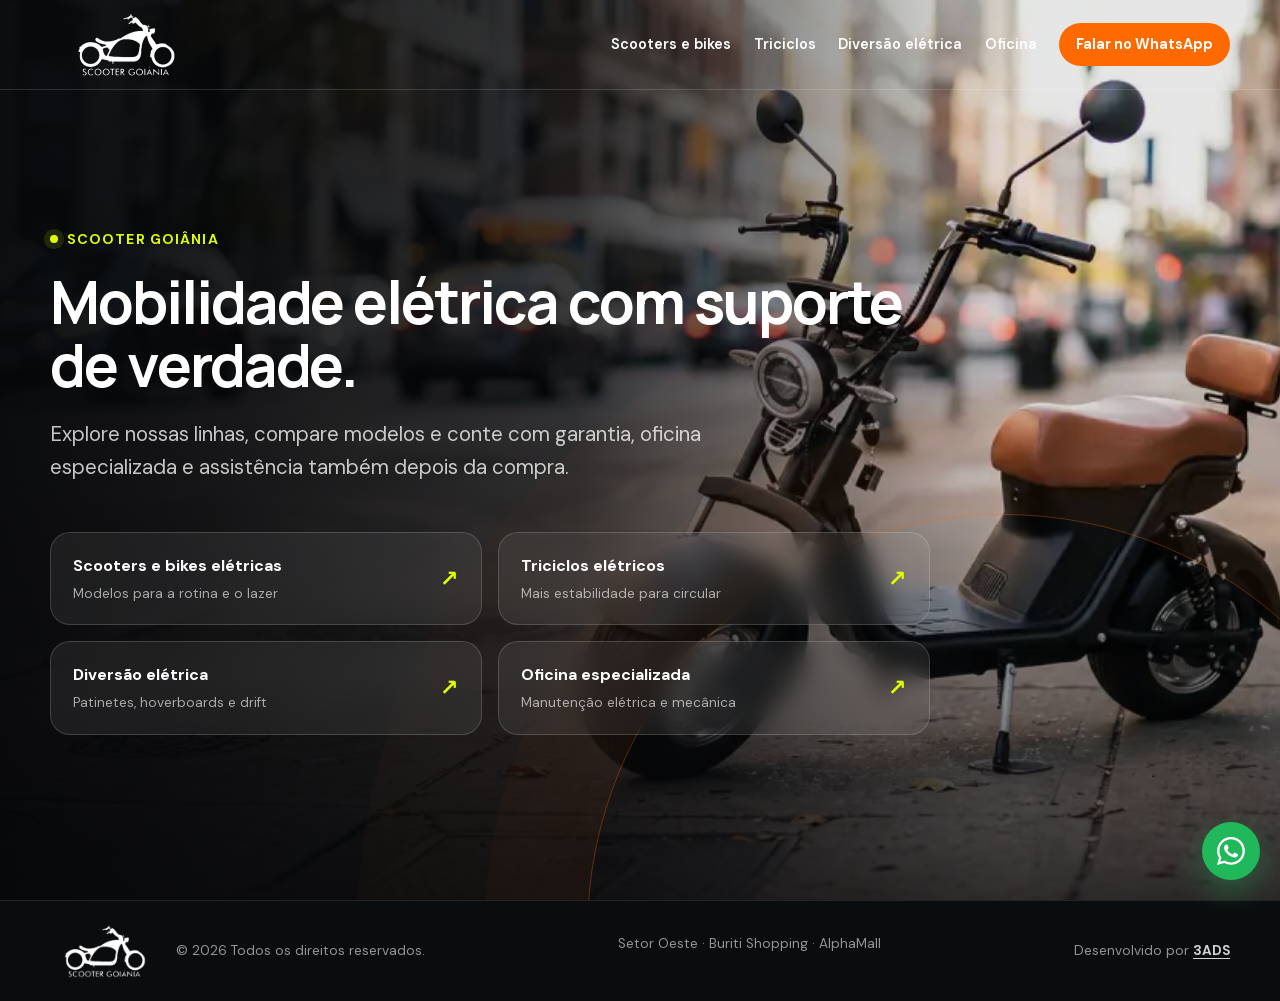
<file: index.html>
<!doctype html>
<html lang="pt-BR">
<head>
  <meta charset="utf-8">
  <meta name="viewport" content="width=device-width,initial-scale=1,viewport-fit=cover">
  <title>Scooter Goiânia | Scooters, Bikes, Triciclos e Patinetes Elétricos</title>
  <meta name="description" content="Scooters, bikes, triciclos, patinetes e hoverboards elétricos em Goiânia, com garantia e oficina própria. Lojas no Setor Oeste, Buriti Shopping e AlphaMall.">
  <link rel="canonical" href="https://lp.scootergoiania.com.br/">
  <meta name="robots" content="index, follow, max-image-preview:large, max-snippet:-1, max-video-preview:-1">
  <meta name="theme-color" content="#0b0c0e">
  <meta name="geo.region" content="BR-GO"><meta name="geo.placename" content="Goiânia">
  <meta property="og:type" content="website">
  <meta property="og:locale" content="pt_BR">
  <meta property="og:site_name" content="Scooter Goiânia">
  <meta property="og:title" content="Scooter Goiânia | Mobilidade elétrica com suporte de verdade">
  <meta property="og:description" content="Scooters, bikes, triciclos, patinetes e hoverboards elétricos em Goiânia, com garantia e oficina especializada.">
  <meta property="og:url" content="https://lp.scootergoiania.com.br/">
  <meta property="og:image" content="https://lp.scootergoiania.com.br/assets/images/og-home.jpg">
  <meta property="og:image:width" content="1200"><meta property="og:image:height" content="630">
  <meta property="og:image:alt" content="Loja e oficina da Scooter Goiânia">
  <meta name="twitter:card" content="summary_large_image">
  <meta name="twitter:title" content="Scooter Goiânia | Mobilidade elétrica com suporte de verdade">
  <meta name="twitter:description" content="Scooters, bikes, triciclos, patinetes e hoverboards elétricos em Goiânia, com garantia e oficina especializada.">
  <meta name="twitter:image" content="https://lp.scootergoiania.com.br/assets/images/og-home.jpg">
  <link rel="preload" href="assets/fonts/manrope-latin.woff2" as="font" type="font/woff2" crossorigin>
  <link rel="preload" href="assets/fonts/dm-sans-latin.woff2" as="font" type="font/woff2" crossorigin>
  <link rel="preload" as="image" href="assets/images/hero-scooters-oficina-v2-1280.webp" media="(max-width: 1280px)" fetchpriority="high">
  <link rel="preload" as="image" href="assets/images/hero-scooters-oficina-v2.webp" media="(min-width: 1281px)" fetchpriority="high">
  <link rel="stylesheet" href="assets/css/styles.css?v=4362d79c">
  <script src="assets/js/main.js?v=59f5c18a" defer></script>
  <link rel="icon" href="assets/images/favicon-48.png" sizes="48x48" type="image/png">
  <link rel="apple-touch-icon" href="assets/images/apple-touch-icon.png">
  <link rel="manifest" href="site.webmanifest">
  <!-- build:jsonld --><script type="application/ld+json">{"@context":"https://schema.org","@graph":[{"@type":["Store","Organization"],"@id":"https://lp.scootergoiania.com.br/#organizacao","name":"Scooter Goiânia","url":"https://lp.scootergoiania.com.br/","logo":{"@type":"ImageObject","url":"https://lp.scootergoiania.com.br/assets/images/icon-512.png","width":512,"height":512},"image":"https://lp.scootergoiania.com.br/assets/images/og-scooters.jpg","description":"Loja de veículos elétricos em Goiânia: scooters, bikes, triciclos, patinetes, hoverboards e triciclos drift, com garantia, suporte pós-venda e oficina especializada.","telephone":"+55 62 99988-1098","priceRange":"R$ 900 – R$ 13.900","currenciesAccepted":"BRL","address":{"@type":"PostalAddress","streetAddress":"Av. T-7, 310","addressLocality":"Goiânia","addressRegion":"GO","addressCountry":"BR"},"areaServed":[{"@type":"City","name":"Goiânia"},{"@type":"City","name":"Aparecida de Goiânia"}],"department":[{"@type":"Store","name":"Scooter Goiânia — Setor Oeste","address":{"@type":"PostalAddress","streetAddress":"Av. T-7, 310","addressLocality":"Goiânia","addressRegion":"GO","addressCountry":"BR"},"parentOrganization":{"@id":"https://lp.scootergoiania.com.br/#organizacao"}},{"@type":"Store","name":"Scooter Goiânia — Buriti Shopping","address":{"@type":"PostalAddress","streetAddress":"Av. José Leandro da Cruz","addressLocality":"Aparecida de Goiânia","addressRegion":"GO","postalCode":"74915-515","addressCountry":"BR"},"parentOrganization":{"@id":"https://lp.scootergoiania.com.br/#organizacao"}},{"@type":"Store","name":"Scooter Goiânia — AlphaMall","address":{"@type":"PostalAddress","streetAddress":"Av. Alphaville Flamboyant","addressLocality":"Goiânia","addressRegion":"GO","postalCode":"74884-527","addressCountry":"BR"},"parentOrganization":{"@id":"https://lp.scootergoiania.com.br/#organizacao"}}],"contactPoint":[{"@type":"ContactPoint","contactType":"sales","telephone":"+55 62 99988-1098","availableLanguage":"pt-BR","url":"https://wa.me/5562999881098"},{"@type":"ContactPoint","contactType":"technical support","name":"Oficina Scooter Goiânia","telephone":"+55 62 99672-1097","availableLanguage":"pt-BR","url":"https://wa.me/5562996721097"}],"knowsAbout":["Scooter elétrica","Bike elétrica","Triciclo elétrico","Patinete elétrico","Hoverboard","Manutenção de veículos elétricos","Bateria de lítio"]},{"@type":"WebSite","@id":"https://lp.scootergoiania.com.br/#website","url":"https://lp.scootergoiania.com.br/","name":"Scooter Goiânia","inLanguage":"pt-BR","publisher":{"@id":"https://lp.scootergoiania.com.br/#organizacao"}},{"@type":"BreadcrumbList","@id":"https://lp.scootergoiania.com.br/#breadcrumb","itemListElement":[{"@type":"ListItem","position":1,"name":"Início","item":"https://lp.scootergoiania.com.br/"}]},{"@type":"WebPage","@id":"https://lp.scootergoiania.com.br/#webpage","url":"https://lp.scootergoiania.com.br/","name":"Scooter Goiânia | Scooters, Bikes, Triciclos e Patinetes Elétricos","description":"Scooters, bikes, triciclos, patinetes e hoverboards elétricos em Goiânia, com garantia e oficina própria. Lojas no Setor Oeste, Buriti Shopping e AlphaMall.","inLanguage":"pt-BR","isPartOf":{"@id":"https://lp.scootergoiania.com.br/#website"},"about":{"@id":"https://lp.scootergoiania.com.br/#organizacao"},"breadcrumb":{"@id":"https://lp.scootergoiania.com.br/#breadcrumb"},"primaryImageOfPage":{"@type":"ImageObject","url":"https://lp.scootergoiania.com.br/assets/images/og-home.jpg","width":1200,"height":630},"dateModified":"2026-09-25"}]}</script><!-- /build:jsonld -->
  <!-- Microsoft Clarity -->
  <script type="text/javascript">
    (function(c,l,a,r,i,t,y){
        c[a]=c[a]||function(){(c[a].q=c[a].q||[]).push(arguments)};
        t=l.createElement(r);t.async=1;t.src="https://www.clarity.ms/tag/"+i;
        y=l.getElementsByTagName(r)[0];y.parentNode.insertBefore(t,y);
    })(window, document, "clarity", "script", "ynzn3acpq9");
  </script>
</head>
<body>
  <!-- Google Tag Manager (noscript) -->
  <noscript><iframe src="https://www.googletagmanager.com/ns.html?id=GTM-59HD4DQB" height="0" width="0" style="display:none;visibility:hidden" title="Google Tag Manager"></iframe></noscript>
  <!-- build:sprite --><svg class="icon-sprite" aria-hidden="true" focusable="false"><symbol id="i-arrow" viewBox="0 0 24 24"><path d="M5 12h14M13 6l6 6-6 6"/></symbol></svg><!-- /build:sprite -->
  <a class="skip-link" href="#conteudo">Pular para o conteúdo</a>
  <header class="site-header"><div class="container nav"><a class="brand" href="./" aria-label="Scooter Goiânia - página inicial"><img src="assets/images/logo-scooter-goiania-v2.webp" width="202" height="132" alt="Scooter Goiânia"></a><nav class="nav-links" aria-label="Principal"><a href="scooters-e-bikes/">Scooters e bikes</a><a href="triciclos/">Triciclos</a><a href="diversao-eletrica/">Diversão elétrica</a><a href="oficina/">Oficina</a><a href="https://wa.me/5562999881098?text=Ol%C3%A1!%20Gostaria%20de%20falar%20com%20a%20equipe%20da%20Scooter%20Goi%C3%A2nia." target="_blank" rel="noopener" class="btn btn-small" data-whatsapp>Falar no WhatsApp</a></nav></div></header>
  <main id="conteudo">
    <section class="hero hub-hero" style="--hero:url('../images/hero-scooters-oficina-v2.webp');--hero-mobile:url('../images/hero-scooters-oficina-mobile-v2.webp')"><div class="container"><div class="hero-copy"><p class="price-pill hero-reveal hero-reveal-label">Scooter Goiânia</p><h1>Mobilidade elétrica com suporte de verdade.</h1><p class="lead hero-reveal hero-reveal-copy">Explore nossas linhas, compare modelos e conte com garantia, oficina especializada e assistência também depois da compra.</p><nav class="hub-grid" aria-label="Linhas de produtos e serviços">
      <a class="hub-card hero-reveal hero-reveal-actions" href="scooters-e-bikes/"><div><strong>Scooters e bikes elétricas</strong><span>Modelos para a rotina e o lazer</span></div><b aria-hidden="true">↗</b></a>
      <a class="hub-card hero-reveal hero-reveal-actions" href="triciclos/"><div><strong>Triciclos elétricos</strong><span>Mais estabilidade para circular</span></div><b aria-hidden="true">↗</b></a>
      <a class="hub-card hero-reveal hero-reveal-actions" href="diversao-eletrica/"><div><strong>Diversão elétrica</strong><span>Patinetes, hoverboards e drift</span></div><b aria-hidden="true">↗</b></a>
      <a class="hub-card hero-reveal hero-reveal-actions" href="oficina/"><div><strong>Oficina especializada</strong><span>Manutenção elétrica e mecânica</span></div><b aria-hidden="true">↗</b></a>
    </nav></div></div></section>
  </main>
  <footer class="site-footer"><div class="container footer-inner"><div class="footer-brand"><img src="assets/images/logo-scooter-goiania-v2.webp" width="202" height="132" loading="lazy" decoding="async" alt="Scooter Goiânia"><span>© <span data-year>2026</span> Todos os direitos reservados.</span></div><p class="footer-links">Setor Oeste · Buriti Shopping · AlphaMall</p><p class="footer-credit">Desenvolvido por <a href="https://3ads.com.br/" target="_blank" rel="noopener">3ADS</a></p></div></footer>
  <a href="https://wa.me/5562999881098?text=Ol%C3%A1!%20Gostaria%20de%20falar%20com%20a%20equipe%20da%20Scooter%20Goi%C3%A2nia." target="_blank" rel="noopener" class="floating-whatsapp" data-whatsapp aria-label="Falar no WhatsApp"><!-- build:wa-icon --><svg viewBox="0 0 24 24" aria-hidden="true" focusable="false"><path fill="currentColor" fill-rule="evenodd" clip-rule="evenodd" d="M17.415 14.382C17.117 14.233 15.656 13.515 15.384 13.415C15.112 13.315 14.914 13.267 14.715 13.565C14.517 13.862 13.948 14.531 13.775 14.729C13.601 14.928 13.428 14.952 13.131 14.804C12.834 14.654 11.876 14.341 10.741 13.329C9.858 12.541 9.261 11.568 9.088 11.27C8.915 10.973 9.069 10.812 9.218 10.664C9.352 10.531 9.515 10.317 9.664 10.144C9.813 9.97103 9.862 9.84603 9.961 9.64703C10.061 9.44903 10.011 9.27603 9.936 9.12703C9.862 8.97803 9.268 7.51503 9.02 6.92003C8.779 6.34103 8.534 6.42003 8.352 6.41003C8.178 6.40203 7.98 6.40003 7.782 6.40003C7.584 6.40003 7.262 6.47403 6.99 6.77203C6.717 7.06903 5.95 7.78803 5.95 9.25103C5.95 10.713 7.014 12.126 7.163 12.325C7.312 12.524 9.258 15.525 12.239 16.812C12.949 17.118 13.502 17.301 13.933 17.437C14.645 17.664 15.293 17.632 15.805 17.555C16.375 17.47 17.563 16.836 17.811 16.142C18.059 15.448 18.058 14.853 17.984 14.729C17.91 14.605 17.712 14.531 17.414 14.382M11.992 21.785H11.988C10.2174 21.7854 8.47937 21.3094 6.956 20.407L6.596 20.193L2.854 21.175L3.853 17.527L3.618 17.153C2.62809 15.5774 2.10424 13.7538 2.107 11.893C2.109 6.44303 6.543 2.00903 11.996 2.00903C13.2948 2.00509 14.5814 2.25934 15.781 2.75702C16.9807 3.2547 18.0694 3.98587 18.984 4.90803C19.9045 5.82433 20.6341 6.91412 21.1305 8.11431C21.6269 9.3145 21.8803 10.6012 21.876 11.9C21.874 17.35 17.44 21.785 11.992 21.785ZM20.404 3.48803C19.3021 2.3793 17.9913 1.50013 16.5474 0.901413C15.1035 0.302696 13.5551 -0.0036753 11.992 3.32698e-05C5.438 3.32698e-05 0.102 5.33503 0.1 11.892C0.096774 13.9788 0.644198 16.0295 1.687 17.837L0 24L6.304 22.346C8.04817 23.2954 10.0022 23.7932 11.988 23.794H11.993C18.547 23.794 23.883 18.459 23.885 11.901C23.8899 10.3383 23.5848 8.79011 22.9875 7.34603C22.3902 5.90196 21.5124 4.59067 20.405 3.48803"/></svg><!-- /build:wa-icon --></a>
</body>
</html>
</file>
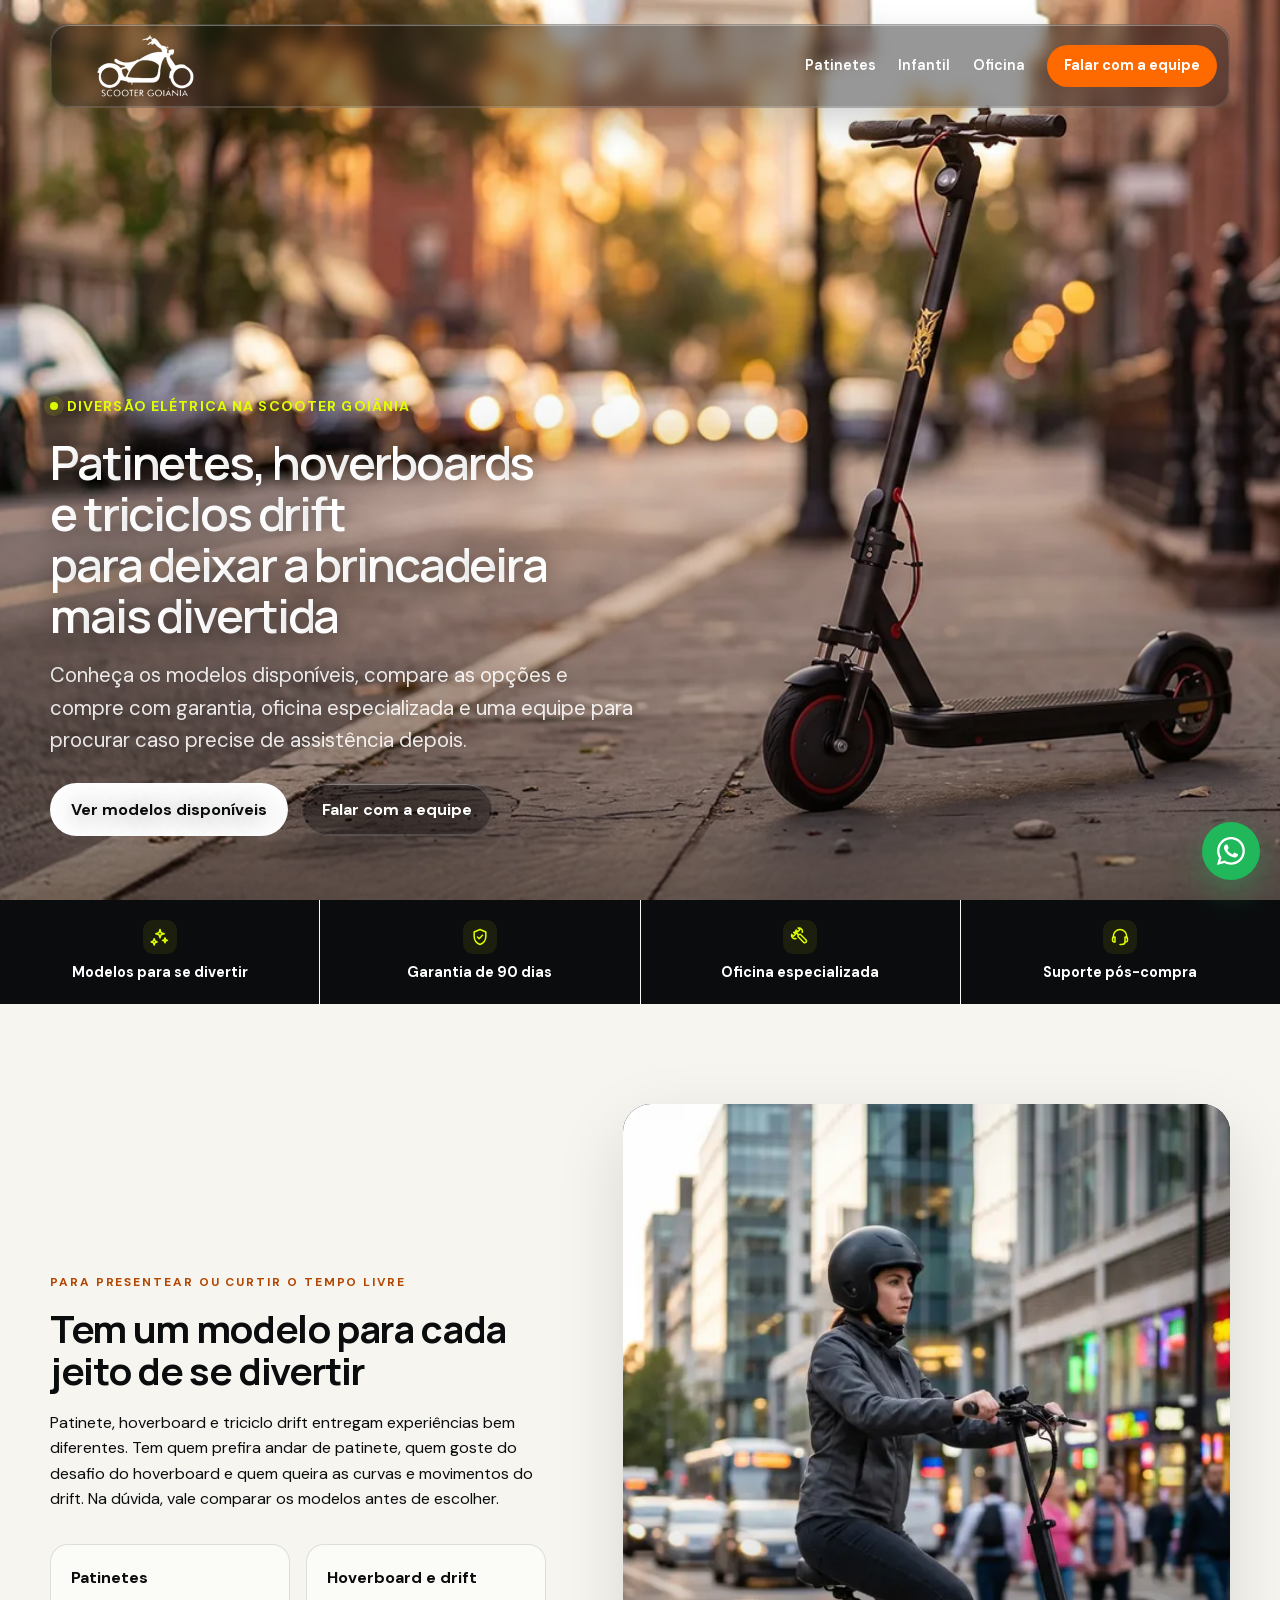
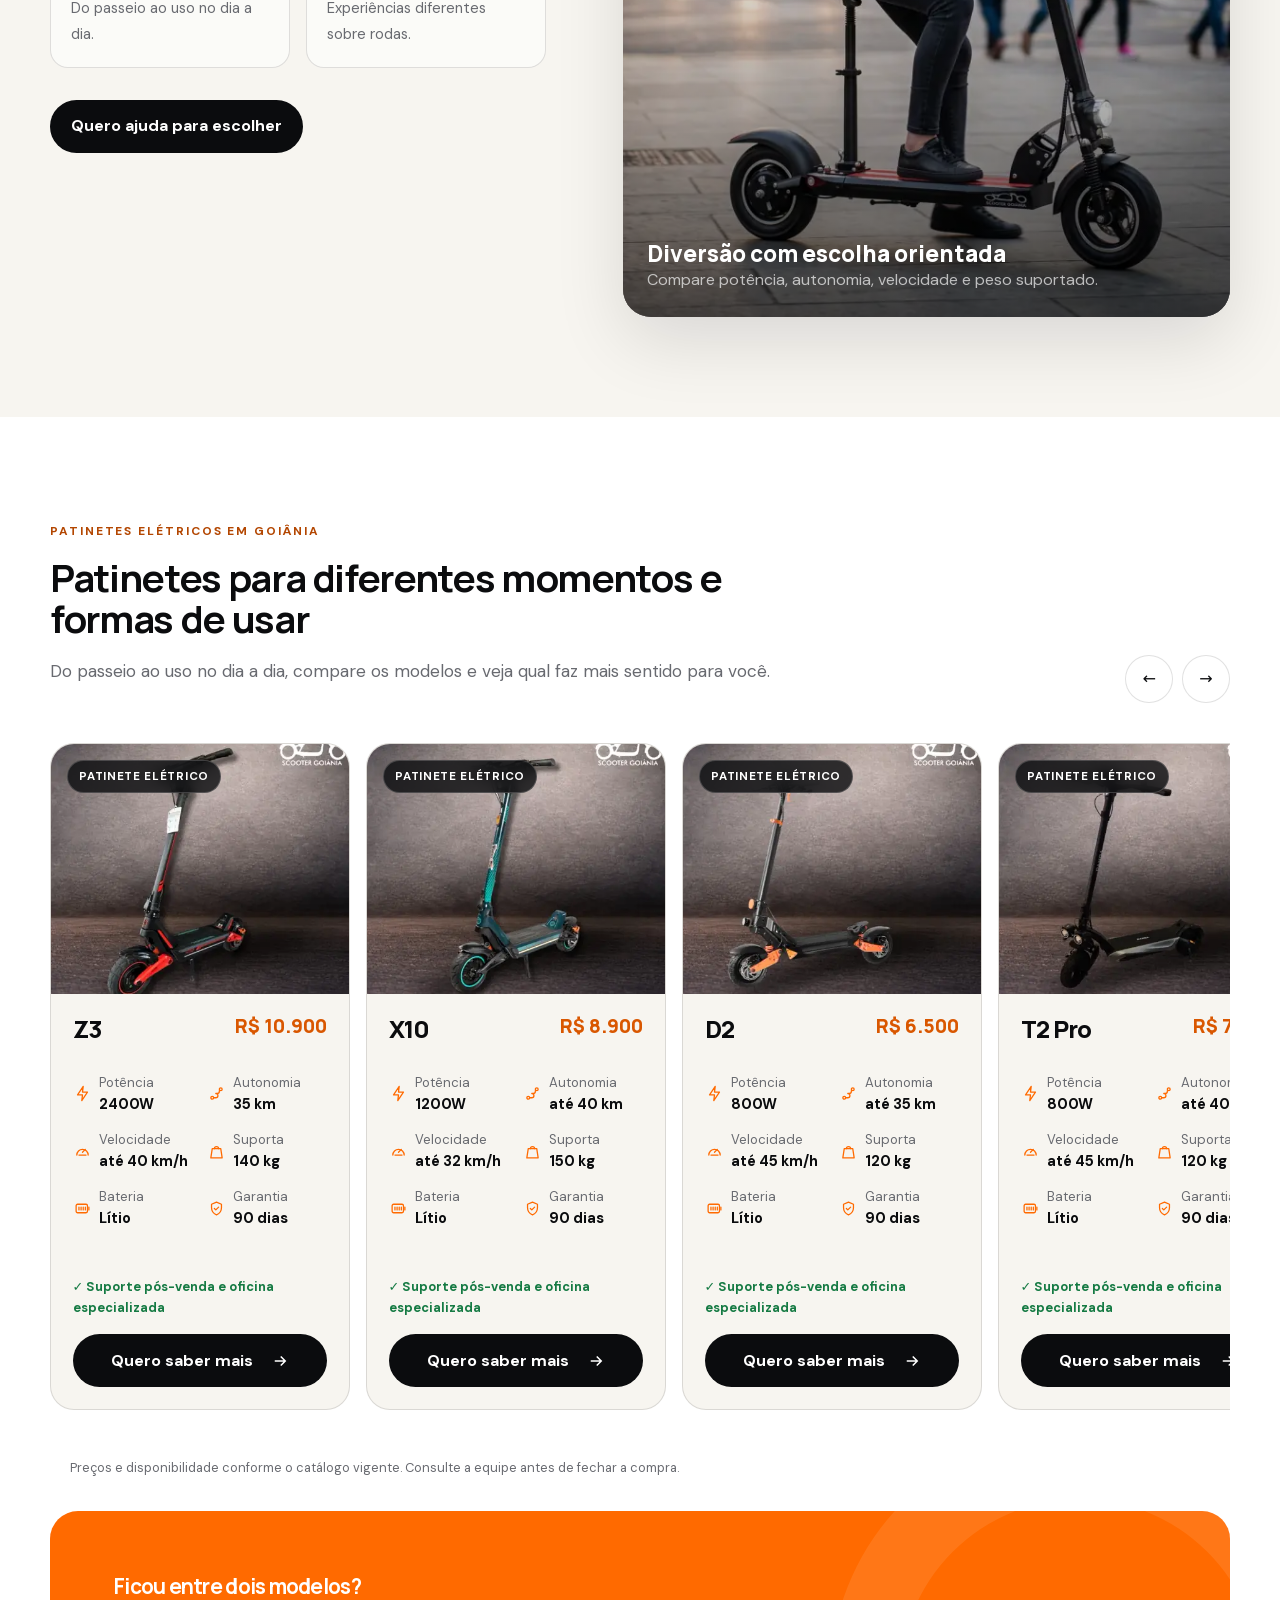
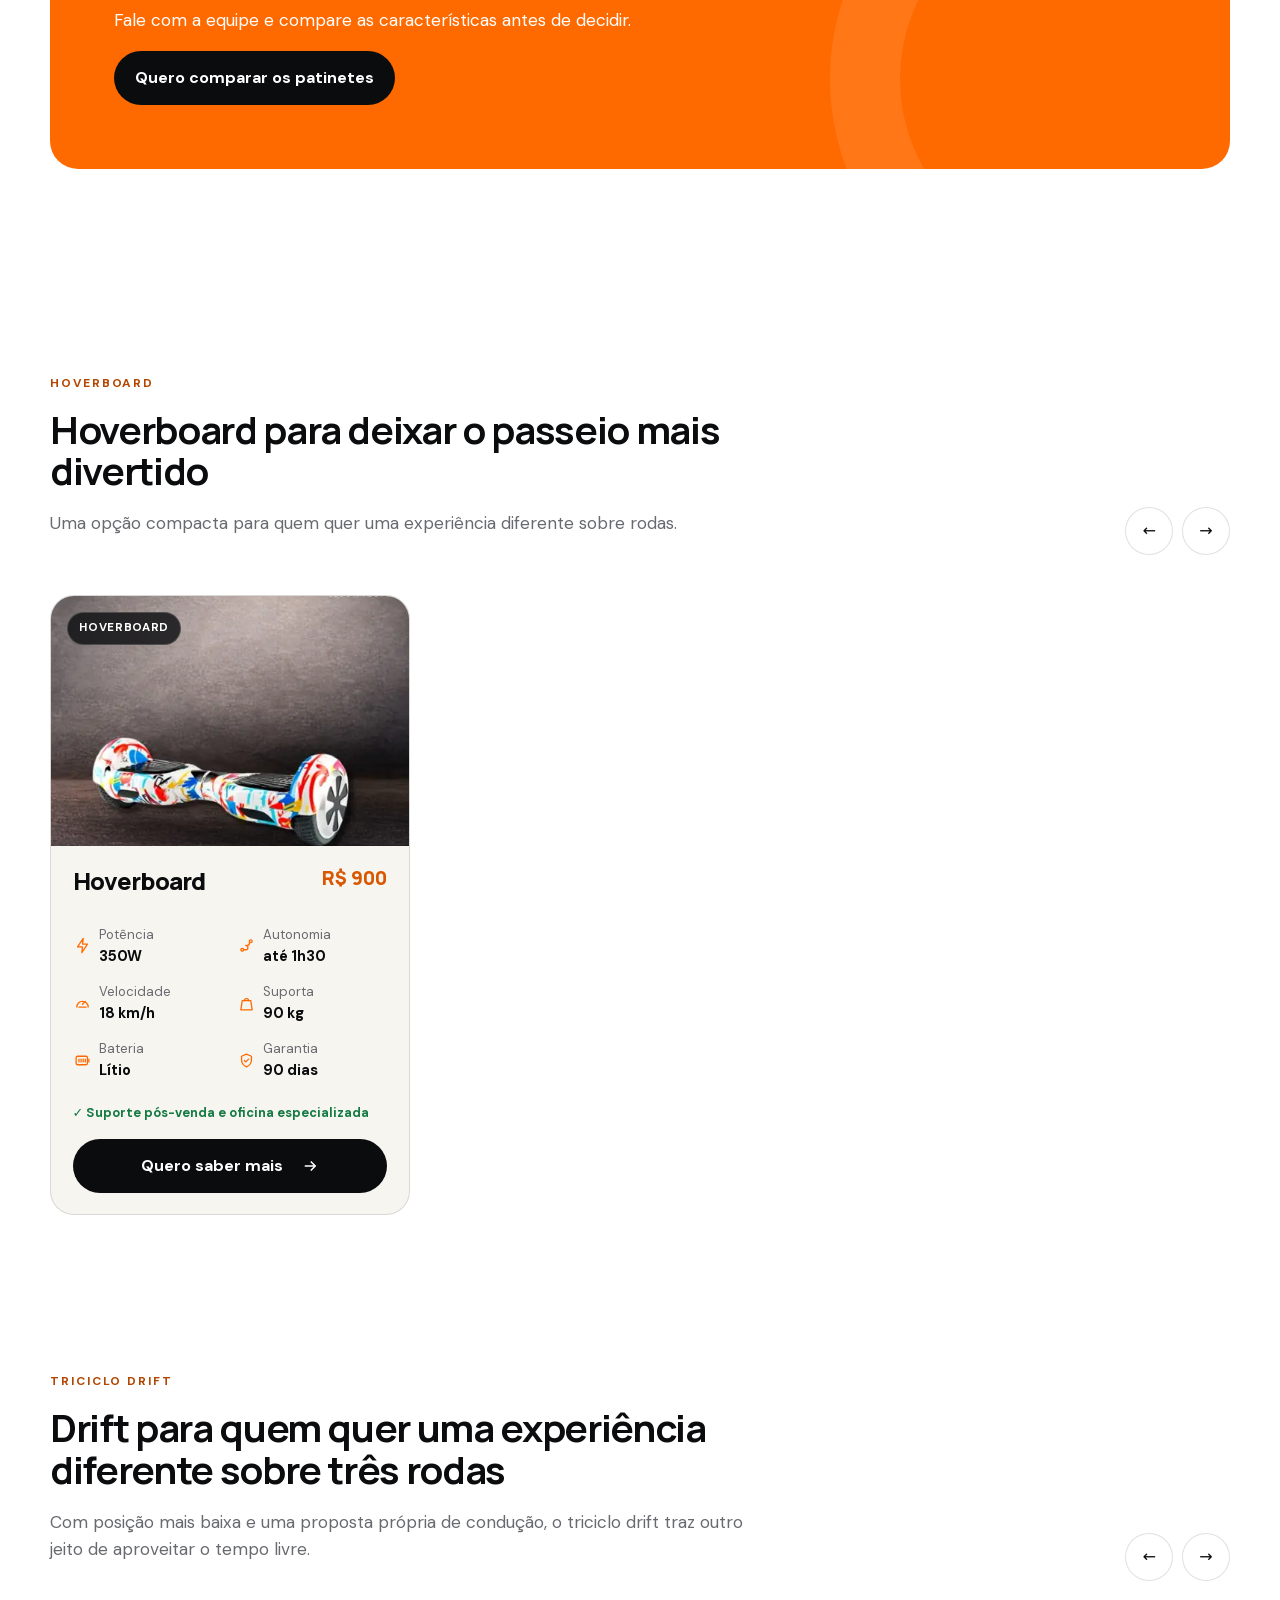
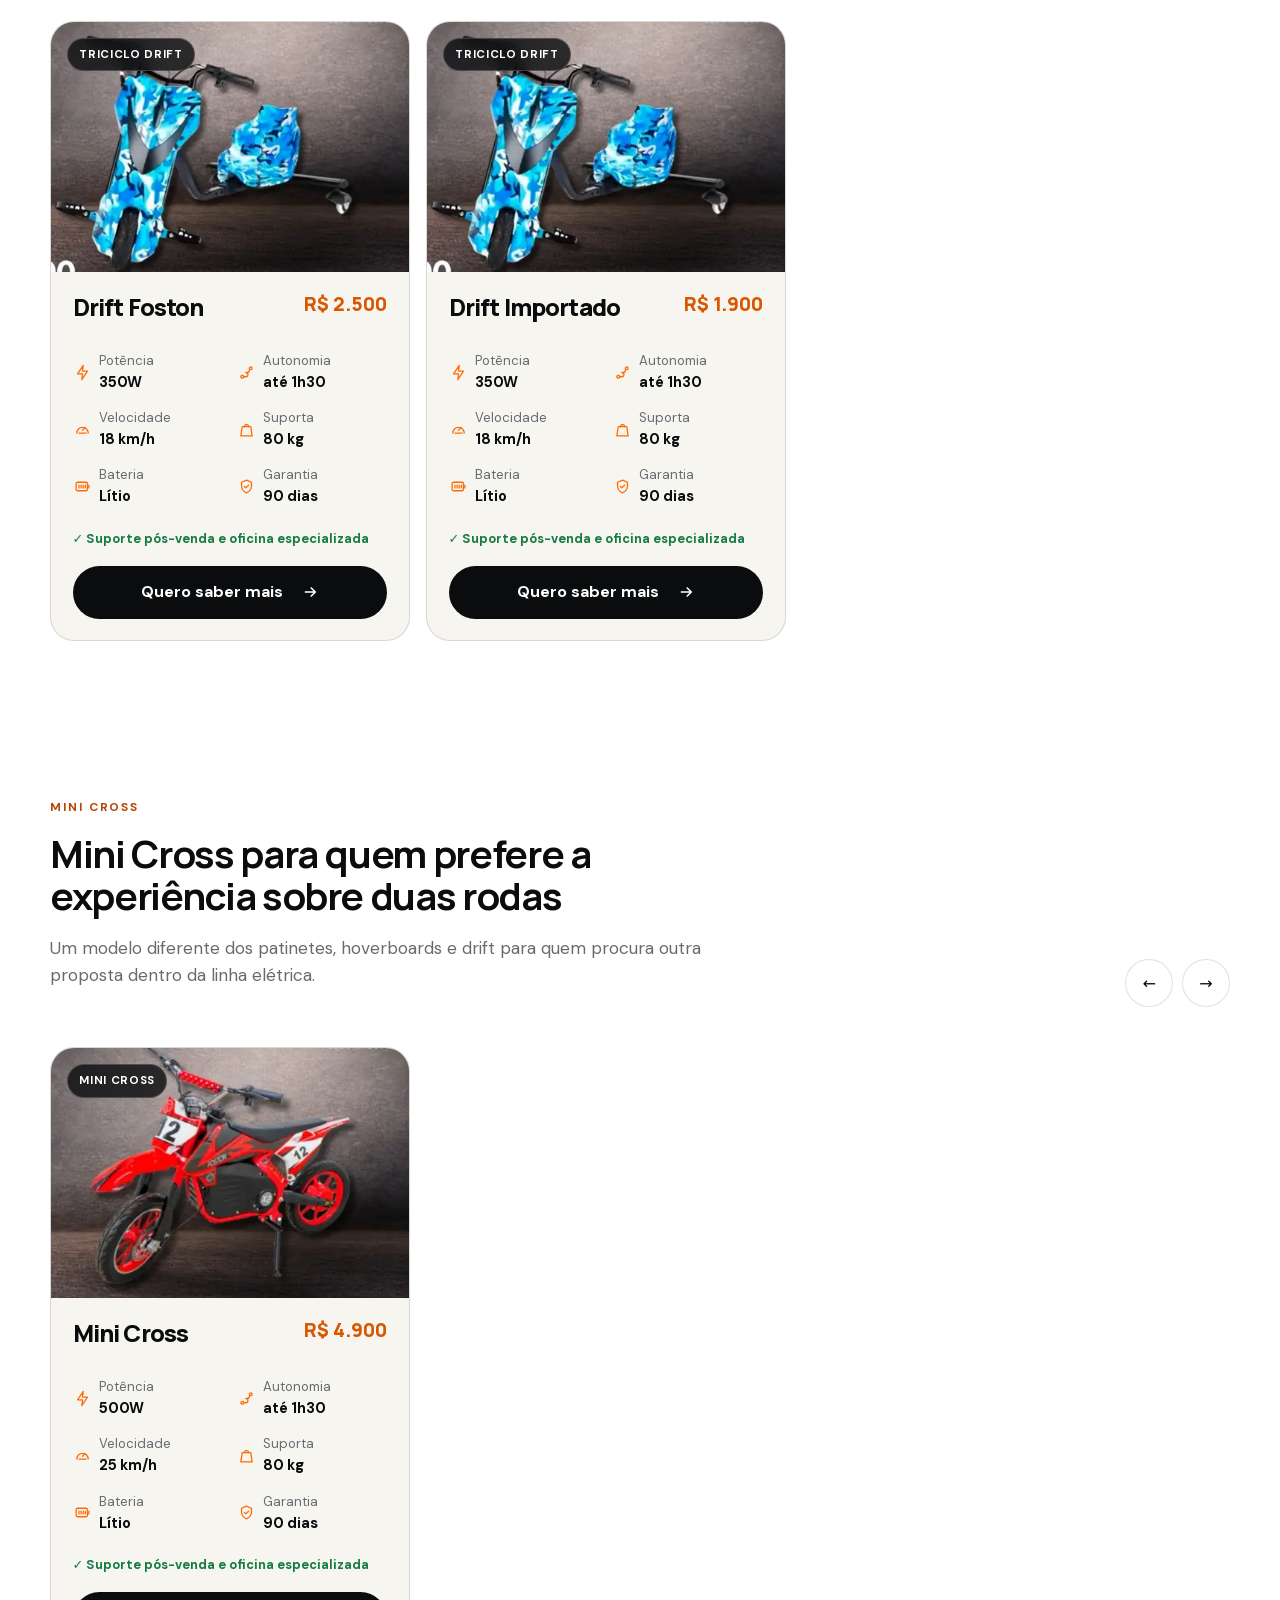
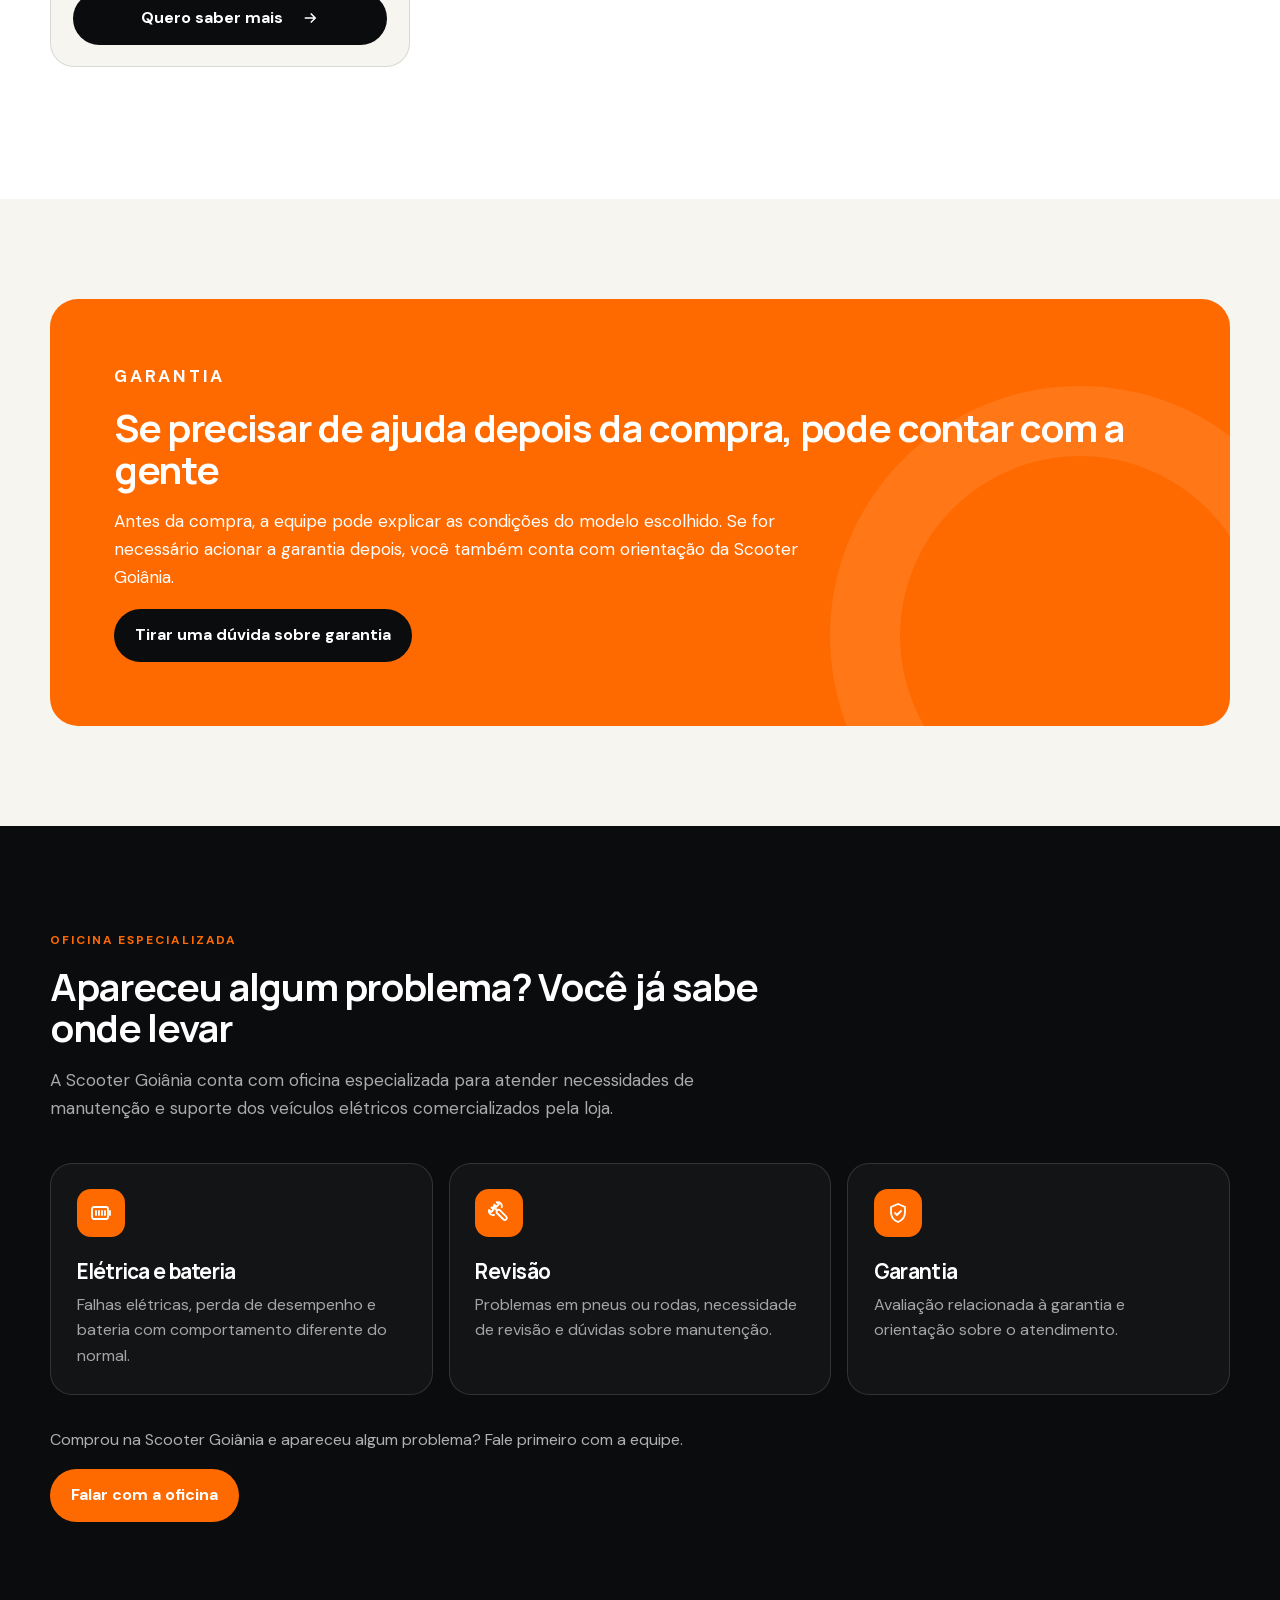
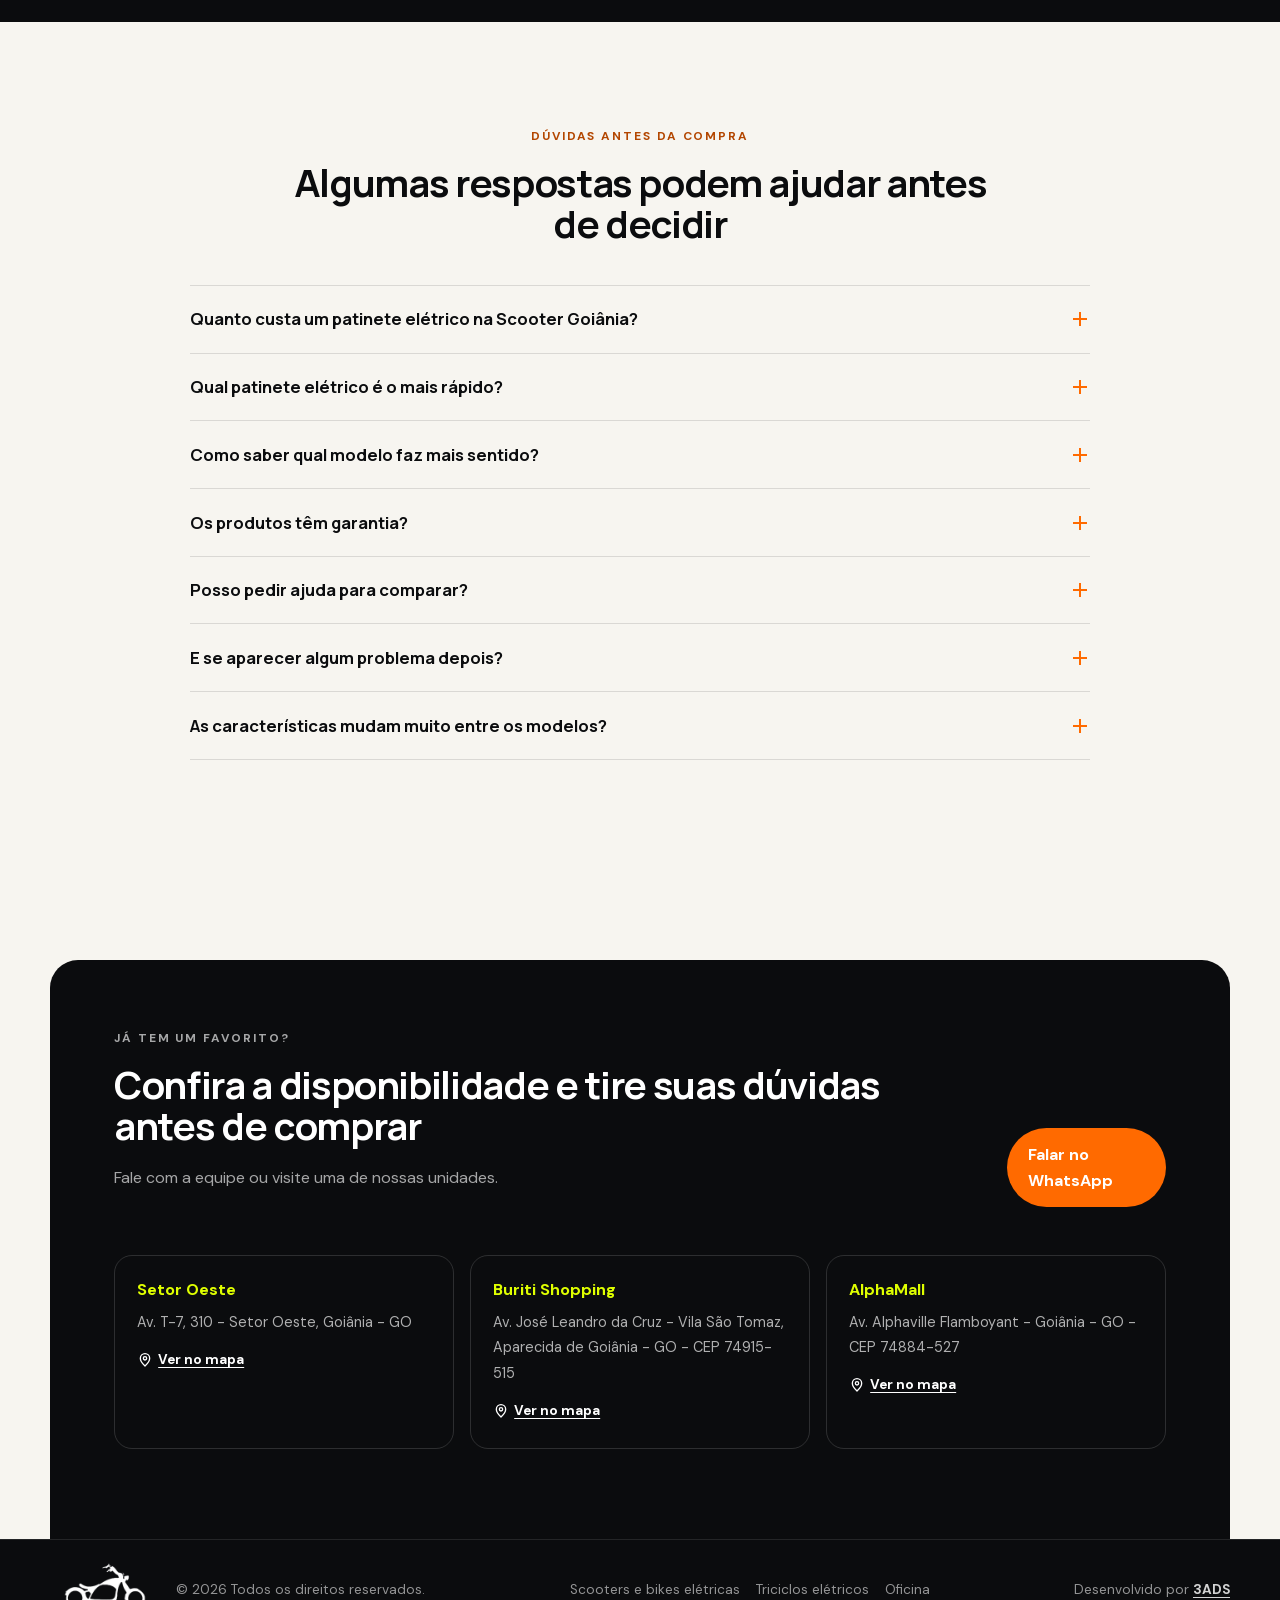
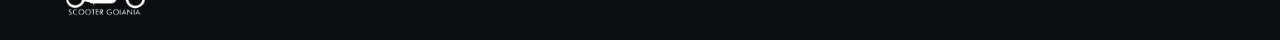
<file: diversao-eletrica/index.html>
<!doctype html>
<html lang="pt-BR">
<head>
  <meta charset="utf-8">
  <meta name="viewport" content="width=device-width,initial-scale=1,viewport-fit=cover">
  <title>Patinete Elétrico, Hoverboard e Drift em Goiânia | Scooter Goiânia</title>
  <meta name="description" content="Patinetes elétricos a partir de R$ 2.500, hoverboard, triciclo drift e Mini Cross em Goiânia. Compare potência, autonomia e velocidade, com garantia de 90 dias.">
  <link rel="canonical" href="https://lp.scootergoiania.com.br/diversao-eletrica/">
  <meta name="robots" content="index, follow, max-image-preview:large, max-snippet:-1, max-video-preview:-1">
  <meta name="theme-color" content="#0b0c0e">
  <meta name="geo.region" content="BR-GO"><meta name="geo.placename" content="Goiânia">
  <meta property="og:type" content="website">
  <meta property="og:locale" content="pt_BR">
  <meta property="og:site_name" content="Scooter Goiânia">
  <meta property="og:title" content="Patinete Elétrico, Hoverboard e Drift em Goiânia">
  <meta property="og:description" content="Patinetes elétricos, hoverboard, triciclo drift e Mini Cross com garantia, oficina especializada e suporte depois da compra.">
  <meta property="og:url" content="https://lp.scootergoiania.com.br/diversao-eletrica/">
  <meta property="og:image" content="https://lp.scootergoiania.com.br/assets/images/og-diversao.jpg">
  <meta property="og:image:width" content="1200"><meta property="og:image:height" content="630">
  <meta property="og:image:alt" content="Patinete elétrico da Scooter Goiânia">
  <meta name="twitter:card" content="summary_large_image">
  <meta name="twitter:title" content="Patinete Elétrico, Hoverboard e Drift em Goiânia">
  <meta name="twitter:description" content="Patinetes elétricos, hoverboard, triciclo drift e Mini Cross com garantia e oficina especializada.">
  <meta name="twitter:image" content="https://lp.scootergoiania.com.br/assets/images/og-diversao.jpg">
  <link rel="preload" href="../assets/fonts/manrope-latin.woff2" as="font" type="font/woff2" crossorigin>
  <link rel="preload" href="../assets/fonts/dm-sans-latin.woff2" as="font" type="font/woff2" crossorigin>
  <link rel="preload" as="image" href="../assets/images/hero-patinete-mobile-v2-720.webp" media="(max-width: 620px)" fetchpriority="high">
  <link rel="preload" as="image" href="../assets/images/hero-patinete-mobile-v2.webp" media="(min-width: 621px) and (max-width: 900px)" fetchpriority="high">
  <link rel="preload" as="image" href="../assets/images/hero-patinete-v2.webp" media="(min-width: 901px)" fetchpriority="high">
  <link rel="stylesheet" href="../assets/css/styles.css?v=4362d79c">
  <script src="../assets/js/main.js?v=59f5c18a" defer></script>
  <link rel="icon" href="../assets/images/favicon-48.png" sizes="48x48" type="image/png">
  <link rel="apple-touch-icon" href="../assets/images/apple-touch-icon.png">
  <link rel="manifest" href="../site.webmanifest">
  <!-- build:jsonld --><script type="application/ld+json">{"@context":"https://schema.org","@graph":[{"@type":["Store","Organization"],"@id":"https://lp.scootergoiania.com.br/#organizacao","name":"Scooter Goiânia","url":"https://lp.scootergoiania.com.br/","logo":{"@type":"ImageObject","url":"https://lp.scootergoiania.com.br/assets/images/icon-512.png","width":512,"height":512},"image":"https://lp.scootergoiania.com.br/assets/images/og-scooters.jpg","description":"Loja de veículos elétricos em Goiânia: scooters, bikes, triciclos, patinetes, hoverboards e triciclos drift, com garantia, suporte pós-venda e oficina especializada.","telephone":"+55 62 99988-1098","priceRange":"R$ 900 – R$ 13.900","currenciesAccepted":"BRL","address":{"@type":"PostalAddress","streetAddress":"Av. T-7, 310","addressLocality":"Goiânia","addressRegion":"GO","addressCountry":"BR"},"areaServed":[{"@type":"City","name":"Goiânia"},{"@type":"City","name":"Aparecida de Goiânia"}],"department":[{"@type":"Store","name":"Scooter Goiânia — Setor Oeste","address":{"@type":"PostalAddress","streetAddress":"Av. T-7, 310","addressLocality":"Goiânia","addressRegion":"GO","addressCountry":"BR"},"parentOrganization":{"@id":"https://lp.scootergoiania.com.br/#organizacao"}},{"@type":"Store","name":"Scooter Goiânia — Buriti Shopping","address":{"@type":"PostalAddress","streetAddress":"Av. José Leandro da Cruz","addressLocality":"Aparecida de Goiânia","addressRegion":"GO","postalCode":"74915-515","addressCountry":"BR"},"parentOrganization":{"@id":"https://lp.scootergoiania.com.br/#organizacao"}},{"@type":"Store","name":"Scooter Goiânia — AlphaMall","address":{"@type":"PostalAddress","streetAddress":"Av. Alphaville Flamboyant","addressLocality":"Goiânia","addressRegion":"GO","postalCode":"74884-527","addressCountry":"BR"},"parentOrganization":{"@id":"https://lp.scootergoiania.com.br/#organizacao"}}],"contactPoint":[{"@type":"ContactPoint","contactType":"sales","telephone":"+55 62 99988-1098","availableLanguage":"pt-BR","url":"https://wa.me/5562999881098"},{"@type":"ContactPoint","contactType":"technical support","name":"Oficina Scooter Goiânia","telephone":"+55 62 99672-1097","availableLanguage":"pt-BR","url":"https://wa.me/5562996721097"}],"knowsAbout":["Scooter elétrica","Bike elétrica","Triciclo elétrico","Patinete elétrico","Hoverboard","Manutenção de veículos elétricos","Bateria de lítio"]},{"@type":"WebSite","@id":"https://lp.scootergoiania.com.br/#website","url":"https://lp.scootergoiania.com.br/","name":"Scooter Goiânia","inLanguage":"pt-BR","publisher":{"@id":"https://lp.scootergoiania.com.br/#organizacao"}},{"@type":"BreadcrumbList","@id":"https://lp.scootergoiania.com.br/diversao-eletrica/#breadcrumb","itemListElement":[{"@type":"ListItem","position":1,"name":"Início","item":"https://lp.scootergoiania.com.br/"},{"@type":"ListItem","position":2,"name":"Patinetes, hoverboards e drift","item":"https://lp.scootergoiania.com.br/diversao-eletrica/"}]},{"@type":"CollectionPage","@id":"https://lp.scootergoiania.com.br/diversao-eletrica/#webpage","url":"https://lp.scootergoiania.com.br/diversao-eletrica/","name":"Patinete Elétrico, Hoverboard e Drift em Goiânia | Scooter Goiânia","description":"Patinetes elétricos a partir de R$ 2.500, hoverboard, triciclo drift e Mini Cross em Goiânia. Compare potência, autonomia e velocidade, com garantia de 90 dias.","inLanguage":"pt-BR","isPartOf":{"@id":"https://lp.scootergoiania.com.br/#website"},"about":{"@id":"https://lp.scootergoiania.com.br/#organizacao"},"breadcrumb":{"@id":"https://lp.scootergoiania.com.br/diversao-eletrica/#breadcrumb"},"primaryImageOfPage":{"@type":"ImageObject","url":"https://lp.scootergoiania.com.br/assets/images/og-diversao.jpg","width":1200,"height":630},"dateModified":"2026-09-25"},{"@type":"ItemList","@id":"https://lp.scootergoiania.com.br/diversao-eletrica/#modelos","name":"Patinetes, hoverboards e drift","numberOfItems":14,"itemListElement":[{"@type":"ListItem","position":1,"item":{"@type":"Product","name":"Patinete elétrico Z3","sku":"z3","category":"Patinete elétrico","image":"https://lp.scootergoiania.com.br/assets/images/products/z3.webp","description":"Patinete elétrico Z3 com motor de 2400W, autonomia de 35 km, velocidade de até 40 km/h, capacidade de 140 kg, bateria de lítio e garantia de 90 dias.","additionalProperty":[{"@type":"PropertyValue","name":"Potência","value":"2400W"},{"@type":"PropertyValue","name":"Autonomia","value":"35 km"},{"@type":"PropertyValue","name":"Velocidade máxima","value":"até 40 km/h"},{"@type":"PropertyValue","name":"Peso suportado","value":"140 kg"},{"@type":"PropertyValue","name":"Bateria","value":"Lítio"},{"@type":"PropertyValue","name":"Garantia","value":"90 dias"}],"offers":{"@type":"Offer","price":"10900.00","priceCurrency":"BRL","url":"https://lp.scootergoiania.com.br/diversao-eletrica/#modelo-z3","seller":{"@id":"https://lp.scootergoiania.com.br/#organizacao"},"itemCondition":"https://schema.org/NewCondition"}}},{"@type":"ListItem","position":2,"item":{"@type":"Product","name":"Patinete elétrico X10","sku":"x10","category":"Patinete elétrico","image":"https://lp.scootergoiania.com.br/assets/images/products/x10.webp","description":"Patinete elétrico X10 com motor de 1200W, autonomia de até 40 km, velocidade de até 32 km/h, capacidade de 150 kg, bateria de lítio e garantia de 90 dias.","additionalProperty":[{"@type":"PropertyValue","name":"Potência","value":"1200W"},{"@type":"PropertyValue","name":"Autonomia","value":"até 40 km"},{"@type":"PropertyValue","name":"Velocidade máxima","value":"até 32 km/h"},{"@type":"PropertyValue","name":"Peso suportado","value":"150 kg"},{"@type":"PropertyValue","name":"Bateria","value":"Lítio"},{"@type":"PropertyValue","name":"Garantia","value":"90 dias"}],"offers":{"@type":"Offer","price":"8900.00","priceCurrency":"BRL","url":"https://lp.scootergoiania.com.br/diversao-eletrica/#modelo-x10","seller":{"@id":"https://lp.scootergoiania.com.br/#organizacao"},"itemCondition":"https://schema.org/NewCondition"}}},{"@type":"ListItem","position":3,"item":{"@type":"Product","name":"Patinete elétrico D2","sku":"d2","category":"Patinete elétrico","image":"https://lp.scootergoiania.com.br/assets/images/products/d2.webp","description":"Patinete elétrico D2 com motor de 800W, autonomia de até 35 km, velocidade de até 45 km/h, capacidade de 120 kg, bateria de lítio e garantia de 90 dias.","additionalProperty":[{"@type":"PropertyValue","name":"Potência","value":"800W"},{"@type":"PropertyValue","name":"Autonomia","value":"até 35 km"},{"@type":"PropertyValue","name":"Velocidade máxima","value":"até 45 km/h"},{"@type":"PropertyValue","name":"Peso suportado","value":"120 kg"},{"@type":"PropertyValue","name":"Bateria","value":"Lítio"},{"@type":"PropertyValue","name":"Garantia","value":"90 dias"}],"offers":{"@type":"Offer","price":"6500.00","priceCurrency":"BRL","url":"https://lp.scootergoiania.com.br/diversao-eletrica/#modelo-d2","seller":{"@id":"https://lp.scootergoiania.com.br/#organizacao"},"itemCondition":"https://schema.org/NewCondition"}}},{"@type":"ListItem","position":4,"item":{"@type":"Product","name":"Patinete elétrico T2 Pro","sku":"t2-pro","category":"Patinete elétrico","image":"https://lp.scootergoiania.com.br/assets/images/products/t2-pro.webp","description":"Patinete elétrico T2 Pro com motor de 800W, autonomia de até 40 km, velocidade de até 45 km/h, capacidade de 120 kg, bateria de lítio e garantia de 90 dias.","additionalProperty":[{"@type":"PropertyValue","name":"Potência","value":"800W"},{"@type":"PropertyValue","name":"Autonomia","value":"até 40 km"},{"@type":"PropertyValue","name":"Velocidade máxima","value":"até 45 km/h"},{"@type":"PropertyValue","name":"Peso suportado","value":"120 kg"},{"@type":"PropertyValue","name":"Bateria","value":"Lítio"},{"@type":"PropertyValue","name":"Garantia","value":"90 dias"}],"offers":{"@type":"Offer","price":"7000.00","priceCurrency":"BRL","url":"https://lp.scootergoiania.com.br/diversao-eletrica/#modelo-t2-pro","seller":{"@id":"https://lp.scootergoiania.com.br/#organizacao"},"itemCondition":"https://schema.org/NewCondition"}}},{"@type":"ListItem","position":5,"item":{"@type":"Product","name":"Patinete elétrico S9 Pro","sku":"s9-pro","category":"Patinete elétrico","image":"https://lp.scootergoiania.com.br/assets/images/products/s9-pro.webp","description":"Patinete elétrico S9 Pro com motor de 300W, autonomia de 30 km, velocidade de 25 km/h, capacidade de 100 kg, bateria de lítio e garantia de 90 dias.","additionalProperty":[{"@type":"PropertyValue","name":"Potência","value":"300W"},{"@type":"PropertyValue","name":"Autonomia","value":"30 km"},{"@type":"PropertyValue","name":"Velocidade máxima","value":"25 km/h"},{"@type":"PropertyValue","name":"Peso suportado","value":"100 kg"},{"@type":"PropertyValue","name":"Bateria","value":"Lítio"},{"@type":"PropertyValue","name":"Garantia","value":"90 dias"}],"offers":{"@type":"Offer","price":"3200.00","priceCurrency":"BRL","url":"https://lp.scootergoiania.com.br/diversao-eletrica/#modelo-s9-pro","seller":{"@id":"https://lp.scootergoiania.com.br/#organizacao"},"itemCondition":"https://schema.org/NewCondition"}}},{"@type":"ListItem","position":6,"item":{"@type":"Product","name":"Patinete elétrico S9","sku":"s9","category":"Patinete elétrico","image":"https://lp.scootergoiania.com.br/assets/images/products/s9.webp","description":"Patinete elétrico S9 com motor de 300W, autonomia de 20 km, velocidade de 25 km/h, capacidade de 100 kg, bateria de lítio e garantia de 90 dias.","additionalProperty":[{"@type":"PropertyValue","name":"Potência","value":"300W"},{"@type":"PropertyValue","name":"Autonomia","value":"20 km"},{"@type":"PropertyValue","name":"Velocidade máxima","value":"25 km/h"},{"@type":"PropertyValue","name":"Peso suportado","value":"100 kg"},{"@type":"PropertyValue","name":"Bateria","value":"Lítio"},{"@type":"PropertyValue","name":"Garantia","value":"90 dias"}],"offers":{"@type":"Offer","price":"2900.00","priceCurrency":"BRL","url":"https://lp.scootergoiania.com.br/diversao-eletrica/#modelo-s9","seller":{"@id":"https://lp.scootergoiania.com.br/#organizacao"},"itemCondition":"https://schema.org/NewCondition"}}},{"@type":"ListItem","position":7,"item":{"@type":"Product","name":"Patinete elétrico M365 sem banco","sku":"m365","category":"Patinete elétrico","image":"https://lp.scootergoiania.com.br/assets/images/products/m365.webp","description":"Patinete elétrico M365 sem banco com motor de 350W, autonomia de até 20 km, velocidade de 20 km/h, capacidade de 120 kg, bateria de lítio e garantia de 90 dias.","additionalProperty":[{"@type":"PropertyValue","name":"Potência","value":"350W"},{"@type":"PropertyValue","name":"Autonomia","value":"até 20 km"},{"@type":"PropertyValue","name":"Velocidade máxima","value":"20 km/h"},{"@type":"PropertyValue","name":"Peso suportado","value":"120 kg"},{"@type":"PropertyValue","name":"Bateria","value":"Lítio"},{"@type":"PropertyValue","name":"Garantia","value":"90 dias"}],"offers":{"@type":"Offer","price":"2500.00","priceCurrency":"BRL","url":"https://lp.scootergoiania.com.br/diversao-eletrica/#modelo-m365","seller":{"@id":"https://lp.scootergoiania.com.br/#organizacao"},"itemCondition":"https://schema.org/NewCondition"}}},{"@type":"ListItem","position":8,"item":{"@type":"Product","name":"Patinete elétrico M365 com banco","sku":"m365-banco","category":"Patinete elétrico","image":"https://lp.scootergoiania.com.br/assets/images/products/m365-banco.webp","description":"Patinete elétrico M365 com banco com motor de 350W, autonomia de até 20 km, velocidade de 20 km/h, capacidade de 120 kg, bateria de lítio e garantia de 90 dias.","additionalProperty":[{"@type":"PropertyValue","name":"Potência","value":"350W"},{"@type":"PropertyValue","name":"Autonomia","value":"até 20 km"},{"@type":"PropertyValue","name":"Velocidade máxima","value":"20 km/h"},{"@type":"PropertyValue","name":"Peso suportado","value":"120 kg"},{"@type":"PropertyValue","name":"Bateria","value":"Lítio"},{"@type":"PropertyValue","name":"Garantia","value":"90 dias"}],"offers":{"@type":"Offer","price":"2700.00","priceCurrency":"BRL","url":"https://lp.scootergoiania.com.br/diversao-eletrica/#modelo-m365-banco","seller":{"@id":"https://lp.scootergoiania.com.br/#organizacao"},"itemCondition":"https://schema.org/NewCondition"}}},{"@type":"ListItem","position":9,"item":{"@type":"Product","name":"Patinete elétrico T10","sku":"t10","category":"Patinete elétrico","image":"https://lp.scootergoiania.com.br/assets/images/products/t10.webp","description":"Patinete elétrico T10 com motor de 800W, autonomia de 35 km, velocidade de até 40 km/h, capacidade de 120 kg, bateria de lítio e garantia de 90 dias.","additionalProperty":[{"@type":"PropertyValue","name":"Potência","value":"800W"},{"@type":"PropertyValue","name":"Autonomia","value":"35 km"},{"@type":"PropertyValue","name":"Velocidade máxima","value":"até 40 km/h"},{"@type":"PropertyValue","name":"Peso suportado","value":"120 kg"},{"@type":"PropertyValue","name":"Bateria","value":"Lítio"},{"@type":"PropertyValue","name":"Garantia","value":"90 dias"}],"offers":{"@type":"Offer","price":"4900.00","priceCurrency":"BRL","url":"https://lp.scootergoiania.com.br/diversao-eletrica/#modelo-t10","seller":{"@id":"https://lp.scootergoiania.com.br/#organizacao"},"itemCondition":"https://schema.org/NewCondition"}}},{"@type":"ListItem","position":10,"item":{"@type":"Product","name":"Patinete elétrico T11","sku":"t11","category":"Patinete elétrico","image":"https://lp.scootergoiania.com.br/assets/images/products/t11.webp","description":"Patinete elétrico T11 com motor de 800W, autonomia de 35 km, velocidade de até 40 km/h, capacidade de 120 kg, bateria de lítio e garantia de 90 dias.","additionalProperty":[{"@type":"PropertyValue","name":"Potência","value":"800W"},{"@type":"PropertyValue","name":"Autonomia","value":"35 km"},{"@type":"PropertyValue","name":"Velocidade máxima","value":"até 40 km/h"},{"@type":"PropertyValue","name":"Peso suportado","value":"120 kg"},{"@type":"PropertyValue","name":"Bateria","value":"Lítio"},{"@type":"PropertyValue","name":"Garantia","value":"90 dias"}],"offers":{"@type":"Offer","price":"4900.00","priceCurrency":"BRL","url":"https://lp.scootergoiania.com.br/diversao-eletrica/#modelo-t11","seller":{"@id":"https://lp.scootergoiania.com.br/#organizacao"},"itemCondition":"https://schema.org/NewCondition"}}},{"@type":"ListItem","position":11,"item":{"@type":"Product","name":"Hoverboard Hoverboard","sku":"hoverboard","category":"Hoverboard","image":"https://lp.scootergoiania.com.br/assets/images/products/hoverboard.webp","description":"Hoverboard Hoverboard com motor de 350W, autonomia de até 1h30, velocidade de 18 km/h, capacidade de 90 kg, bateria de lítio e garantia de 90 dias.","additionalProperty":[{"@type":"PropertyValue","name":"Potência","value":"350W"},{"@type":"PropertyValue","name":"Autonomia","value":"até 1h30"},{"@type":"PropertyValue","name":"Velocidade máxima","value":"18 km/h"},{"@type":"PropertyValue","name":"Peso suportado","value":"90 kg"},{"@type":"PropertyValue","name":"Bateria","value":"Lítio"},{"@type":"PropertyValue","name":"Garantia","value":"90 dias"}],"offers":{"@type":"Offer","price":"900.00","priceCurrency":"BRL","url":"https://lp.scootergoiania.com.br/diversao-eletrica/#modelo-hoverboard","seller":{"@id":"https://lp.scootergoiania.com.br/#organizacao"},"itemCondition":"https://schema.org/NewCondition"}}},{"@type":"ListItem","position":12,"item":{"@type":"Product","name":"Triciclo drift Drift Foston","sku":"drift","category":"Triciclo drift","image":"https://lp.scootergoiania.com.br/assets/images/products/drift.webp","description":"Triciclo drift Drift Foston com motor de 350W, autonomia de até 1h30, velocidade de 18 km/h, capacidade de 80 kg, bateria de lítio e garantia de 90 dias.","additionalProperty":[{"@type":"PropertyValue","name":"Potência","value":"350W"},{"@type":"PropertyValue","name":"Autonomia","value":"até 1h30"},{"@type":"PropertyValue","name":"Velocidade máxima","value":"18 km/h"},{"@type":"PropertyValue","name":"Peso suportado","value":"80 kg"},{"@type":"PropertyValue","name":"Bateria","value":"Lítio"},{"@type":"PropertyValue","name":"Garantia","value":"90 dias"}],"offers":{"@type":"Offer","price":"2500.00","priceCurrency":"BRL","url":"https://lp.scootergoiania.com.br/diversao-eletrica/#modelo-drift","seller":{"@id":"https://lp.scootergoiania.com.br/#organizacao"},"itemCondition":"https://schema.org/NewCondition"}}},{"@type":"ListItem","position":13,"item":{"@type":"Product","name":"Triciclo drift Drift Importado","sku":"drift-importado","category":"Triciclo drift","image":"https://lp.scootergoiania.com.br/assets/images/products/drift.webp","description":"Triciclo drift Drift Importado com motor de 350W, autonomia de até 1h30, velocidade de 18 km/h, capacidade de 80 kg, bateria de lítio e garantia de 90 dias.","additionalProperty":[{"@type":"PropertyValue","name":"Potência","value":"350W"},{"@type":"PropertyValue","name":"Autonomia","value":"até 1h30"},{"@type":"PropertyValue","name":"Velocidade máxima","value":"18 km/h"},{"@type":"PropertyValue","name":"Peso suportado","value":"80 kg"},{"@type":"PropertyValue","name":"Bateria","value":"Lítio"},{"@type":"PropertyValue","name":"Garantia","value":"90 dias"}],"offers":{"@type":"Offer","price":"1900.00","priceCurrency":"BRL","url":"https://lp.scootergoiania.com.br/diversao-eletrica/#modelo-drift-importado","seller":{"@id":"https://lp.scootergoiania.com.br/#organizacao"},"itemCondition":"https://schema.org/NewCondition"}}},{"@type":"ListItem","position":14,"item":{"@type":"Product","name":"Mini Cross Mini Cross","sku":"mini-cross","category":"Mini Cross","image":"https://lp.scootergoiania.com.br/assets/images/products/mini-cross.webp","description":"Mini Cross Mini Cross com motor de 500W, autonomia de até 1h30, velocidade de 25 km/h, capacidade de 80 kg, bateria de lítio e garantia de 90 dias.","additionalProperty":[{"@type":"PropertyValue","name":"Potência","value":"500W"},{"@type":"PropertyValue","name":"Autonomia","value":"até 1h30"},{"@type":"PropertyValue","name":"Velocidade máxima","value":"25 km/h"},{"@type":"PropertyValue","name":"Peso suportado","value":"80 kg"},{"@type":"PropertyValue","name":"Bateria","value":"Lítio"},{"@type":"PropertyValue","name":"Garantia","value":"90 dias"}],"offers":{"@type":"Offer","price":"4900.00","priceCurrency":"BRL","url":"https://lp.scootergoiania.com.br/diversao-eletrica/#modelo-mini-cross","seller":{"@id":"https://lp.scootergoiania.com.br/#organizacao"},"itemCondition":"https://schema.org/NewCondition"}}}]},{"@type":"FAQPage","@id":"https://lp.scootergoiania.com.br/diversao-eletrica/#faq","mainEntity":[{"@type":"Question","name":"Quanto custa um patinete elétrico na Scooter Goiânia?","acceptedAnswer":{"@type":"Answer","text":"No catálogo atual, os patinetes elétricos vão de R$ 2.500 (M365 sem banco) a R$ 10.900 (Z3, com 2400W). O hoverboard custa R$ 900 e os triciclos drift partem de R$ 1.900. Confirme valores e disponibilidade com a equipe."}},{"@type":"Question","name":"Qual patinete elétrico é o mais rápido?","acceptedAnswer":{"@type":"Answer","text":"Os modelos D2 e T2 Pro informam até 45 km/h. O Z3, com motor de 2400W, chega a até 40 km/h."}},{"@type":"Question","name":"Como saber qual modelo faz mais sentido?","acceptedAnswer":{"@type":"Answer","text":"Compare o tipo de produto, peso suportado, autonomia, velocidade e as características informadas na ficha."}},{"@type":"Question","name":"Os produtos têm garantia?","acceptedAnswer":{"@type":"Answer","text":"Sim. Os modelos desta página informam garantia de 90 dias."}},{"@type":"Question","name":"Posso pedir ajuda para comparar?","acceptedAnswer":{"@type":"Answer","text":"Sim. Se estiver entre dois produtos, fale com a equipe e peça ajuda para entender as diferenças."}},{"@type":"Question","name":"E se aparecer algum problema depois?","acceptedAnswer":{"@type":"Answer","text":"Você pode procurar a Scooter Goiânia. A loja conta com suporte pós-venda e oficina especializada."}},{"@type":"Question","name":"As características mudam muito entre os modelos?","acceptedAnswer":{"@type":"Answer","text":"Sim. Mesmo produtos da mesma categoria podem mudar em potência, autonomia, capacidade e configuração."}}]}]}</script><!-- /build:jsonld -->
  <!-- Microsoft Clarity -->
  <script type="text/javascript">
    (function(c,l,a,r,i,t,y){
        c[a]=c[a]||function(){(c[a].q=c[a].q||[]).push(arguments)};
        t=l.createElement(r);t.async=1;t.src="https://www.clarity.ms/tag/"+i;
        y=l.getElementsByTagName(r)[0];y.parentNode.insertBefore(t,y);
    })(window, document, "clarity", "script", "ynzn3acpq9");
  </script>
</head>
<body>
  <!-- Google Tag Manager (noscript) -->
  <noscript><iframe src="https://www.googletagmanager.com/ns.html?id=GTM-59HD4DQB" height="0" width="0" style="display:none;visibility:hidden" title="Google Tag Manager"></iframe></noscript>
  <!-- build:sprite --><svg class="icon-sprite" aria-hidden="true" focusable="false"><symbol id="i-arrow" viewBox="0 0 24 24"><path d="M5 12h14M13 6l6 6-6 6"/></symbol><symbol id="i-battery" viewBox="0 0 24 24"><rect x="3" y="6" width="16" height="12" rx="2"/><path d="M21 10v4M7 10v4m3-4v4m3-4v4m3-4v4"/></symbol><symbol id="i-bolt" viewBox="0 0 24 24"><path d="m13 2-8 12h7l-1 8 8-12h-7l1-8Z"/></symbol><symbol id="i-headset" viewBox="0 0 24 24"><path d="M4 13v-2a8 8 0 0 1 16 0v2"/><path d="M6 18H5a2 2 0 0 1-2-2v-2a2 2 0 0 1 2-2h1v6Zm12 0h1a2 2 0 0 0 2-2v-2a2 2 0 0 0-2-2h-1v6ZM18 18c0 2-2 3-4 3h-2"/></symbol><symbol id="i-pin" viewBox="0 0 24 24"><path d="M12 21s-7-6.2-7-11.5A7 7 0 0 1 19 9.5C19 14.8 12 21 12 21Z"/><circle cx="12" cy="9.5" r="2.5"/></symbol><symbol id="i-route" viewBox="0 0 24 24"><circle cx="6" cy="18" r="2"/><circle cx="18" cy="6" r="2"/><path d="M8 18h3a3 3 0 0 0 0-6h2a3 3 0 0 0 3-3V8"/></symbol><symbol id="i-shield" viewBox="0 0 24 24"><path d="M12 3 5 6v5c0 4.6 2.9 8.3 7 10 4.1-1.7 7-5.4 7-10V6l-7-3Z"/><path d="m9 12 2 2 4-4"/></symbol><symbol id="i-sparkles" viewBox="0 0 24 24"><path d="m12 3 1.2 3.8L17 8l-3.8 1.2L12 13l-1.2-3.8L7 8l3.8-1.2L12 3Zm6 10 .8 2.2L21 16l-2.2.8L18 19l-.8-2.2L15 16l2.2-.8L18 13ZM5 14l.9 2.6L8.5 18l-2.6.9L5 21.5l-.9-2.6-2.6-.9 2.6-1.4L5 14Z"/></symbol><symbol id="i-speed" viewBox="0 0 24 24"><path d="M4 17a8 8 0 1 1 16 0"/><path d="m12 13 4-4M7 17h10"/></symbol><symbol id="i-tools" viewBox="0 0 24 24"><path d="M14.7 6.3a4 4 0 0 0-5-5l2.1 2.1-2.4 2.4-2.1-2.1a4 4 0 0 0 5 5l7 7a2 2 0 0 1-2.8 2.8l-7-7a4 4 0 0 0-5-5l2.1 2.1-2.4 2.4-2.1-2.1a4 4 0 0 0 5 5"/></symbol><symbol id="i-weight" viewBox="0 0 24 24"><path d="M6 8h12l2 13H4L6 8Z"/><path d="M9 8a3 3 0 0 1 6 0"/></symbol></svg><!-- /build:sprite -->
  <div class="scroll-progress" aria-hidden="true"></div>
  <a class="skip-link" href="#conteudo">Pular para o conteúdo</a>
  <header class="site-header site-header-editorial"><div class="container nav liquid-glass"><a class="brand" href="../" aria-label="Scooter Goiânia - página inicial"><img src="../assets/images/logo-scooter-goiania-v2.webp" width="202" height="132" alt="Scooter Goiânia"></a><nav class="nav-links" aria-label="Principal"><a href="#patinetes">Patinetes</a><a href="#infantil">Infantil</a><a href="#oficina">Oficina</a><a href="https://wa.me/5562999881098?text=Ol%C3%A1!%20Quero%20conhecer%20os%20modelos%20de%20divers%C3%A3o%20el%C3%A9trica." target="_blank" rel="noopener" class="btn btn-small" data-whatsapp data-message="Olá! Quero conhecer os modelos de diversão elétrica.">Falar com a equipe</a></nav></div></header>
  <main id="conteudo">
    <section class="hero hero-editorial hero-editorial--long" style="--hero:url('../images/hero-patinete-v2.webp');--hero-mobile:url('../images/hero-patinete-mobile-v2.webp');--hero-small:url('../images/hero-patinete-mobile-v2-720.webp')"><div class="container hero-editorial-layout"><div class="hero-copy"><p class="price-pill hero-reveal hero-reveal-label">Diversão elétrica na Scooter Goiânia</p><h1 data-animated-heading aria-label="Patinetes, hoverboards e triciclos drift para deixar a brincadeira mais divertida">Patinetes, hoverboards<br>e triciclos drift<br>para deixar a brincadeira<br>mais divertida</h1><p class="lead hero-reveal hero-reveal-copy">Conheça os modelos disponíveis, compare as opções e compre com garantia, oficina especializada e uma equipe para procurar caso precise de assistência depois.</p><div class="hero-actions hero-reveal hero-reveal-actions"><a class="btn" href="#patinetes">Ver modelos disponíveis</a><a href="https://wa.me/5562999881098?text=Ol%C3%A1!%20Quero%20ajuda%20para%20escolher%20um%20modelo%20de%20divers%C3%A3o%20el%C3%A9trica." target="_blank" rel="noopener" class="btn btn-outline liquid-glass" data-whatsapp data-message="Olá! Quero ajuda para escolher um modelo de diversão elétrica.">Falar com a equipe</a></div></div></div></section>
    <div class="trust-row" aria-label="Diferenciais" data-reveal-stagger><div class="trust-item"><span class="trust-icon" data-icon="sparkles"><svg aria-hidden="true" focusable="false"><use href="#i-sparkles"/></svg></span>Modelos para se divertir</div><div class="trust-item"><span class="trust-icon" data-icon="shield"><svg aria-hidden="true" focusable="false"><use href="#i-shield"/></svg></span>Garantia de 90 dias</div><div class="trust-item"><span class="trust-icon" data-icon="tools"><svg aria-hidden="true" focusable="false"><use href="#i-tools"/></svg></span>Oficina especializada</div><div class="trust-item"><span class="trust-icon" data-icon="headset"><svg aria-hidden="true" focusable="false"><use href="#i-headset"/></svg></span>Suporte pós-compra</div></div>

    <section><div class="container split"><div data-reveal="left"><p class="eyebrow">Para presentear ou curtir o tempo livre</p><h2>Tem um modelo para cada jeito de se divertir</h2><p>Patinete, hoverboard e triciclo drift entregam experiências bem diferentes. Tem quem prefira andar de patinete, quem goste do desafio do hoverboard e quem queira as curvas e movimentos do drift. Na dúvida, vale comparar os modelos antes de escolher.</p><div class="choice-grid" data-reveal-stagger><div class="choice-card"><strong>Patinetes</strong><span>Do passeio ao uso no dia a dia.</span></div><div class="choice-card"><strong>Hoverboard e drift</strong><span>Experiências diferentes sobre rodas.</span></div></div><div class="hero-actions"><a href="https://wa.me/5562999881098?text=Ol%C3%A1!%20Quero%20ajuda%20para%20escolher%20entre%20patinete%2C%20hoverboard%20ou%20drift." target="_blank" rel="noopener" class="btn btn-dark" data-whatsapp data-message="Olá! Quero ajuda para escolher entre patinete, hoverboard ou drift.">Quero ajuda para escolher</a></div></div><div class="visual-card" data-reveal="zoom"><img src="../assets/images/patinete-rider-lifestyle-640.webp" srcset="../assets/images/patinete-rider-lifestyle-640.webp 640w, ../assets/images/patinete-rider-lifestyle-860.webp 860w, ../assets/images/patinete-rider-lifestyle.webp 1045w" sizes="(min-width: 2560px) 1100px, (min-width: 1920px) 820px, (min-width: 1600px) 720px, (min-width: 901px) 600px, 100vw" width="1045" height="1400" loading="lazy" decoding="async" alt="Pessoa andando de patinete elétrico na cidade"><div class="visual-note"><strong>Diversão com escolha orientada</strong><span>Compare potência, autonomia, velocidade e peso suportado.</span></div></div></div></section>

    <section class="products-section" id="patinetes" data-carousel aria-labelledby="titulo-patinetes"><div class="container products-head"><div class="section-intro" data-reveal><p class="eyebrow">Patinetes elétricos em Goiânia</p><h2 id="titulo-patinetes">Patinetes para diferentes momentos e formas de usar</h2><p>Do passeio ao uso no dia a dia, compare os modelos e veja qual faz mais sentido para você.</p></div><div class="carousel-controls" data-reveal="fade"><button class="carousel-btn" type="button" data-prev aria-label="Modelos anteriores">←</button><button class="carousel-btn" type="button" data-next aria-label="Próximos modelos">→</button></div></div><div class="product-carousel" data-reveal-stagger="zoom"><!-- build:products patinetes -->
      <article class="product-card" id="modelo-z3">
        <div class="product-media"><img src="../assets/images/products/z3-480.webp" srcset="../assets/images/products/z3-480.webp 480w, ../assets/images/products/z3-720.webp 720w, ../assets/images/products/z3.webp 900w" sizes="(min-width: 3200px) 660px, (min-width: 2560px) 520px, (min-width: 1920px) 400px, (min-width: 1600px) 380px, (min-width: 621px) 360px, 90vw" width="900" height="775" loading="lazy" decoding="async" alt="Patinete elétrico Z3 à venda na Scooter Goiânia"><span class="product-tag">Patinete elétrico</span></div>
        <div class="product-body">
          <div class="product-title-row"><h3 class="product-title">Z3</h3><div class="product-price">R$ 10.900</div></div>
          <ul class="specs"><li><i class="spec-icon"><svg aria-hidden="true" focusable="false"><use href="#i-bolt"/></svg></i><span>Potência</span><strong>2400W</strong></li><li><i class="spec-icon"><svg aria-hidden="true" focusable="false"><use href="#i-route"/></svg></i><span>Autonomia</span><strong>35 km</strong></li><li><i class="spec-icon"><svg aria-hidden="true" focusable="false"><use href="#i-speed"/></svg></i><span>Velocidade</span><strong>até 40 km/h</strong></li><li><i class="spec-icon"><svg aria-hidden="true" focusable="false"><use href="#i-weight"/></svg></i><span>Suporta</span><strong>140 kg</strong></li><li><i class="spec-icon"><svg aria-hidden="true" focusable="false"><use href="#i-battery"/></svg></i><span>Bateria</span><strong>Lítio</strong></li><li><i class="spec-icon"><svg aria-hidden="true" focusable="false"><use href="#i-shield"/></svg></i><span>Garantia</span><strong>90 dias</strong></li></ul>
          <div class="warranty">✓ Suporte pós-venda e oficina especializada</div>
          <a href="https://wa.me/5562999881098?text=Ol%C3%A1!%20Quero%20saber%20mais%20sobre%20o%20modelo%20Z3%20da%20Scooter%20Goi%C3%A2nia." target="_blank" rel="noopener" class="btn btn-dark" data-whatsapp data-product="Z3" data-message="Olá! Quero saber mais sobre o modelo Z3 da Scooter Goiânia.">Quero saber mais<span class="sr-only"> sobre o modelo Z3</span> <svg aria-hidden="true" focusable="false" viewBox="0 0 24 24" fill="none" stroke="currentColor" stroke-width="2"><use href="#i-arrow"/></svg></a>
        </div>
      </article>
      <article class="product-card" id="modelo-x10">
        <div class="product-media"><img src="../assets/images/products/x10-480.webp" srcset="../assets/images/products/x10-480.webp 480w, ../assets/images/products/x10-720.webp 720w, ../assets/images/products/x10.webp 900w" sizes="(min-width: 3200px) 660px, (min-width: 2560px) 520px, (min-width: 1920px) 400px, (min-width: 1600px) 380px, (min-width: 621px) 360px, 90vw" width="900" height="775" loading="lazy" decoding="async" alt="Patinete elétrico X10 à venda na Scooter Goiânia"><span class="product-tag">Patinete elétrico</span></div>
        <div class="product-body">
          <div class="product-title-row"><h3 class="product-title">X10</h3><div class="product-price">R$ 8.900</div></div>
          <ul class="specs"><li><i class="spec-icon"><svg aria-hidden="true" focusable="false"><use href="#i-bolt"/></svg></i><span>Potência</span><strong>1200W</strong></li><li><i class="spec-icon"><svg aria-hidden="true" focusable="false"><use href="#i-route"/></svg></i><span>Autonomia</span><strong>até 40 km</strong></li><li><i class="spec-icon"><svg aria-hidden="true" focusable="false"><use href="#i-speed"/></svg></i><span>Velocidade</span><strong>até 32 km/h</strong></li><li><i class="spec-icon"><svg aria-hidden="true" focusable="false"><use href="#i-weight"/></svg></i><span>Suporta</span><strong>150 kg</strong></li><li><i class="spec-icon"><svg aria-hidden="true" focusable="false"><use href="#i-battery"/></svg></i><span>Bateria</span><strong>Lítio</strong></li><li><i class="spec-icon"><svg aria-hidden="true" focusable="false"><use href="#i-shield"/></svg></i><span>Garantia</span><strong>90 dias</strong></li></ul>
          <div class="warranty">✓ Suporte pós-venda e oficina especializada</div>
          <a href="https://wa.me/5562999881098?text=Ol%C3%A1!%20Quero%20saber%20mais%20sobre%20o%20modelo%20X10%20da%20Scooter%20Goi%C3%A2nia." target="_blank" rel="noopener" class="btn btn-dark" data-whatsapp data-product="X10" data-message="Olá! Quero saber mais sobre o modelo X10 da Scooter Goiânia.">Quero saber mais<span class="sr-only"> sobre o modelo X10</span> <svg aria-hidden="true" focusable="false" viewBox="0 0 24 24" fill="none" stroke="currentColor" stroke-width="2"><use href="#i-arrow"/></svg></a>
        </div>
      </article>
      <article class="product-card" id="modelo-d2">
        <div class="product-media"><img src="../assets/images/products/d2-480.webp" srcset="../assets/images/products/d2-480.webp 480w, ../assets/images/products/d2-720.webp 720w, ../assets/images/products/d2.webp 900w" sizes="(min-width: 3200px) 660px, (min-width: 2560px) 520px, (min-width: 1920px) 400px, (min-width: 1600px) 380px, (min-width: 621px) 360px, 90vw" width="900" height="775" loading="lazy" decoding="async" alt="Patinete elétrico D2 à venda na Scooter Goiânia"><span class="product-tag">Patinete elétrico</span></div>
        <div class="product-body">
          <div class="product-title-row"><h3 class="product-title">D2</h3><div class="product-price">R$ 6.500</div></div>
          <ul class="specs"><li><i class="spec-icon"><svg aria-hidden="true" focusable="false"><use href="#i-bolt"/></svg></i><span>Potência</span><strong>800W</strong></li><li><i class="spec-icon"><svg aria-hidden="true" focusable="false"><use href="#i-route"/></svg></i><span>Autonomia</span><strong>até 35 km</strong></li><li><i class="spec-icon"><svg aria-hidden="true" focusable="false"><use href="#i-speed"/></svg></i><span>Velocidade</span><strong>até 45 km/h</strong></li><li><i class="spec-icon"><svg aria-hidden="true" focusable="false"><use href="#i-weight"/></svg></i><span>Suporta</span><strong>120 kg</strong></li><li><i class="spec-icon"><svg aria-hidden="true" focusable="false"><use href="#i-battery"/></svg></i><span>Bateria</span><strong>Lítio</strong></li><li><i class="spec-icon"><svg aria-hidden="true" focusable="false"><use href="#i-shield"/></svg></i><span>Garantia</span><strong>90 dias</strong></li></ul>
          <div class="warranty">✓ Suporte pós-venda e oficina especializada</div>
          <a href="https://wa.me/5562999881098?text=Ol%C3%A1!%20Quero%20saber%20mais%20sobre%20o%20modelo%20D2%20da%20Scooter%20Goi%C3%A2nia." target="_blank" rel="noopener" class="btn btn-dark" data-whatsapp data-product="D2" data-message="Olá! Quero saber mais sobre o modelo D2 da Scooter Goiânia.">Quero saber mais<span class="sr-only"> sobre o modelo D2</span> <svg aria-hidden="true" focusable="false" viewBox="0 0 24 24" fill="none" stroke="currentColor" stroke-width="2"><use href="#i-arrow"/></svg></a>
        </div>
      </article>
      <article class="product-card" id="modelo-t2-pro">
        <div class="product-media"><img src="../assets/images/products/t2-pro-480.webp" srcset="../assets/images/products/t2-pro-480.webp 480w, ../assets/images/products/t2-pro-720.webp 720w, ../assets/images/products/t2-pro.webp 900w" sizes="(min-width: 3200px) 660px, (min-width: 2560px) 520px, (min-width: 1920px) 400px, (min-width: 1600px) 380px, (min-width: 621px) 360px, 90vw" width="900" height="775" loading="lazy" decoding="async" alt="Patinete elétrico T2 Pro à venda na Scooter Goiânia"><span class="product-tag">Patinete elétrico</span></div>
        <div class="product-body">
          <div class="product-title-row"><h3 class="product-title">T2 Pro</h3><div class="product-price">R$ 7.000</div></div>
          <ul class="specs"><li><i class="spec-icon"><svg aria-hidden="true" focusable="false"><use href="#i-bolt"/></svg></i><span>Potência</span><strong>800W</strong></li><li><i class="spec-icon"><svg aria-hidden="true" focusable="false"><use href="#i-route"/></svg></i><span>Autonomia</span><strong>até 40 km</strong></li><li><i class="spec-icon"><svg aria-hidden="true" focusable="false"><use href="#i-speed"/></svg></i><span>Velocidade</span><strong>até 45 km/h</strong></li><li><i class="spec-icon"><svg aria-hidden="true" focusable="false"><use href="#i-weight"/></svg></i><span>Suporta</span><strong>120 kg</strong></li><li><i class="spec-icon"><svg aria-hidden="true" focusable="false"><use href="#i-battery"/></svg></i><span>Bateria</span><strong>Lítio</strong></li><li><i class="spec-icon"><svg aria-hidden="true" focusable="false"><use href="#i-shield"/></svg></i><span>Garantia</span><strong>90 dias</strong></li></ul>
          <div class="warranty">✓ Suporte pós-venda e oficina especializada</div>
          <a href="https://wa.me/5562999881098?text=Ol%C3%A1!%20Quero%20saber%20mais%20sobre%20o%20modelo%20T2%20Pro%20da%20Scooter%20Goi%C3%A2nia." target="_blank" rel="noopener" class="btn btn-dark" data-whatsapp data-product="T2 Pro" data-message="Olá! Quero saber mais sobre o modelo T2 Pro da Scooter Goiânia.">Quero saber mais<span class="sr-only"> sobre o modelo T2 Pro</span> <svg aria-hidden="true" focusable="false" viewBox="0 0 24 24" fill="none" stroke="currentColor" stroke-width="2"><use href="#i-arrow"/></svg></a>
        </div>
      </article>
      <article class="product-card" id="modelo-s9-pro">
        <div class="product-media"><img src="../assets/images/products/s9-pro-480.webp" srcset="../assets/images/products/s9-pro-480.webp 480w, ../assets/images/products/s9-pro-720.webp 720w, ../assets/images/products/s9-pro.webp 900w" sizes="(min-width: 3200px) 660px, (min-width: 2560px) 520px, (min-width: 1920px) 400px, (min-width: 1600px) 380px, (min-width: 621px) 360px, 90vw" width="900" height="775" loading="lazy" decoding="async" alt="Patinete elétrico S9 Pro à venda na Scooter Goiânia"><span class="product-tag">Patinete elétrico</span></div>
        <div class="product-body">
          <div class="product-title-row"><h3 class="product-title">S9 Pro</h3><div class="product-price">R$ 3.200</div></div>
          <ul class="specs"><li><i class="spec-icon"><svg aria-hidden="true" focusable="false"><use href="#i-bolt"/></svg></i><span>Potência</span><strong>300W</strong></li><li><i class="spec-icon"><svg aria-hidden="true" focusable="false"><use href="#i-route"/></svg></i><span>Autonomia</span><strong>30 km</strong></li><li><i class="spec-icon"><svg aria-hidden="true" focusable="false"><use href="#i-speed"/></svg></i><span>Velocidade</span><strong>25 km/h</strong></li><li><i class="spec-icon"><svg aria-hidden="true" focusable="false"><use href="#i-weight"/></svg></i><span>Suporta</span><strong>100 kg</strong></li><li><i class="spec-icon"><svg aria-hidden="true" focusable="false"><use href="#i-battery"/></svg></i><span>Bateria</span><strong>Lítio</strong></li><li><i class="spec-icon"><svg aria-hidden="true" focusable="false"><use href="#i-shield"/></svg></i><span>Garantia</span><strong>90 dias</strong></li></ul>
          <div class="warranty">✓ Suporte pós-venda e oficina especializada</div>
          <a href="https://wa.me/5562999881098?text=Ol%C3%A1!%20Quero%20saber%20mais%20sobre%20o%20modelo%20S9%20Pro%20da%20Scooter%20Goi%C3%A2nia." target="_blank" rel="noopener" class="btn btn-dark" data-whatsapp data-product="S9 Pro" data-message="Olá! Quero saber mais sobre o modelo S9 Pro da Scooter Goiânia.">Quero saber mais<span class="sr-only"> sobre o modelo S9 Pro</span> <svg aria-hidden="true" focusable="false" viewBox="0 0 24 24" fill="none" stroke="currentColor" stroke-width="2"><use href="#i-arrow"/></svg></a>
        </div>
      </article>
      <article class="product-card" id="modelo-s9">
        <div class="product-media"><img src="../assets/images/products/s9-480.webp" srcset="../assets/images/products/s9-480.webp 480w, ../assets/images/products/s9-720.webp 720w, ../assets/images/products/s9.webp 900w" sizes="(min-width: 3200px) 660px, (min-width: 2560px) 520px, (min-width: 1920px) 400px, (min-width: 1600px) 380px, (min-width: 621px) 360px, 90vw" width="900" height="775" loading="lazy" decoding="async" alt="Patinete elétrico S9 à venda na Scooter Goiânia"><span class="product-tag">Patinete elétrico</span></div>
        <div class="product-body">
          <div class="product-title-row"><h3 class="product-title">S9</h3><div class="product-price">R$ 2.900</div></div>
          <ul class="specs"><li><i class="spec-icon"><svg aria-hidden="true" focusable="false"><use href="#i-bolt"/></svg></i><span>Potência</span><strong>300W</strong></li><li><i class="spec-icon"><svg aria-hidden="true" focusable="false"><use href="#i-route"/></svg></i><span>Autonomia</span><strong>20 km</strong></li><li><i class="spec-icon"><svg aria-hidden="true" focusable="false"><use href="#i-speed"/></svg></i><span>Velocidade</span><strong>25 km/h</strong></li><li><i class="spec-icon"><svg aria-hidden="true" focusable="false"><use href="#i-weight"/></svg></i><span>Suporta</span><strong>100 kg</strong></li><li><i class="spec-icon"><svg aria-hidden="true" focusable="false"><use href="#i-battery"/></svg></i><span>Bateria</span><strong>Lítio</strong></li><li><i class="spec-icon"><svg aria-hidden="true" focusable="false"><use href="#i-shield"/></svg></i><span>Garantia</span><strong>90 dias</strong></li></ul>
          <div class="warranty">✓ Suporte pós-venda e oficina especializada</div>
          <a href="https://wa.me/5562999881098?text=Ol%C3%A1!%20Quero%20saber%20mais%20sobre%20o%20modelo%20S9%20da%20Scooter%20Goi%C3%A2nia." target="_blank" rel="noopener" class="btn btn-dark" data-whatsapp data-product="S9" data-message="Olá! Quero saber mais sobre o modelo S9 da Scooter Goiânia.">Quero saber mais<span class="sr-only"> sobre o modelo S9</span> <svg aria-hidden="true" focusable="false" viewBox="0 0 24 24" fill="none" stroke="currentColor" stroke-width="2"><use href="#i-arrow"/></svg></a>
        </div>
      </article>
      <article class="product-card" id="modelo-m365">
        <div class="product-media"><img src="../assets/images/products/m365-480.webp" srcset="../assets/images/products/m365-480.webp 480w, ../assets/images/products/m365-720.webp 720w, ../assets/images/products/m365.webp 900w" sizes="(min-width: 3200px) 660px, (min-width: 2560px) 520px, (min-width: 1920px) 400px, (min-width: 1600px) 380px, (min-width: 621px) 360px, 90vw" width="900" height="775" loading="lazy" decoding="async" alt="Patinete elétrico M365 sem banco à venda na Scooter Goiânia"><span class="product-tag">Patinete elétrico</span></div>
        <div class="product-body">
          <div class="product-title-row"><h3 class="product-title">M365 sem banco</h3><div class="product-price">R$ 2.500</div></div>
          <ul class="specs"><li><i class="spec-icon"><svg aria-hidden="true" focusable="false"><use href="#i-bolt"/></svg></i><span>Potência</span><strong>350W</strong></li><li><i class="spec-icon"><svg aria-hidden="true" focusable="false"><use href="#i-route"/></svg></i><span>Autonomia</span><strong>até 20 km</strong></li><li><i class="spec-icon"><svg aria-hidden="true" focusable="false"><use href="#i-speed"/></svg></i><span>Velocidade</span><strong>20 km/h</strong></li><li><i class="spec-icon"><svg aria-hidden="true" focusable="false"><use href="#i-weight"/></svg></i><span>Suporta</span><strong>120 kg</strong></li><li><i class="spec-icon"><svg aria-hidden="true" focusable="false"><use href="#i-battery"/></svg></i><span>Bateria</span><strong>Lítio</strong></li><li><i class="spec-icon"><svg aria-hidden="true" focusable="false"><use href="#i-shield"/></svg></i><span>Garantia</span><strong>90 dias</strong></li></ul>
          <div class="warranty">✓ Suporte pós-venda e oficina especializada</div>
          <a href="https://wa.me/5562999881098?text=Ol%C3%A1!%20Quero%20saber%20mais%20sobre%20o%20modelo%20M365%20sem%20banco%20da%20Scooter%20Goi%C3%A2nia." target="_blank" rel="noopener" class="btn btn-dark" data-whatsapp data-product="M365 sem banco" data-message="Olá! Quero saber mais sobre o modelo M365 sem banco da Scooter Goiânia.">Quero saber mais<span class="sr-only"> sobre o modelo M365 sem banco</span> <svg aria-hidden="true" focusable="false" viewBox="0 0 24 24" fill="none" stroke="currentColor" stroke-width="2"><use href="#i-arrow"/></svg></a>
        </div>
      </article>
      <article class="product-card" id="modelo-m365-banco">
        <div class="product-media"><img src="../assets/images/products/m365-banco-480.webp" srcset="../assets/images/products/m365-banco-480.webp 480w, ../assets/images/products/m365-banco-720.webp 720w, ../assets/images/products/m365-banco.webp 900w" sizes="(min-width: 3200px) 660px, (min-width: 2560px) 520px, (min-width: 1920px) 400px, (min-width: 1600px) 380px, (min-width: 621px) 360px, 90vw" width="900" height="775" loading="lazy" decoding="async" alt="Patinete elétrico M365 com banco à venda na Scooter Goiânia"><span class="product-tag">Patinete elétrico</span></div>
        <div class="product-body">
          <div class="product-title-row"><h3 class="product-title">M365 com banco</h3><div class="product-price">R$ 2.700</div></div>
          <ul class="specs"><li><i class="spec-icon"><svg aria-hidden="true" focusable="false"><use href="#i-bolt"/></svg></i><span>Potência</span><strong>350W</strong></li><li><i class="spec-icon"><svg aria-hidden="true" focusable="false"><use href="#i-route"/></svg></i><span>Autonomia</span><strong>até 20 km</strong></li><li><i class="spec-icon"><svg aria-hidden="true" focusable="false"><use href="#i-speed"/></svg></i><span>Velocidade</span><strong>20 km/h</strong></li><li><i class="spec-icon"><svg aria-hidden="true" focusable="false"><use href="#i-weight"/></svg></i><span>Suporta</span><strong>120 kg</strong></li><li><i class="spec-icon"><svg aria-hidden="true" focusable="false"><use href="#i-battery"/></svg></i><span>Bateria</span><strong>Lítio</strong></li><li><i class="spec-icon"><svg aria-hidden="true" focusable="false"><use href="#i-shield"/></svg></i><span>Garantia</span><strong>90 dias</strong></li></ul>
          <div class="warranty">✓ Suporte pós-venda e oficina especializada</div>
          <a href="https://wa.me/5562999881098?text=Ol%C3%A1!%20Quero%20saber%20mais%20sobre%20o%20modelo%20M365%20com%20banco%20da%20Scooter%20Goi%C3%A2nia." target="_blank" rel="noopener" class="btn btn-dark" data-whatsapp data-product="M365 com banco" data-message="Olá! Quero saber mais sobre o modelo M365 com banco da Scooter Goiânia.">Quero saber mais<span class="sr-only"> sobre o modelo M365 com banco</span> <svg aria-hidden="true" focusable="false" viewBox="0 0 24 24" fill="none" stroke="currentColor" stroke-width="2"><use href="#i-arrow"/></svg></a>
        </div>
      </article>
      <article class="product-card" id="modelo-t10">
        <div class="product-media"><img src="../assets/images/products/t10-480.webp" srcset="../assets/images/products/t10-480.webp 480w, ../assets/images/products/t10-720.webp 720w, ../assets/images/products/t10.webp 900w" sizes="(min-width: 3200px) 660px, (min-width: 2560px) 520px, (min-width: 1920px) 400px, (min-width: 1600px) 380px, (min-width: 621px) 360px, 90vw" width="900" height="775" loading="lazy" decoding="async" alt="Patinete elétrico T10 à venda na Scooter Goiânia"><span class="product-tag">Patinete elétrico</span></div>
        <div class="product-body">
          <div class="product-title-row"><h3 class="product-title">T10</h3><div class="product-price">R$ 4.900</div></div>
          <ul class="specs"><li><i class="spec-icon"><svg aria-hidden="true" focusable="false"><use href="#i-bolt"/></svg></i><span>Potência</span><strong>800W</strong></li><li><i class="spec-icon"><svg aria-hidden="true" focusable="false"><use href="#i-route"/></svg></i><span>Autonomia</span><strong>35 km</strong></li><li><i class="spec-icon"><svg aria-hidden="true" focusable="false"><use href="#i-speed"/></svg></i><span>Velocidade</span><strong>até 40 km/h</strong></li><li><i class="spec-icon"><svg aria-hidden="true" focusable="false"><use href="#i-weight"/></svg></i><span>Suporta</span><strong>120 kg</strong></li><li><i class="spec-icon"><svg aria-hidden="true" focusable="false"><use href="#i-battery"/></svg></i><span>Bateria</span><strong>Lítio</strong></li><li><i class="spec-icon"><svg aria-hidden="true" focusable="false"><use href="#i-shield"/></svg></i><span>Garantia</span><strong>90 dias</strong></li></ul>
          <div class="warranty">✓ Suporte pós-venda e oficina especializada</div>
          <a href="https://wa.me/5562999881098?text=Ol%C3%A1!%20Quero%20saber%20mais%20sobre%20o%20modelo%20T10%20da%20Scooter%20Goi%C3%A2nia." target="_blank" rel="noopener" class="btn btn-dark" data-whatsapp data-product="T10" data-message="Olá! Quero saber mais sobre o modelo T10 da Scooter Goiânia.">Quero saber mais<span class="sr-only"> sobre o modelo T10</span> <svg aria-hidden="true" focusable="false" viewBox="0 0 24 24" fill="none" stroke="currentColor" stroke-width="2"><use href="#i-arrow"/></svg></a>
        </div>
      </article>
      <article class="product-card" id="modelo-t11">
        <div class="product-media"><img src="../assets/images/products/t11-480.webp" srcset="../assets/images/products/t11-480.webp 480w, ../assets/images/products/t11-720.webp 720w, ../assets/images/products/t11.webp 900w" sizes="(min-width: 3200px) 660px, (min-width: 2560px) 520px, (min-width: 1920px) 400px, (min-width: 1600px) 380px, (min-width: 621px) 360px, 90vw" width="900" height="775" loading="lazy" decoding="async" alt="Patinete elétrico T11 à venda na Scooter Goiânia"><span class="product-tag">Patinete elétrico</span></div>
        <div class="product-body">
          <div class="product-title-row"><h3 class="product-title">T11</h3><div class="product-price">R$ 4.900</div></div>
          <ul class="specs"><li><i class="spec-icon"><svg aria-hidden="true" focusable="false"><use href="#i-bolt"/></svg></i><span>Potência</span><strong>800W</strong></li><li><i class="spec-icon"><svg aria-hidden="true" focusable="false"><use href="#i-route"/></svg></i><span>Autonomia</span><strong>35 km</strong></li><li><i class="spec-icon"><svg aria-hidden="true" focusable="false"><use href="#i-speed"/></svg></i><span>Velocidade</span><strong>até 40 km/h</strong></li><li><i class="spec-icon"><svg aria-hidden="true" focusable="false"><use href="#i-weight"/></svg></i><span>Suporta</span><strong>120 kg</strong></li><li><i class="spec-icon"><svg aria-hidden="true" focusable="false"><use href="#i-battery"/></svg></i><span>Bateria</span><strong>Lítio</strong></li><li><i class="spec-icon"><svg aria-hidden="true" focusable="false"><use href="#i-shield"/></svg></i><span>Garantia</span><strong>90 dias</strong></li></ul>
          <div class="warranty">✓ Suporte pós-venda e oficina especializada</div>
          <a href="https://wa.me/5562999881098?text=Ol%C3%A1!%20Quero%20saber%20mais%20sobre%20o%20modelo%20T11%20da%20Scooter%20Goi%C3%A2nia." target="_blank" rel="noopener" class="btn btn-dark" data-whatsapp data-product="T11" data-message="Olá! Quero saber mais sobre o modelo T11 da Scooter Goiânia.">Quero saber mais<span class="sr-only"> sobre o modelo T11</span> <svg aria-hidden="true" focusable="false" viewBox="0 0 24 24" fill="none" stroke="currentColor" stroke-width="2"><use href="#i-arrow"/></svg></a>
        </div>
      </article>
      <!-- /build:products --></div><p class="product-disclaimer">Preços e disponibilidade conforme o catálogo vigente. Consulte a equipe antes de fechar a compra.</p><div class="container carousel-cta"><div class="support-banner" data-reveal="zoom"><h3>Ficou entre dois modelos?</h3><p>Fale com a equipe e compare as características antes de decidir.</p><a href="https://wa.me/5562999881098?text=Ol%C3%A1!%20Quero%20comparar%20dois%20modelos%20de%20patinete." target="_blank" rel="noopener" class="btn btn-dark" data-whatsapp data-message="Olá! Quero comparar dois modelos de patinete.">Quero comparar os patinetes</a></div></div></section>

    <section class="products-section" id="infantil" data-carousel aria-labelledby="titulo-hoverboard"><div class="container products-head"><div class="section-intro" data-reveal><p class="eyebrow">Hoverboard</p><h2 id="titulo-hoverboard">Hoverboard para deixar o passeio mais divertido</h2><p>Uma opção compacta para quem quer uma experiência diferente sobre rodas.</p></div><div class="carousel-controls" data-reveal="fade"><button class="carousel-btn" type="button" data-prev aria-label="Modelos anteriores">←</button><button class="carousel-btn" type="button" data-next aria-label="Próximos modelos">→</button></div></div><div class="product-carousel" data-reveal-stagger="zoom"><!-- build:products hoverboard -->
      <article class="product-card" id="modelo-hoverboard">
        <div class="product-media"><img src="../assets/images/products/hoverboard-480.webp" srcset="../assets/images/products/hoverboard-480.webp 480w, ../assets/images/products/hoverboard-720.webp 720w, ../assets/images/products/hoverboard.webp 900w" sizes="(min-width: 3200px) 660px, (min-width: 2560px) 520px, (min-width: 1920px) 400px, (min-width: 1600px) 380px, (min-width: 621px) 360px, 90vw" width="900" height="775" loading="lazy" decoding="async" alt="Hoverboard Hoverboard à venda na Scooter Goiânia"><span class="product-tag">Hoverboard</span></div>
        <div class="product-body">
          <div class="product-title-row"><h3 class="product-title">Hoverboard</h3><div class="product-price">R$ 900</div></div>
          <ul class="specs"><li><i class="spec-icon"><svg aria-hidden="true" focusable="false"><use href="#i-bolt"/></svg></i><span>Potência</span><strong>350W</strong></li><li><i class="spec-icon"><svg aria-hidden="true" focusable="false"><use href="#i-route"/></svg></i><span>Autonomia</span><strong>até 1h30</strong></li><li><i class="spec-icon"><svg aria-hidden="true" focusable="false"><use href="#i-speed"/></svg></i><span>Velocidade</span><strong>18 km/h</strong></li><li><i class="spec-icon"><svg aria-hidden="true" focusable="false"><use href="#i-weight"/></svg></i><span>Suporta</span><strong>90 kg</strong></li><li><i class="spec-icon"><svg aria-hidden="true" focusable="false"><use href="#i-battery"/></svg></i><span>Bateria</span><strong>Lítio</strong></li><li><i class="spec-icon"><svg aria-hidden="true" focusable="false"><use href="#i-shield"/></svg></i><span>Garantia</span><strong>90 dias</strong></li></ul>
          <div class="warranty">✓ Suporte pós-venda e oficina especializada</div>
          <a href="https://wa.me/5562999881098?text=Ol%C3%A1!%20Quero%20saber%20mais%20sobre%20o%20modelo%20Hoverboard%20da%20Scooter%20Goi%C3%A2nia." target="_blank" rel="noopener" class="btn btn-dark" data-whatsapp data-product="Hoverboard" data-message="Olá! Quero saber mais sobre o modelo Hoverboard da Scooter Goiânia.">Quero saber mais<span class="sr-only"> sobre o modelo Hoverboard</span> <svg aria-hidden="true" focusable="false" viewBox="0 0 24 24" fill="none" stroke="currentColor" stroke-width="2"><use href="#i-arrow"/></svg></a>
        </div>
      </article>
      <!-- /build:products --></div></section>

    <section class="products-section products-section--tight" id="drift" data-carousel aria-labelledby="titulo-drift"><div class="container products-head"><div class="section-intro" data-reveal><p class="eyebrow">Triciclo drift</p><h2 id="titulo-drift">Drift para quem quer uma experiência diferente sobre três rodas</h2><p>Com posição mais baixa e uma proposta própria de condução, o triciclo drift traz outro jeito de aproveitar o tempo livre.</p></div><div class="carousel-controls" data-reveal="fade"><button class="carousel-btn" type="button" data-prev aria-label="Modelos anteriores">←</button><button class="carousel-btn" type="button" data-next aria-label="Próximos modelos">→</button></div></div><div class="product-carousel" data-reveal-stagger="zoom"><!-- build:products drift -->
      <article class="product-card" id="modelo-drift">
        <div class="product-media"><img src="../assets/images/products/drift-480.webp" srcset="../assets/images/products/drift-480.webp 480w, ../assets/images/products/drift-720.webp 720w, ../assets/images/products/drift.webp 900w" sizes="(min-width: 3200px) 660px, (min-width: 2560px) 520px, (min-width: 1920px) 400px, (min-width: 1600px) 380px, (min-width: 621px) 360px, 90vw" width="900" height="775" loading="lazy" decoding="async" alt="Triciclo drift Drift Foston à venda na Scooter Goiânia"><span class="product-tag">Triciclo drift</span></div>
        <div class="product-body">
          <div class="product-title-row"><h3 class="product-title">Drift Foston</h3><div class="product-price">R$ 2.500</div></div>
          <ul class="specs"><li><i class="spec-icon"><svg aria-hidden="true" focusable="false"><use href="#i-bolt"/></svg></i><span>Potência</span><strong>350W</strong></li><li><i class="spec-icon"><svg aria-hidden="true" focusable="false"><use href="#i-route"/></svg></i><span>Autonomia</span><strong>até 1h30</strong></li><li><i class="spec-icon"><svg aria-hidden="true" focusable="false"><use href="#i-speed"/></svg></i><span>Velocidade</span><strong>18 km/h</strong></li><li><i class="spec-icon"><svg aria-hidden="true" focusable="false"><use href="#i-weight"/></svg></i><span>Suporta</span><strong>80 kg</strong></li><li><i class="spec-icon"><svg aria-hidden="true" focusable="false"><use href="#i-battery"/></svg></i><span>Bateria</span><strong>Lítio</strong></li><li><i class="spec-icon"><svg aria-hidden="true" focusable="false"><use href="#i-shield"/></svg></i><span>Garantia</span><strong>90 dias</strong></li></ul>
          <div class="warranty">✓ Suporte pós-venda e oficina especializada</div>
          <a href="https://wa.me/5562999881098?text=Ol%C3%A1!%20Quero%20saber%20mais%20sobre%20o%20modelo%20Drift%20Foston%20da%20Scooter%20Goi%C3%A2nia." target="_blank" rel="noopener" class="btn btn-dark" data-whatsapp data-product="Drift Foston" data-message="Olá! Quero saber mais sobre o modelo Drift Foston da Scooter Goiânia.">Quero saber mais<span class="sr-only"> sobre o modelo Drift Foston</span> <svg aria-hidden="true" focusable="false" viewBox="0 0 24 24" fill="none" stroke="currentColor" stroke-width="2"><use href="#i-arrow"/></svg></a>
        </div>
      </article>
      <article class="product-card" id="modelo-drift-importado">
        <div class="product-media"><img src="../assets/images/products/drift-480.webp" srcset="../assets/images/products/drift-480.webp 480w, ../assets/images/products/drift-720.webp 720w, ../assets/images/products/drift.webp 900w" sizes="(min-width: 3200px) 660px, (min-width: 2560px) 520px, (min-width: 1920px) 400px, (min-width: 1600px) 380px, (min-width: 621px) 360px, 90vw" width="900" height="775" loading="lazy" decoding="async" alt="Triciclo drift Drift Importado à venda na Scooter Goiânia"><span class="product-tag">Triciclo drift</span></div>
        <div class="product-body">
          <div class="product-title-row"><h3 class="product-title">Drift Importado</h3><div class="product-price">R$ 1.900</div></div>
          <ul class="specs"><li><i class="spec-icon"><svg aria-hidden="true" focusable="false"><use href="#i-bolt"/></svg></i><span>Potência</span><strong>350W</strong></li><li><i class="spec-icon"><svg aria-hidden="true" focusable="false"><use href="#i-route"/></svg></i><span>Autonomia</span><strong>até 1h30</strong></li><li><i class="spec-icon"><svg aria-hidden="true" focusable="false"><use href="#i-speed"/></svg></i><span>Velocidade</span><strong>18 km/h</strong></li><li><i class="spec-icon"><svg aria-hidden="true" focusable="false"><use href="#i-weight"/></svg></i><span>Suporta</span><strong>80 kg</strong></li><li><i class="spec-icon"><svg aria-hidden="true" focusable="false"><use href="#i-battery"/></svg></i><span>Bateria</span><strong>Lítio</strong></li><li><i class="spec-icon"><svg aria-hidden="true" focusable="false"><use href="#i-shield"/></svg></i><span>Garantia</span><strong>90 dias</strong></li></ul>
          <div class="warranty">✓ Suporte pós-venda e oficina especializada</div>
          <a href="https://wa.me/5562999881098?text=Ol%C3%A1!%20Quero%20saber%20mais%20sobre%20o%20modelo%20Drift%20Importado%20da%20Scooter%20Goi%C3%A2nia." target="_blank" rel="noopener" class="btn btn-dark" data-whatsapp data-product="Drift Importado" data-message="Olá! Quero saber mais sobre o modelo Drift Importado da Scooter Goiânia.">Quero saber mais<span class="sr-only"> sobre o modelo Drift Importado</span> <svg aria-hidden="true" focusable="false" viewBox="0 0 24 24" fill="none" stroke="currentColor" stroke-width="2"><use href="#i-arrow"/></svg></a>
        </div>
      </article>
      <!-- /build:products --></div></section>

    <section class="products-section products-section--tight" id="mini-cross" data-carousel aria-labelledby="titulo-mini-cross"><div class="container products-head"><div class="section-intro" data-reveal><p class="eyebrow">Mini Cross</p><h2 id="titulo-mini-cross">Mini Cross para quem prefere a experiência sobre duas rodas</h2><p>Um modelo diferente dos patinetes, hoverboards e drift para quem procura outra proposta dentro da linha elétrica.</p></div><div class="carousel-controls" data-reveal="fade"><button class="carousel-btn" type="button" data-prev aria-label="Modelos anteriores">←</button><button class="carousel-btn" type="button" data-next aria-label="Próximos modelos">→</button></div></div><div class="product-carousel" data-reveal-stagger="zoom"><!-- build:products miniCross -->
      <article class="product-card" id="modelo-mini-cross">
        <div class="product-media"><img src="../assets/images/products/mini-cross-480.webp" srcset="../assets/images/products/mini-cross-480.webp 480w, ../assets/images/products/mini-cross-720.webp 720w, ../assets/images/products/mini-cross.webp 900w" sizes="(min-width: 3200px) 660px, (min-width: 2560px) 520px, (min-width: 1920px) 400px, (min-width: 1600px) 380px, (min-width: 621px) 360px, 90vw" width="900" height="775" loading="lazy" decoding="async" alt="Mini Cross Mini Cross à venda na Scooter Goiânia"><span class="product-tag">Mini Cross</span></div>
        <div class="product-body">
          <div class="product-title-row"><h3 class="product-title">Mini Cross</h3><div class="product-price">R$ 4.900</div></div>
          <ul class="specs"><li><i class="spec-icon"><svg aria-hidden="true" focusable="false"><use href="#i-bolt"/></svg></i><span>Potência</span><strong>500W</strong></li><li><i class="spec-icon"><svg aria-hidden="true" focusable="false"><use href="#i-route"/></svg></i><span>Autonomia</span><strong>até 1h30</strong></li><li><i class="spec-icon"><svg aria-hidden="true" focusable="false"><use href="#i-speed"/></svg></i><span>Velocidade</span><strong>25 km/h</strong></li><li><i class="spec-icon"><svg aria-hidden="true" focusable="false"><use href="#i-weight"/></svg></i><span>Suporta</span><strong>80 kg</strong></li><li><i class="spec-icon"><svg aria-hidden="true" focusable="false"><use href="#i-battery"/></svg></i><span>Bateria</span><strong>Lítio</strong></li><li><i class="spec-icon"><svg aria-hidden="true" focusable="false"><use href="#i-shield"/></svg></i><span>Garantia</span><strong>90 dias</strong></li></ul>
          <div class="warranty">✓ Suporte pós-venda e oficina especializada</div>
          <a href="https://wa.me/5562999881098?text=Ol%C3%A1!%20Quero%20saber%20mais%20sobre%20o%20modelo%20Mini%20Cross%20da%20Scooter%20Goi%C3%A2nia." target="_blank" rel="noopener" class="btn btn-dark" data-whatsapp data-product="Mini Cross" data-message="Olá! Quero saber mais sobre o modelo Mini Cross da Scooter Goiânia.">Quero saber mais<span class="sr-only"> sobre o modelo Mini Cross</span> <svg aria-hidden="true" focusable="false" viewBox="0 0 24 24" fill="none" stroke="currentColor" stroke-width="2"><use href="#i-arrow"/></svg></a>
        </div>
      </article>
      <!-- /build:products --></div></section>

    <section><div class="container"><div class="support-banner" data-reveal="zoom"><p class="eyebrow">Garantia</p><h2>Se precisar de ajuda depois da compra, pode contar com a gente</h2><p>Antes da compra, a equipe pode explicar as condições do modelo escolhido. Se for necessário acionar a garantia depois, você também conta com orientação da Scooter Goiânia.</p><a href="https://wa.me/5562999881098?text=Ol%C3%A1!%20Quero%20tirar%20uma%20d%C3%BAvida%20sobre%20a%20garantia%20dos%20produtos." target="_blank" rel="noopener" class="btn btn-dark" data-whatsapp data-message="Olá! Quero tirar uma dúvida sobre a garantia dos produtos.">Tirar uma dúvida sobre garantia</a></div></div></section>

    <section class="dark-section" id="oficina"><div class="container"><div class="section-intro" data-reveal><p class="eyebrow">Oficina especializada</p><h2>Apareceu algum problema? Você já sabe onde levar</h2><p>A Scooter Goiânia conta com oficina especializada para atender necessidades de manutenção e suporte dos veículos elétricos comercializados pela loja.</p></div><div class="service-grid" data-reveal-stagger><article class="service-card"><div class="service-icon" data-icon="battery"><svg aria-hidden="true" focusable="false"><use href="#i-battery"/></svg></div><h3>Elétrica e bateria</h3><p>Falhas elétricas, perda de desempenho e bateria com comportamento diferente do normal.</p></article><article class="service-card"><div class="service-icon" data-icon="tools"><svg aria-hidden="true" focusable="false"><use href="#i-tools"/></svg></div><h3>Revisão</h3><p>Problemas em pneus ou rodas, necessidade de revisão e dúvidas sobre manutenção.</p></article><article class="service-card"><div class="service-icon" data-icon="shield"><svg aria-hidden="true" focusable="false"><use href="#i-shield"/></svg></div><h3>Garantia</h3><p>Avaliação relacionada à garantia e orientação sobre o atendimento.</p></article></div><p class="dark-note" data-reveal>Comprou na Scooter Goiânia e apareceu algum problema? Fale primeiro com a equipe.</p><a href="https://wa.me/5562999881098?text=Ol%C3%A1!%20Quero%20falar%20com%20a%20oficina%20sobre%20meu%20produto%20el%C3%A9trico." target="_blank" rel="noopener" class="btn" data-whatsapp data-message="Olá! Quero falar com a oficina sobre meu produto elétrico.">Falar com a oficina</a></div></section>

    <section id="duvidas" aria-labelledby="titulo-duvidas"><div class="container"><div class="section-intro center" data-reveal><p class="eyebrow">Dúvidas antes da compra</p><h2 id="titulo-duvidas">Algumas respostas podem ajudar antes de decidir</h2></div><div class="faq-list" data-reveal-stagger>
      <details class="faq-item" name="faq"><summary>Quanto custa um patinete elétrico na Scooter Goiânia?</summary><p>No catálogo atual, os patinetes elétricos vão de R$ 2.500 (M365 sem banco) a R$ 10.900 (Z3, com 2400W). O hoverboard custa R$ 900 e os triciclos drift partem de R$ 1.900. Confirme valores e disponibilidade com a equipe.</p></details>
      <details class="faq-item" name="faq"><summary>Qual patinete elétrico é o mais rápido?</summary><p>Os modelos D2 e T2 Pro informam até 45 km/h. O Z3, com motor de 2400W, chega a até 40 km/h.</p></details>
      <details class="faq-item" name="faq"><summary>Como saber qual modelo faz mais sentido?</summary><p>Compare o tipo de produto, peso suportado, autonomia, velocidade e as características informadas na ficha.</p></details>
      <details class="faq-item" name="faq"><summary>Os produtos têm garantia?</summary><p>Sim. Os modelos desta página informam garantia de 90 dias.</p></details>
      <details class="faq-item" name="faq"><summary>Posso pedir ajuda para comparar?</summary><p>Sim. Se estiver entre dois produtos, fale com a equipe e peça ajuda para entender as diferenças.</p></details>
      <details class="faq-item" name="faq"><summary>E se aparecer algum problema depois?</summary><p>Você pode procurar a Scooter Goiânia. A loja conta com suporte pós-venda e oficina especializada.</p></details>
      <details class="faq-item" name="faq"><summary>As características mudam muito entre os modelos?</summary><p>Sim. Mesmo produtos da mesma categoria podem mudar em potência, autonomia, capacidade e configuração.</p></details>
    </div></div></section>

    <section class="contact-section" id="lojas"><div class="container"><div class="contact-panel" data-reveal><div class="contact-top"><div><p class="eyebrow">Já tem um favorito?</p><h2>Confira a disponibilidade e tire suas dúvidas antes de comprar</h2><p>Fale com a equipe ou visite uma de nossas unidades.</p></div><a href="https://wa.me/5562999881098?text=Ol%C3%A1!%20Quero%20confirmar%20a%20disponibilidade%20de%20um%20modelo." target="_blank" rel="noopener" class="btn" data-whatsapp data-message="Olá! Quero confirmar a disponibilidade de um modelo.">Falar no WhatsApp</a></div><div class="stores" data-reveal-stagger><div class="store"><strong>Setor Oeste</strong><span>Av. T-7, 310 - Setor Oeste, Goiânia - GO</span><br><a class="store-map" href="https://www.google.com/maps/search/?api=1&amp;query=Scooter+Goi%C3%A2nia+Av.+T-7+310+Setor+Oeste+Goi%C3%A2nia" target="_blank" rel="noopener"><span data-icon="pin"><svg aria-hidden="true" focusable="false"><use href="#i-pin"/></svg></span>Ver no mapa</a></div><div class="store"><strong>Buriti Shopping</strong><span>Av. José Leandro da Cruz - Vila São Tomaz, Aparecida de Goiânia - GO - CEP 74915-515</span><br><a class="store-map" href="https://www.google.com/maps/search/?api=1&amp;query=Scooter+Goi%C3%A2nia+Buriti+Shopping+Aparecida+de+Goi%C3%A2nia" target="_blank" rel="noopener"><span data-icon="pin"><svg aria-hidden="true" focusable="false"><use href="#i-pin"/></svg></span>Ver no mapa</a></div><div class="store"><strong>AlphaMall</strong><span>Av. Alphaville Flamboyant - Goiânia - GO - CEP 74884-527</span><br><a class="store-map" href="https://www.google.com/maps/search/?api=1&amp;query=Scooter+Goi%C3%A2nia+AlphaMall+Goi%C3%A2nia" target="_blank" rel="noopener"><span data-icon="pin"><svg aria-hidden="true" focusable="false"><use href="#i-pin"/></svg></span>Ver no mapa</a></div></div></div></div></section>
  </main>
  <footer class="site-footer"><div class="container footer-inner"><div class="footer-brand"><img src="../assets/images/logo-scooter-goiania-v2.webp" width="202" height="132" loading="lazy" decoding="async" alt="Scooter Goiânia"><span>© <span data-year>2026</span> Todos os direitos reservados.</span></div><nav class="footer-links" aria-label="Outras páginas"><a href="../scooters-e-bikes/">Scooters e bikes elétricas</a><a href="../triciclos/">Triciclos elétricos</a><a href="../oficina/">Oficina</a></nav><p class="footer-credit">Desenvolvido por <a href="https://3ads.com.br/" target="_blank" rel="noopener">3ADS</a></p></div></footer>
  <a href="https://wa.me/5562999881098?text=Ol%C3%A1!%20Quero%20conhecer%20os%20modelos%20de%20divers%C3%A3o%20el%C3%A9trica." target="_blank" rel="noopener" class="floating-whatsapp" data-whatsapp data-message="Olá! Quero conhecer os modelos de diversão elétrica." aria-label="Falar no WhatsApp"><!-- build:wa-icon --><svg viewBox="0 0 24 24" aria-hidden="true" focusable="false"><path fill="currentColor" fill-rule="evenodd" clip-rule="evenodd" d="M17.415 14.382C17.117 14.233 15.656 13.515 15.384 13.415C15.112 13.315 14.914 13.267 14.715 13.565C14.517 13.862 13.948 14.531 13.775 14.729C13.601 14.928 13.428 14.952 13.131 14.804C12.834 14.654 11.876 14.341 10.741 13.329C9.858 12.541 9.261 11.568 9.088 11.27C8.915 10.973 9.069 10.812 9.218 10.664C9.352 10.531 9.515 10.317 9.664 10.144C9.813 9.97103 9.862 9.84603 9.961 9.64703C10.061 9.44903 10.011 9.27603 9.936 9.12703C9.862 8.97803 9.268 7.51503 9.02 6.92003C8.779 6.34103 8.534 6.42003 8.352 6.41003C8.178 6.40203 7.98 6.40003 7.782 6.40003C7.584 6.40003 7.262 6.47403 6.99 6.77203C6.717 7.06903 5.95 7.78803 5.95 9.25103C5.95 10.713 7.014 12.126 7.163 12.325C7.312 12.524 9.258 15.525 12.239 16.812C12.949 17.118 13.502 17.301 13.933 17.437C14.645 17.664 15.293 17.632 15.805 17.555C16.375 17.47 17.563 16.836 17.811 16.142C18.059 15.448 18.058 14.853 17.984 14.729C17.91 14.605 17.712 14.531 17.414 14.382M11.992 21.785H11.988C10.2174 21.7854 8.47937 21.3094 6.956 20.407L6.596 20.193L2.854 21.175L3.853 17.527L3.618 17.153C2.62809 15.5774 2.10424 13.7538 2.107 11.893C2.109 6.44303 6.543 2.00903 11.996 2.00903C13.2948 2.00509 14.5814 2.25934 15.781 2.75702C16.9807 3.2547 18.0694 3.98587 18.984 4.90803C19.9045 5.82433 20.6341 6.91412 21.1305 8.11431C21.6269 9.3145 21.8803 10.6012 21.876 11.9C21.874 17.35 17.44 21.785 11.992 21.785ZM20.404 3.48803C19.3021 2.3793 17.9913 1.50013 16.5474 0.901413C15.1035 0.302696 13.5551 -0.0036753 11.992 3.32698e-05C5.438 3.32698e-05 0.102 5.33503 0.1 11.892C0.096774 13.9788 0.644198 16.0295 1.687 17.837L0 24L6.304 22.346C8.04817 23.2954 10.0022 23.7932 11.988 23.794H11.993C18.547 23.794 23.883 18.459 23.885 11.901C23.8899 10.3383 23.5848 8.79011 22.9875 7.34603C22.3902 5.90196 21.5124 4.59067 20.405 3.48803"/></svg><!-- /build:wa-icon --></a>
</body>
</html>
</file>
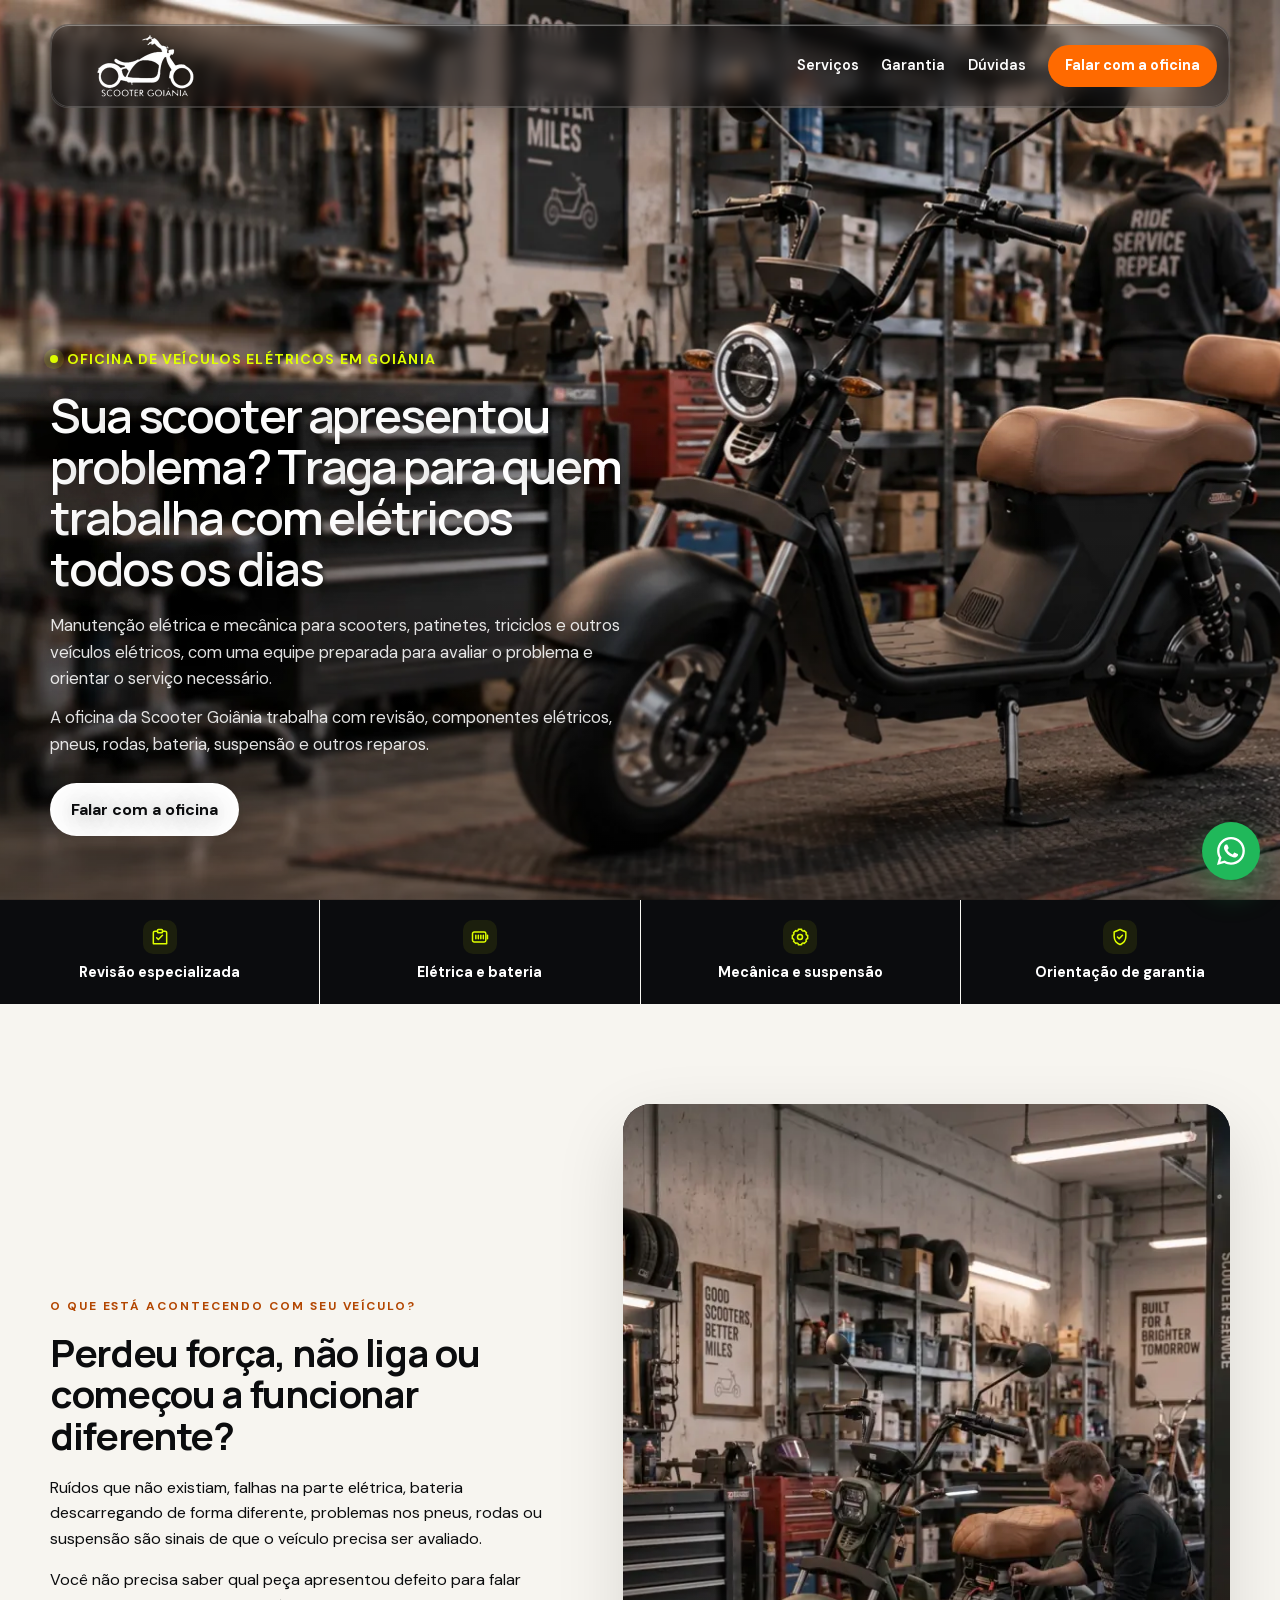
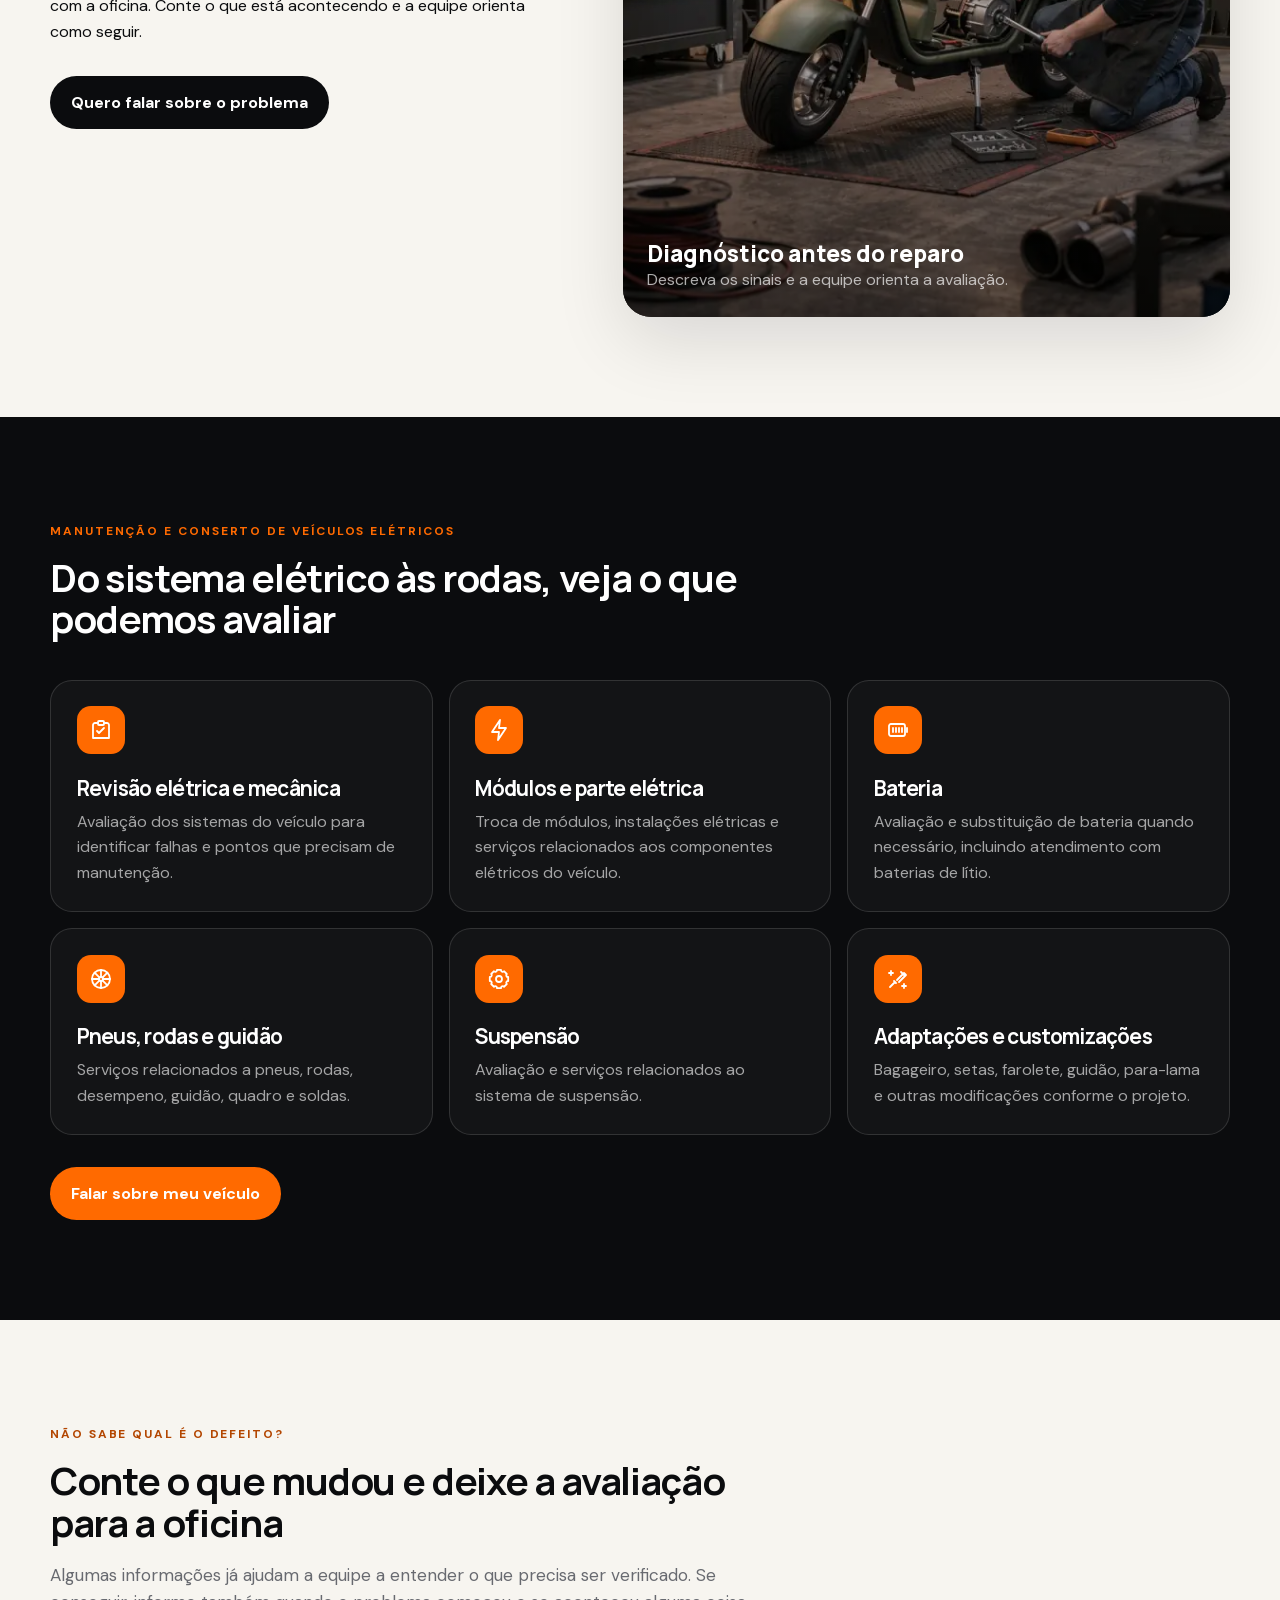
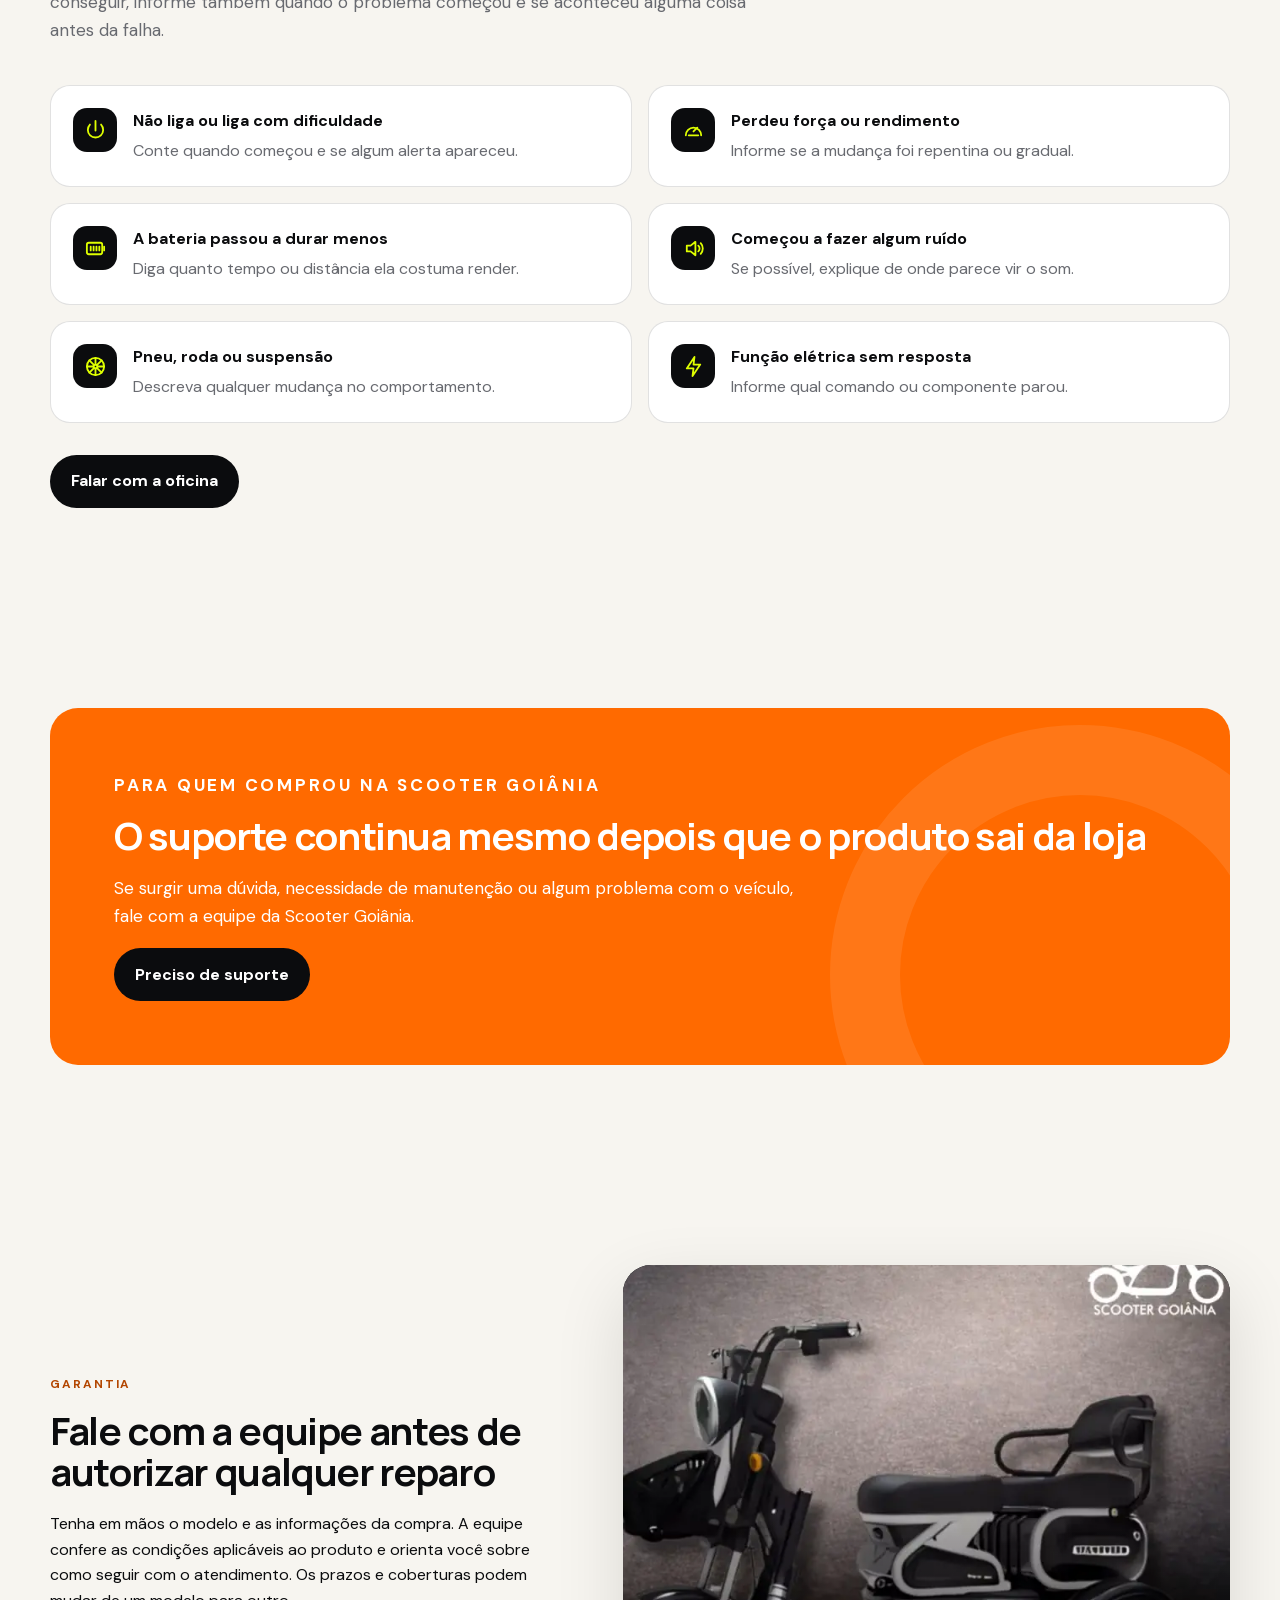
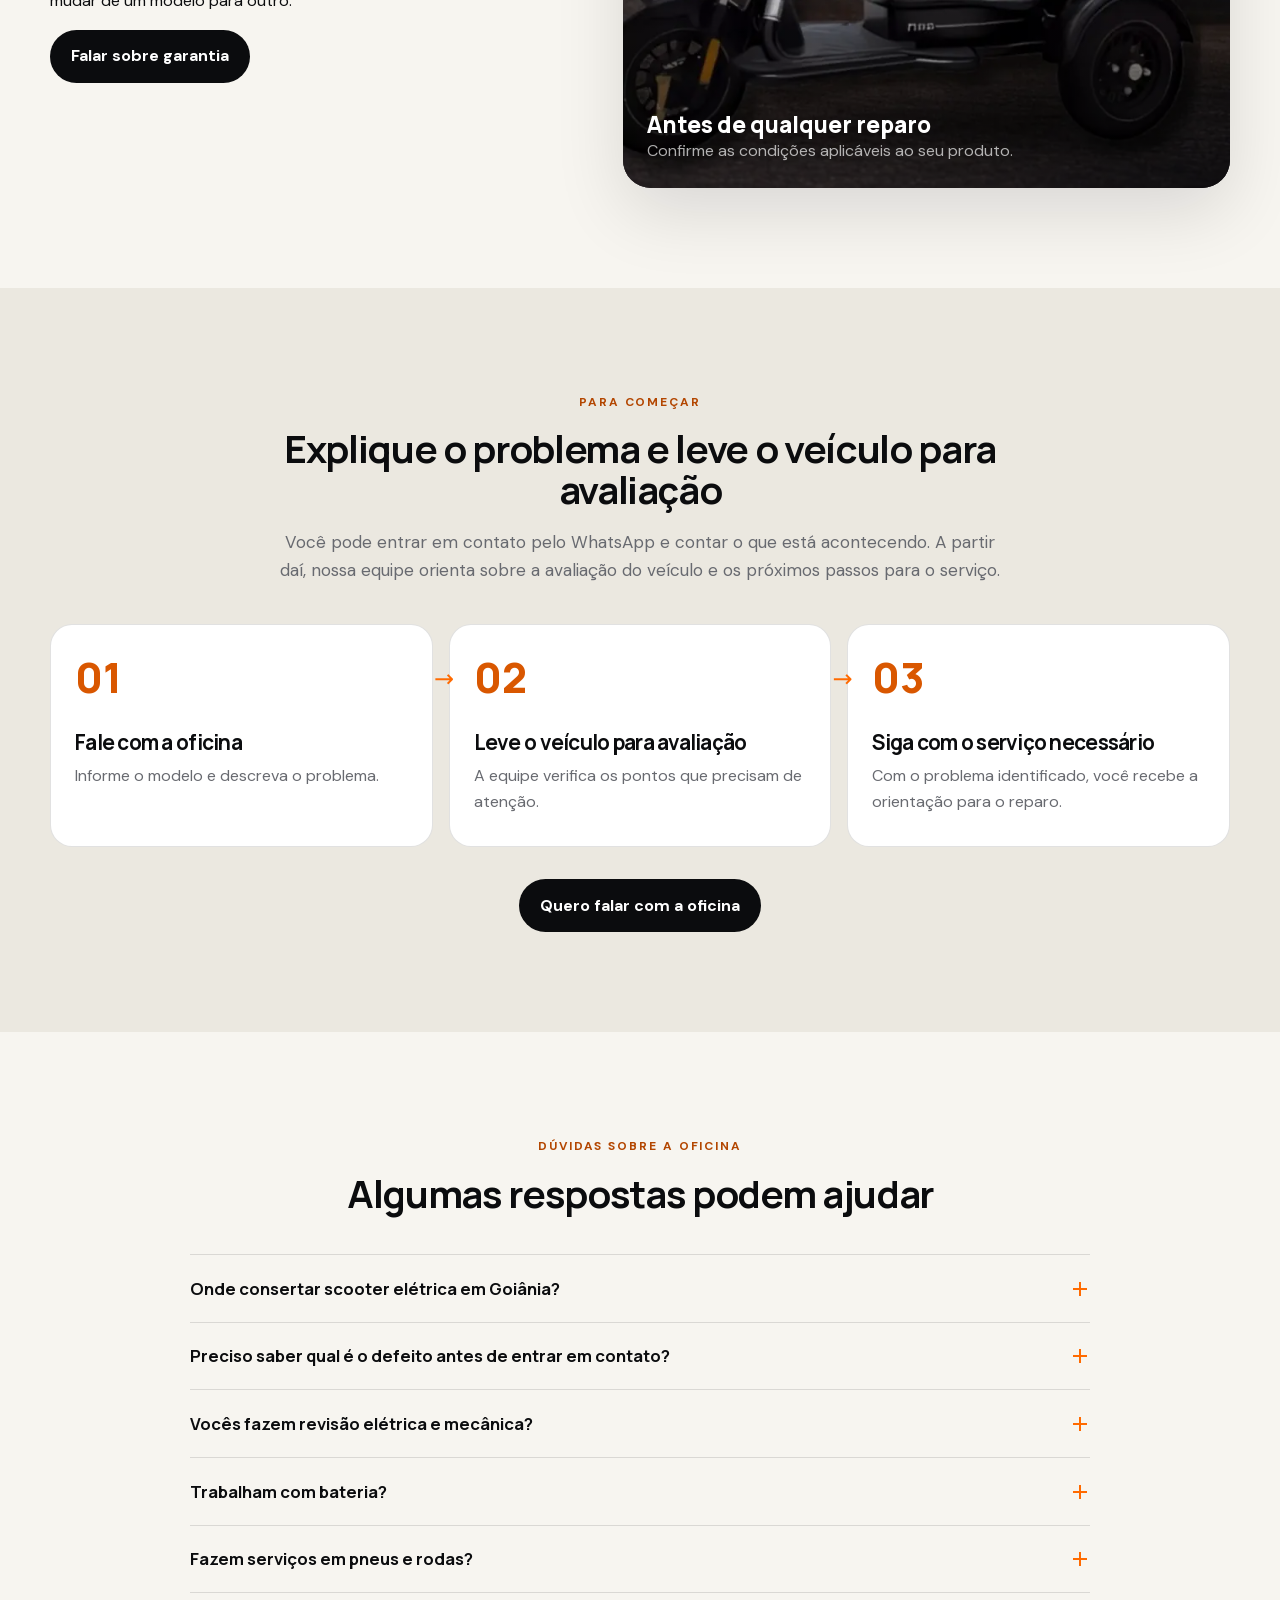
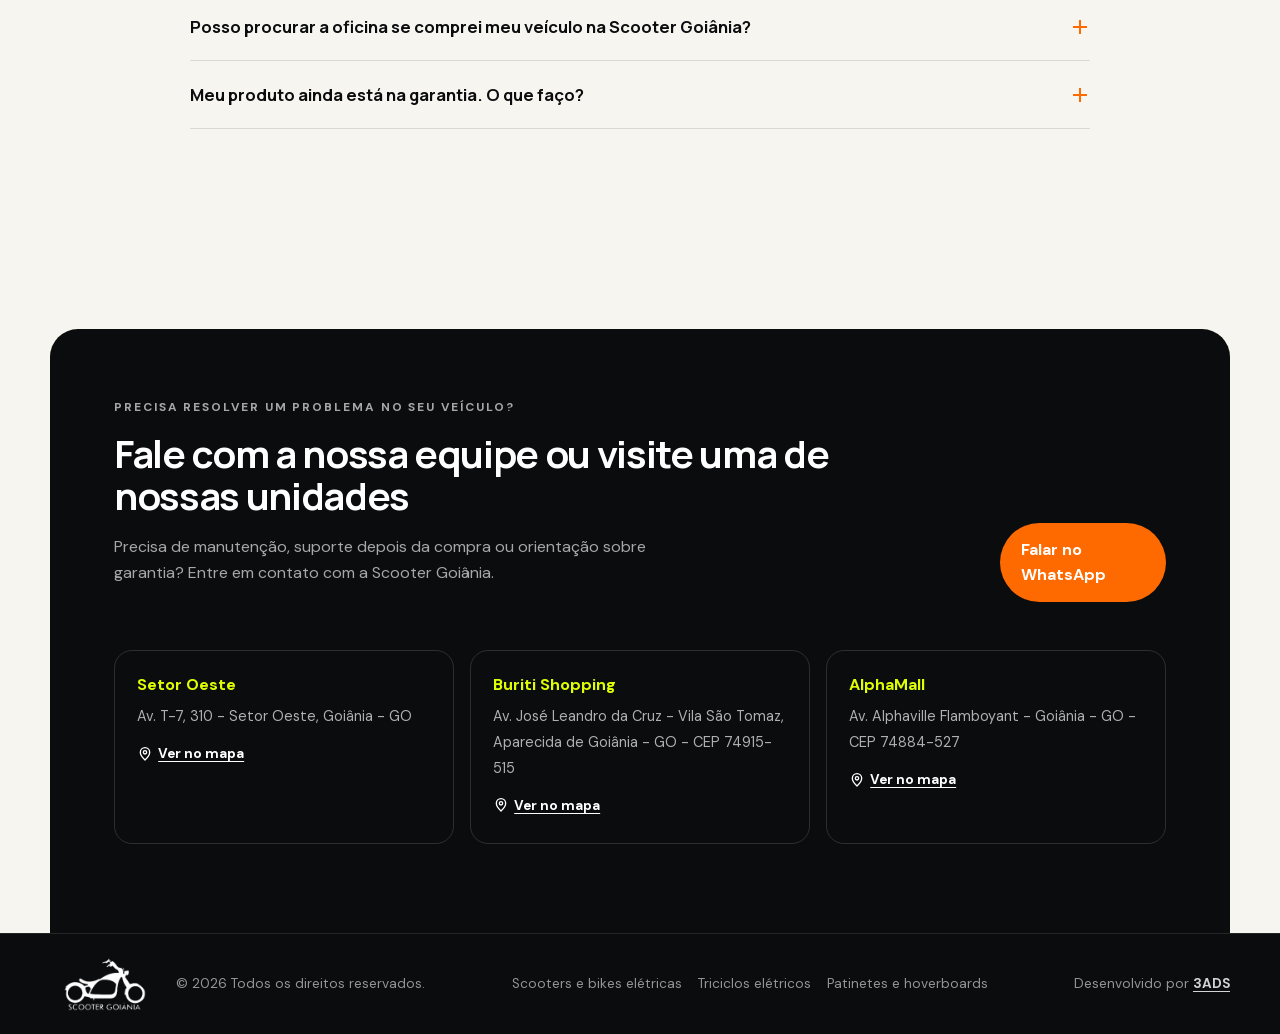
<file: oficina/index.html>
<!doctype html>
<html lang="pt-BR">
<head>
  <meta charset="utf-8">
  <meta name="viewport" content="width=device-width,initial-scale=1,viewport-fit=cover">
  <title>Oficina de Scooter e Patinete Elétrico em Goiânia | Scooter Goiânia</title>
  <meta name="description" content="Conserto e manutenção de scooter, patinete, bike e triciclo elétrico em Goiânia: parte elétrica, bateria de lítio, módulos, pneus, rodas e suspensão. Fale no WhatsApp.">
  <link rel="canonical" href="https://lp.scootergoiania.com.br/oficina/">
  <meta name="robots" content="index, follow, max-image-preview:large, max-snippet:-1, max-video-preview:-1">
  <meta name="theme-color" content="#0b0c0e">
  <meta name="geo.region" content="BR-GO"><meta name="geo.placename" content="Goiânia">
  <meta property="og:type" content="website">
  <meta property="og:locale" content="pt_BR">
  <meta property="og:site_name" content="Scooter Goiânia">
  <meta property="og:title" content="Oficina de Scooter e Patinete Elétrico em Goiânia">
  <meta property="og:description" content="Manutenção elétrica e mecânica para scooters, patinetes, triciclos e outros veículos elétricos, com equipe especializada.">
  <meta property="og:url" content="https://lp.scootergoiania.com.br/oficina/">
  <meta property="og:image" content="https://lp.scootergoiania.com.br/assets/images/og-oficina.jpg">
  <meta property="og:image:width" content="1200"><meta property="og:image:height" content="630">
  <meta property="og:image:alt" content="Oficina especializada em veículos elétricos da Scooter Goiânia">
  <meta name="twitter:card" content="summary_large_image">
  <meta name="twitter:title" content="Oficina de Scooter e Patinete Elétrico em Goiânia">
  <meta name="twitter:description" content="Manutenção elétrica e mecânica para scooters, patinetes, triciclos e outros veículos elétricos.">
  <meta name="twitter:image" content="https://lp.scootergoiania.com.br/assets/images/og-oficina.jpg">
  <link rel="preload" href="../assets/fonts/manrope-latin.woff2" as="font" type="font/woff2" crossorigin>
  <link rel="preload" href="../assets/fonts/dm-sans-latin.woff2" as="font" type="font/woff2" crossorigin>
  <link rel="preload" as="image" href="../assets/images/hero-oficina-mobile-v3-720.webp" media="(max-width: 620px)" fetchpriority="high">
  <link rel="preload" as="image" href="../assets/images/hero-oficina-mobile-v3.webp" media="(min-width: 621px) and (max-width: 900px)" fetchpriority="high">
  <link rel="preload" as="image" href="../assets/images/hero-oficina-v3.webp" media="(min-width: 901px)" fetchpriority="high">
  <link rel="stylesheet" href="../assets/css/styles.css?v=4362d79c">
  <script src="../assets/js/main.js?v=59f5c18a" defer></script>
  <link rel="icon" href="../assets/images/favicon-48.png" sizes="48x48" type="image/png">
  <link rel="apple-touch-icon" href="../assets/images/apple-touch-icon.png">
  <link rel="manifest" href="../site.webmanifest">
  <!-- build:jsonld --><script type="application/ld+json">{"@context":"https://schema.org","@graph":[{"@type":["Store","Organization"],"@id":"https://lp.scootergoiania.com.br/#organizacao","name":"Scooter Goiânia","url":"https://lp.scootergoiania.com.br/","logo":{"@type":"ImageObject","url":"https://lp.scootergoiania.com.br/assets/images/icon-512.png","width":512,"height":512},"image":"https://lp.scootergoiania.com.br/assets/images/og-scooters.jpg","description":"Loja de veículos elétricos em Goiânia: scooters, bikes, triciclos, patinetes, hoverboards e triciclos drift, com garantia, suporte pós-venda e oficina especializada.","telephone":"+55 62 99988-1098","priceRange":"R$ 900 – R$ 13.900","currenciesAccepted":"BRL","address":{"@type":"PostalAddress","streetAddress":"Av. T-7, 310","addressLocality":"Goiânia","addressRegion":"GO","addressCountry":"BR"},"areaServed":[{"@type":"City","name":"Goiânia"},{"@type":"City","name":"Aparecida de Goiânia"}],"department":[{"@type":"Store","name":"Scooter Goiânia — Setor Oeste","address":{"@type":"PostalAddress","streetAddress":"Av. T-7, 310","addressLocality":"Goiânia","addressRegion":"GO","addressCountry":"BR"},"parentOrganization":{"@id":"https://lp.scootergoiania.com.br/#organizacao"}},{"@type":"Store","name":"Scooter Goiânia — Buriti Shopping","address":{"@type":"PostalAddress","streetAddress":"Av. José Leandro da Cruz","addressLocality":"Aparecida de Goiânia","addressRegion":"GO","postalCode":"74915-515","addressCountry":"BR"},"parentOrganization":{"@id":"https://lp.scootergoiania.com.br/#organizacao"}},{"@type":"Store","name":"Scooter Goiânia — AlphaMall","address":{"@type":"PostalAddress","streetAddress":"Av. Alphaville Flamboyant","addressLocality":"Goiânia","addressRegion":"GO","postalCode":"74884-527","addressCountry":"BR"},"parentOrganization":{"@id":"https://lp.scootergoiania.com.br/#organizacao"}}],"contactPoint":[{"@type":"ContactPoint","contactType":"sales","telephone":"+55 62 99988-1098","availableLanguage":"pt-BR","url":"https://wa.me/5562999881098"},{"@type":"ContactPoint","contactType":"technical support","name":"Oficina Scooter Goiânia","telephone":"+55 62 99672-1097","availableLanguage":"pt-BR","url":"https://wa.me/5562996721097"}],"knowsAbout":["Scooter elétrica","Bike elétrica","Triciclo elétrico","Patinete elétrico","Hoverboard","Manutenção de veículos elétricos","Bateria de lítio"]},{"@type":"WebSite","@id":"https://lp.scootergoiania.com.br/#website","url":"https://lp.scootergoiania.com.br/","name":"Scooter Goiânia","inLanguage":"pt-BR","publisher":{"@id":"https://lp.scootergoiania.com.br/#organizacao"}},{"@type":"BreadcrumbList","@id":"https://lp.scootergoiania.com.br/oficina/#breadcrumb","itemListElement":[{"@type":"ListItem","position":1,"name":"Início","item":"https://lp.scootergoiania.com.br/"},{"@type":"ListItem","position":2,"name":"Oficina especializada","item":"https://lp.scootergoiania.com.br/oficina/"}]},{"@type":["WebPage","ItemPage"],"@id":"https://lp.scootergoiania.com.br/oficina/#webpage","url":"https://lp.scootergoiania.com.br/oficina/","name":"Oficina de Scooter e Patinete Elétrico em Goiânia | Scooter Goiânia","description":"Conserto e manutenção de scooter, patinete, bike e triciclo elétrico em Goiânia: parte elétrica, bateria de lítio, módulos, pneus, rodas e suspensão. Fale no WhatsApp.","inLanguage":"pt-BR","isPartOf":{"@id":"https://lp.scootergoiania.com.br/#website"},"about":{"@id":"https://lp.scootergoiania.com.br/#organizacao"},"breadcrumb":{"@id":"https://lp.scootergoiania.com.br/oficina/#breadcrumb"},"primaryImageOfPage":{"@type":"ImageObject","url":"https://lp.scootergoiania.com.br/assets/images/og-oficina.jpg","width":1200,"height":630},"dateModified":"2026-09-25"},{"@type":"Service","@id":"https://lp.scootergoiania.com.br/oficina/#servico","name":"Oficina especializada em veículos elétricos","serviceType":"Manutenção e conserto de scooters, patinetes, bikes e triciclos elétricos","provider":{"@id":"https://lp.scootergoiania.com.br/#organizacao"},"areaServed":[{"@type":"City","name":"Goiânia"},{"@type":"City","name":"Aparecida de Goiânia"}],"url":"https://lp.scootergoiania.com.br/oficina/","hasOfferCatalog":{"@type":"OfferCatalog","name":"Serviços da oficina","itemListElement":[{"@type":"Offer","itemOffered":{"@type":"Service","name":"Revisão elétrica e mecânica"}},{"@type":"Offer","itemOffered":{"@type":"Service","name":"Troca de módulos e parte elétrica"}},{"@type":"Offer","itemOffered":{"@type":"Service","name":"Avaliação e troca de bateria de lítio"}},{"@type":"Offer","itemOffered":{"@type":"Service","name":"Pneus, rodas, desempeno, guidão, quadro e soldas"}},{"@type":"Offer","itemOffered":{"@type":"Service","name":"Suspensão"}},{"@type":"Offer","itemOffered":{"@type":"Service","name":"Adaptações e customizações"}}]}},{"@type":"FAQPage","@id":"https://lp.scootergoiania.com.br/oficina/#faq","mainEntity":[{"@type":"Question","name":"Onde consertar scooter elétrica em Goiânia?","acceptedAnswer":{"@type":"Answer","text":"Na oficina da Scooter Goiânia, especializada em veículos elétricos como scooters, patinetes, bikes e triciclos. Fale pelo WhatsApp (62) 99672-1097, descreva o problema e a equipe orienta a avaliação."}},{"@type":"Question","name":"Preciso saber qual é o defeito antes de entrar em contato?","acceptedAnswer":{"@type":"Answer","text":"Não. Conte o que você percebeu no funcionamento e a equipe orienta como seguir com a avaliação."}},{"@type":"Question","name":"Vocês fazem revisão elétrica e mecânica?","acceptedAnswer":{"@type":"Answer","text":"Sim. A oficina divulga serviços de revisão elétrica e mecânica para veículos elétricos."}},{"@type":"Question","name":"Trabalham com bateria?","acceptedAnswer":{"@type":"Answer","text":"Sim. A oficina também oferece serviço relacionado à troca de bateria de lítio."}},{"@type":"Question","name":"Fazem serviços em pneus e rodas?","acceptedAnswer":{"@type":"Answer","text":"Sim. Pneus, rodas, guidão, quadro e soldas estão entre os serviços divulgados pela oficina."}},{"@type":"Question","name":"Posso procurar a oficina se comprei meu veículo na Scooter Goiânia?","acceptedAnswer":{"@type":"Answer","text":"Sim. A manutenção e o suporte depois da compra são apresentados pela própria loja como parte do atendimento aos clientes."}},{"@type":"Question","name":"Meu produto ainda está na garantia. O que faço?","acceptedAnswer":{"@type":"Answer","text":"Fale com a equipe com o modelo e os dados da compra para confirmar as condições aplicáveis antes de seguir com o reparo."}}]}]}</script><!-- /build:jsonld -->
  <!-- Microsoft Clarity -->
  <script type="text/javascript">
    (function(c,l,a,r,i,t,y){
        c[a]=c[a]||function(){(c[a].q=c[a].q||[]).push(arguments)};
        t=l.createElement(r);t.async=1;t.src="https://www.clarity.ms/tag/"+i;
        y=l.getElementsByTagName(r)[0];y.parentNode.insertBefore(t,y);
    })(window, document, "clarity", "script", "ynzn3acpq9");
  </script>
</head>
<body data-whatsapp-number="5562996721097">
  <!-- Google Tag Manager (noscript) -->
  <noscript><iframe src="https://www.googletagmanager.com/ns.html?id=GTM-59HD4DQB" height="0" width="0" style="display:none;visibility:hidden" title="Google Tag Manager"></iframe></noscript>
  <!-- build:sprite --><svg class="icon-sprite" aria-hidden="true" focusable="false"><symbol id="i-arrow" viewBox="0 0 24 24"><path d="M5 12h14M13 6l6 6-6 6"/></symbol><symbol id="i-battery" viewBox="0 0 24 24"><rect x="3" y="6" width="16" height="12" rx="2"/><path d="M21 10v4M7 10v4m3-4v4m3-4v4m3-4v4"/></symbol><symbol id="i-bolt" viewBox="0 0 24 24"><path d="m13 2-8 12h7l-1 8 8-12h-7l1-8Z"/></symbol><symbol id="i-clipboard" viewBox="0 0 24 24"><path d="M9 5H6a2 2 0 0 0-2 2v13h16V7a2 2 0 0 0-2-2h-3"/><rect x="9" y="3" width="6" height="4" rx="1"/><path d="m8 13 2 2 5-5"/></symbol><symbol id="i-customize" viewBox="0 0 24 24"><path d="m4 20 5-5m2-2 7-7 2 2-7 7m-5-1 2 2m5-11 4 4"/><path d="M5 4v4M3 6h4m11 11v4m-2-2h4"/></symbol><symbol id="i-pin" viewBox="0 0 24 24"><path d="M12 21s-7-6.2-7-11.5A7 7 0 0 1 19 9.5C19 14.8 12 21 12 21Z"/><circle cx="12" cy="9.5" r="2.5"/></symbol><symbol id="i-power" viewBox="0 0 24 24"><path d="M12 2v10"/><path d="M6.2 5.8a8 8 0 1 0 11.6 0"/></symbol><symbol id="i-settings" viewBox="0 0 24 24"><circle cx="12" cy="12" r="3"/><path d="M19.4 15a1.7 1.7 0 0 0 .3 1.9l.1.1-2.8 2.8-.1-.1a1.7 1.7 0 0 0-1.9-.3 1.7 1.7 0 0 0-1 1.6v.2h-4V21a1.7 1.7 0 0 0-1-1.6 1.7 1.7 0 0 0-1.9.3l-.1.1L4.2 17l.1-.1a1.7 1.7 0 0 0 .3-1.9A1.7 1.7 0 0 0 3 14H2.8v-4H3a1.7 1.7 0 0 0 1.6-1 1.7 1.7 0 0 0-.3-1.9L4.2 7 7 4.2l.1.1A1.7 1.7 0 0 0 9 4.6a1.7 1.7 0 0 0 1-1.6v-.2h4V3a1.7 1.7 0 0 0 1 1.6 1.7 1.7 0 0 0 1.9-.3l.1-.1L19.8 7l-.1.1a1.7 1.7 0 0 0-.3 1.9 1.7 1.7 0 0 0 1.6 1h.2v4H21a1.7 1.7 0 0 0-1.6 1Z"/></symbol><symbol id="i-shield" viewBox="0 0 24 24"><path d="M12 3 5 6v5c0 4.6 2.9 8.3 7 10 4.1-1.7 7-5.4 7-10V6l-7-3Z"/><path d="m9 12 2 2 4-4"/></symbol><symbol id="i-sound" viewBox="0 0 24 24"><path d="M5 9v6h4l5 4V5L9 9H5Z"/><path d="M17 9a4 4 0 0 1 0 6m2.5-8.5a8 8 0 0 1 0 11"/></symbol><symbol id="i-speed" viewBox="0 0 24 24"><path d="M4 17a8 8 0 1 1 16 0"/><path d="m12 13 4-4M7 17h10"/></symbol><symbol id="i-wheel" viewBox="0 0 24 24"><circle cx="12" cy="12" r="9"/><circle cx="12" cy="12" r="2"/><path d="m12 3 0 7m0 4 0 7m9-9-7 0m-4 0-7 0m15.4-6.4-5 5m-2.8 2.8-5 5m12.8 0-5-5m-2.8-2.8-5-5"/></symbol></svg><!-- /build:sprite -->
  <div class="scroll-progress" aria-hidden="true"></div>
  <a class="skip-link" href="#conteudo">Pular para o conteúdo</a>
  <header class="site-header site-header-editorial"><div class="container nav liquid-glass"><a class="brand" href="../" aria-label="Scooter Goiânia - página inicial"><img src="../assets/images/logo-scooter-goiania-v2.webp" width="202" height="132" alt="Scooter Goiânia"></a><nav class="nav-links" aria-label="Principal"><a href="#servicos">Serviços</a><a href="#garantia">Garantia</a><a href="#duvidas">Dúvidas</a><a href="https://wa.me/5562996721097?text=Ol%C3%A1!%20Quero%20falar%20com%20a%20oficina%20da%20Scooter%20Goi%C3%A2nia." target="_blank" rel="noopener" class="btn btn-small" data-whatsapp data-message="Olá! Quero falar com a oficina da Scooter Goiânia.">Falar com a oficina</a></nav></div></header>
  <main id="conteudo">
    <section class="hero hero-editorial hero-editorial--long hero-editorial--dense" style="--hero:url('../images/hero-oficina-v3.webp');--hero-mobile:url('../images/hero-oficina-mobile-v3.webp');--hero-small:url('../images/hero-oficina-mobile-v3-720.webp')"><div class="container hero-editorial-layout"><div class="hero-copy"><p class="price-pill hero-reveal hero-reveal-label">Oficina de veículos elétricos em Goiânia</p><h1 data-animated-heading aria-label="Sua scooter apresentou problema? Traga para quem trabalha com elétricos todos os dias">Sua scooter apresentou<br>problema? Traga para quem<br>trabalha com elétricos<br>todos os dias</h1><p class="lead hero-reveal hero-reveal-copy">Manutenção elétrica e mecânica para scooters, patinetes, triciclos e outros veículos elétricos, com uma equipe preparada para avaliar o problema e orientar o serviço necessário.</p><p class="lead hero-reveal hero-reveal-copy">A oficina da Scooter Goiânia trabalha com revisão, componentes elétricos, pneus, rodas, bateria, suspensão e outros reparos.</p><div class="hero-actions hero-reveal hero-reveal-actions"><a href="https://wa.me/5562996721097?text=Ol%C3%A1!%20Quero%20falar%20com%20a%20oficina%20sobre%20meu%20ve%C3%ADculo%20el%C3%A9trico." target="_blank" rel="noopener" class="btn" data-whatsapp data-message="Olá! Quero falar com a oficina sobre meu veículo elétrico.">Falar com a oficina</a></div></div></div></section>
    <div class="trust-row" aria-label="Diferenciais" data-reveal-stagger><div class="trust-item"><span class="trust-icon" data-icon="clipboard"><svg aria-hidden="true" focusable="false"><use href="#i-clipboard"/></svg></span>Revisão especializada</div><div class="trust-item"><span class="trust-icon" data-icon="battery"><svg aria-hidden="true" focusable="false"><use href="#i-battery"/></svg></span>Elétrica e bateria</div><div class="trust-item"><span class="trust-icon" data-icon="settings"><svg aria-hidden="true" focusable="false"><use href="#i-settings"/></svg></span>Mecânica e suspensão</div><div class="trust-item"><span class="trust-icon" data-icon="shield"><svg aria-hidden="true" focusable="false"><use href="#i-shield"/></svg></span>Orientação de garantia</div></div>

    <section><div class="container split"><div data-reveal="left"><p class="eyebrow">O que está acontecendo com seu veículo?</p><h2>Perdeu força, não liga ou começou a funcionar diferente?</h2><p>Ruídos que não existiam, falhas na parte elétrica, bateria descarregando de forma diferente, problemas nos pneus, rodas ou suspensão são sinais de que o veículo precisa ser avaliado.</p><p>Você não precisa saber qual peça apresentou defeito para falar com a oficina. Conte o que está acontecendo e a equipe orienta como seguir.</p><div class="hero-actions"><a href="https://wa.me/5562996721097?text=Ol%C3%A1!%20Meu%20ve%C3%ADculo%20el%C3%A9trico%20apresentou%20um%20problema%20e%20quero%20orienta%C3%A7%C3%A3o." target="_blank" rel="noopener" class="btn btn-dark" data-whatsapp data-message="Olá! Meu veículo elétrico apresentou um problema e quero orientação.">Quero falar sobre o problema</a></div></div><div class="visual-card" data-reveal="zoom"><img src="../assets/images/oficina-diagnostico-mecanico-640.webp" srcset="../assets/images/oficina-diagnostico-mecanico-640.webp 640w, ../assets/images/oficina-diagnostico-mecanico-860.webp 860w, ../assets/images/oficina-diagnostico-mecanico.webp 1120w" sizes="(min-width: 2560px) 1100px, (min-width: 1920px) 820px, (min-width: 1600px) 720px, (min-width: 901px) 600px, 100vw" width="1120" height="1500" loading="lazy" decoding="async" alt="Mecânico avaliando uma scooter elétrica na oficina da Scooter Goiânia"><div class="visual-note"><strong>Diagnóstico antes do reparo</strong><span>Descreva os sinais e a equipe orienta a avaliação.</span></div></div></div></section>

    <section class="dark-section" id="servicos"><div class="container"><div class="section-intro" data-reveal><p class="eyebrow">Manutenção e conserto de veículos elétricos</p><h2>Do sistema elétrico às rodas, veja o que podemos avaliar</h2></div><div class="service-grid" data-reveal-stagger>
      <article class="service-card"><div class="service-icon" data-icon="clipboard"><svg aria-hidden="true" focusable="false"><use href="#i-clipboard"/></svg></div><h3>Revisão elétrica e mecânica</h3><p>Avaliação dos sistemas do veículo para identificar falhas e pontos que precisam de manutenção.</p></article>
      <article class="service-card"><div class="service-icon" data-icon="bolt"><svg aria-hidden="true" focusable="false"><use href="#i-bolt"/></svg></div><h3>Módulos e parte elétrica</h3><p>Troca de módulos, instalações elétricas e serviços relacionados aos componentes elétricos do veículo.</p></article>
      <article class="service-card"><div class="service-icon" data-icon="battery"><svg aria-hidden="true" focusable="false"><use href="#i-battery"/></svg></div><h3>Bateria</h3><p>Avaliação e substituição de bateria quando necessário, incluindo atendimento com baterias de lítio.</p></article>
      <article class="service-card"><div class="service-icon" data-icon="wheel"><svg aria-hidden="true" focusable="false"><use href="#i-wheel"/></svg></div><h3>Pneus, rodas e guidão</h3><p>Serviços relacionados a pneus, rodas, desempeno, guidão, quadro e soldas.</p></article>
      <article class="service-card"><div class="service-icon" data-icon="settings"><svg aria-hidden="true" focusable="false"><use href="#i-settings"/></svg></div><h3>Suspensão</h3><p>Avaliação e serviços relacionados ao sistema de suspensão.</p></article>
      <article class="service-card"><div class="service-icon" data-icon="customize"><svg aria-hidden="true" focusable="false"><use href="#i-customize"/></svg></div><h3>Adaptações e customizações</h3><p>Bagageiro, setas, farolete, guidão, para-lama e outras modificações conforme o projeto.</p></article>
    </div><div class="hero-actions"><a href="https://wa.me/5562996721097?text=Ol%C3%A1!%20Quero%20falar%20sobre%20o%20servi%C3%A7o%20necess%C3%A1rio%20no%20meu%20ve%C3%ADculo%20el%C3%A9trico." target="_blank" rel="noopener" class="btn" data-whatsapp data-message="Olá! Quero falar sobre o serviço necessário no meu veículo elétrico.">Falar sobre meu veículo</a></div></div></section>

    <section><div class="container"><div class="section-intro" data-reveal><p class="eyebrow">Não sabe qual é o defeito?</p><h2>Conte o que mudou e deixe a avaliação para a oficina</h2><p>Algumas informações já ajudam a equipe a entender o que precisa ser verificado. Se conseguir, informe também quando o problema começou e se aconteceu alguma coisa antes da falha.</p></div><div class="problem-grid" data-reveal-stagger><div class="problem-card"><span class="problem-icon" data-icon="power"><svg aria-hidden="true" focusable="false"><use href="#i-power"/></svg></span><div><strong>Não liga ou liga com dificuldade</strong><p>Conte quando começou e se algum alerta apareceu.</p></div></div><div class="problem-card"><span class="problem-icon" data-icon="speed"><svg aria-hidden="true" focusable="false"><use href="#i-speed"/></svg></span><div><strong>Perdeu força ou rendimento</strong><p>Informe se a mudança foi repentina ou gradual.</p></div></div><div class="problem-card"><span class="problem-icon" data-icon="battery"><svg aria-hidden="true" focusable="false"><use href="#i-battery"/></svg></span><div><strong>A bateria passou a durar menos</strong><p>Diga quanto tempo ou distância ela costuma render.</p></div></div><div class="problem-card"><span class="problem-icon" data-icon="sound"><svg aria-hidden="true" focusable="false"><use href="#i-sound"/></svg></span><div><strong>Começou a fazer algum ruído</strong><p>Se possível, explique de onde parece vir o som.</p></div></div><div class="problem-card"><span class="problem-icon" data-icon="wheel"><svg aria-hidden="true" focusable="false"><use href="#i-wheel"/></svg></span><div><strong>Pneu, roda ou suspensão</strong><p>Descreva qualquer mudança no comportamento.</p></div></div><div class="problem-card"><span class="problem-icon" data-icon="bolt"><svg aria-hidden="true" focusable="false"><use href="#i-bolt"/></svg></span><div><strong>Função elétrica sem resposta</strong><p>Informe qual comando ou componente parou.</p></div></div></div><div class="hero-actions"><a href="https://wa.me/5562996721097?text=Ol%C3%A1!%20Quero%20descrever%20o%20problema%20do%20meu%20ve%C3%ADculo%20para%20a%20oficina." target="_blank" rel="noopener" class="btn btn-dark" data-whatsapp data-message="Olá! Quero descrever o problema do meu veículo para a oficina.">Falar com a oficina</a></div></div></section>

    <section><div class="container"><div class="support-banner" data-reveal="zoom"><p class="eyebrow">Para quem comprou na Scooter Goiânia</p><h2>O suporte continua mesmo depois que o produto sai da loja</h2><p>Se surgir uma dúvida, necessidade de manutenção ou algum problema com o veículo, fale com a equipe da Scooter Goiânia.</p><a href="https://wa.me/5562996721097?text=Ol%C3%A1!%20Comprei%20na%20Scooter%20Goi%C3%A2nia%20e%20preciso%20de%20suporte." target="_blank" rel="noopener" class="btn btn-dark" data-whatsapp data-message="Olá! Comprei na Scooter Goiânia e preciso de suporte.">Preciso de suporte</a></div></div></section>

    <section id="garantia"><div class="container split"><div data-reveal="left"><p class="eyebrow">Garantia</p><h2>Fale com a equipe antes de autorizar qualquer reparo</h2><p>Tenha em mãos o modelo e as informações da compra. A equipe confere as condições aplicáveis ao produto e orienta você sobre como seguir com o atendimento. Os prazos e coberturas podem mudar de um modelo para outro.</p><a href="https://wa.me/5562996721097?text=Ol%C3%A1!%20Quero%20falar%20sobre%20a%20garantia%20do%20meu%20produto." target="_blank" rel="noopener" class="btn btn-dark" data-whatsapp data-message="Olá! Quero falar sobre a garantia do meu produto.">Falar sobre garantia</a></div><div class="visual-card visual-card--short" data-reveal="zoom"><img src="../assets/images/products/power-u1-720.webp" srcset="../assets/images/products/power-u1-480.webp 480w, ../assets/images/products/power-u1-720.webp 720w, ../assets/images/products/power-u1.webp 900w" sizes="(min-width: 1920px) 820px, (min-width: 901px) 600px, 100vw" width="900" height="775" loading="lazy" decoding="async" alt="Triciclo elétrico Power U1 vendido pela Scooter Goiânia"><div class="visual-note"><strong>Antes de qualquer reparo</strong><span>Confirme as condições aplicáveis ao seu produto.</span></div></div></div></section>

    <section class="section-sand"><div class="container"><div class="section-intro center" data-reveal><p class="eyebrow">Para começar</p><h2>Explique o problema e leve o veículo para avaliação</h2><p>Você pode entrar em contato pelo WhatsApp e contar o que está acontecendo. A partir daí, nossa equipe orienta sobre a avaliação do veículo e os próximos passos para o serviço.</p></div><div class="steps" data-reveal-stagger><article class="step"><h3>Fale com a oficina</h3><p>Informe o modelo e descreva o problema.</p></article><article class="step"><h3>Leve o veículo para avaliação</h3><p>A equipe verifica os pontos que precisam de atenção.</p></article><article class="step"><h3>Siga com o serviço necessário</h3><p>Com o problema identificado, você recebe a orientação para o reparo.</p></article></div><div class="center-actions"><a href="https://wa.me/5562996721097?text=Ol%C3%A1!%20Quero%20iniciar%20o%20atendimento%20da%20oficina." target="_blank" rel="noopener" class="btn btn-dark" data-whatsapp data-message="Olá! Quero iniciar o atendimento da oficina.">Quero falar com a oficina</a></div></div></section>

    <section id="duvidas" aria-labelledby="titulo-duvidas"><div class="container"><div class="section-intro center" data-reveal><p class="eyebrow">Dúvidas sobre a oficina</p><h2 id="titulo-duvidas">Algumas respostas podem ajudar</h2></div><div class="faq-list" data-reveal-stagger>
      <details class="faq-item" name="faq"><summary>Onde consertar scooter elétrica em Goiânia?</summary><p>Na oficina da Scooter Goiânia, especializada em veículos elétricos como scooters, patinetes, bikes e triciclos. Fale pelo WhatsApp (62) 99672-1097, descreva o problema e a equipe orienta a avaliação.</p></details>
      <details class="faq-item" name="faq"><summary>Preciso saber qual é o defeito antes de entrar em contato?</summary><p>Não. Conte o que você percebeu no funcionamento e a equipe orienta como seguir com a avaliação.</p></details>
      <details class="faq-item" name="faq"><summary>Vocês fazem revisão elétrica e mecânica?</summary><p>Sim. A oficina divulga serviços de revisão elétrica e mecânica para veículos elétricos.</p></details>
      <details class="faq-item" name="faq"><summary>Trabalham com bateria?</summary><p>Sim. A oficina também oferece serviço relacionado à troca de bateria de lítio.</p></details>
      <details class="faq-item" name="faq"><summary>Fazem serviços em pneus e rodas?</summary><p>Sim. Pneus, rodas, guidão, quadro e soldas estão entre os serviços divulgados pela oficina.</p></details>
      <details class="faq-item" name="faq"><summary>Posso procurar a oficina se comprei meu veículo na Scooter Goiânia?</summary><p>Sim. A manutenção e o suporte depois da compra são apresentados pela própria loja como parte do atendimento aos clientes.</p></details>
      <details class="faq-item" name="faq"><summary>Meu produto ainda está na garantia. O que faço?</summary><p>Fale com a equipe com o modelo e os dados da compra para confirmar as condições aplicáveis antes de seguir com o reparo.</p></details>
    </div></div></section>

    <section class="contact-section" id="lojas"><div class="container"><div class="contact-panel" data-reveal><div class="contact-top"><div><p class="eyebrow">Precisa resolver um problema no seu veículo?</p><h2>Fale com a nossa equipe ou visite uma de nossas unidades</h2><p>Precisa de manutenção, suporte depois da compra ou orientação sobre garantia? Entre em contato com a Scooter Goiânia.</p></div><a href="https://wa.me/5562996721097?text=Ol%C3%A1!%20Preciso%20de%20manuten%C3%A7%C3%A3o%20ou%20suporte%20para%20meu%20ve%C3%ADculo%20el%C3%A9trico." target="_blank" rel="noopener" class="btn" data-whatsapp data-message="Olá! Preciso de manutenção ou suporte para meu veículo elétrico.">Falar no WhatsApp</a></div><div class="stores" data-reveal-stagger><div class="store"><strong>Setor Oeste</strong><span>Av. T-7, 310 - Setor Oeste, Goiânia - GO</span><br><a class="store-map" href="https://www.google.com/maps/search/?api=1&amp;query=Scooter+Goi%C3%A2nia+Av.+T-7+310+Setor+Oeste+Goi%C3%A2nia" target="_blank" rel="noopener"><span data-icon="pin"><svg aria-hidden="true" focusable="false"><use href="#i-pin"/></svg></span>Ver no mapa</a></div><div class="store"><strong>Buriti Shopping</strong><span>Av. José Leandro da Cruz - Vila São Tomaz, Aparecida de Goiânia - GO - CEP 74915-515</span><br><a class="store-map" href="https://www.google.com/maps/search/?api=1&amp;query=Scooter+Goi%C3%A2nia+Buriti+Shopping+Aparecida+de+Goi%C3%A2nia" target="_blank" rel="noopener"><span data-icon="pin"><svg aria-hidden="true" focusable="false"><use href="#i-pin"/></svg></span>Ver no mapa</a></div><div class="store"><strong>AlphaMall</strong><span>Av. Alphaville Flamboyant - Goiânia - GO - CEP 74884-527</span><br><a class="store-map" href="https://www.google.com/maps/search/?api=1&amp;query=Scooter+Goi%C3%A2nia+AlphaMall+Goi%C3%A2nia" target="_blank" rel="noopener"><span data-icon="pin"><svg aria-hidden="true" focusable="false"><use href="#i-pin"/></svg></span>Ver no mapa</a></div></div></div></div></section>
  </main>
  <footer class="site-footer"><div class="container footer-inner"><div class="footer-brand"><img src="../assets/images/logo-scooter-goiania-v2.webp" width="202" height="132" loading="lazy" decoding="async" alt="Scooter Goiânia"><span>© <span data-year>2026</span> Todos os direitos reservados.</span></div><nav class="footer-links" aria-label="Outras páginas"><a href="../scooters-e-bikes/">Scooters e bikes elétricas</a><a href="../triciclos/">Triciclos elétricos</a><a href="../diversao-eletrica/">Patinetes e hoverboards</a></nav><p class="footer-credit">Desenvolvido por <a href="https://3ads.com.br/" target="_blank" rel="noopener">3ADS</a></p></div></footer>
  <a href="https://wa.me/5562996721097?text=Ol%C3%A1!%20Quero%20falar%20com%20a%20oficina%20da%20Scooter%20Goi%C3%A2nia." target="_blank" rel="noopener" class="floating-whatsapp" data-whatsapp data-message="Olá! Quero falar com a oficina da Scooter Goiânia." aria-label="Falar no WhatsApp"><!-- build:wa-icon --><svg viewBox="0 0 24 24" aria-hidden="true" focusable="false"><path fill="currentColor" fill-rule="evenodd" clip-rule="evenodd" d="M17.415 14.382C17.117 14.233 15.656 13.515 15.384 13.415C15.112 13.315 14.914 13.267 14.715 13.565C14.517 13.862 13.948 14.531 13.775 14.729C13.601 14.928 13.428 14.952 13.131 14.804C12.834 14.654 11.876 14.341 10.741 13.329C9.858 12.541 9.261 11.568 9.088 11.27C8.915 10.973 9.069 10.812 9.218 10.664C9.352 10.531 9.515 10.317 9.664 10.144C9.813 9.97103 9.862 9.84603 9.961 9.64703C10.061 9.44903 10.011 9.27603 9.936 9.12703C9.862 8.97803 9.268 7.51503 9.02 6.92003C8.779 6.34103 8.534 6.42003 8.352 6.41003C8.178 6.40203 7.98 6.40003 7.782 6.40003C7.584 6.40003 7.262 6.47403 6.99 6.77203C6.717 7.06903 5.95 7.78803 5.95 9.25103C5.95 10.713 7.014 12.126 7.163 12.325C7.312 12.524 9.258 15.525 12.239 16.812C12.949 17.118 13.502 17.301 13.933 17.437C14.645 17.664 15.293 17.632 15.805 17.555C16.375 17.47 17.563 16.836 17.811 16.142C18.059 15.448 18.058 14.853 17.984 14.729C17.91 14.605 17.712 14.531 17.414 14.382M11.992 21.785H11.988C10.2174 21.7854 8.47937 21.3094 6.956 20.407L6.596 20.193L2.854 21.175L3.853 17.527L3.618 17.153C2.62809 15.5774 2.10424 13.7538 2.107 11.893C2.109 6.44303 6.543 2.00903 11.996 2.00903C13.2948 2.00509 14.5814 2.25934 15.781 2.75702C16.9807 3.2547 18.0694 3.98587 18.984 4.90803C19.9045 5.82433 20.6341 6.91412 21.1305 8.11431C21.6269 9.3145 21.8803 10.6012 21.876 11.9C21.874 17.35 17.44 21.785 11.992 21.785ZM20.404 3.48803C19.3021 2.3793 17.9913 1.50013 16.5474 0.901413C15.1035 0.302696 13.5551 -0.0036753 11.992 3.32698e-05C5.438 3.32698e-05 0.102 5.33503 0.1 11.892C0.096774 13.9788 0.644198 16.0295 1.687 17.837L0 24L6.304 22.346C8.04817 23.2954 10.0022 23.7932 11.988 23.794H11.993C18.547 23.794 23.883 18.459 23.885 11.901C23.8899 10.3383 23.5848 8.79011 22.9875 7.34603C22.3902 5.90196 21.5124 4.59067 20.405 3.48803"/></svg><!-- /build:wa-icon --></a>
</body>
</html>
</file>
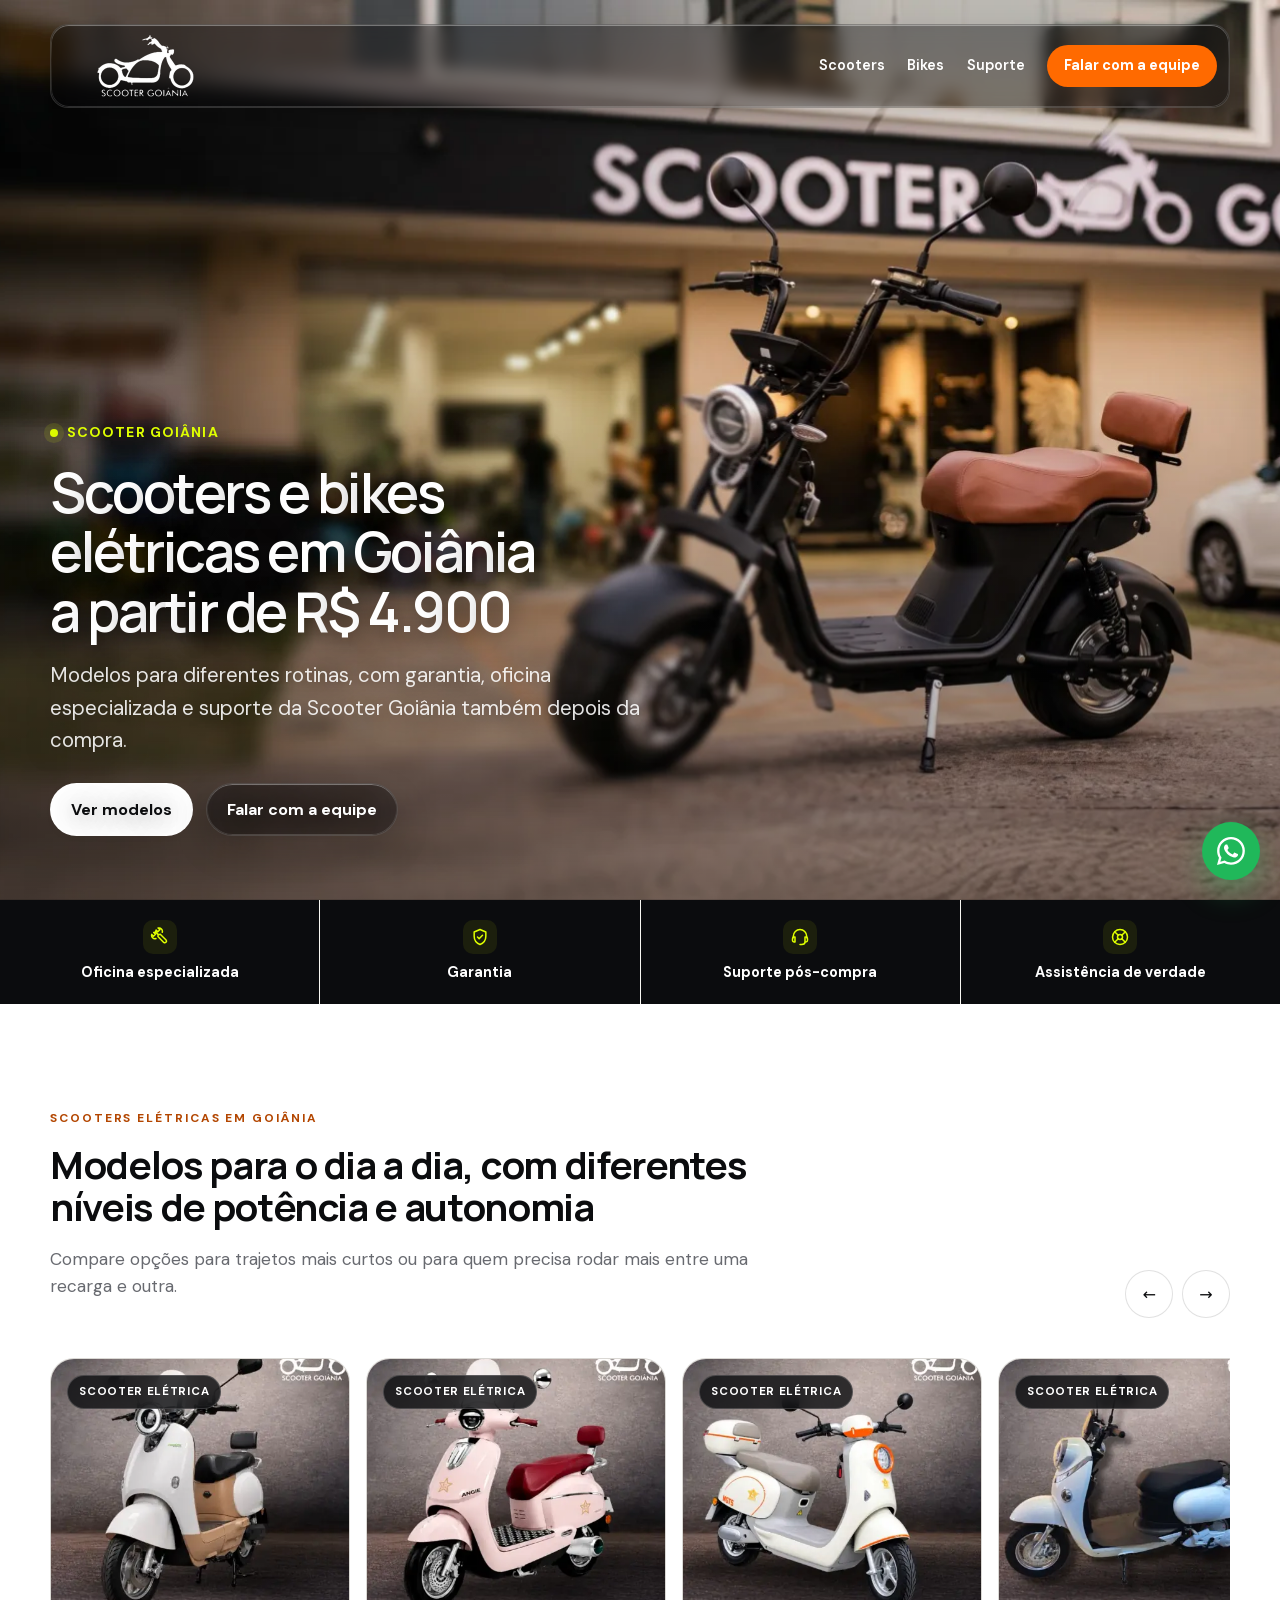
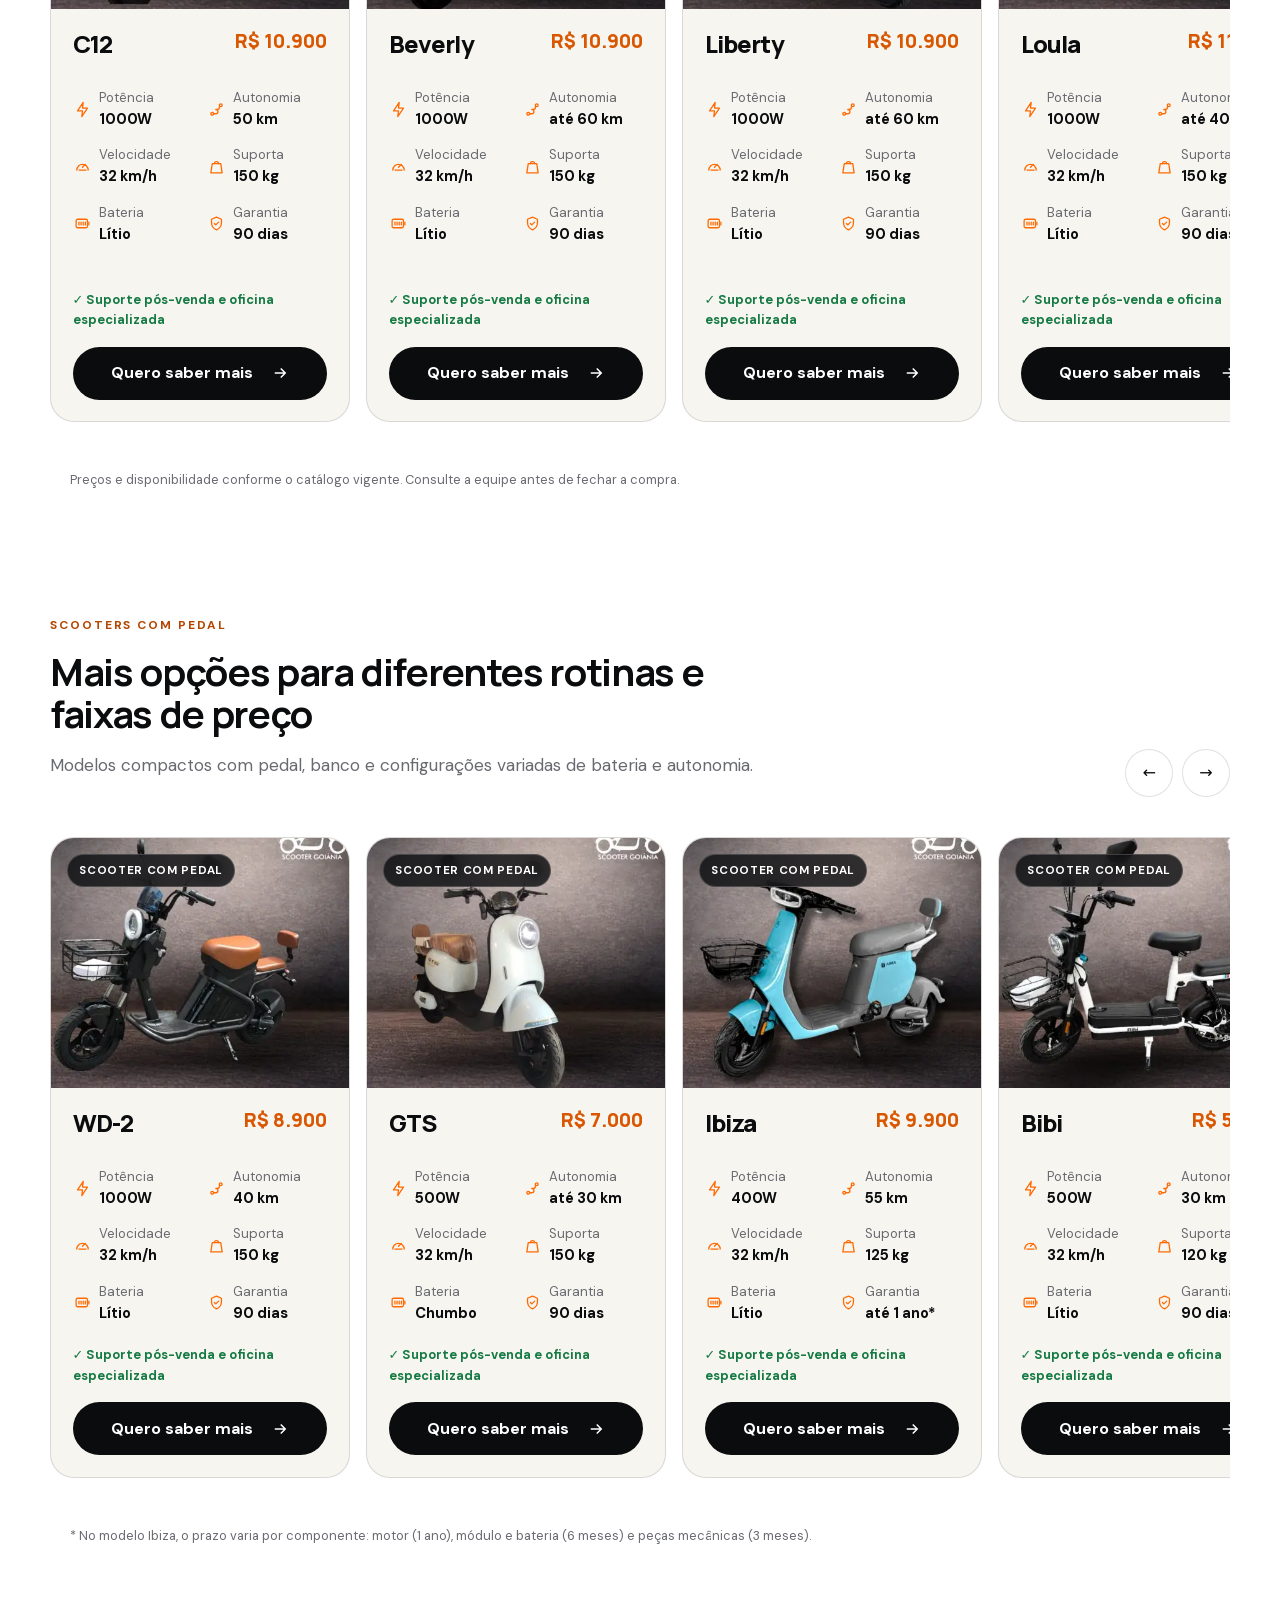
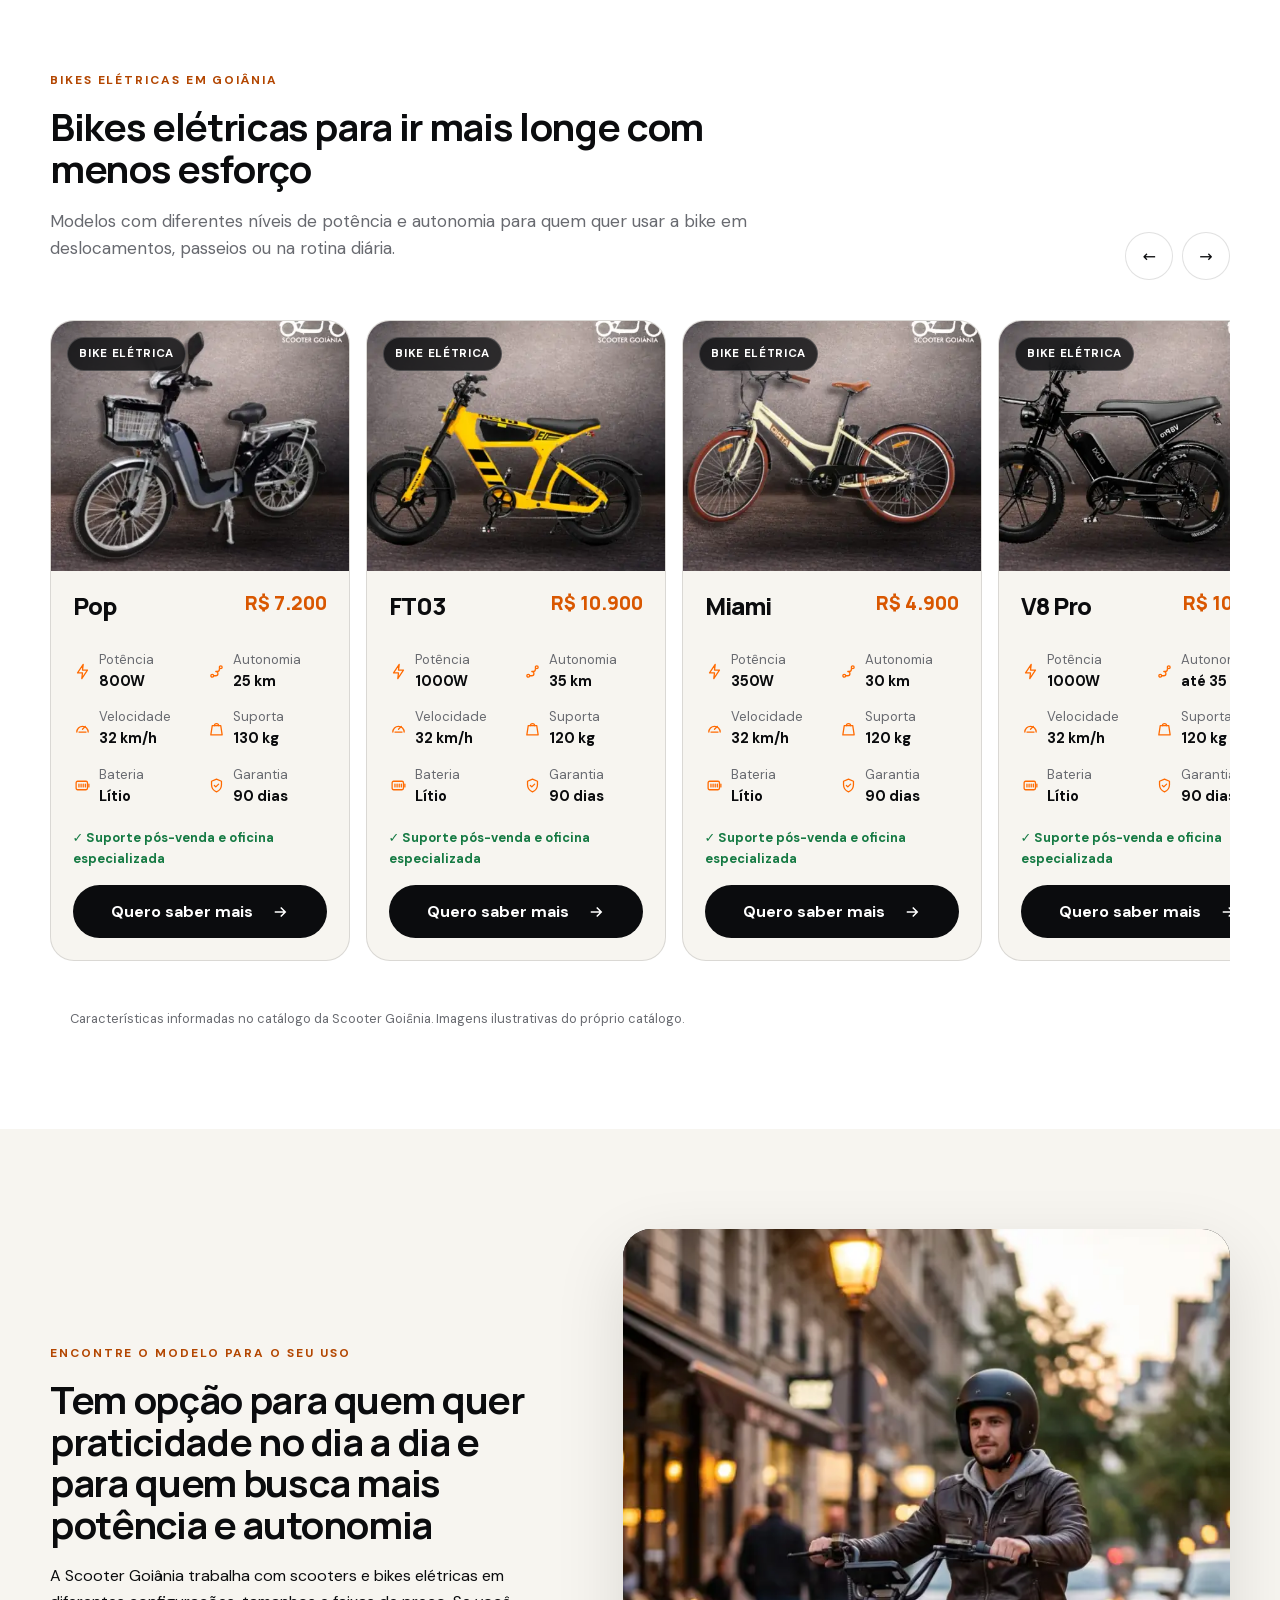
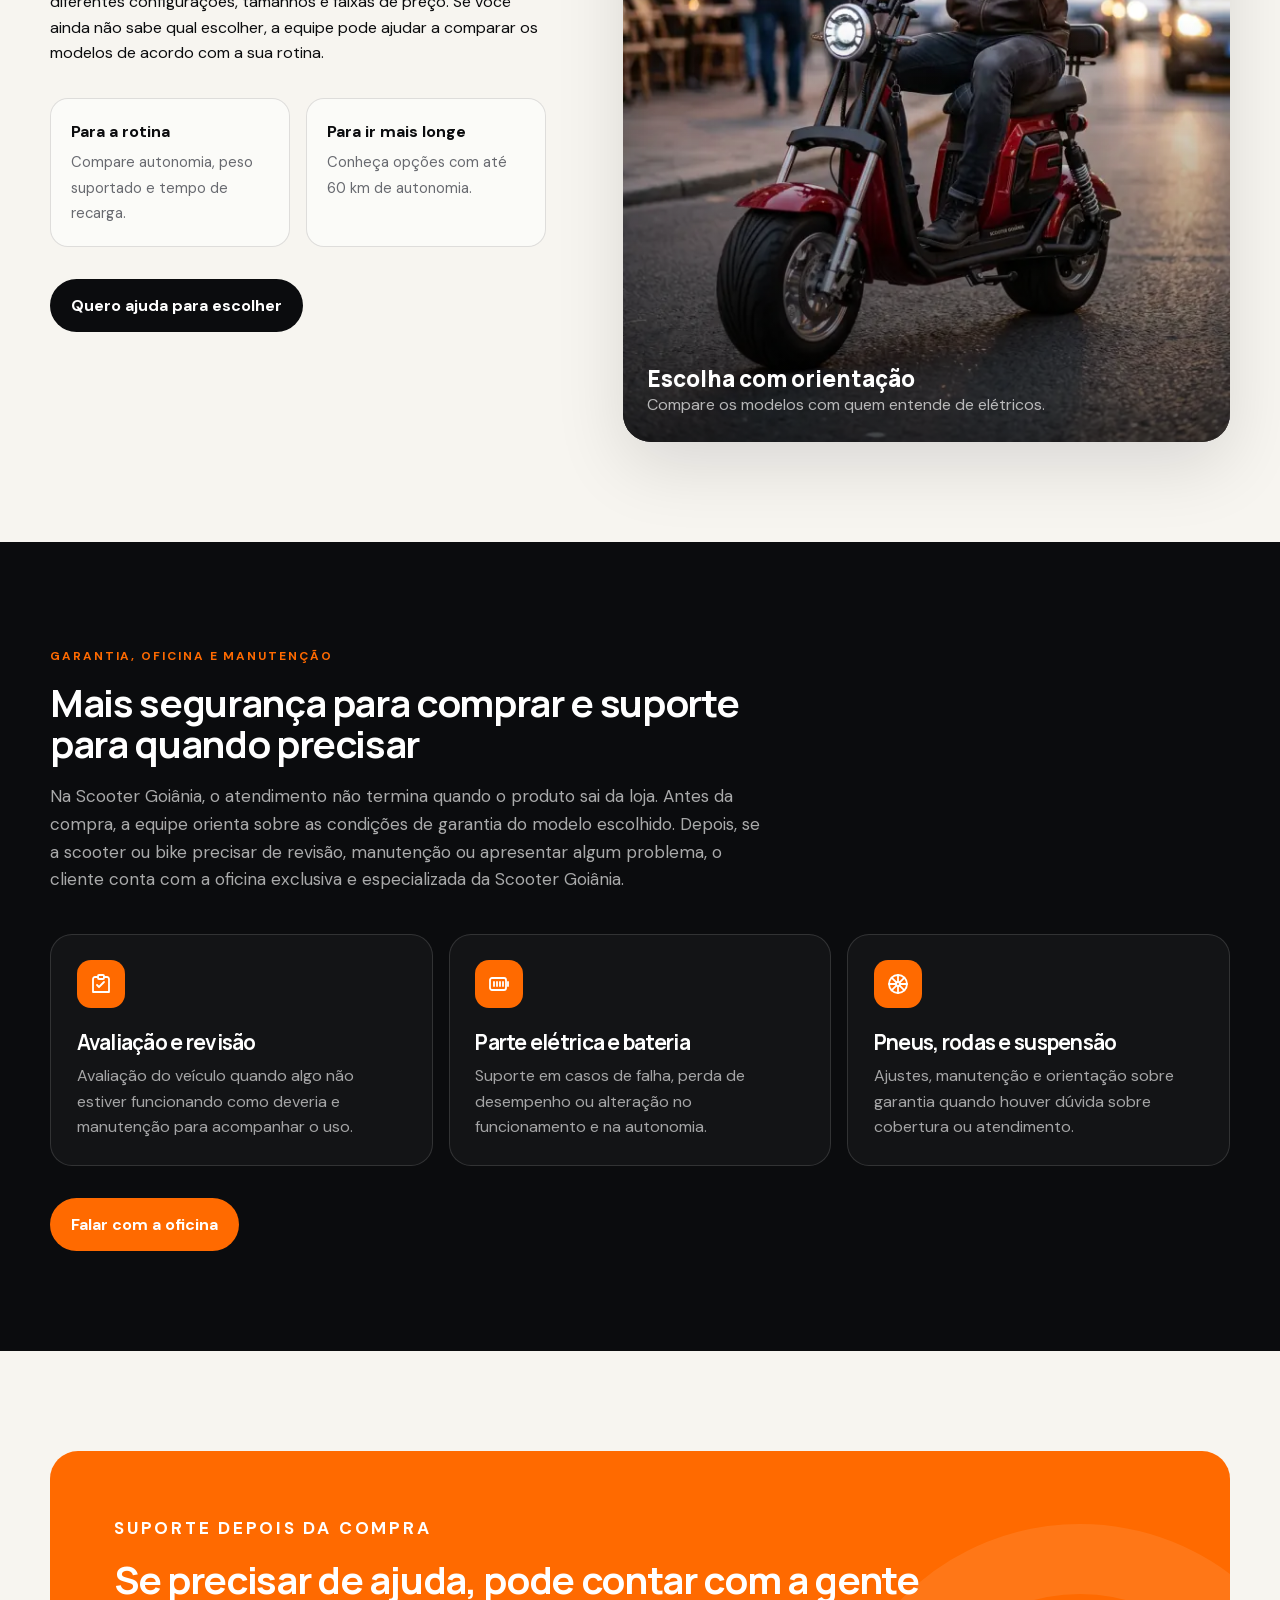
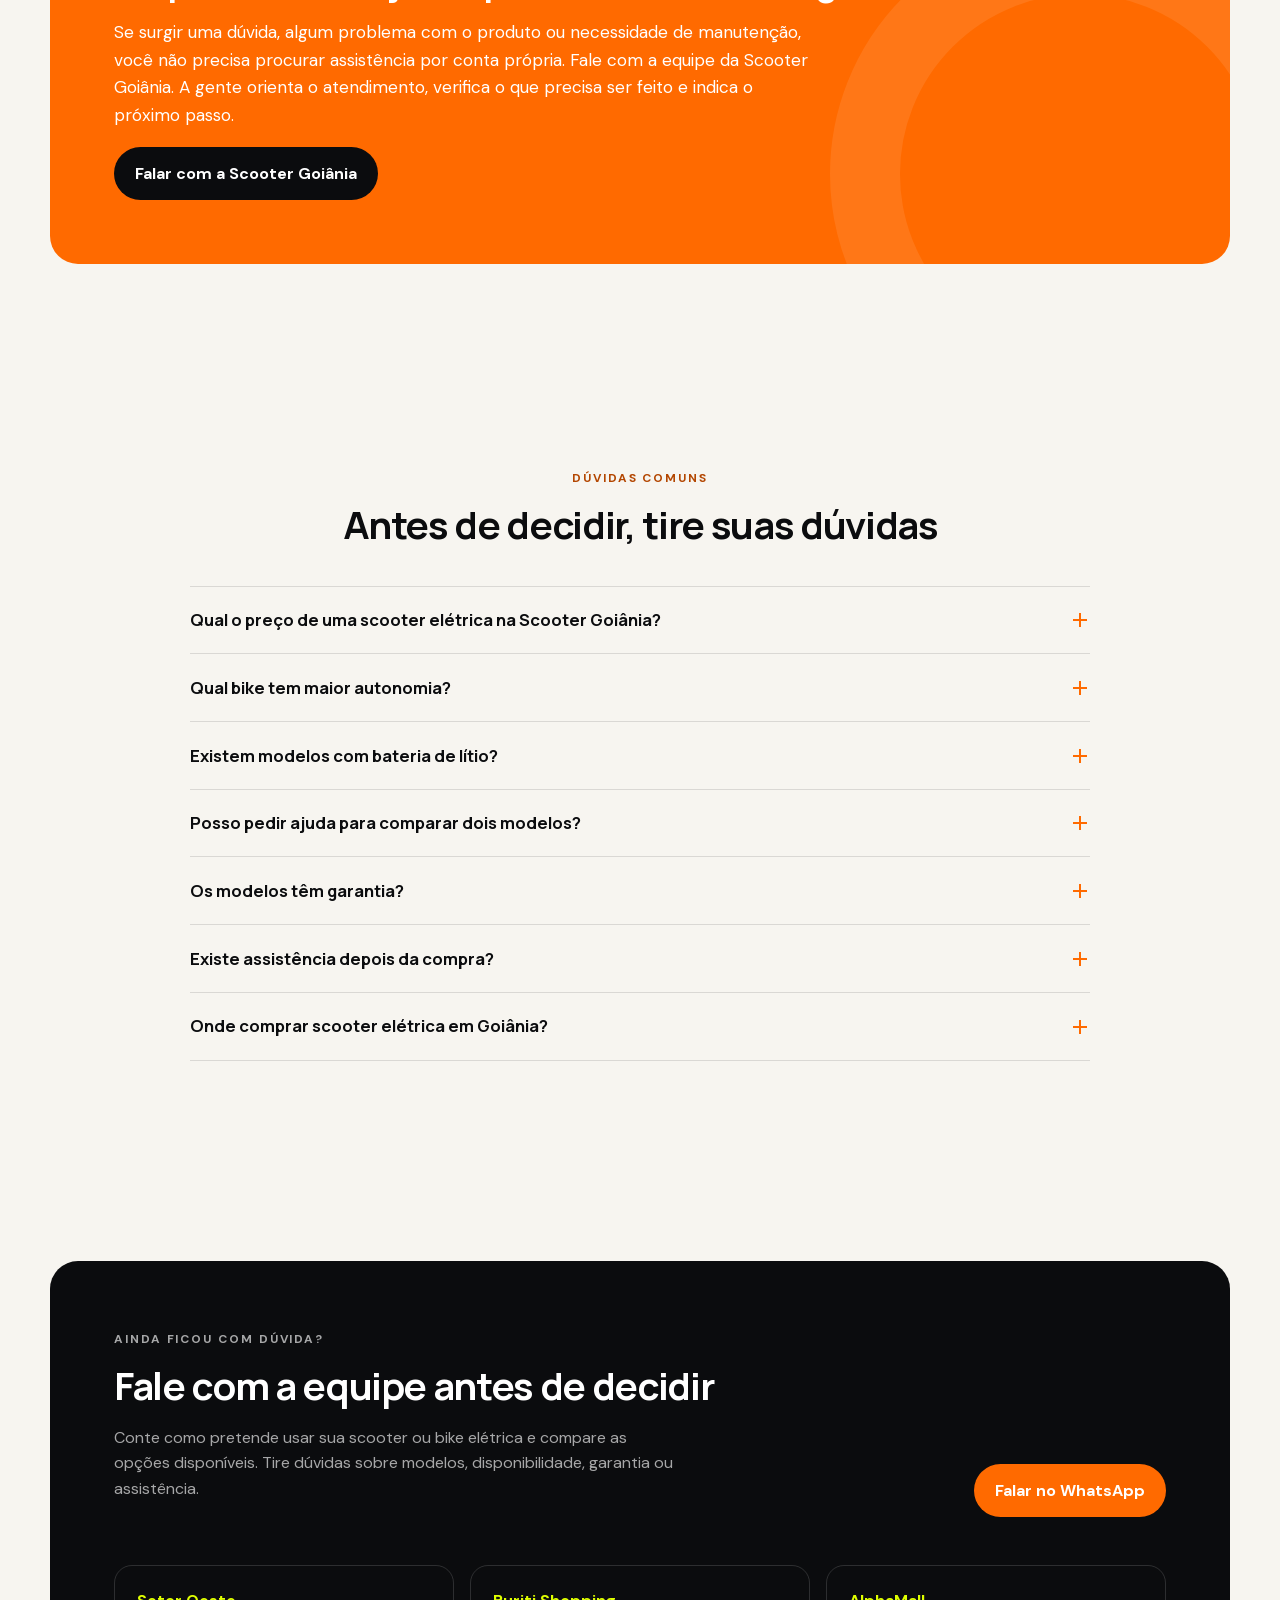
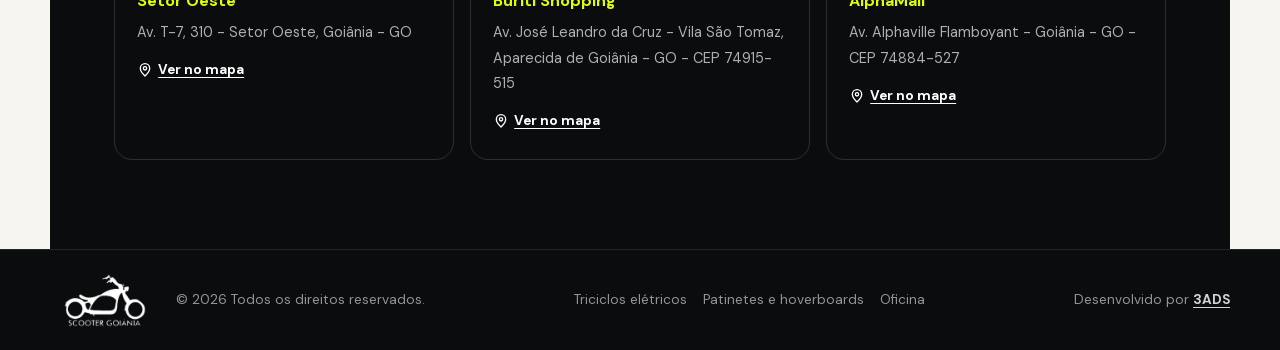
<file: scooters-e-bikes/index.html>
<!doctype html>
<html lang="pt-BR">
<head>
  <meta charset="utf-8">
  <meta name="viewport" content="width=device-width,initial-scale=1,viewport-fit=cover">
  <title>Scooter e Bike Elétrica em Goiânia a partir de R$ 4.900 | Scooter Goiânia</title>
  <meta name="description" content="Scooters elétricas, scooters com pedal e bikes elétricas em Goiânia a partir de R$ 4.900. Compare autonomia, potência e preço, com garantia e oficina especializada.">
  <link rel="canonical" href="https://lp.scootergoiania.com.br/scooters-e-bikes/">
  <meta name="robots" content="index, follow, max-image-preview:large, max-snippet:-1, max-video-preview:-1">
  <meta name="theme-color" content="#0b0c0e">
  <meta name="geo.region" content="BR-GO"><meta name="geo.placename" content="Goiânia">
  <meta property="og:type" content="website">
  <meta property="og:locale" content="pt_BR">
  <meta property="og:site_name" content="Scooter Goiânia">
  <meta property="og:title" content="Scooter e Bike Elétrica em Goiânia a partir de R$ 4.900">
  <meta property="og:description" content="Compare scooters elétricas, scooters com pedal e bikes elétricas, com garantia, oficina especializada e suporte depois da compra.">
  <meta property="og:url" content="https://lp.scootergoiania.com.br/scooters-e-bikes/">
  <meta property="og:image" content="https://lp.scootergoiania.com.br/assets/images/og-scooters.jpg">
  <meta property="og:image:width" content="1200"><meta property="og:image:height" content="630">
  <meta property="og:image:alt" content="Scooter elétrica em frente à loja Scooter Goiânia">
  <meta name="twitter:card" content="summary_large_image">
  <meta name="twitter:title" content="Scooter e Bike Elétrica em Goiânia a partir de R$ 4.900">
  <meta name="twitter:description" content="Compare scooters elétricas, scooters com pedal e bikes elétricas, com garantia e oficina especializada.">
  <meta name="twitter:image" content="https://lp.scootergoiania.com.br/assets/images/og-scooters.jpg">
  <link rel="preload" href="../assets/fonts/manrope-latin.woff2" as="font" type="font/woff2" crossorigin>
  <link rel="preload" href="../assets/fonts/dm-sans-latin.woff2" as="font" type="font/woff2" crossorigin>
  <link rel="preload" as="image" href="../assets/images/hero-scooters-loja-mobile-v2-720.webp" media="(max-width: 620px)" fetchpriority="high">
  <link rel="preload" as="image" href="../assets/images/hero-scooters-loja-mobile-v2.webp" media="(min-width: 621px) and (max-width: 900px)" fetchpriority="high">
  <link rel="preload" as="image" href="../assets/images/hero-scooters-loja-v2.webp" media="(min-width: 901px)" fetchpriority="high">
  <link rel="stylesheet" href="../assets/css/styles.css?v=4362d79c">
  <script src="../assets/js/main.js?v=59f5c18a" defer></script>
  <link rel="icon" href="../assets/images/favicon-48.png" sizes="48x48" type="image/png">
  <link rel="apple-touch-icon" href="../assets/images/apple-touch-icon.png">
  <link rel="manifest" href="../site.webmanifest">
  <!-- build:jsonld --><script type="application/ld+json">{"@context":"https://schema.org","@graph":[{"@type":["Store","Organization"],"@id":"https://lp.scootergoiania.com.br/#organizacao","name":"Scooter Goiânia","url":"https://lp.scootergoiania.com.br/","logo":{"@type":"ImageObject","url":"https://lp.scootergoiania.com.br/assets/images/icon-512.png","width":512,"height":512},"image":"https://lp.scootergoiania.com.br/assets/images/og-scooters.jpg","description":"Loja de veículos elétricos em Goiânia: scooters, bikes, triciclos, patinetes, hoverboards e triciclos drift, com garantia, suporte pós-venda e oficina especializada.","telephone":"+55 62 99988-1098","priceRange":"R$ 900 – R$ 13.900","currenciesAccepted":"BRL","address":{"@type":"PostalAddress","streetAddress":"Av. T-7, 310","addressLocality":"Goiânia","addressRegion":"GO","addressCountry":"BR"},"areaServed":[{"@type":"City","name":"Goiânia"},{"@type":"City","name":"Aparecida de Goiânia"}],"department":[{"@type":"Store","name":"Scooter Goiânia — Setor Oeste","address":{"@type":"PostalAddress","streetAddress":"Av. T-7, 310","addressLocality":"Goiânia","addressRegion":"GO","addressCountry":"BR"},"parentOrganization":{"@id":"https://lp.scootergoiania.com.br/#organizacao"}},{"@type":"Store","name":"Scooter Goiânia — Buriti Shopping","address":{"@type":"PostalAddress","streetAddress":"Av. José Leandro da Cruz","addressLocality":"Aparecida de Goiânia","addressRegion":"GO","postalCode":"74915-515","addressCountry":"BR"},"parentOrganization":{"@id":"https://lp.scootergoiania.com.br/#organizacao"}},{"@type":"Store","name":"Scooter Goiânia — AlphaMall","address":{"@type":"PostalAddress","streetAddress":"Av. Alphaville Flamboyant","addressLocality":"Goiânia","addressRegion":"GO","postalCode":"74884-527","addressCountry":"BR"},"parentOrganization":{"@id":"https://lp.scootergoiania.com.br/#organizacao"}}],"contactPoint":[{"@type":"ContactPoint","contactType":"sales","telephone":"+55 62 99988-1098","availableLanguage":"pt-BR","url":"https://wa.me/5562999881098"},{"@type":"ContactPoint","contactType":"technical support","name":"Oficina Scooter Goiânia","telephone":"+55 62 99672-1097","availableLanguage":"pt-BR","url":"https://wa.me/5562996721097"}],"knowsAbout":["Scooter elétrica","Bike elétrica","Triciclo elétrico","Patinete elétrico","Hoverboard","Manutenção de veículos elétricos","Bateria de lítio"]},{"@type":"WebSite","@id":"https://lp.scootergoiania.com.br/#website","url":"https://lp.scootergoiania.com.br/","name":"Scooter Goiânia","inLanguage":"pt-BR","publisher":{"@id":"https://lp.scootergoiania.com.br/#organizacao"}},{"@type":"BreadcrumbList","@id":"https://lp.scootergoiania.com.br/scooters-e-bikes/#breadcrumb","itemListElement":[{"@type":"ListItem","position":1,"name":"Início","item":"https://lp.scootergoiania.com.br/"},{"@type":"ListItem","position":2,"name":"Scooters e bikes elétricas","item":"https://lp.scootergoiania.com.br/scooters-e-bikes/"}]},{"@type":"CollectionPage","@id":"https://lp.scootergoiania.com.br/scooters-e-bikes/#webpage","url":"https://lp.scootergoiania.com.br/scooters-e-bikes/","name":"Scooter e Bike Elétrica em Goiânia a partir de R$ 4.900 | Scooter Goiânia","description":"Scooters elétricas, scooters com pedal e bikes elétricas em Goiânia a partir de R$ 4.900. Compare autonomia, potência e preço, com garantia e oficina especializada.","inLanguage":"pt-BR","isPartOf":{"@id":"https://lp.scootergoiania.com.br/#website"},"about":{"@id":"https://lp.scootergoiania.com.br/#organizacao"},"breadcrumb":{"@id":"https://lp.scootergoiania.com.br/scooters-e-bikes/#breadcrumb"},"primaryImageOfPage":{"@type":"ImageObject","url":"https://lp.scootergoiania.com.br/assets/images/og-scooters.jpg","width":1200,"height":630},"dateModified":"2026-09-25"},{"@type":"ItemList","@id":"https://lp.scootergoiania.com.br/scooters-e-bikes/#modelos","name":"Scooters e bikes elétricas","numberOfItems":23,"itemListElement":[{"@type":"ListItem","position":1,"item":{"@type":"Product","name":"Scooter elétrica C12","sku":"c12","category":"Scooter elétrica","image":"https://lp.scootergoiania.com.br/assets/images/products/c12.webp","description":"Scooter elétrica C12 com motor de 1000W, autonomia de 50 km, velocidade de 32 km/h, capacidade de 150 kg, bateria de lítio e garantia de 90 dias.","additionalProperty":[{"@type":"PropertyValue","name":"Potência","value":"1000W"},{"@type":"PropertyValue","name":"Autonomia","value":"50 km"},{"@type":"PropertyValue","name":"Velocidade máxima","value":"32 km/h"},{"@type":"PropertyValue","name":"Peso suportado","value":"150 kg"},{"@type":"PropertyValue","name":"Bateria","value":"Lítio"},{"@type":"PropertyValue","name":"Garantia","value":"90 dias"}],"offers":{"@type":"Offer","price":"10900.00","priceCurrency":"BRL","url":"https://lp.scootergoiania.com.br/scooters-e-bikes/#modelo-c12","seller":{"@id":"https://lp.scootergoiania.com.br/#organizacao"},"itemCondition":"https://schema.org/NewCondition"}}},{"@type":"ListItem","position":2,"item":{"@type":"Product","name":"Scooter elétrica Beverly","sku":"beverly","category":"Scooter elétrica","image":"https://lp.scootergoiania.com.br/assets/images/products/beverly.webp","description":"Scooter elétrica Beverly com motor de 1000W, autonomia de até 60 km, velocidade de 32 km/h, capacidade de 150 kg, bateria de lítio e garantia de 90 dias.","additionalProperty":[{"@type":"PropertyValue","name":"Potência","value":"1000W"},{"@type":"PropertyValue","name":"Autonomia","value":"até 60 km"},{"@type":"PropertyValue","name":"Velocidade máxima","value":"32 km/h"},{"@type":"PropertyValue","name":"Peso suportado","value":"150 kg"},{"@type":"PropertyValue","name":"Bateria","value":"Lítio"},{"@type":"PropertyValue","name":"Garantia","value":"90 dias"}],"offers":{"@type":"Offer","price":"10900.00","priceCurrency":"BRL","url":"https://lp.scootergoiania.com.br/scooters-e-bikes/#modelo-beverly","seller":{"@id":"https://lp.scootergoiania.com.br/#organizacao"},"itemCondition":"https://schema.org/NewCondition"}}},{"@type":"ListItem","position":3,"item":{"@type":"Product","name":"Scooter elétrica Liberty","sku":"liberty","category":"Scooter elétrica","image":"https://lp.scootergoiania.com.br/assets/images/products/liberty.webp","description":"Scooter elétrica Liberty com motor de 1000W, autonomia de até 60 km, velocidade de 32 km/h, capacidade de 150 kg, bateria de lítio e garantia de 90 dias.","additionalProperty":[{"@type":"PropertyValue","name":"Potência","value":"1000W"},{"@type":"PropertyValue","name":"Autonomia","value":"até 60 km"},{"@type":"PropertyValue","name":"Velocidade máxima","value":"32 km/h"},{"@type":"PropertyValue","name":"Peso suportado","value":"150 kg"},{"@type":"PropertyValue","name":"Bateria","value":"Lítio"},{"@type":"PropertyValue","name":"Garantia","value":"90 dias"}],"offers":{"@type":"Offer","price":"10900.00","priceCurrency":"BRL","url":"https://lp.scootergoiania.com.br/scooters-e-bikes/#modelo-liberty","seller":{"@id":"https://lp.scootergoiania.com.br/#organizacao"},"itemCondition":"https://schema.org/NewCondition"}}},{"@type":"ListItem","position":4,"item":{"@type":"Product","name":"Scooter elétrica Loula","sku":"loula","category":"Scooter elétrica","image":"https://lp.scootergoiania.com.br/assets/images/products/loula.webp","description":"Scooter elétrica Loula com motor de 1000W, autonomia de até 40 km, velocidade de 32 km/h, capacidade de 150 kg, bateria de lítio e garantia de 90 dias.","additionalProperty":[{"@type":"PropertyValue","name":"Potência","value":"1000W"},{"@type":"PropertyValue","name":"Autonomia","value":"até 40 km"},{"@type":"PropertyValue","name":"Velocidade máxima","value":"32 km/h"},{"@type":"PropertyValue","name":"Peso suportado","value":"150 kg"},{"@type":"PropertyValue","name":"Bateria","value":"Lítio"},{"@type":"PropertyValue","name":"Garantia","value":"90 dias"}],"offers":{"@type":"Offer","price":"11300.00","priceCurrency":"BRL","url":"https://lp.scootergoiania.com.br/scooters-e-bikes/#modelo-loula","seller":{"@id":"https://lp.scootergoiania.com.br/#organizacao"},"itemCondition":"https://schema.org/NewCondition"}}},{"@type":"ListItem","position":5,"item":{"@type":"Product","name":"Scooter elétrica X13","sku":"x13","category":"Scooter elétrica","image":"https://lp.scootergoiania.com.br/assets/images/products/x13.webp","description":"Scooter elétrica X13 com motor de 1000W, autonomia de até 40 km, velocidade de 32 km/h, capacidade de 150 kg, bateria de lítio ferro fosfato e garantia de 90 dias.","additionalProperty":[{"@type":"PropertyValue","name":"Potência","value":"1000W"},{"@type":"PropertyValue","name":"Autonomia","value":"até 40 km"},{"@type":"PropertyValue","name":"Velocidade máxima","value":"32 km/h"},{"@type":"PropertyValue","name":"Peso suportado","value":"150 kg"},{"@type":"PropertyValue","name":"Bateria","value":"Lítio ferro fosfato"},{"@type":"PropertyValue","name":"Garantia","value":"90 dias"}],"offers":{"@type":"Offer","price":"10500.00","priceCurrency":"BRL","url":"https://lp.scootergoiania.com.br/scooters-e-bikes/#modelo-x13","seller":{"@id":"https://lp.scootergoiania.com.br/#organizacao"},"itemCondition":"https://schema.org/NewCondition"}}},{"@type":"ListItem","position":6,"item":{"@type":"Product","name":"Scooter elétrica WD6","sku":"wd6","category":"Scooter elétrica","image":"https://lp.scootergoiania.com.br/assets/images/products/wd6.webp","description":"Scooter elétrica WD6 com motor de 1000W, autonomia de 50 km, velocidade de 32 km/h, capacidade de 180 kg, bateria de lítio e garantia de 90 dias.","additionalProperty":[{"@type":"PropertyValue","name":"Potência","value":"1000W"},{"@type":"PropertyValue","name":"Autonomia","value":"50 km"},{"@type":"PropertyValue","name":"Velocidade máxima","value":"32 km/h"},{"@type":"PropertyValue","name":"Peso suportado","value":"180 kg"},{"@type":"PropertyValue","name":"Bateria","value":"Lítio"},{"@type":"PropertyValue","name":"Garantia","value":"90 dias"}],"offers":{"@type":"Offer","price":"11700.00","priceCurrency":"BRL","url":"https://lp.scootergoiania.com.br/scooters-e-bikes/#modelo-wd6","seller":{"@id":"https://lp.scootergoiania.com.br/#organizacao"},"itemCondition":"https://schema.org/NewCondition"}}},{"@type":"ListItem","position":7,"item":{"@type":"Product","name":"Scooter elétrica A4","sku":"a4","category":"Scooter elétrica","image":"https://lp.scootergoiania.com.br/assets/images/products/a4.webp","description":"Scooter elétrica A4 com motor de 1000W, autonomia de até 45 km, velocidade de 32 km/h, capacidade de 150 kg, bateria de lítio e garantia de 90 dias.","additionalProperty":[{"@type":"PropertyValue","name":"Potência","value":"1000W"},{"@type":"PropertyValue","name":"Autonomia","value":"até 45 km"},{"@type":"PropertyValue","name":"Velocidade máxima","value":"32 km/h"},{"@type":"PropertyValue","name":"Peso suportado","value":"150 kg"},{"@type":"PropertyValue","name":"Bateria","value":"Lítio"},{"@type":"PropertyValue","name":"Garantia","value":"90 dias"}],"offers":{"@type":"Offer","price":"10900.00","priceCurrency":"BRL","url":"https://lp.scootergoiania.com.br/scooters-e-bikes/#modelo-a4","seller":{"@id":"https://lp.scootergoiania.com.br/#organizacao"},"itemCondition":"https://schema.org/NewCondition"}}},{"@type":"ListItem","position":8,"item":{"@type":"Product","name":"Scooter com pedal WD-2","sku":"wd2","category":"Scooter com pedal","image":"https://lp.scootergoiania.com.br/assets/images/products/wd2.webp","description":"Scooter com pedal WD-2 com motor de 1000W, autonomia de 40 km, velocidade de 32 km/h, capacidade de 150 kg, bateria de lítio e garantia de 90 dias.","additionalProperty":[{"@type":"PropertyValue","name":"Potência","value":"1000W"},{"@type":"PropertyValue","name":"Autonomia","value":"40 km"},{"@type":"PropertyValue","name":"Velocidade máxima","value":"32 km/h"},{"@type":"PropertyValue","name":"Peso suportado","value":"150 kg"},{"@type":"PropertyValue","name":"Bateria","value":"Lítio"},{"@type":"PropertyValue","name":"Garantia","value":"90 dias"}],"offers":{"@type":"Offer","price":"8900.00","priceCurrency":"BRL","url":"https://lp.scootergoiania.com.br/scooters-e-bikes/#modelo-wd2","seller":{"@id":"https://lp.scootergoiania.com.br/#organizacao"},"itemCondition":"https://schema.org/NewCondition"}}},{"@type":"ListItem","position":9,"item":{"@type":"Product","name":"Scooter com pedal GTS","sku":"gts","category":"Scooter com pedal","image":"https://lp.scootergoiania.com.br/assets/images/products/gts.webp","description":"Scooter com pedal GTS com motor de 500W, autonomia de até 30 km, velocidade de 32 km/h, capacidade de 150 kg, bateria de chumbo e garantia de 90 dias.","additionalProperty":[{"@type":"PropertyValue","name":"Potência","value":"500W"},{"@type":"PropertyValue","name":"Autonomia","value":"até 30 km"},{"@type":"PropertyValue","name":"Velocidade máxima","value":"32 km/h"},{"@type":"PropertyValue","name":"Peso suportado","value":"150 kg"},{"@type":"PropertyValue","name":"Bateria","value":"Chumbo"},{"@type":"PropertyValue","name":"Garantia","value":"90 dias"}],"offers":{"@type":"Offer","price":"7000.00","priceCurrency":"BRL","url":"https://lp.scootergoiania.com.br/scooters-e-bikes/#modelo-gts","seller":{"@id":"https://lp.scootergoiania.com.br/#organizacao"},"itemCondition":"https://schema.org/NewCondition"}}},{"@type":"ListItem","position":10,"item":{"@type":"Product","name":"Scooter com pedal Ibiza","sku":"ibiza","category":"Scooter com pedal","image":"https://lp.scootergoiania.com.br/assets/images/products/ibiza.webp","description":"Scooter com pedal Ibiza com motor de 400W, autonomia de 55 km, velocidade de 32 km/h, capacidade de 125 kg, bateria de lítio e garantia de até 1 ano.","additionalProperty":[{"@type":"PropertyValue","name":"Potência","value":"400W"},{"@type":"PropertyValue","name":"Autonomia","value":"55 km"},{"@type":"PropertyValue","name":"Velocidade máxima","value":"32 km/h"},{"@type":"PropertyValue","name":"Peso suportado","value":"125 kg"},{"@type":"PropertyValue","name":"Bateria","value":"Lítio"},{"@type":"PropertyValue","name":"Garantia","value":"até 1 ano"}],"offers":{"@type":"Offer","price":"9900.00","priceCurrency":"BRL","url":"https://lp.scootergoiania.com.br/scooters-e-bikes/#modelo-ibiza","seller":{"@id":"https://lp.scootergoiania.com.br/#organizacao"},"itemCondition":"https://schema.org/NewCondition"}}},{"@type":"ListItem","position":11,"item":{"@type":"Product","name":"Scooter com pedal Bibi","sku":"bibi","category":"Scooter com pedal","image":"https://lp.scootergoiania.com.br/assets/images/products/bibi.webp","description":"Scooter com pedal Bibi com motor de 500W, autonomia de 30 km, velocidade de 32 km/h, capacidade de 120 kg, bateria de lítio e garantia de 90 dias.","additionalProperty":[{"@type":"PropertyValue","name":"Potência","value":"500W"},{"@type":"PropertyValue","name":"Autonomia","value":"30 km"},{"@type":"PropertyValue","name":"Velocidade máxima","value":"32 km/h"},{"@type":"PropertyValue","name":"Peso suportado","value":"120 kg"},{"@type":"PropertyValue","name":"Bateria","value":"Lítio"},{"@type":"PropertyValue","name":"Garantia","value":"90 dias"}],"offers":{"@type":"Offer","price":"5500.00","priceCurrency":"BRL","url":"https://lp.scootergoiania.com.br/scooters-e-bikes/#modelo-bibi","seller":{"@id":"https://lp.scootergoiania.com.br/#organizacao"},"itemCondition":"https://schema.org/NewCondition"}}},{"@type":"ListItem","position":12,"item":{"@type":"Product","name":"Scooter com pedal E-Town","sku":"e-town","category":"Scooter com pedal","image":"https://lp.scootergoiania.com.br/assets/images/products/e-town.webp","description":"Scooter com pedal E-Town com motor de 500W, autonomia de 30 km, velocidade de 32 km/h, capacidade de 120 kg, bateria de lítio e garantia de 90 dias.","additionalProperty":[{"@type":"PropertyValue","name":"Potência","value":"500W"},{"@type":"PropertyValue","name":"Autonomia","value":"30 km"},{"@type":"PropertyValue","name":"Velocidade máxima","value":"32 km/h"},{"@type":"PropertyValue","name":"Peso suportado","value":"120 kg"},{"@type":"PropertyValue","name":"Bateria","value":"Lítio"},{"@type":"PropertyValue","name":"Garantia","value":"90 dias"}],"offers":{"@type":"Offer","price":"7200.00","priceCurrency":"BRL","url":"https://lp.scootergoiania.com.br/scooters-e-bikes/#modelo-e-town","seller":{"@id":"https://lp.scootergoiania.com.br/#organizacao"},"itemCondition":"https://schema.org/NewCondition"}}},{"@type":"ListItem","position":13,"item":{"@type":"Product","name":"Scooter com pedal Smart","sku":"smart","category":"Scooter com pedal","image":"https://lp.scootergoiania.com.br/assets/images/products/smart.webp","description":"Scooter com pedal Smart com motor de 350W, autonomia de 25 km, velocidade de 32 km/h, capacidade de 60 kg, bateria de chumbo e garantia de 90 dias.","additionalProperty":[{"@type":"PropertyValue","name":"Potência","value":"350W"},{"@type":"PropertyValue","name":"Autonomia","value":"25 km"},{"@type":"PropertyValue","name":"Velocidade máxima","value":"32 km/h"},{"@type":"PropertyValue","name":"Peso suportado","value":"60 kg"},{"@type":"PropertyValue","name":"Bateria","value":"Chumbo"},{"@type":"PropertyValue","name":"Garantia","value":"90 dias"}],"offers":{"@type":"Offer","price":"5000.00","priceCurrency":"BRL","url":"https://lp.scootergoiania.com.br/scooters-e-bikes/#modelo-smart","seller":{"@id":"https://lp.scootergoiania.com.br/#organizacao"},"itemCondition":"https://schema.org/NewCondition"}}},{"@type":"ListItem","position":14,"item":{"@type":"Product","name":"Scooter com pedal Joy Rema","sku":"joy-rema","category":"Scooter com pedal","image":"https://lp.scootergoiania.com.br/assets/images/products/joy-rema.webp","description":"Scooter com pedal Joy Rema com motor de 800W, autonomia de 30 km, velocidade de 32 km/h, capacidade de 120 kg, bateria de chumbo e garantia de 90 dias.","additionalProperty":[{"@type":"PropertyValue","name":"Potência","value":"800W"},{"@type":"PropertyValue","name":"Autonomia","value":"30 km"},{"@type":"PropertyValue","name":"Velocidade máxima","value":"32 km/h"},{"@type":"PropertyValue","name":"Peso suportado","value":"120 kg"},{"@type":"PropertyValue","name":"Bateria","value":"Chumbo"},{"@type":"PropertyValue","name":"Garantia","value":"90 dias"}],"offers":{"@type":"Offer","price":"7500.00","priceCurrency":"BRL","url":"https://lp.scootergoiania.com.br/scooters-e-bikes/#modelo-joy-rema","seller":{"@id":"https://lp.scootergoiania.com.br/#organizacao"},"itemCondition":"https://schema.org/NewCondition"}}},{"@type":"ListItem","position":15,"item":{"@type":"Product","name":"Scooter com pedal Malo","sku":"malo","category":"Scooter com pedal","image":"https://lp.scootergoiania.com.br/assets/images/products/malo.webp","description":"Scooter com pedal Malo com motor de 350W, autonomia de 35 km, velocidade de 32 km/h, capacidade de 90 kg, bateria de chumbo e garantia de 90 dias.","additionalProperty":[{"@type":"PropertyValue","name":"Potência","value":"350W"},{"@type":"PropertyValue","name":"Autonomia","value":"35 km"},{"@type":"PropertyValue","name":"Velocidade máxima","value":"32 km/h"},{"@type":"PropertyValue","name":"Peso suportado","value":"90 kg"},{"@type":"PropertyValue","name":"Bateria","value":"Chumbo"},{"@type":"PropertyValue","name":"Garantia","value":"90 dias"}],"offers":{"@type":"Offer","price":"6000.00","priceCurrency":"BRL","url":"https://lp.scootergoiania.com.br/scooters-e-bikes/#modelo-malo","seller":{"@id":"https://lp.scootergoiania.com.br/#organizacao"},"itemCondition":"https://schema.org/NewCondition"}}},{"@type":"ListItem","position":16,"item":{"@type":"Product","name":"Bike elétrica Pop","sku":"pop","category":"Bike elétrica","image":"https://lp.scootergoiania.com.br/assets/images/products/pop.webp","description":"Bike elétrica Pop com motor de 800W, autonomia de 25 km, velocidade de 32 km/h, capacidade de 130 kg, bateria de lítio e garantia de 90 dias.","additionalProperty":[{"@type":"PropertyValue","name":"Potência","value":"800W"},{"@type":"PropertyValue","name":"Autonomia","value":"25 km"},{"@type":"PropertyValue","name":"Velocidade máxima","value":"32 km/h"},{"@type":"PropertyValue","name":"Peso suportado","value":"130 kg"},{"@type":"PropertyValue","name":"Bateria","value":"Lítio"},{"@type":"PropertyValue","name":"Garantia","value":"90 dias"}],"offers":{"@type":"Offer","price":"7200.00","priceCurrency":"BRL","url":"https://lp.scootergoiania.com.br/scooters-e-bikes/#modelo-pop","seller":{"@id":"https://lp.scootergoiania.com.br/#organizacao"},"itemCondition":"https://schema.org/NewCondition"}}},{"@type":"ListItem","position":17,"item":{"@type":"Product","name":"Bike elétrica FT03","sku":"ft03","category":"Bike elétrica","image":"https://lp.scootergoiania.com.br/assets/images/products/ft03.webp","description":"Bike elétrica FT03 com motor de 1000W, autonomia de 35 km, velocidade de 32 km/h, capacidade de 120 kg, bateria de lítio e garantia de 90 dias.","additionalProperty":[{"@type":"PropertyValue","name":"Potência","value":"1000W"},{"@type":"PropertyValue","name":"Autonomia","value":"35 km"},{"@type":"PropertyValue","name":"Velocidade máxima","value":"32 km/h"},{"@type":"PropertyValue","name":"Peso suportado","value":"120 kg"},{"@type":"PropertyValue","name":"Bateria","value":"Lítio"},{"@type":"PropertyValue","name":"Garantia","value":"90 dias"}],"offers":{"@type":"Offer","price":"10900.00","priceCurrency":"BRL","url":"https://lp.scootergoiania.com.br/scooters-e-bikes/#modelo-ft03","seller":{"@id":"https://lp.scootergoiania.com.br/#organizacao"},"itemCondition":"https://schema.org/NewCondition"}}},{"@type":"ListItem","position":18,"item":{"@type":"Product","name":"Bike elétrica Miami","sku":"miami","category":"Bike elétrica","image":"https://lp.scootergoiania.com.br/assets/images/products/miami.webp","description":"Bike elétrica Miami com motor de 350W, autonomia de 30 km, velocidade de 32 km/h, capacidade de 120 kg, bateria de lítio e garantia de 90 dias.","additionalProperty":[{"@type":"PropertyValue","name":"Potência","value":"350W"},{"@type":"PropertyValue","name":"Autonomia","value":"30 km"},{"@type":"PropertyValue","name":"Velocidade máxima","value":"32 km/h"},{"@type":"PropertyValue","name":"Peso suportado","value":"120 kg"},{"@type":"PropertyValue","name":"Bateria","value":"Lítio"},{"@type":"PropertyValue","name":"Garantia","value":"90 dias"}],"offers":{"@type":"Offer","price":"4900.00","priceCurrency":"BRL","url":"https://lp.scootergoiania.com.br/scooters-e-bikes/#modelo-miami","seller":{"@id":"https://lp.scootergoiania.com.br/#organizacao"},"itemCondition":"https://schema.org/NewCondition"}}},{"@type":"ListItem","position":19,"item":{"@type":"Product","name":"Bike elétrica V8 Pro","sku":"v8-pro","category":"Bike elétrica","image":"https://lp.scootergoiania.com.br/assets/images/products/v8-pro.webp","description":"Bike elétrica V8 Pro com motor de 1000W, autonomia de até 35 km, velocidade de 32 km/h, capacidade de 120 kg, bateria de lítio e garantia de 90 dias.","additionalProperty":[{"@type":"PropertyValue","name":"Potência","value":"1000W"},{"@type":"PropertyValue","name":"Autonomia","value":"até 35 km"},{"@type":"PropertyValue","name":"Velocidade máxima","value":"32 km/h"},{"@type":"PropertyValue","name":"Peso suportado","value":"120 kg"},{"@type":"PropertyValue","name":"Bateria","value":"Lítio"},{"@type":"PropertyValue","name":"Garantia","value":"90 dias"}],"offers":{"@type":"Offer","price":"10900.00","priceCurrency":"BRL","url":"https://lp.scootergoiania.com.br/scooters-e-bikes/#modelo-v8-pro","seller":{"@id":"https://lp.scootergoiania.com.br/#organizacao"},"itemCondition":"https://schema.org/NewCondition"}}},{"@type":"ListItem","position":20,"item":{"@type":"Product","name":"Bike elétrica Avant","sku":"avant","category":"Bike elétrica","image":"https://lp.scootergoiania.com.br/assets/images/products/avant.webp","description":"Bike elétrica Avant com motor de 750W, autonomia de até 35 km, velocidade de 32 km/h, capacidade de 120 kg, bateria de lítio e garantia de 90 dias.","additionalProperty":[{"@type":"PropertyValue","name":"Potência","value":"750W"},{"@type":"PropertyValue","name":"Autonomia","value":"até 35 km"},{"@type":"PropertyValue","name":"Velocidade máxima","value":"32 km/h"},{"@type":"PropertyValue","name":"Peso suportado","value":"120 kg"},{"@type":"PropertyValue","name":"Bateria","value":"Lítio"},{"@type":"PropertyValue","name":"Garantia","value":"90 dias"}],"offers":{"@type":"Offer","price":"7500.00","priceCurrency":"BRL","url":"https://lp.scootergoiania.com.br/scooters-e-bikes/#modelo-avant","seller":{"@id":"https://lp.scootergoiania.com.br/#organizacao"},"itemCondition":"https://schema.org/NewCondition"}}},{"@type":"ListItem","position":21,"item":{"@type":"Product","name":"Bike elétrica Everest","sku":"everest","category":"Bike elétrica","image":"https://lp.scootergoiania.com.br/assets/images/products/everest.webp","description":"Bike elétrica Everest com motor de 750W, autonomia de até 35 km, velocidade de 32 km/h, capacidade de 120 kg, bateria de lítio e garantia de 90 dias.","additionalProperty":[{"@type":"PropertyValue","name":"Potência","value":"750W"},{"@type":"PropertyValue","name":"Autonomia","value":"até 35 km"},{"@type":"PropertyValue","name":"Velocidade máxima","value":"32 km/h"},{"@type":"PropertyValue","name":"Peso suportado","value":"120 kg"},{"@type":"PropertyValue","name":"Bateria","value":"Lítio"},{"@type":"PropertyValue","name":"Garantia","value":"90 dias"}],"offers":{"@type":"Offer","price":"7500.00","priceCurrency":"BRL","url":"https://lp.scootergoiania.com.br/scooters-e-bikes/#modelo-everest","seller":{"@id":"https://lp.scootergoiania.com.br/#organizacao"},"itemCondition":"https://schema.org/NewCondition"}}},{"@type":"ListItem","position":22,"item":{"@type":"Product","name":"Bike elétrica Forest","sku":"forest","category":"Bike elétrica","image":"https://lp.scootergoiania.com.br/assets/images/products/forest.webp","description":"Bike elétrica Forest com motor de 750W, autonomia de até 35 km, velocidade de 32 km/h, capacidade de 120 kg, bateria de lítio e garantia de 90 dias.","additionalProperty":[{"@type":"PropertyValue","name":"Potência","value":"750W"},{"@type":"PropertyValue","name":"Autonomia","value":"até 35 km"},{"@type":"PropertyValue","name":"Velocidade máxima","value":"32 km/h"},{"@type":"PropertyValue","name":"Peso suportado","value":"120 kg"},{"@type":"PropertyValue","name":"Bateria","value":"Lítio"},{"@type":"PropertyValue","name":"Garantia","value":"90 dias"}],"offers":{"@type":"Offer","price":"8500.00","priceCurrency":"BRL","url":"https://lp.scootergoiania.com.br/scooters-e-bikes/#modelo-forest","seller":{"@id":"https://lp.scootergoiania.com.br/#organizacao"},"itemCondition":"https://schema.org/NewCondition"}}},{"@type":"ListItem","position":23,"item":{"@type":"Product","name":"Bike elétrica GT-2000","sku":"gt-2000","category":"Bike elétrica","image":"https://lp.scootergoiania.com.br/assets/images/products/gt-2000.webp","description":"Bike elétrica GT-2000 com motor de 1000W, autonomia de até 60 km, velocidade de 32 km/h, capacidade de 120 kg, bateria de lítio e garantia de 90 dias.","additionalProperty":[{"@type":"PropertyValue","name":"Potência","value":"1000W"},{"@type":"PropertyValue","name":"Autonomia","value":"até 60 km"},{"@type":"PropertyValue","name":"Velocidade máxima","value":"32 km/h"},{"@type":"PropertyValue","name":"Peso suportado","value":"120 kg"},{"@type":"PropertyValue","name":"Bateria","value":"Lítio"},{"@type":"PropertyValue","name":"Garantia","value":"90 dias"}],"offers":{"@type":"Offer","price":"13500.00","priceCurrency":"BRL","url":"https://lp.scootergoiania.com.br/scooters-e-bikes/#modelo-gt-2000","seller":{"@id":"https://lp.scootergoiania.com.br/#organizacao"},"itemCondition":"https://schema.org/NewCondition"}}}]},{"@type":"FAQPage","@id":"https://lp.scootergoiania.com.br/scooters-e-bikes/#faq","mainEntity":[{"@type":"Question","name":"Qual o preço de uma scooter elétrica na Scooter Goiânia?","acceptedAnswer":{"@type":"Answer","text":"No catálogo atual, as scooters elétricas custam de R$ 10.500 (X13) a R$ 11.700 (WD6), as scooters com pedal vão de R$ 5.000 (Smart) a R$ 9.900 (Ibiza) e as bikes elétricas, de R$ 4.900 (Miami) a R$ 13.500 (GT-2000). Confirme valores e disponibilidade com a equipe."}},{"@type":"Question","name":"Qual bike tem maior autonomia?","acceptedAnswer":{"@type":"Answer","text":"Entre as bikes do catálogo atual, a GT-2000 informa até 60 km. Entre as scooters elétricas, Beverly e Liberty também chegam a até 60 km."}},{"@type":"Question","name":"Existem modelos com bateria de lítio?","acceptedAnswer":{"@type":"Answer","text":"Sim. O catálogo possui modelos com bateria de lítio e outros com bateria de chumbo."}},{"@type":"Question","name":"Posso pedir ajuda para comparar dois modelos?","acceptedAnswer":{"@type":"Answer","text":"Sim. Informe como pretende usar o produto e a equipe pode ajudar na comparação."}},{"@type":"Question","name":"Os modelos têm garantia?","acceptedAnswer":{"@type":"Answer","text":"Sim. A cobertura varia conforme o produto."}},{"@type":"Question","name":"Existe assistência depois da compra?","acceptedAnswer":{"@type":"Answer","text":"Sim. A Scooter Goiânia possui oficina especializada e suporte pós-venda."}},{"@type":"Question","name":"Onde comprar scooter elétrica em Goiânia?","acceptedAnswer":{"@type":"Answer","text":"Na Scooter Goiânia, com lojas no Setor Oeste (Av. T-7, 310), no Buriti Shopping, em Aparecida de Goiânia, e no AlphaMall. Também é possível tirar dúvidas pelo WhatsApp antes de visitar."}}]}]}</script><!-- /build:jsonld -->
  <!-- Microsoft Clarity -->
  <script type="text/javascript">
    (function(c,l,a,r,i,t,y){
        c[a]=c[a]||function(){(c[a].q=c[a].q||[]).push(arguments)};
        t=l.createElement(r);t.async=1;t.src="https://www.clarity.ms/tag/"+i;
        y=l.getElementsByTagName(r)[0];y.parentNode.insertBefore(t,y);
    })(window, document, "clarity", "script", "ynzn3acpq9");
  </script>
</head>
<body>
  <!-- Google Tag Manager (noscript) -->
  <noscript><iframe src="https://www.googletagmanager.com/ns.html?id=GTM-59HD4DQB" height="0" width="0" style="display:none;visibility:hidden" title="Google Tag Manager"></iframe></noscript>
  <!-- build:sprite --><svg class="icon-sprite" aria-hidden="true" focusable="false"><symbol id="i-arrow" viewBox="0 0 24 24"><path d="M5 12h14M13 6l6 6-6 6"/></symbol><symbol id="i-battery" viewBox="0 0 24 24"><rect x="3" y="6" width="16" height="12" rx="2"/><path d="M21 10v4M7 10v4m3-4v4m3-4v4m3-4v4"/></symbol><symbol id="i-bolt" viewBox="0 0 24 24"><path d="m13 2-8 12h7l-1 8 8-12h-7l1-8Z"/></symbol><symbol id="i-clipboard" viewBox="0 0 24 24"><path d="M9 5H6a2 2 0 0 0-2 2v13h16V7a2 2 0 0 0-2-2h-3"/><rect x="9" y="3" width="6" height="4" rx="1"/><path d="m8 13 2 2 5-5"/></symbol><symbol id="i-headset" viewBox="0 0 24 24"><path d="M4 13v-2a8 8 0 0 1 16 0v2"/><path d="M6 18H5a2 2 0 0 1-2-2v-2a2 2 0 0 1 2-2h1v6Zm12 0h1a2 2 0 0 0 2-2v-2a2 2 0 0 0-2-2h-1v6ZM18 18c0 2-2 3-4 3h-2"/></symbol><symbol id="i-lifebuoy" viewBox="0 0 24 24"><circle cx="12" cy="12" r="9"/><circle cx="12" cy="12" r="3"/><path d="m5.6 5.6 4.3 4.3m4.2 4.2 4.3 4.3m0-12.8-4.3 4.3m-4.2 4.2-4.3 4.3"/></symbol><symbol id="i-pin" viewBox="0 0 24 24"><path d="M12 21s-7-6.2-7-11.5A7 7 0 0 1 19 9.5C19 14.8 12 21 12 21Z"/><circle cx="12" cy="9.5" r="2.5"/></symbol><symbol id="i-route" viewBox="0 0 24 24"><circle cx="6" cy="18" r="2"/><circle cx="18" cy="6" r="2"/><path d="M8 18h3a3 3 0 0 0 0-6h2a3 3 0 0 0 3-3V8"/></symbol><symbol id="i-shield" viewBox="0 0 24 24"><path d="M12 3 5 6v5c0 4.6 2.9 8.3 7 10 4.1-1.7 7-5.4 7-10V6l-7-3Z"/><path d="m9 12 2 2 4-4"/></symbol><symbol id="i-speed" viewBox="0 0 24 24"><path d="M4 17a8 8 0 1 1 16 0"/><path d="m12 13 4-4M7 17h10"/></symbol><symbol id="i-tools" viewBox="0 0 24 24"><path d="M14.7 6.3a4 4 0 0 0-5-5l2.1 2.1-2.4 2.4-2.1-2.1a4 4 0 0 0 5 5l7 7a2 2 0 0 1-2.8 2.8l-7-7a4 4 0 0 0-5-5l2.1 2.1-2.4 2.4-2.1-2.1a4 4 0 0 0 5 5"/></symbol><symbol id="i-weight" viewBox="0 0 24 24"><path d="M6 8h12l2 13H4L6 8Z"/><path d="M9 8a3 3 0 0 1 6 0"/></symbol><symbol id="i-wheel" viewBox="0 0 24 24"><circle cx="12" cy="12" r="9"/><circle cx="12" cy="12" r="2"/><path d="m12 3 0 7m0 4 0 7m9-9-7 0m-4 0-7 0m15.4-6.4-5 5m-2.8 2.8-5 5m12.8 0-5-5m-2.8-2.8-5-5"/></symbol></svg><!-- /build:sprite -->
  <div class="scroll-progress" aria-hidden="true"></div>
  <a class="skip-link" href="#conteudo">Pular para o conteúdo</a>
  <header class="site-header site-header-editorial"><div class="container nav liquid-glass"><a class="brand" href="../" aria-label="Scooter Goiânia - página inicial"><img src="../assets/images/logo-scooter-goiania-v2.webp" width="202" height="132" alt="Scooter Goiânia"></a><nav class="nav-links" aria-label="Principal"><a href="#scooters">Scooters</a><a href="#bikes">Bikes</a><a href="#suporte">Suporte</a><a href="https://wa.me/5562999881098?text=Ol%C3%A1!%20Quero%20conhecer%20as%20scooters%20e%20bikes%20el%C3%A9tricas." target="_blank" rel="noopener" class="btn btn-small" data-whatsapp data-message="Olá! Quero conhecer as scooters e bikes elétricas.">Falar com a equipe</a></nav></div></header>
  <main id="conteudo">
    <section class="hero hero-editorial" style="--hero:url('../images/hero-scooters-loja-v2.webp');--hero-mobile:url('../images/hero-scooters-loja-mobile-v2.webp');--hero-small:url('../images/hero-scooters-loja-mobile-v2-720.webp')"><div class="container hero-editorial-layout"><div class="hero-copy"><p class="price-pill hero-reveal hero-reveal-label">Scooter Goiânia</p><h1 data-animated-heading aria-label="Scooters e bikes elétricas em Goiânia a partir de R$ 4.900">Scooters e bikes<br>elétricas em Goiânia<br>a partir de R$ 4.900</h1><p class="lead hero-reveal hero-reveal-copy">Modelos para diferentes rotinas, com garantia, oficina especializada e suporte da Scooter Goiânia também depois da compra.</p><div class="hero-actions hero-reveal hero-reveal-actions"><a class="btn" href="#scooters">Ver modelos</a><a href="https://wa.me/5562999881098?text=Ol%C3%A1!%20Quero%20ajuda%20para%20escolher%20uma%20scooter%20ou%20bike%20el%C3%A9trica." target="_blank" rel="noopener" class="btn btn-outline liquid-glass" data-whatsapp data-message="Olá! Quero ajuda para escolher uma scooter ou bike elétrica.">Falar com a equipe</a></div></div></div></section>
    <div class="trust-row" aria-label="Diferenciais" data-reveal-stagger><div class="trust-item"><span class="trust-icon" data-icon="tools"><svg aria-hidden="true" focusable="false"><use href="#i-tools"/></svg></span>Oficina especializada</div><div class="trust-item"><span class="trust-icon" data-icon="shield"><svg aria-hidden="true" focusable="false"><use href="#i-shield"/></svg></span>Garantia</div><div class="trust-item"><span class="trust-icon" data-icon="headset"><svg aria-hidden="true" focusable="false"><use href="#i-headset"/></svg></span>Suporte pós-compra</div><div class="trust-item"><span class="trust-icon" data-icon="lifebuoy"><svg aria-hidden="true" focusable="false"><use href="#i-lifebuoy"/></svg></span>Assistência de verdade</div></div>

    <section class="products-section" id="scooters" data-carousel aria-labelledby="titulo-scooters"><div class="container products-head"><div class="section-intro" data-reveal><p class="eyebrow">Scooters elétricas em Goiânia</p><h2 id="titulo-scooters">Modelos para o dia a dia, com diferentes níveis de potência e autonomia</h2><p>Compare opções para trajetos mais curtos ou para quem precisa rodar mais entre uma recarga e outra.</p></div><div class="carousel-controls" data-reveal="fade"><button class="carousel-btn" type="button" data-prev aria-label="Modelos anteriores">←</button><button class="carousel-btn" type="button" data-next aria-label="Próximos modelos">→</button></div></div><div class="product-carousel" data-reveal-stagger="zoom"><!-- build:products scooters -->
      <article class="product-card" id="modelo-c12">
        <div class="product-media"><img src="../assets/images/products/c12-480.webp" srcset="../assets/images/products/c12-480.webp 480w, ../assets/images/products/c12-720.webp 720w, ../assets/images/products/c12.webp 900w" sizes="(min-width: 3200px) 660px, (min-width: 2560px) 520px, (min-width: 1920px) 400px, (min-width: 1600px) 380px, (min-width: 621px) 360px, 90vw" width="900" height="775" loading="lazy" decoding="async" alt="Scooter elétrica C12 à venda na Scooter Goiânia"><span class="product-tag">Scooter elétrica</span></div>
        <div class="product-body">
          <div class="product-title-row"><h3 class="product-title">C12</h3><div class="product-price">R$ 10.900</div></div>
          <ul class="specs"><li><i class="spec-icon"><svg aria-hidden="true" focusable="false"><use href="#i-bolt"/></svg></i><span>Potência</span><strong>1000W</strong></li><li><i class="spec-icon"><svg aria-hidden="true" focusable="false"><use href="#i-route"/></svg></i><span>Autonomia</span><strong>50 km</strong></li><li><i class="spec-icon"><svg aria-hidden="true" focusable="false"><use href="#i-speed"/></svg></i><span>Velocidade</span><strong>32 km/h</strong></li><li><i class="spec-icon"><svg aria-hidden="true" focusable="false"><use href="#i-weight"/></svg></i><span>Suporta</span><strong>150 kg</strong></li><li><i class="spec-icon"><svg aria-hidden="true" focusable="false"><use href="#i-battery"/></svg></i><span>Bateria</span><strong>Lítio</strong></li><li><i class="spec-icon"><svg aria-hidden="true" focusable="false"><use href="#i-shield"/></svg></i><span>Garantia</span><strong>90 dias</strong></li></ul>
          <div class="warranty">✓ Suporte pós-venda e oficina especializada</div>
          <a href="https://wa.me/5562999881098?text=Ol%C3%A1!%20Quero%20saber%20mais%20sobre%20o%20modelo%20C12%20da%20Scooter%20Goi%C3%A2nia." target="_blank" rel="noopener" class="btn btn-dark" data-whatsapp data-product="C12" data-message="Olá! Quero saber mais sobre o modelo C12 da Scooter Goiânia.">Quero saber mais<span class="sr-only"> sobre o modelo C12</span> <svg aria-hidden="true" focusable="false" viewBox="0 0 24 24" fill="none" stroke="currentColor" stroke-width="2"><use href="#i-arrow"/></svg></a>
        </div>
      </article>
      <article class="product-card" id="modelo-beverly">
        <div class="product-media"><img src="../assets/images/products/beverly-480.webp" srcset="../assets/images/products/beverly-480.webp 480w, ../assets/images/products/beverly-720.webp 720w, ../assets/images/products/beverly.webp 900w" sizes="(min-width: 3200px) 660px, (min-width: 2560px) 520px, (min-width: 1920px) 400px, (min-width: 1600px) 380px, (min-width: 621px) 360px, 90vw" width="900" height="775" loading="lazy" decoding="async" alt="Scooter elétrica Beverly à venda na Scooter Goiânia"><span class="product-tag">Scooter elétrica</span></div>
        <div class="product-body">
          <div class="product-title-row"><h3 class="product-title">Beverly</h3><div class="product-price">R$ 10.900</div></div>
          <ul class="specs"><li><i class="spec-icon"><svg aria-hidden="true" focusable="false"><use href="#i-bolt"/></svg></i><span>Potência</span><strong>1000W</strong></li><li><i class="spec-icon"><svg aria-hidden="true" focusable="false"><use href="#i-route"/></svg></i><span>Autonomia</span><strong>até 60 km</strong></li><li><i class="spec-icon"><svg aria-hidden="true" focusable="false"><use href="#i-speed"/></svg></i><span>Velocidade</span><strong>32 km/h</strong></li><li><i class="spec-icon"><svg aria-hidden="true" focusable="false"><use href="#i-weight"/></svg></i><span>Suporta</span><strong>150 kg</strong></li><li><i class="spec-icon"><svg aria-hidden="true" focusable="false"><use href="#i-battery"/></svg></i><span>Bateria</span><strong>Lítio</strong></li><li><i class="spec-icon"><svg aria-hidden="true" focusable="false"><use href="#i-shield"/></svg></i><span>Garantia</span><strong>90 dias</strong></li></ul>
          <div class="warranty">✓ Suporte pós-venda e oficina especializada</div>
          <a href="https://wa.me/5562999881098?text=Ol%C3%A1!%20Quero%20saber%20mais%20sobre%20o%20modelo%20Beverly%20da%20Scooter%20Goi%C3%A2nia." target="_blank" rel="noopener" class="btn btn-dark" data-whatsapp data-product="Beverly" data-message="Olá! Quero saber mais sobre o modelo Beverly da Scooter Goiânia.">Quero saber mais<span class="sr-only"> sobre o modelo Beverly</span> <svg aria-hidden="true" focusable="false" viewBox="0 0 24 24" fill="none" stroke="currentColor" stroke-width="2"><use href="#i-arrow"/></svg></a>
        </div>
      </article>
      <article class="product-card" id="modelo-liberty">
        <div class="product-media"><img src="../assets/images/products/liberty-480.webp" srcset="../assets/images/products/liberty-480.webp 480w, ../assets/images/products/liberty-720.webp 720w, ../assets/images/products/liberty.webp 900w" sizes="(min-width: 3200px) 660px, (min-width: 2560px) 520px, (min-width: 1920px) 400px, (min-width: 1600px) 380px, (min-width: 621px) 360px, 90vw" width="900" height="775" loading="lazy" decoding="async" alt="Scooter elétrica Liberty à venda na Scooter Goiânia"><span class="product-tag">Scooter elétrica</span></div>
        <div class="product-body">
          <div class="product-title-row"><h3 class="product-title">Liberty</h3><div class="product-price">R$ 10.900</div></div>
          <ul class="specs"><li><i class="spec-icon"><svg aria-hidden="true" focusable="false"><use href="#i-bolt"/></svg></i><span>Potência</span><strong>1000W</strong></li><li><i class="spec-icon"><svg aria-hidden="true" focusable="false"><use href="#i-route"/></svg></i><span>Autonomia</span><strong>até 60 km</strong></li><li><i class="spec-icon"><svg aria-hidden="true" focusable="false"><use href="#i-speed"/></svg></i><span>Velocidade</span><strong>32 km/h</strong></li><li><i class="spec-icon"><svg aria-hidden="true" focusable="false"><use href="#i-weight"/></svg></i><span>Suporta</span><strong>150 kg</strong></li><li><i class="spec-icon"><svg aria-hidden="true" focusable="false"><use href="#i-battery"/></svg></i><span>Bateria</span><strong>Lítio</strong></li><li><i class="spec-icon"><svg aria-hidden="true" focusable="false"><use href="#i-shield"/></svg></i><span>Garantia</span><strong>90 dias</strong></li></ul>
          <div class="warranty">✓ Suporte pós-venda e oficina especializada</div>
          <a href="https://wa.me/5562999881098?text=Ol%C3%A1!%20Quero%20saber%20mais%20sobre%20o%20modelo%20Liberty%20da%20Scooter%20Goi%C3%A2nia." target="_blank" rel="noopener" class="btn btn-dark" data-whatsapp data-product="Liberty" data-message="Olá! Quero saber mais sobre o modelo Liberty da Scooter Goiânia.">Quero saber mais<span class="sr-only"> sobre o modelo Liberty</span> <svg aria-hidden="true" focusable="false" viewBox="0 0 24 24" fill="none" stroke="currentColor" stroke-width="2"><use href="#i-arrow"/></svg></a>
        </div>
      </article>
      <article class="product-card" id="modelo-loula">
        <div class="product-media"><img src="../assets/images/products/loula-480.webp" srcset="../assets/images/products/loula-480.webp 480w, ../assets/images/products/loula-720.webp 720w, ../assets/images/products/loula.webp 900w" sizes="(min-width: 3200px) 660px, (min-width: 2560px) 520px, (min-width: 1920px) 400px, (min-width: 1600px) 380px, (min-width: 621px) 360px, 90vw" width="900" height="775" loading="lazy" decoding="async" alt="Scooter elétrica Loula à venda na Scooter Goiânia"><span class="product-tag">Scooter elétrica</span></div>
        <div class="product-body">
          <div class="product-title-row"><h3 class="product-title">Loula</h3><div class="product-price">R$ 11.300</div></div>
          <ul class="specs"><li><i class="spec-icon"><svg aria-hidden="true" focusable="false"><use href="#i-bolt"/></svg></i><span>Potência</span><strong>1000W</strong></li><li><i class="spec-icon"><svg aria-hidden="true" focusable="false"><use href="#i-route"/></svg></i><span>Autonomia</span><strong>até 40 km</strong></li><li><i class="spec-icon"><svg aria-hidden="true" focusable="false"><use href="#i-speed"/></svg></i><span>Velocidade</span><strong>32 km/h</strong></li><li><i class="spec-icon"><svg aria-hidden="true" focusable="false"><use href="#i-weight"/></svg></i><span>Suporta</span><strong>150 kg</strong></li><li><i class="spec-icon"><svg aria-hidden="true" focusable="false"><use href="#i-battery"/></svg></i><span>Bateria</span><strong>Lítio</strong></li><li><i class="spec-icon"><svg aria-hidden="true" focusable="false"><use href="#i-shield"/></svg></i><span>Garantia</span><strong>90 dias</strong></li></ul>
          <div class="warranty">✓ Suporte pós-venda e oficina especializada</div>
          <a href="https://wa.me/5562999881098?text=Ol%C3%A1!%20Quero%20saber%20mais%20sobre%20o%20modelo%20Loula%20da%20Scooter%20Goi%C3%A2nia." target="_blank" rel="noopener" class="btn btn-dark" data-whatsapp data-product="Loula" data-message="Olá! Quero saber mais sobre o modelo Loula da Scooter Goiânia.">Quero saber mais<span class="sr-only"> sobre o modelo Loula</span> <svg aria-hidden="true" focusable="false" viewBox="0 0 24 24" fill="none" stroke="currentColor" stroke-width="2"><use href="#i-arrow"/></svg></a>
        </div>
      </article>
      <article class="product-card" id="modelo-x13">
        <div class="product-media"><img src="../assets/images/products/x13-480.webp" srcset="../assets/images/products/x13-480.webp 480w, ../assets/images/products/x13-720.webp 720w, ../assets/images/products/x13.webp 900w" sizes="(min-width: 3200px) 660px, (min-width: 2560px) 520px, (min-width: 1920px) 400px, (min-width: 1600px) 380px, (min-width: 621px) 360px, 90vw" width="900" height="775" loading="lazy" decoding="async" alt="Scooter elétrica X13 à venda na Scooter Goiânia"><span class="product-tag">Scooter elétrica</span></div>
        <div class="product-body">
          <div class="product-title-row"><h3 class="product-title">X13</h3><div class="product-price">R$ 10.500</div></div>
          <ul class="specs"><li><i class="spec-icon"><svg aria-hidden="true" focusable="false"><use href="#i-bolt"/></svg></i><span>Potência</span><strong>1000W</strong></li><li><i class="spec-icon"><svg aria-hidden="true" focusable="false"><use href="#i-route"/></svg></i><span>Autonomia</span><strong>até 40 km</strong></li><li><i class="spec-icon"><svg aria-hidden="true" focusable="false"><use href="#i-speed"/></svg></i><span>Velocidade</span><strong>32 km/h</strong></li><li><i class="spec-icon"><svg aria-hidden="true" focusable="false"><use href="#i-weight"/></svg></i><span>Suporta</span><strong>150 kg</strong></li><li><i class="spec-icon"><svg aria-hidden="true" focusable="false"><use href="#i-battery"/></svg></i><span>Bateria</span><strong>Lítio ferro fosfato</strong></li><li><i class="spec-icon"><svg aria-hidden="true" focusable="false"><use href="#i-shield"/></svg></i><span>Garantia</span><strong>90 dias</strong></li></ul>
          <div class="warranty">✓ Suporte pós-venda e oficina especializada</div>
          <a href="https://wa.me/5562999881098?text=Ol%C3%A1!%20Quero%20saber%20mais%20sobre%20o%20modelo%20X13%20da%20Scooter%20Goi%C3%A2nia." target="_blank" rel="noopener" class="btn btn-dark" data-whatsapp data-product="X13" data-message="Olá! Quero saber mais sobre o modelo X13 da Scooter Goiânia.">Quero saber mais<span class="sr-only"> sobre o modelo X13</span> <svg aria-hidden="true" focusable="false" viewBox="0 0 24 24" fill="none" stroke="currentColor" stroke-width="2"><use href="#i-arrow"/></svg></a>
        </div>
      </article>
      <article class="product-card" id="modelo-wd6">
        <div class="product-media"><img src="../assets/images/products/wd6-480.webp" srcset="../assets/images/products/wd6-480.webp 480w, ../assets/images/products/wd6-720.webp 720w, ../assets/images/products/wd6.webp 900w" sizes="(min-width: 3200px) 660px, (min-width: 2560px) 520px, (min-width: 1920px) 400px, (min-width: 1600px) 380px, (min-width: 621px) 360px, 90vw" width="900" height="775" loading="lazy" decoding="async" alt="Scooter elétrica WD6 à venda na Scooter Goiânia"><span class="product-tag">Scooter elétrica</span></div>
        <div class="product-body">
          <div class="product-title-row"><h3 class="product-title">WD6</h3><div class="product-price">R$ 11.700</div></div>
          <ul class="specs"><li><i class="spec-icon"><svg aria-hidden="true" focusable="false"><use href="#i-bolt"/></svg></i><span>Potência</span><strong>1000W</strong></li><li><i class="spec-icon"><svg aria-hidden="true" focusable="false"><use href="#i-route"/></svg></i><span>Autonomia</span><strong>50 km</strong></li><li><i class="spec-icon"><svg aria-hidden="true" focusable="false"><use href="#i-speed"/></svg></i><span>Velocidade</span><strong>32 km/h</strong></li><li><i class="spec-icon"><svg aria-hidden="true" focusable="false"><use href="#i-weight"/></svg></i><span>Suporta</span><strong>180 kg</strong></li><li><i class="spec-icon"><svg aria-hidden="true" focusable="false"><use href="#i-battery"/></svg></i><span>Bateria</span><strong>Lítio</strong></li><li><i class="spec-icon"><svg aria-hidden="true" focusable="false"><use href="#i-shield"/></svg></i><span>Garantia</span><strong>90 dias</strong></li></ul>
          <div class="warranty">✓ Suporte pós-venda e oficina especializada</div>
          <a href="https://wa.me/5562999881098?text=Ol%C3%A1!%20Quero%20saber%20mais%20sobre%20o%20modelo%20WD6%20da%20Scooter%20Goi%C3%A2nia." target="_blank" rel="noopener" class="btn btn-dark" data-whatsapp data-product="WD6" data-message="Olá! Quero saber mais sobre o modelo WD6 da Scooter Goiânia.">Quero saber mais<span class="sr-only"> sobre o modelo WD6</span> <svg aria-hidden="true" focusable="false" viewBox="0 0 24 24" fill="none" stroke="currentColor" stroke-width="2"><use href="#i-arrow"/></svg></a>
        </div>
      </article>
      <article class="product-card" id="modelo-a4">
        <div class="product-media"><img src="../assets/images/products/a4-480.webp" srcset="../assets/images/products/a4-480.webp 480w, ../assets/images/products/a4-720.webp 720w, ../assets/images/products/a4.webp 900w" sizes="(min-width: 3200px) 660px, (min-width: 2560px) 520px, (min-width: 1920px) 400px, (min-width: 1600px) 380px, (min-width: 621px) 360px, 90vw" width="900" height="775" loading="lazy" decoding="async" alt="Scooter elétrica A4 à venda na Scooter Goiânia"><span class="product-tag">Scooter elétrica</span></div>
        <div class="product-body">
          <div class="product-title-row"><h3 class="product-title">A4</h3><div class="product-price">R$ 10.900</div></div>
          <ul class="specs"><li><i class="spec-icon"><svg aria-hidden="true" focusable="false"><use href="#i-bolt"/></svg></i><span>Potência</span><strong>1000W</strong></li><li><i class="spec-icon"><svg aria-hidden="true" focusable="false"><use href="#i-route"/></svg></i><span>Autonomia</span><strong>até 45 km</strong></li><li><i class="spec-icon"><svg aria-hidden="true" focusable="false"><use href="#i-speed"/></svg></i><span>Velocidade</span><strong>32 km/h</strong></li><li><i class="spec-icon"><svg aria-hidden="true" focusable="false"><use href="#i-weight"/></svg></i><span>Suporta</span><strong>150 kg</strong></li><li><i class="spec-icon"><svg aria-hidden="true" focusable="false"><use href="#i-battery"/></svg></i><span>Bateria</span><strong>Lítio</strong></li><li><i class="spec-icon"><svg aria-hidden="true" focusable="false"><use href="#i-shield"/></svg></i><span>Garantia</span><strong>90 dias</strong></li></ul>
          <div class="warranty">✓ Suporte pós-venda e oficina especializada</div>
          <a href="https://wa.me/5562999881098?text=Ol%C3%A1!%20Quero%20saber%20mais%20sobre%20o%20modelo%20A4%20da%20Scooter%20Goi%C3%A2nia." target="_blank" rel="noopener" class="btn btn-dark" data-whatsapp data-product="A4" data-message="Olá! Quero saber mais sobre o modelo A4 da Scooter Goiânia.">Quero saber mais<span class="sr-only"> sobre o modelo A4</span> <svg aria-hidden="true" focusable="false" viewBox="0 0 24 24" fill="none" stroke="currentColor" stroke-width="2"><use href="#i-arrow"/></svg></a>
        </div>
      </article>
      <!-- /build:products --></div><p class="product-disclaimer">Preços e disponibilidade conforme o catálogo vigente. Consulte a equipe antes de fechar a compra.</p></section>

    <section class="products-section products-section--tight" id="scooters-com-pedal" data-carousel aria-labelledby="titulo-pedal"><div class="container products-head"><div class="section-intro" data-reveal><p class="eyebrow">Scooters com pedal</p><h2 id="titulo-pedal">Mais opções para diferentes rotinas e faixas de preço</h2><p>Modelos compactos com pedal, banco e configurações variadas de bateria e autonomia.</p></div><div class="carousel-controls" data-reveal="fade"><button class="carousel-btn" type="button" data-prev aria-label="Modelos anteriores">←</button><button class="carousel-btn" type="button" data-next aria-label="Próximos modelos">→</button></div></div><div class="product-carousel" data-reveal-stagger="zoom"><!-- build:products pedal -->
      <article class="product-card" id="modelo-wd2">
        <div class="product-media"><img src="../assets/images/products/wd2-480.webp" srcset="../assets/images/products/wd2-480.webp 480w, ../assets/images/products/wd2-720.webp 720w, ../assets/images/products/wd2.webp 900w" sizes="(min-width: 3200px) 660px, (min-width: 2560px) 520px, (min-width: 1920px) 400px, (min-width: 1600px) 380px, (min-width: 621px) 360px, 90vw" width="900" height="775" loading="lazy" decoding="async" alt="Scooter com pedal WD-2 à venda na Scooter Goiânia"><span class="product-tag">Scooter com pedal</span></div>
        <div class="product-body">
          <div class="product-title-row"><h3 class="product-title">WD-2</h3><div class="product-price">R$ 8.900</div></div>
          <ul class="specs"><li><i class="spec-icon"><svg aria-hidden="true" focusable="false"><use href="#i-bolt"/></svg></i><span>Potência</span><strong>1000W</strong></li><li><i class="spec-icon"><svg aria-hidden="true" focusable="false"><use href="#i-route"/></svg></i><span>Autonomia</span><strong>40 km</strong></li><li><i class="spec-icon"><svg aria-hidden="true" focusable="false"><use href="#i-speed"/></svg></i><span>Velocidade</span><strong>32 km/h</strong></li><li><i class="spec-icon"><svg aria-hidden="true" focusable="false"><use href="#i-weight"/></svg></i><span>Suporta</span><strong>150 kg</strong></li><li><i class="spec-icon"><svg aria-hidden="true" focusable="false"><use href="#i-battery"/></svg></i><span>Bateria</span><strong>Lítio</strong></li><li><i class="spec-icon"><svg aria-hidden="true" focusable="false"><use href="#i-shield"/></svg></i><span>Garantia</span><strong>90 dias</strong></li></ul>
          <div class="warranty">✓ Suporte pós-venda e oficina especializada</div>
          <a href="https://wa.me/5562999881098?text=Ol%C3%A1!%20Quero%20saber%20mais%20sobre%20o%20modelo%20WD-2%20da%20Scooter%20Goi%C3%A2nia." target="_blank" rel="noopener" class="btn btn-dark" data-whatsapp data-product="WD-2" data-message="Olá! Quero saber mais sobre o modelo WD-2 da Scooter Goiânia.">Quero saber mais<span class="sr-only"> sobre o modelo WD-2</span> <svg aria-hidden="true" focusable="false" viewBox="0 0 24 24" fill="none" stroke="currentColor" stroke-width="2"><use href="#i-arrow"/></svg></a>
        </div>
      </article>
      <article class="product-card" id="modelo-gts">
        <div class="product-media"><img src="../assets/images/products/gts-480.webp" srcset="../assets/images/products/gts-480.webp 480w, ../assets/images/products/gts-720.webp 720w, ../assets/images/products/gts.webp 900w" sizes="(min-width: 3200px) 660px, (min-width: 2560px) 520px, (min-width: 1920px) 400px, (min-width: 1600px) 380px, (min-width: 621px) 360px, 90vw" width="900" height="775" loading="lazy" decoding="async" alt="Scooter com pedal GTS à venda na Scooter Goiânia"><span class="product-tag">Scooter com pedal</span></div>
        <div class="product-body">
          <div class="product-title-row"><h3 class="product-title">GTS</h3><div class="product-price">R$ 7.000</div></div>
          <ul class="specs"><li><i class="spec-icon"><svg aria-hidden="true" focusable="false"><use href="#i-bolt"/></svg></i><span>Potência</span><strong>500W</strong></li><li><i class="spec-icon"><svg aria-hidden="true" focusable="false"><use href="#i-route"/></svg></i><span>Autonomia</span><strong>até 30 km</strong></li><li><i class="spec-icon"><svg aria-hidden="true" focusable="false"><use href="#i-speed"/></svg></i><span>Velocidade</span><strong>32 km/h</strong></li><li><i class="spec-icon"><svg aria-hidden="true" focusable="false"><use href="#i-weight"/></svg></i><span>Suporta</span><strong>150 kg</strong></li><li><i class="spec-icon"><svg aria-hidden="true" focusable="false"><use href="#i-battery"/></svg></i><span>Bateria</span><strong>Chumbo</strong></li><li><i class="spec-icon"><svg aria-hidden="true" focusable="false"><use href="#i-shield"/></svg></i><span>Garantia</span><strong>90 dias</strong></li></ul>
          <div class="warranty">✓ Suporte pós-venda e oficina especializada</div>
          <a href="https://wa.me/5562999881098?text=Ol%C3%A1!%20Quero%20saber%20mais%20sobre%20o%20modelo%20GTS%20da%20Scooter%20Goi%C3%A2nia." target="_blank" rel="noopener" class="btn btn-dark" data-whatsapp data-product="GTS" data-message="Olá! Quero saber mais sobre o modelo GTS da Scooter Goiânia.">Quero saber mais<span class="sr-only"> sobre o modelo GTS</span> <svg aria-hidden="true" focusable="false" viewBox="0 0 24 24" fill="none" stroke="currentColor" stroke-width="2"><use href="#i-arrow"/></svg></a>
        </div>
      </article>
      <article class="product-card" id="modelo-ibiza">
        <div class="product-media"><img src="../assets/images/products/ibiza-480.webp" srcset="../assets/images/products/ibiza-480.webp 480w, ../assets/images/products/ibiza-720.webp 720w, ../assets/images/products/ibiza.webp 900w" sizes="(min-width: 3200px) 660px, (min-width: 2560px) 520px, (min-width: 1920px) 400px, (min-width: 1600px) 380px, (min-width: 621px) 360px, 90vw" width="900" height="775" loading="lazy" decoding="async" alt="Scooter com pedal Ibiza à venda na Scooter Goiânia"><span class="product-tag">Scooter com pedal</span></div>
        <div class="product-body">
          <div class="product-title-row"><h3 class="product-title">Ibiza</h3><div class="product-price">R$ 9.900</div></div>
          <ul class="specs"><li><i class="spec-icon"><svg aria-hidden="true" focusable="false"><use href="#i-bolt"/></svg></i><span>Potência</span><strong>400W</strong></li><li><i class="spec-icon"><svg aria-hidden="true" focusable="false"><use href="#i-route"/></svg></i><span>Autonomia</span><strong>55 km</strong></li><li><i class="spec-icon"><svg aria-hidden="true" focusable="false"><use href="#i-speed"/></svg></i><span>Velocidade</span><strong>32 km/h</strong></li><li><i class="spec-icon"><svg aria-hidden="true" focusable="false"><use href="#i-weight"/></svg></i><span>Suporta</span><strong>125 kg</strong></li><li><i class="spec-icon"><svg aria-hidden="true" focusable="false"><use href="#i-battery"/></svg></i><span>Bateria</span><strong>Lítio</strong></li><li><i class="spec-icon"><svg aria-hidden="true" focusable="false"><use href="#i-shield"/></svg></i><span>Garantia</span><strong>até 1 ano*</strong></li></ul>
          <div class="warranty">✓ Suporte pós-venda e oficina especializada</div>
          <a href="https://wa.me/5562999881098?text=Ol%C3%A1!%20Quero%20saber%20mais%20sobre%20o%20modelo%20Ibiza%20da%20Scooter%20Goi%C3%A2nia." target="_blank" rel="noopener" class="btn btn-dark" data-whatsapp data-product="Ibiza" data-message="Olá! Quero saber mais sobre o modelo Ibiza da Scooter Goiânia.">Quero saber mais<span class="sr-only"> sobre o modelo Ibiza</span> <svg aria-hidden="true" focusable="false" viewBox="0 0 24 24" fill="none" stroke="currentColor" stroke-width="2"><use href="#i-arrow"/></svg></a>
        </div>
      </article>
      <article class="product-card" id="modelo-bibi">
        <div class="product-media"><img src="../assets/images/products/bibi-480.webp" srcset="../assets/images/products/bibi-480.webp 480w, ../assets/images/products/bibi-720.webp 720w, ../assets/images/products/bibi.webp 900w" sizes="(min-width: 3200px) 660px, (min-width: 2560px) 520px, (min-width: 1920px) 400px, (min-width: 1600px) 380px, (min-width: 621px) 360px, 90vw" width="900" height="775" loading="lazy" decoding="async" alt="Scooter com pedal Bibi à venda na Scooter Goiânia"><span class="product-tag">Scooter com pedal</span></div>
        <div class="product-body">
          <div class="product-title-row"><h3 class="product-title">Bibi</h3><div class="product-price">R$ 5.500</div></div>
          <ul class="specs"><li><i class="spec-icon"><svg aria-hidden="true" focusable="false"><use href="#i-bolt"/></svg></i><span>Potência</span><strong>500W</strong></li><li><i class="spec-icon"><svg aria-hidden="true" focusable="false"><use href="#i-route"/></svg></i><span>Autonomia</span><strong>30 km</strong></li><li><i class="spec-icon"><svg aria-hidden="true" focusable="false"><use href="#i-speed"/></svg></i><span>Velocidade</span><strong>32 km/h</strong></li><li><i class="spec-icon"><svg aria-hidden="true" focusable="false"><use href="#i-weight"/></svg></i><span>Suporta</span><strong>120 kg</strong></li><li><i class="spec-icon"><svg aria-hidden="true" focusable="false"><use href="#i-battery"/></svg></i><span>Bateria</span><strong>Lítio</strong></li><li><i class="spec-icon"><svg aria-hidden="true" focusable="false"><use href="#i-shield"/></svg></i><span>Garantia</span><strong>90 dias</strong></li></ul>
          <div class="warranty">✓ Suporte pós-venda e oficina especializada</div>
          <a href="https://wa.me/5562999881098?text=Ol%C3%A1!%20Quero%20saber%20mais%20sobre%20o%20modelo%20Bibi%20da%20Scooter%20Goi%C3%A2nia." target="_blank" rel="noopener" class="btn btn-dark" data-whatsapp data-product="Bibi" data-message="Olá! Quero saber mais sobre o modelo Bibi da Scooter Goiânia.">Quero saber mais<span class="sr-only"> sobre o modelo Bibi</span> <svg aria-hidden="true" focusable="false" viewBox="0 0 24 24" fill="none" stroke="currentColor" stroke-width="2"><use href="#i-arrow"/></svg></a>
        </div>
      </article>
      <article class="product-card" id="modelo-e-town">
        <div class="product-media"><img src="../assets/images/products/e-town-480.webp" srcset="../assets/images/products/e-town-480.webp 480w, ../assets/images/products/e-town-720.webp 720w, ../assets/images/products/e-town.webp 900w" sizes="(min-width: 3200px) 660px, (min-width: 2560px) 520px, (min-width: 1920px) 400px, (min-width: 1600px) 380px, (min-width: 621px) 360px, 90vw" width="900" height="775" loading="lazy" decoding="async" alt="Scooter com pedal E-Town à venda na Scooter Goiânia"><span class="product-tag">Scooter com pedal</span></div>
        <div class="product-body">
          <div class="product-title-row"><h3 class="product-title">E-Town</h3><div class="product-price">R$ 7.200</div></div>
          <ul class="specs"><li><i class="spec-icon"><svg aria-hidden="true" focusable="false"><use href="#i-bolt"/></svg></i><span>Potência</span><strong>500W</strong></li><li><i class="spec-icon"><svg aria-hidden="true" focusable="false"><use href="#i-route"/></svg></i><span>Autonomia</span><strong>30 km</strong></li><li><i class="spec-icon"><svg aria-hidden="true" focusable="false"><use href="#i-speed"/></svg></i><span>Velocidade</span><strong>32 km/h</strong></li><li><i class="spec-icon"><svg aria-hidden="true" focusable="false"><use href="#i-weight"/></svg></i><span>Suporta</span><strong>120 kg</strong></li><li><i class="spec-icon"><svg aria-hidden="true" focusable="false"><use href="#i-battery"/></svg></i><span>Bateria</span><strong>Lítio</strong></li><li><i class="spec-icon"><svg aria-hidden="true" focusable="false"><use href="#i-shield"/></svg></i><span>Garantia</span><strong>90 dias</strong></li></ul>
          <div class="warranty">✓ Suporte pós-venda e oficina especializada</div>
          <a href="https://wa.me/5562999881098?text=Ol%C3%A1!%20Quero%20saber%20mais%20sobre%20o%20modelo%20E-Town%20da%20Scooter%20Goi%C3%A2nia." target="_blank" rel="noopener" class="btn btn-dark" data-whatsapp data-product="E-Town" data-message="Olá! Quero saber mais sobre o modelo E-Town da Scooter Goiânia.">Quero saber mais<span class="sr-only"> sobre o modelo E-Town</span> <svg aria-hidden="true" focusable="false" viewBox="0 0 24 24" fill="none" stroke="currentColor" stroke-width="2"><use href="#i-arrow"/></svg></a>
        </div>
      </article>
      <article class="product-card" id="modelo-smart">
        <div class="product-media"><img src="../assets/images/products/smart-480.webp" srcset="../assets/images/products/smart-480.webp 480w, ../assets/images/products/smart-720.webp 720w, ../assets/images/products/smart.webp 900w" sizes="(min-width: 3200px) 660px, (min-width: 2560px) 520px, (min-width: 1920px) 400px, (min-width: 1600px) 380px, (min-width: 621px) 360px, 90vw" width="900" height="775" loading="lazy" decoding="async" alt="Scooter com pedal Smart à venda na Scooter Goiânia"><span class="product-tag">Scooter com pedal</span></div>
        <div class="product-body">
          <div class="product-title-row"><h3 class="product-title">Smart</h3><div class="product-price">R$ 5.000</div></div>
          <ul class="specs"><li><i class="spec-icon"><svg aria-hidden="true" focusable="false"><use href="#i-bolt"/></svg></i><span>Potência</span><strong>350W</strong></li><li><i class="spec-icon"><svg aria-hidden="true" focusable="false"><use href="#i-route"/></svg></i><span>Autonomia</span><strong>25 km</strong></li><li><i class="spec-icon"><svg aria-hidden="true" focusable="false"><use href="#i-speed"/></svg></i><span>Velocidade</span><strong>32 km/h</strong></li><li><i class="spec-icon"><svg aria-hidden="true" focusable="false"><use href="#i-weight"/></svg></i><span>Suporta</span><strong>60 kg</strong></li><li><i class="spec-icon"><svg aria-hidden="true" focusable="false"><use href="#i-battery"/></svg></i><span>Bateria</span><strong>Chumbo</strong></li><li><i class="spec-icon"><svg aria-hidden="true" focusable="false"><use href="#i-shield"/></svg></i><span>Garantia</span><strong>90 dias</strong></li></ul>
          <div class="warranty">✓ Suporte pós-venda e oficina especializada</div>
          <a href="https://wa.me/5562999881098?text=Ol%C3%A1!%20Quero%20saber%20mais%20sobre%20o%20modelo%20Smart%20da%20Scooter%20Goi%C3%A2nia." target="_blank" rel="noopener" class="btn btn-dark" data-whatsapp data-product="Smart" data-message="Olá! Quero saber mais sobre o modelo Smart da Scooter Goiânia.">Quero saber mais<span class="sr-only"> sobre o modelo Smart</span> <svg aria-hidden="true" focusable="false" viewBox="0 0 24 24" fill="none" stroke="currentColor" stroke-width="2"><use href="#i-arrow"/></svg></a>
        </div>
      </article>
      <article class="product-card" id="modelo-joy-rema">
        <div class="product-media"><img src="../assets/images/products/joy-rema-480.webp" srcset="../assets/images/products/joy-rema-480.webp 480w, ../assets/images/products/joy-rema-720.webp 720w, ../assets/images/products/joy-rema.webp 900w" sizes="(min-width: 3200px) 660px, (min-width: 2560px) 520px, (min-width: 1920px) 400px, (min-width: 1600px) 380px, (min-width: 621px) 360px, 90vw" width="900" height="775" loading="lazy" decoding="async" alt="Scooter com pedal Joy Rema à venda na Scooter Goiânia"><span class="product-tag">Scooter com pedal</span></div>
        <div class="product-body">
          <div class="product-title-row"><h3 class="product-title">Joy Rema</h3><div class="product-price">R$ 7.500</div></div>
          <ul class="specs"><li><i class="spec-icon"><svg aria-hidden="true" focusable="false"><use href="#i-bolt"/></svg></i><span>Potência</span><strong>800W</strong></li><li><i class="spec-icon"><svg aria-hidden="true" focusable="false"><use href="#i-route"/></svg></i><span>Autonomia</span><strong>30 km</strong></li><li><i class="spec-icon"><svg aria-hidden="true" focusable="false"><use href="#i-speed"/></svg></i><span>Velocidade</span><strong>32 km/h</strong></li><li><i class="spec-icon"><svg aria-hidden="true" focusable="false"><use href="#i-weight"/></svg></i><span>Suporta</span><strong>120 kg</strong></li><li><i class="spec-icon"><svg aria-hidden="true" focusable="false"><use href="#i-battery"/></svg></i><span>Bateria</span><strong>Chumbo</strong></li><li><i class="spec-icon"><svg aria-hidden="true" focusable="false"><use href="#i-shield"/></svg></i><span>Garantia</span><strong>90 dias</strong></li></ul>
          <div class="warranty">✓ Suporte pós-venda e oficina especializada</div>
          <a href="https://wa.me/5562999881098?text=Ol%C3%A1!%20Quero%20saber%20mais%20sobre%20o%20modelo%20Joy%20Rema%20da%20Scooter%20Goi%C3%A2nia." target="_blank" rel="noopener" class="btn btn-dark" data-whatsapp data-product="Joy Rema" data-message="Olá! Quero saber mais sobre o modelo Joy Rema da Scooter Goiânia.">Quero saber mais<span class="sr-only"> sobre o modelo Joy Rema</span> <svg aria-hidden="true" focusable="false" viewBox="0 0 24 24" fill="none" stroke="currentColor" stroke-width="2"><use href="#i-arrow"/></svg></a>
        </div>
      </article>
      <article class="product-card" id="modelo-malo">
        <div class="product-media"><img src="../assets/images/products/malo-480.webp" srcset="../assets/images/products/malo-480.webp 480w, ../assets/images/products/malo-720.webp 720w, ../assets/images/products/malo.webp 900w" sizes="(min-width: 3200px) 660px, (min-width: 2560px) 520px, (min-width: 1920px) 400px, (min-width: 1600px) 380px, (min-width: 621px) 360px, 90vw" width="900" height="775" loading="lazy" decoding="async" alt="Scooter com pedal Malo à venda na Scooter Goiânia"><span class="product-tag">Scooter com pedal</span></div>
        <div class="product-body">
          <div class="product-title-row"><h3 class="product-title">Malo</h3><div class="product-price">R$ 6.000</div></div>
          <ul class="specs"><li><i class="spec-icon"><svg aria-hidden="true" focusable="false"><use href="#i-bolt"/></svg></i><span>Potência</span><strong>350W</strong></li><li><i class="spec-icon"><svg aria-hidden="true" focusable="false"><use href="#i-route"/></svg></i><span>Autonomia</span><strong>35 km</strong></li><li><i class="spec-icon"><svg aria-hidden="true" focusable="false"><use href="#i-speed"/></svg></i><span>Velocidade</span><strong>32 km/h</strong></li><li><i class="spec-icon"><svg aria-hidden="true" focusable="false"><use href="#i-weight"/></svg></i><span>Suporta</span><strong>90 kg</strong></li><li><i class="spec-icon"><svg aria-hidden="true" focusable="false"><use href="#i-battery"/></svg></i><span>Bateria</span><strong>Chumbo</strong></li><li><i class="spec-icon"><svg aria-hidden="true" focusable="false"><use href="#i-shield"/></svg></i><span>Garantia</span><strong>90 dias</strong></li></ul>
          <div class="warranty">✓ Suporte pós-venda e oficina especializada</div>
          <a href="https://wa.me/5562999881098?text=Ol%C3%A1!%20Quero%20saber%20mais%20sobre%20o%20modelo%20Malo%20da%20Scooter%20Goi%C3%A2nia." target="_blank" rel="noopener" class="btn btn-dark" data-whatsapp data-product="Malo" data-message="Olá! Quero saber mais sobre o modelo Malo da Scooter Goiânia.">Quero saber mais<span class="sr-only"> sobre o modelo Malo</span> <svg aria-hidden="true" focusable="false" viewBox="0 0 24 24" fill="none" stroke="currentColor" stroke-width="2"><use href="#i-arrow"/></svg></a>
        </div>
      </article>
      <!-- /build:products --></div><p class="product-disclaimer">* No modelo Ibiza, o prazo varia por componente: motor (1 ano), módulo e bateria (6 meses) e peças mecânicas (3 meses).</p></section>

    <section class="products-section products-section--tight" id="bikes" data-carousel aria-labelledby="titulo-bikes"><div class="container products-head"><div class="section-intro" data-reveal><p class="eyebrow">Bikes elétricas em Goiânia</p><h2 id="titulo-bikes">Bikes elétricas para ir mais longe com menos esforço</h2><p>Modelos com diferentes níveis de potência e autonomia para quem quer usar a bike em deslocamentos, passeios ou na rotina diária.</p></div><div class="carousel-controls" data-reveal="fade"><button class="carousel-btn" type="button" data-prev aria-label="Modelos anteriores">←</button><button class="carousel-btn" type="button" data-next aria-label="Próximos modelos">→</button></div></div><div class="product-carousel" data-reveal-stagger="zoom"><!-- build:products bikes -->
      <article class="product-card" id="modelo-pop">
        <div class="product-media"><img src="../assets/images/products/pop-480.webp" srcset="../assets/images/products/pop-480.webp 480w, ../assets/images/products/pop-720.webp 720w, ../assets/images/products/pop.webp 900w" sizes="(min-width: 3200px) 660px, (min-width: 2560px) 520px, (min-width: 1920px) 400px, (min-width: 1600px) 380px, (min-width: 621px) 360px, 90vw" width="900" height="775" loading="lazy" decoding="async" alt="Bike elétrica Pop à venda na Scooter Goiânia"><span class="product-tag">Bike elétrica</span></div>
        <div class="product-body">
          <div class="product-title-row"><h3 class="product-title">Pop</h3><div class="product-price">R$ 7.200</div></div>
          <ul class="specs"><li><i class="spec-icon"><svg aria-hidden="true" focusable="false"><use href="#i-bolt"/></svg></i><span>Potência</span><strong>800W</strong></li><li><i class="spec-icon"><svg aria-hidden="true" focusable="false"><use href="#i-route"/></svg></i><span>Autonomia</span><strong>25 km</strong></li><li><i class="spec-icon"><svg aria-hidden="true" focusable="false"><use href="#i-speed"/></svg></i><span>Velocidade</span><strong>32 km/h</strong></li><li><i class="spec-icon"><svg aria-hidden="true" focusable="false"><use href="#i-weight"/></svg></i><span>Suporta</span><strong>130 kg</strong></li><li><i class="spec-icon"><svg aria-hidden="true" focusable="false"><use href="#i-battery"/></svg></i><span>Bateria</span><strong>Lítio</strong></li><li><i class="spec-icon"><svg aria-hidden="true" focusable="false"><use href="#i-shield"/></svg></i><span>Garantia</span><strong>90 dias</strong></li></ul>
          <div class="warranty">✓ Suporte pós-venda e oficina especializada</div>
          <a href="https://wa.me/5562999881098?text=Ol%C3%A1!%20Quero%20saber%20mais%20sobre%20o%20modelo%20Pop%20da%20Scooter%20Goi%C3%A2nia." target="_blank" rel="noopener" class="btn btn-dark" data-whatsapp data-product="Pop" data-message="Olá! Quero saber mais sobre o modelo Pop da Scooter Goiânia.">Quero saber mais<span class="sr-only"> sobre o modelo Pop</span> <svg aria-hidden="true" focusable="false" viewBox="0 0 24 24" fill="none" stroke="currentColor" stroke-width="2"><use href="#i-arrow"/></svg></a>
        </div>
      </article>
      <article class="product-card" id="modelo-ft03">
        <div class="product-media"><img src="../assets/images/products/ft03-480.webp" srcset="../assets/images/products/ft03-480.webp 480w, ../assets/images/products/ft03-720.webp 720w, ../assets/images/products/ft03.webp 900w" sizes="(min-width: 3200px) 660px, (min-width: 2560px) 520px, (min-width: 1920px) 400px, (min-width: 1600px) 380px, (min-width: 621px) 360px, 90vw" width="900" height="775" loading="lazy" decoding="async" alt="Bike elétrica FT03 à venda na Scooter Goiânia"><span class="product-tag">Bike elétrica</span></div>
        <div class="product-body">
          <div class="product-title-row"><h3 class="product-title">FT03</h3><div class="product-price">R$ 10.900</div></div>
          <ul class="specs"><li><i class="spec-icon"><svg aria-hidden="true" focusable="false"><use href="#i-bolt"/></svg></i><span>Potência</span><strong>1000W</strong></li><li><i class="spec-icon"><svg aria-hidden="true" focusable="false"><use href="#i-route"/></svg></i><span>Autonomia</span><strong>35 km</strong></li><li><i class="spec-icon"><svg aria-hidden="true" focusable="false"><use href="#i-speed"/></svg></i><span>Velocidade</span><strong>32 km/h</strong></li><li><i class="spec-icon"><svg aria-hidden="true" focusable="false"><use href="#i-weight"/></svg></i><span>Suporta</span><strong>120 kg</strong></li><li><i class="spec-icon"><svg aria-hidden="true" focusable="false"><use href="#i-battery"/></svg></i><span>Bateria</span><strong>Lítio</strong></li><li><i class="spec-icon"><svg aria-hidden="true" focusable="false"><use href="#i-shield"/></svg></i><span>Garantia</span><strong>90 dias</strong></li></ul>
          <div class="warranty">✓ Suporte pós-venda e oficina especializada</div>
          <a href="https://wa.me/5562999881098?text=Ol%C3%A1!%20Quero%20saber%20mais%20sobre%20o%20modelo%20FT03%20da%20Scooter%20Goi%C3%A2nia." target="_blank" rel="noopener" class="btn btn-dark" data-whatsapp data-product="FT03" data-message="Olá! Quero saber mais sobre o modelo FT03 da Scooter Goiânia.">Quero saber mais<span class="sr-only"> sobre o modelo FT03</span> <svg aria-hidden="true" focusable="false" viewBox="0 0 24 24" fill="none" stroke="currentColor" stroke-width="2"><use href="#i-arrow"/></svg></a>
        </div>
      </article>
      <article class="product-card" id="modelo-miami">
        <div class="product-media"><img src="../assets/images/products/miami-480.webp" srcset="../assets/images/products/miami-480.webp 480w, ../assets/images/products/miami-720.webp 720w, ../assets/images/products/miami.webp 900w" sizes="(min-width: 3200px) 660px, (min-width: 2560px) 520px, (min-width: 1920px) 400px, (min-width: 1600px) 380px, (min-width: 621px) 360px, 90vw" width="900" height="775" loading="lazy" decoding="async" alt="Bike elétrica Miami à venda na Scooter Goiânia"><span class="product-tag">Bike elétrica</span></div>
        <div class="product-body">
          <div class="product-title-row"><h3 class="product-title">Miami</h3><div class="product-price">R$ 4.900</div></div>
          <ul class="specs"><li><i class="spec-icon"><svg aria-hidden="true" focusable="false"><use href="#i-bolt"/></svg></i><span>Potência</span><strong>350W</strong></li><li><i class="spec-icon"><svg aria-hidden="true" focusable="false"><use href="#i-route"/></svg></i><span>Autonomia</span><strong>30 km</strong></li><li><i class="spec-icon"><svg aria-hidden="true" focusable="false"><use href="#i-speed"/></svg></i><span>Velocidade</span><strong>32 km/h</strong></li><li><i class="spec-icon"><svg aria-hidden="true" focusable="false"><use href="#i-weight"/></svg></i><span>Suporta</span><strong>120 kg</strong></li><li><i class="spec-icon"><svg aria-hidden="true" focusable="false"><use href="#i-battery"/></svg></i><span>Bateria</span><strong>Lítio</strong></li><li><i class="spec-icon"><svg aria-hidden="true" focusable="false"><use href="#i-shield"/></svg></i><span>Garantia</span><strong>90 dias</strong></li></ul>
          <div class="warranty">✓ Suporte pós-venda e oficina especializada</div>
          <a href="https://wa.me/5562999881098?text=Ol%C3%A1!%20Quero%20saber%20mais%20sobre%20o%20modelo%20Miami%20da%20Scooter%20Goi%C3%A2nia." target="_blank" rel="noopener" class="btn btn-dark" data-whatsapp data-product="Miami" data-message="Olá! Quero saber mais sobre o modelo Miami da Scooter Goiânia.">Quero saber mais<span class="sr-only"> sobre o modelo Miami</span> <svg aria-hidden="true" focusable="false" viewBox="0 0 24 24" fill="none" stroke="currentColor" stroke-width="2"><use href="#i-arrow"/></svg></a>
        </div>
      </article>
      <article class="product-card" id="modelo-v8-pro">
        <div class="product-media"><img src="../assets/images/products/v8-pro-480.webp" srcset="../assets/images/products/v8-pro-480.webp 480w, ../assets/images/products/v8-pro-720.webp 720w, ../assets/images/products/v8-pro.webp 900w" sizes="(min-width: 3200px) 660px, (min-width: 2560px) 520px, (min-width: 1920px) 400px, (min-width: 1600px) 380px, (min-width: 621px) 360px, 90vw" width="900" height="775" loading="lazy" decoding="async" alt="Bike elétrica V8 Pro à venda na Scooter Goiânia"><span class="product-tag">Bike elétrica</span></div>
        <div class="product-body">
          <div class="product-title-row"><h3 class="product-title">V8 Pro</h3><div class="product-price">R$ 10.900</div></div>
          <ul class="specs"><li><i class="spec-icon"><svg aria-hidden="true" focusable="false"><use href="#i-bolt"/></svg></i><span>Potência</span><strong>1000W</strong></li><li><i class="spec-icon"><svg aria-hidden="true" focusable="false"><use href="#i-route"/></svg></i><span>Autonomia</span><strong>até 35 km</strong></li><li><i class="spec-icon"><svg aria-hidden="true" focusable="false"><use href="#i-speed"/></svg></i><span>Velocidade</span><strong>32 km/h</strong></li><li><i class="spec-icon"><svg aria-hidden="true" focusable="false"><use href="#i-weight"/></svg></i><span>Suporta</span><strong>120 kg</strong></li><li><i class="spec-icon"><svg aria-hidden="true" focusable="false"><use href="#i-battery"/></svg></i><span>Bateria</span><strong>Lítio</strong></li><li><i class="spec-icon"><svg aria-hidden="true" focusable="false"><use href="#i-shield"/></svg></i><span>Garantia</span><strong>90 dias</strong></li></ul>
          <div class="warranty">✓ Suporte pós-venda e oficina especializada</div>
          <a href="https://wa.me/5562999881098?text=Ol%C3%A1!%20Quero%20saber%20mais%20sobre%20o%20modelo%20V8%20Pro%20da%20Scooter%20Goi%C3%A2nia." target="_blank" rel="noopener" class="btn btn-dark" data-whatsapp data-product="V8 Pro" data-message="Olá! Quero saber mais sobre o modelo V8 Pro da Scooter Goiânia.">Quero saber mais<span class="sr-only"> sobre o modelo V8 Pro</span> <svg aria-hidden="true" focusable="false" viewBox="0 0 24 24" fill="none" stroke="currentColor" stroke-width="2"><use href="#i-arrow"/></svg></a>
        </div>
      </article>
      <article class="product-card" id="modelo-avant">
        <div class="product-media"><img src="../assets/images/products/avant-480.webp" srcset="../assets/images/products/avant-480.webp 480w, ../assets/images/products/avant-720.webp 720w, ../assets/images/products/avant.webp 900w" sizes="(min-width: 3200px) 660px, (min-width: 2560px) 520px, (min-width: 1920px) 400px, (min-width: 1600px) 380px, (min-width: 621px) 360px, 90vw" width="900" height="775" loading="lazy" decoding="async" alt="Bike elétrica Avant à venda na Scooter Goiânia"><span class="product-tag">Bike elétrica</span></div>
        <div class="product-body">
          <div class="product-title-row"><h3 class="product-title">Avant</h3><div class="product-price">R$ 7.500</div></div>
          <ul class="specs"><li><i class="spec-icon"><svg aria-hidden="true" focusable="false"><use href="#i-bolt"/></svg></i><span>Potência</span><strong>750W</strong></li><li><i class="spec-icon"><svg aria-hidden="true" focusable="false"><use href="#i-route"/></svg></i><span>Autonomia</span><strong>até 35 km</strong></li><li><i class="spec-icon"><svg aria-hidden="true" focusable="false"><use href="#i-speed"/></svg></i><span>Velocidade</span><strong>32 km/h</strong></li><li><i class="spec-icon"><svg aria-hidden="true" focusable="false"><use href="#i-weight"/></svg></i><span>Suporta</span><strong>120 kg</strong></li><li><i class="spec-icon"><svg aria-hidden="true" focusable="false"><use href="#i-battery"/></svg></i><span>Bateria</span><strong>Lítio</strong></li><li><i class="spec-icon"><svg aria-hidden="true" focusable="false"><use href="#i-shield"/></svg></i><span>Garantia</span><strong>90 dias</strong></li></ul>
          <div class="warranty">✓ Suporte pós-venda e oficina especializada</div>
          <a href="https://wa.me/5562999881098?text=Ol%C3%A1!%20Quero%20saber%20mais%20sobre%20o%20modelo%20Avant%20da%20Scooter%20Goi%C3%A2nia." target="_blank" rel="noopener" class="btn btn-dark" data-whatsapp data-product="Avant" data-message="Olá! Quero saber mais sobre o modelo Avant da Scooter Goiânia.">Quero saber mais<span class="sr-only"> sobre o modelo Avant</span> <svg aria-hidden="true" focusable="false" viewBox="0 0 24 24" fill="none" stroke="currentColor" stroke-width="2"><use href="#i-arrow"/></svg></a>
        </div>
      </article>
      <article class="product-card" id="modelo-everest">
        <div class="product-media"><img src="../assets/images/products/everest-480.webp" srcset="../assets/images/products/everest-480.webp 480w, ../assets/images/products/everest-720.webp 720w, ../assets/images/products/everest.webp 900w" sizes="(min-width: 3200px) 660px, (min-width: 2560px) 520px, (min-width: 1920px) 400px, (min-width: 1600px) 380px, (min-width: 621px) 360px, 90vw" width="900" height="775" loading="lazy" decoding="async" alt="Bike elétrica Everest à venda na Scooter Goiânia"><span class="product-tag">Bike elétrica</span></div>
        <div class="product-body">
          <div class="product-title-row"><h3 class="product-title">Everest</h3><div class="product-price">R$ 7.500</div></div>
          <ul class="specs"><li><i class="spec-icon"><svg aria-hidden="true" focusable="false"><use href="#i-bolt"/></svg></i><span>Potência</span><strong>750W</strong></li><li><i class="spec-icon"><svg aria-hidden="true" focusable="false"><use href="#i-route"/></svg></i><span>Autonomia</span><strong>até 35 km</strong></li><li><i class="spec-icon"><svg aria-hidden="true" focusable="false"><use href="#i-speed"/></svg></i><span>Velocidade</span><strong>32 km/h</strong></li><li><i class="spec-icon"><svg aria-hidden="true" focusable="false"><use href="#i-weight"/></svg></i><span>Suporta</span><strong>120 kg</strong></li><li><i class="spec-icon"><svg aria-hidden="true" focusable="false"><use href="#i-battery"/></svg></i><span>Bateria</span><strong>Lítio</strong></li><li><i class="spec-icon"><svg aria-hidden="true" focusable="false"><use href="#i-shield"/></svg></i><span>Garantia</span><strong>90 dias</strong></li></ul>
          <div class="warranty">✓ Suporte pós-venda e oficina especializada</div>
          <a href="https://wa.me/5562999881098?text=Ol%C3%A1!%20Quero%20saber%20mais%20sobre%20o%20modelo%20Everest%20da%20Scooter%20Goi%C3%A2nia." target="_blank" rel="noopener" class="btn btn-dark" data-whatsapp data-product="Everest" data-message="Olá! Quero saber mais sobre o modelo Everest da Scooter Goiânia.">Quero saber mais<span class="sr-only"> sobre o modelo Everest</span> <svg aria-hidden="true" focusable="false" viewBox="0 0 24 24" fill="none" stroke="currentColor" stroke-width="2"><use href="#i-arrow"/></svg></a>
        </div>
      </article>
      <article class="product-card" id="modelo-forest">
        <div class="product-media"><img src="../assets/images/products/forest-480.webp" srcset="../assets/images/products/forest-480.webp 480w, ../assets/images/products/forest-720.webp 720w, ../assets/images/products/forest.webp 900w" sizes="(min-width: 3200px) 660px, (min-width: 2560px) 520px, (min-width: 1920px) 400px, (min-width: 1600px) 380px, (min-width: 621px) 360px, 90vw" width="900" height="775" loading="lazy" decoding="async" alt="Bike elétrica Forest à venda na Scooter Goiânia"><span class="product-tag">Bike elétrica</span></div>
        <div class="product-body">
          <div class="product-title-row"><h3 class="product-title">Forest</h3><div class="product-price">R$ 8.500</div></div>
          <ul class="specs"><li><i class="spec-icon"><svg aria-hidden="true" focusable="false"><use href="#i-bolt"/></svg></i><span>Potência</span><strong>750W</strong></li><li><i class="spec-icon"><svg aria-hidden="true" focusable="false"><use href="#i-route"/></svg></i><span>Autonomia</span><strong>até 35 km</strong></li><li><i class="spec-icon"><svg aria-hidden="true" focusable="false"><use href="#i-speed"/></svg></i><span>Velocidade</span><strong>32 km/h</strong></li><li><i class="spec-icon"><svg aria-hidden="true" focusable="false"><use href="#i-weight"/></svg></i><span>Suporta</span><strong>120 kg</strong></li><li><i class="spec-icon"><svg aria-hidden="true" focusable="false"><use href="#i-battery"/></svg></i><span>Bateria</span><strong>Lítio</strong></li><li><i class="spec-icon"><svg aria-hidden="true" focusable="false"><use href="#i-shield"/></svg></i><span>Garantia</span><strong>90 dias</strong></li></ul>
          <div class="warranty">✓ Suporte pós-venda e oficina especializada</div>
          <a href="https://wa.me/5562999881098?text=Ol%C3%A1!%20Quero%20saber%20mais%20sobre%20o%20modelo%20Forest%20da%20Scooter%20Goi%C3%A2nia." target="_blank" rel="noopener" class="btn btn-dark" data-whatsapp data-product="Forest" data-message="Olá! Quero saber mais sobre o modelo Forest da Scooter Goiânia.">Quero saber mais<span class="sr-only"> sobre o modelo Forest</span> <svg aria-hidden="true" focusable="false" viewBox="0 0 24 24" fill="none" stroke="currentColor" stroke-width="2"><use href="#i-arrow"/></svg></a>
        </div>
      </article>
      <article class="product-card" id="modelo-gt-2000">
        <div class="product-media"><img src="../assets/images/products/gt-2000-480.webp" srcset="../assets/images/products/gt-2000-480.webp 480w, ../assets/images/products/gt-2000-720.webp 720w, ../assets/images/products/gt-2000.webp 900w" sizes="(min-width: 3200px) 660px, (min-width: 2560px) 520px, (min-width: 1920px) 400px, (min-width: 1600px) 380px, (min-width: 621px) 360px, 90vw" width="900" height="775" loading="lazy" decoding="async" alt="Bike elétrica GT-2000 à venda na Scooter Goiânia"><span class="product-tag">Bike elétrica</span></div>
        <div class="product-body">
          <div class="product-title-row"><h3 class="product-title">GT-2000</h3><div class="product-price">R$ 13.500</div></div>
          <ul class="specs"><li><i class="spec-icon"><svg aria-hidden="true" focusable="false"><use href="#i-bolt"/></svg></i><span>Potência</span><strong>1000W</strong></li><li><i class="spec-icon"><svg aria-hidden="true" focusable="false"><use href="#i-route"/></svg></i><span>Autonomia</span><strong>até 60 km</strong></li><li><i class="spec-icon"><svg aria-hidden="true" focusable="false"><use href="#i-speed"/></svg></i><span>Velocidade</span><strong>32 km/h</strong></li><li><i class="spec-icon"><svg aria-hidden="true" focusable="false"><use href="#i-weight"/></svg></i><span>Suporta</span><strong>120 kg</strong></li><li><i class="spec-icon"><svg aria-hidden="true" focusable="false"><use href="#i-battery"/></svg></i><span>Bateria</span><strong>Lítio</strong></li><li><i class="spec-icon"><svg aria-hidden="true" focusable="false"><use href="#i-shield"/></svg></i><span>Garantia</span><strong>90 dias</strong></li></ul>
          <div class="warranty">✓ Suporte pós-venda e oficina especializada</div>
          <a href="https://wa.me/5562999881098?text=Ol%C3%A1!%20Quero%20saber%20mais%20sobre%20o%20modelo%20GT-2000%20da%20Scooter%20Goi%C3%A2nia." target="_blank" rel="noopener" class="btn btn-dark" data-whatsapp data-product="GT-2000" data-message="Olá! Quero saber mais sobre o modelo GT-2000 da Scooter Goiânia.">Quero saber mais<span class="sr-only"> sobre o modelo GT-2000</span> <svg aria-hidden="true" focusable="false" viewBox="0 0 24 24" fill="none" stroke="currentColor" stroke-width="2"><use href="#i-arrow"/></svg></a>
        </div>
      </article>
      <!-- /build:products --></div><p class="product-disclaimer">Características informadas no catálogo da Scooter Goiânia. Imagens ilustrativas do próprio catálogo.</p></section>

    <section><div class="container split"><div data-reveal="left"><p class="eyebrow">Encontre o modelo para o seu uso</p><h2>Tem opção para quem quer praticidade no dia a dia e para quem busca mais potência e autonomia</h2><p>A Scooter Goiânia trabalha com scooters e bikes elétricas em diferentes configurações, tamanhos e faixas de preço. Se você ainda não sabe qual escolher, a equipe pode ajudar a comparar os modelos de acordo com a sua rotina.</p><div class="choice-grid" data-reveal-stagger><div class="choice-card"><strong>Para a rotina</strong><span>Compare autonomia, peso suportado e tempo de recarga.</span></div><div class="choice-card"><strong>Para ir mais longe</strong><span>Conheça opções com até 60 km de autonomia.</span></div></div><div class="hero-actions"><a href="https://wa.me/5562999881098?text=Ol%C3%A1!%20Quero%20ajuda%20para%20escolher%20uma%20scooter%20ou%20bike%20el%C3%A9trica." target="_blank" rel="noopener" class="btn btn-dark" data-whatsapp data-message="Olá! Quero ajuda para escolher uma scooter ou bike elétrica.">Quero ajuda para escolher</a></div></div><div class="visual-card" data-reveal="zoom"><img src="../assets/images/scooter-rider-lifestyle-640.webp" srcset="../assets/images/scooter-rider-lifestyle-640.webp 640w, ../assets/images/scooter-rider-lifestyle-860.webp 860w, ../assets/images/scooter-rider-lifestyle.webp 1045w" sizes="(min-width: 2560px) 1100px, (min-width: 1920px) 820px, (min-width: 1600px) 720px, (min-width: 901px) 600px, 100vw" width="1045" height="1400" loading="lazy" decoding="async" alt="Pessoa pilotando uma scooter elétrica pelas ruas de Goiânia"><div class="visual-note"><strong>Escolha com orientação</strong><span>Compare os modelos com quem entende de elétricos.</span></div></div></div></section>

    <section class="dark-section" id="suporte"><div class="container"><div class="section-intro" data-reveal><p class="eyebrow">Garantia, oficina e manutenção</p><h2>Mais segurança para comprar e suporte para quando precisar</h2><p>Na Scooter Goiânia, o atendimento não termina quando o produto sai da loja. Antes da compra, a equipe orienta sobre as condições de garantia do modelo escolhido. Depois, se a scooter ou bike precisar de revisão, manutenção ou apresentar algum problema, o cliente conta com a oficina exclusiva e especializada da Scooter Goiânia.</p></div><div class="service-grid" data-reveal-stagger>
      <article class="service-card"><div class="service-icon" data-icon="clipboard"><svg aria-hidden="true" focusable="false"><use href="#i-clipboard"/></svg></div><h3>Avaliação e revisão</h3><p>Avaliação do veículo quando algo não estiver funcionando como deveria e manutenção para acompanhar o uso.</p></article>
      <article class="service-card"><div class="service-icon" data-icon="battery"><svg aria-hidden="true" focusable="false"><use href="#i-battery"/></svg></div><h3>Parte elétrica e bateria</h3><p>Suporte em casos de falha, perda de desempenho ou alteração no funcionamento e na autonomia.</p></article>
      <article class="service-card"><div class="service-icon" data-icon="wheel"><svg aria-hidden="true" focusable="false"><use href="#i-wheel"/></svg></div><h3>Pneus, rodas e suspensão</h3><p>Ajustes, manutenção e orientação sobre garantia quando houver dúvida sobre cobertura ou atendimento.</p></article>
    </div><div class="hero-actions"><a href="https://wa.me/5562999881098?text=Ol%C3%A1!%20Quero%20falar%20com%20a%20oficina%20da%20Scooter%20Goi%C3%A2nia." target="_blank" rel="noopener" class="btn" data-whatsapp data-message="Olá! Quero falar com a oficina da Scooter Goiânia.">Falar com a oficina</a></div></div></section>

    <section><div class="container"><div class="support-banner" data-reveal="zoom"><p class="eyebrow">Suporte depois da compra</p><h2>Se precisar de ajuda, pode contar com a gente</h2><p>Se surgir uma dúvida, algum problema com o produto ou necessidade de manutenção, você não precisa procurar assistência por conta própria. Fale com a equipe da Scooter Goiânia. A gente orienta o atendimento, verifica o que precisa ser feito e indica o próximo passo.</p><a href="https://wa.me/5562999881098?text=Ol%C3%A1!%20Preciso%20de%20suporte%20para%20minha%20scooter%20ou%20bike%20el%C3%A9trica." target="_blank" rel="noopener" class="btn btn-dark" data-whatsapp data-message="Olá! Preciso de suporte para minha scooter ou bike elétrica.">Falar com a Scooter Goiânia</a></div></div></section>

    <section id="duvidas" aria-labelledby="titulo-duvidas"><div class="container"><div class="section-intro center" data-reveal><p class="eyebrow">Dúvidas comuns</p><h2 id="titulo-duvidas">Antes de decidir, tire suas dúvidas</h2></div><div class="faq-list" data-reveal-stagger>
      <details class="faq-item" name="faq"><summary>Qual o preço de uma scooter elétrica na Scooter Goiânia?</summary><p>No catálogo atual, as scooters elétricas custam de R$ 10.500 (X13) a R$ 11.700 (WD6), as scooters com pedal vão de R$ 5.000 (Smart) a R$ 9.900 (Ibiza) e as bikes elétricas, de R$ 4.900 (Miami) a R$ 13.500 (GT-2000). Confirme valores e disponibilidade com a equipe.</p></details>
      <details class="faq-item" name="faq"><summary>Qual bike tem maior autonomia?</summary><p>Entre as bikes do catálogo atual, a GT-2000 informa até 60 km. Entre as scooters elétricas, Beverly e Liberty também chegam a até 60 km.</p></details>
      <details class="faq-item" name="faq"><summary>Existem modelos com bateria de lítio?</summary><p>Sim. O catálogo possui modelos com bateria de lítio e outros com bateria de chumbo.</p></details>
      <details class="faq-item" name="faq"><summary>Posso pedir ajuda para comparar dois modelos?</summary><p>Sim. Informe como pretende usar o produto e a equipe pode ajudar na comparação.</p></details>
      <details class="faq-item" name="faq"><summary>Os modelos têm garantia?</summary><p>Sim. A cobertura varia conforme o produto.</p></details>
      <details class="faq-item" name="faq"><summary>Existe assistência depois da compra?</summary><p>Sim. A Scooter Goiânia possui oficina especializada e suporte pós-venda.</p></details>
      <details class="faq-item" name="faq"><summary>Onde comprar scooter elétrica em Goiânia?</summary><p>Na Scooter Goiânia, com lojas no Setor Oeste (Av. T-7, 310), no Buriti Shopping, em Aparecida de Goiânia, e no AlphaMall. Também é possível tirar dúvidas pelo WhatsApp antes de visitar.</p></details>
    </div></div></section>

    <section class="contact-section" id="lojas"><div class="container"><div class="contact-panel" data-reveal><div class="contact-top"><div><p class="eyebrow">Ainda ficou com dúvida?</p><h2>Fale com a equipe antes de decidir</h2><p>Conte como pretende usar sua scooter ou bike elétrica e compare as opções disponíveis. Tire dúvidas sobre modelos, disponibilidade, garantia ou assistência.</p></div><a href="https://wa.me/5562999881098?text=Ol%C3%A1!%20Quero%20tirar%20d%C3%BAvidas%20sobre%20scooters%20e%20bikes%20el%C3%A9tricas." target="_blank" rel="noopener" class="btn" data-whatsapp data-message="Olá! Quero tirar dúvidas sobre scooters e bikes elétricas.">Falar no WhatsApp</a></div><div class="stores" data-reveal-stagger><div class="store"><strong>Setor Oeste</strong><span>Av. T-7, 310 - Setor Oeste, Goiânia - GO</span><br><a class="store-map" href="https://www.google.com/maps/search/?api=1&amp;query=Scooter+Goi%C3%A2nia+Av.+T-7+310+Setor+Oeste+Goi%C3%A2nia" target="_blank" rel="noopener"><span data-icon="pin"><svg aria-hidden="true" focusable="false"><use href="#i-pin"/></svg></span>Ver no mapa</a></div><div class="store"><strong>Buriti Shopping</strong><span>Av. José Leandro da Cruz - Vila São Tomaz, Aparecida de Goiânia - GO - CEP 74915-515</span><br><a class="store-map" href="https://www.google.com/maps/search/?api=1&amp;query=Scooter+Goi%C3%A2nia+Buriti+Shopping+Aparecida+de+Goi%C3%A2nia" target="_blank" rel="noopener"><span data-icon="pin"><svg aria-hidden="true" focusable="false"><use href="#i-pin"/></svg></span>Ver no mapa</a></div><div class="store"><strong>AlphaMall</strong><span>Av. Alphaville Flamboyant - Goiânia - GO - CEP 74884-527</span><br><a class="store-map" href="https://www.google.com/maps/search/?api=1&amp;query=Scooter+Goi%C3%A2nia+AlphaMall+Goi%C3%A2nia" target="_blank" rel="noopener"><span data-icon="pin"><svg aria-hidden="true" focusable="false"><use href="#i-pin"/></svg></span>Ver no mapa</a></div></div></div></div></section>
  </main>
  <footer class="site-footer"><div class="container footer-inner"><div class="footer-brand"><img src="../assets/images/logo-scooter-goiania-v2.webp" width="202" height="132" loading="lazy" decoding="async" alt="Scooter Goiânia"><span>© <span data-year>2026</span> Todos os direitos reservados.</span></div><nav class="footer-links" aria-label="Outras páginas"><a href="../triciclos/">Triciclos elétricos</a><a href="../diversao-eletrica/">Patinetes e hoverboards</a><a href="../oficina/">Oficina</a></nav><p class="footer-credit">Desenvolvido por <a href="https://3ads.com.br/" target="_blank" rel="noopener">3ADS</a></p></div></footer>
  <a href="https://wa.me/5562999881098?text=Ol%C3%A1!%20Quero%20conhecer%20as%20scooters%20e%20bikes%20el%C3%A9tricas." target="_blank" rel="noopener" class="floating-whatsapp" data-whatsapp data-message="Olá! Quero conhecer as scooters e bikes elétricas." aria-label="Falar no WhatsApp"><!-- build:wa-icon --><svg viewBox="0 0 24 24" aria-hidden="true" focusable="false"><path fill="currentColor" fill-rule="evenodd" clip-rule="evenodd" d="M17.415 14.382C17.117 14.233 15.656 13.515 15.384 13.415C15.112 13.315 14.914 13.267 14.715 13.565C14.517 13.862 13.948 14.531 13.775 14.729C13.601 14.928 13.428 14.952 13.131 14.804C12.834 14.654 11.876 14.341 10.741 13.329C9.858 12.541 9.261 11.568 9.088 11.27C8.915 10.973 9.069 10.812 9.218 10.664C9.352 10.531 9.515 10.317 9.664 10.144C9.813 9.97103 9.862 9.84603 9.961 9.64703C10.061 9.44903 10.011 9.27603 9.936 9.12703C9.862 8.97803 9.268 7.51503 9.02 6.92003C8.779 6.34103 8.534 6.42003 8.352 6.41003C8.178 6.40203 7.98 6.40003 7.782 6.40003C7.584 6.40003 7.262 6.47403 6.99 6.77203C6.717 7.06903 5.95 7.78803 5.95 9.25103C5.95 10.713 7.014 12.126 7.163 12.325C7.312 12.524 9.258 15.525 12.239 16.812C12.949 17.118 13.502 17.301 13.933 17.437C14.645 17.664 15.293 17.632 15.805 17.555C16.375 17.47 17.563 16.836 17.811 16.142C18.059 15.448 18.058 14.853 17.984 14.729C17.91 14.605 17.712 14.531 17.414 14.382M11.992 21.785H11.988C10.2174 21.7854 8.47937 21.3094 6.956 20.407L6.596 20.193L2.854 21.175L3.853 17.527L3.618 17.153C2.62809 15.5774 2.10424 13.7538 2.107 11.893C2.109 6.44303 6.543 2.00903 11.996 2.00903C13.2948 2.00509 14.5814 2.25934 15.781 2.75702C16.9807 3.2547 18.0694 3.98587 18.984 4.90803C19.9045 5.82433 20.6341 6.91412 21.1305 8.11431C21.6269 9.3145 21.8803 10.6012 21.876 11.9C21.874 17.35 17.44 21.785 11.992 21.785ZM20.404 3.48803C19.3021 2.3793 17.9913 1.50013 16.5474 0.901413C15.1035 0.302696 13.5551 -0.0036753 11.992 3.32698e-05C5.438 3.32698e-05 0.102 5.33503 0.1 11.892C0.096774 13.9788 0.644198 16.0295 1.687 17.837L0 24L6.304 22.346C8.04817 23.2954 10.0022 23.7932 11.988 23.794H11.993C18.547 23.794 23.883 18.459 23.885 11.901C23.8899 10.3383 23.5848 8.79011 22.9875 7.34603C22.3902 5.90196 21.5124 4.59067 20.405 3.48803"/></svg><!-- /build:wa-icon --></a>
</body>
</html>
</file>
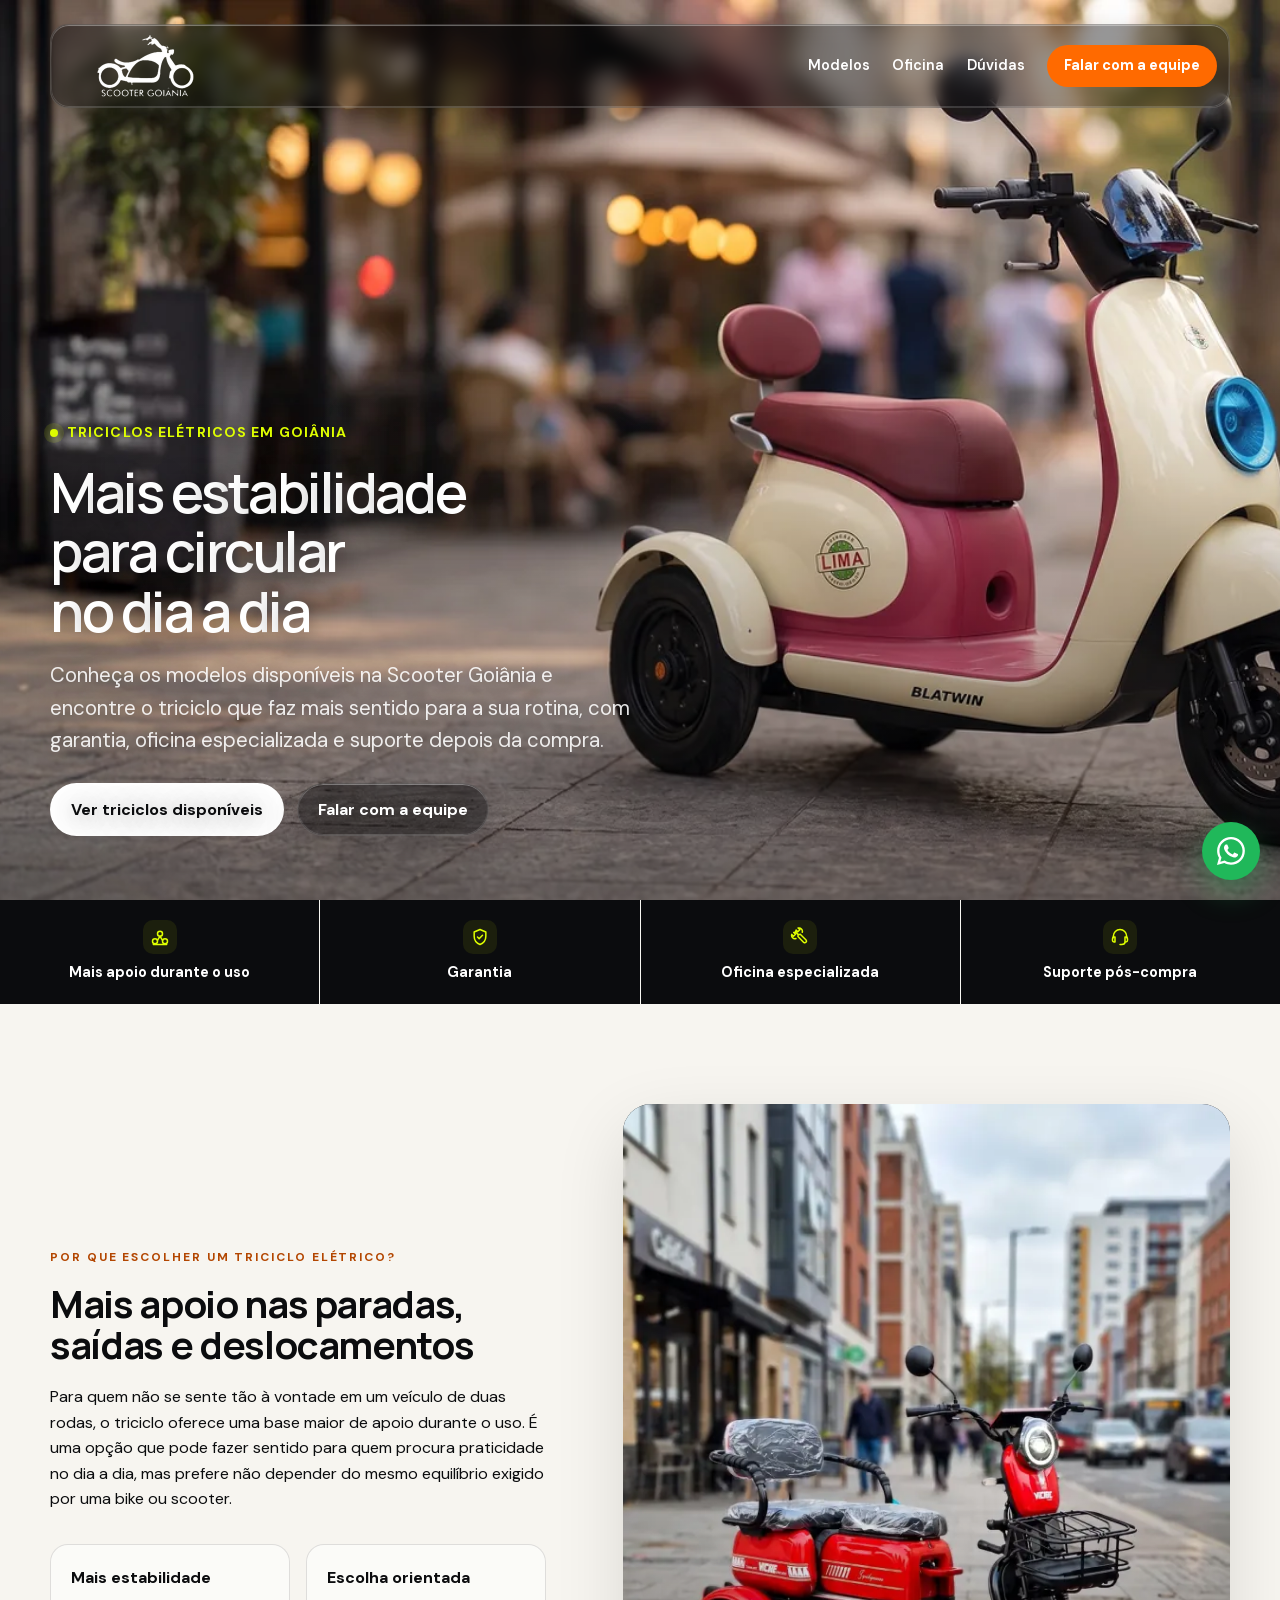
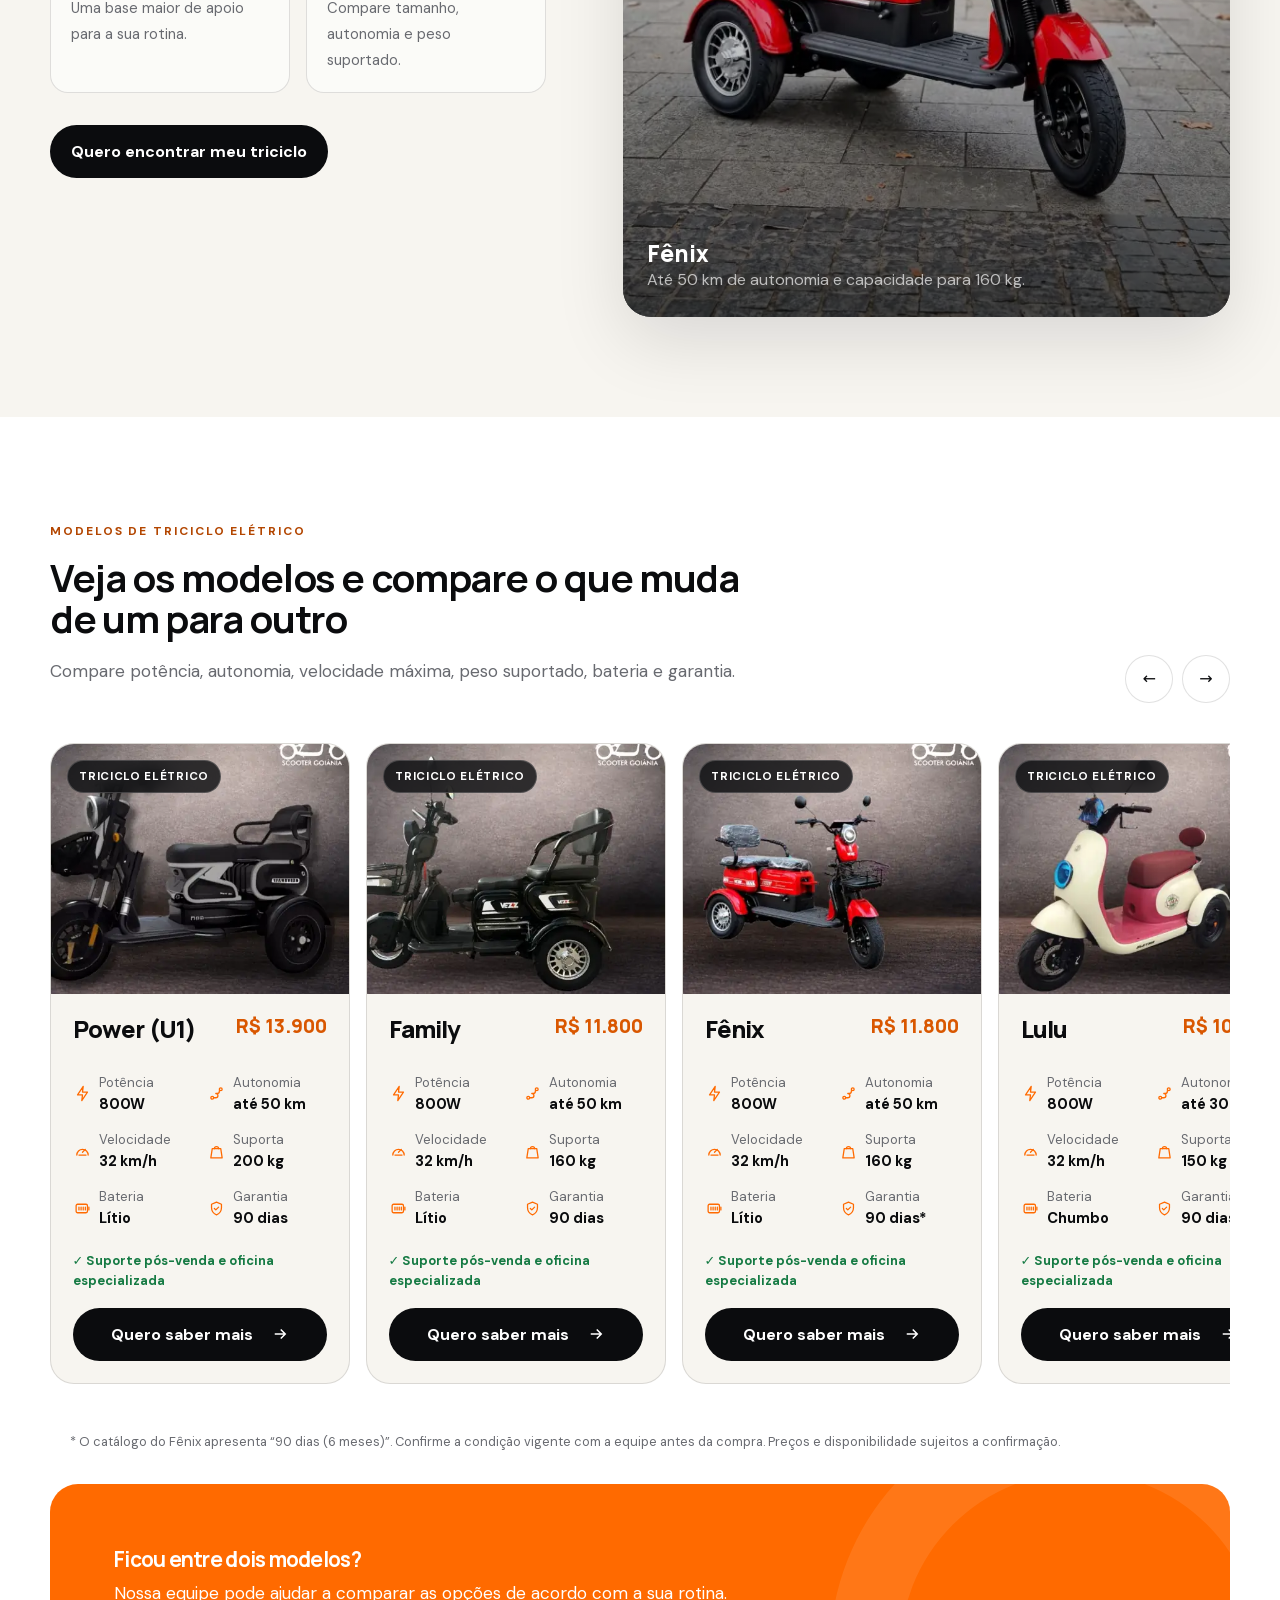
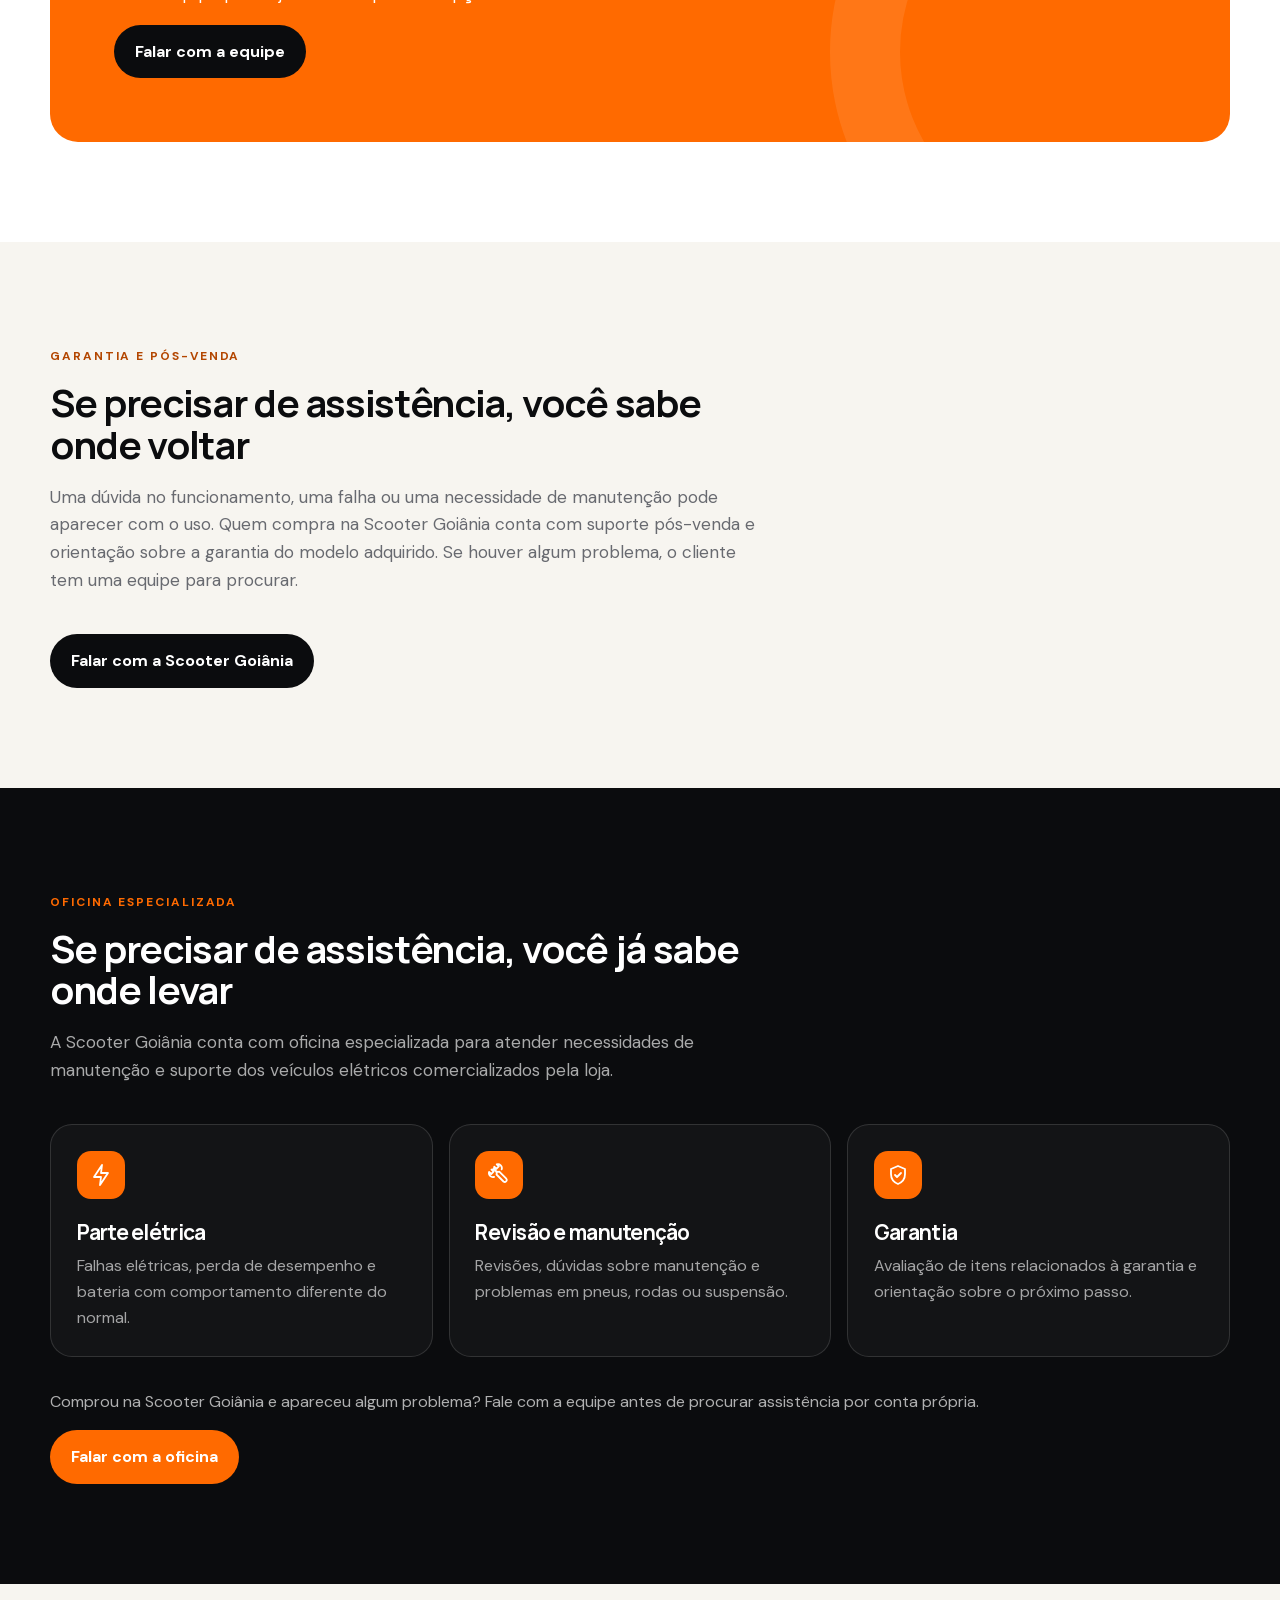
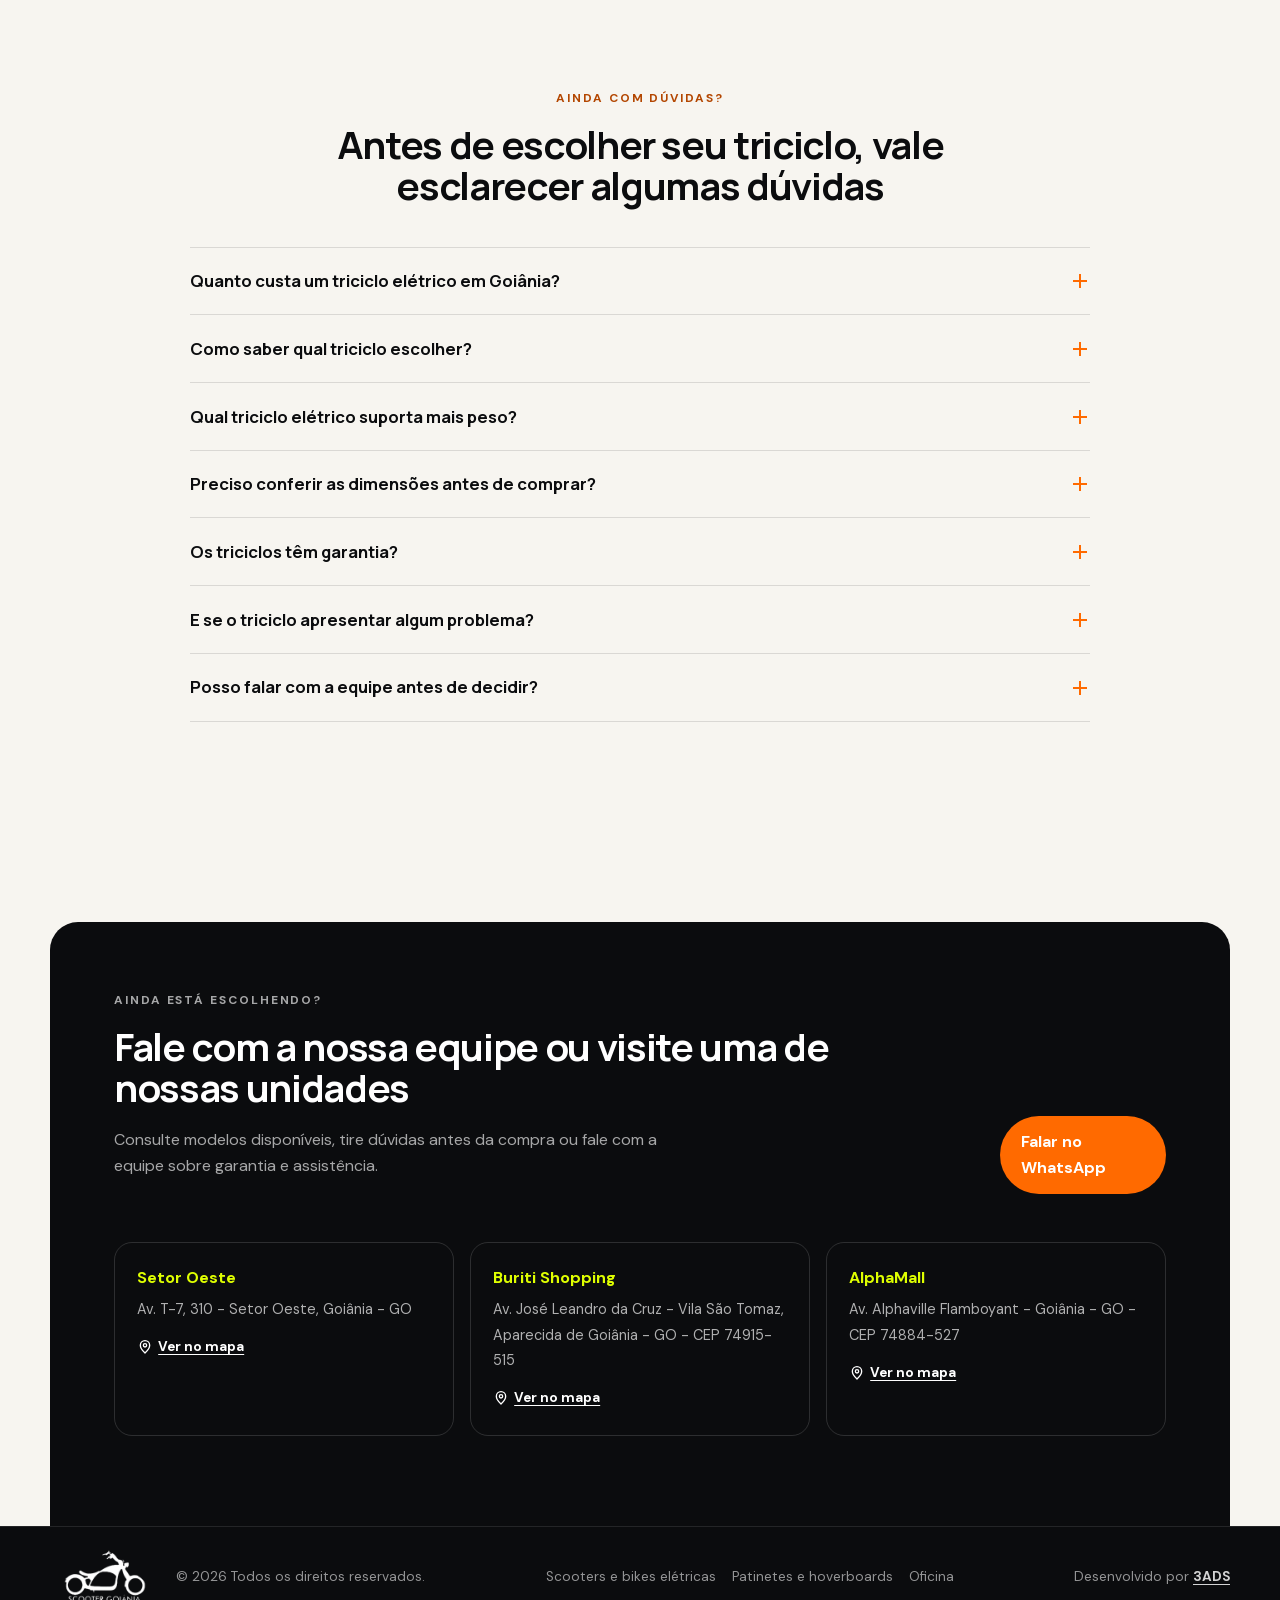
<file: triciclos/index.html>
<!doctype html>
<html lang="pt-BR">
<head>
  <meta charset="utf-8">
  <meta name="viewport" content="width=device-width,initial-scale=1,viewport-fit=cover">
  <title>Triciclo Elétrico em Goiânia a partir de R$ 10.900 | Scooter Goiânia</title>
  <meta name="description" content="Triciclos elétricos em Goiânia com até 50 km de autonomia e capacidade de até 200 kg. Compare Power, Family, Fênix e Lulu, com garantia e oficina especializada.">
  <link rel="canonical" href="https://lp.scootergoiania.com.br/triciclos/">
  <meta name="robots" content="index, follow, max-image-preview:large, max-snippet:-1, max-video-preview:-1">
  <meta name="theme-color" content="#0b0c0e">
  <meta name="geo.region" content="BR-GO"><meta name="geo.placename" content="Goiânia">
  <meta property="og:type" content="website">
  <meta property="og:locale" content="pt_BR">
  <meta property="og:site_name" content="Scooter Goiânia">
  <meta property="og:title" content="Triciclo Elétrico em Goiânia a partir de R$ 10.900">
  <meta property="og:description" content="Mais estabilidade para circular no dia a dia. Compare os triciclos elétricos da Scooter Goiânia, com garantia e oficina especializada.">
  <meta property="og:url" content="https://lp.scootergoiania.com.br/triciclos/">
  <meta property="og:image" content="https://lp.scootergoiania.com.br/assets/images/og-triciclos.jpg">
  <meta property="og:image:width" content="1200"><meta property="og:image:height" content="630">
  <meta property="og:image:alt" content="Triciclo elétrico da Scooter Goiânia">
  <meta name="twitter:card" content="summary_large_image">
  <meta name="twitter:title" content="Triciclo Elétrico em Goiânia a partir de R$ 10.900">
  <meta name="twitter:description" content="Mais estabilidade para circular no dia a dia, com garantia e oficina especializada.">
  <meta name="twitter:image" content="https://lp.scootergoiania.com.br/assets/images/og-triciclos.jpg">
  <link rel="preload" href="../assets/fonts/manrope-latin.woff2" as="font" type="font/woff2" crossorigin>
  <link rel="preload" href="../assets/fonts/dm-sans-latin.woff2" as="font" type="font/woff2" crossorigin>
  <link rel="preload" as="image" href="../assets/images/hero-triciclos-mobile-v2-720.webp" media="(max-width: 620px)" fetchpriority="high">
  <link rel="preload" as="image" href="../assets/images/hero-triciclos-mobile-v2.webp" media="(min-width: 621px) and (max-width: 900px)" fetchpriority="high">
  <link rel="preload" as="image" href="../assets/images/hero-triciclos-v2.webp" media="(min-width: 901px)" fetchpriority="high">
  <link rel="stylesheet" href="../assets/css/styles.css?v=4362d79c">
  <script src="../assets/js/main.js?v=59f5c18a" defer></script>
  <link rel="icon" href="../assets/images/favicon-48.png" sizes="48x48" type="image/png">
  <link rel="apple-touch-icon" href="../assets/images/apple-touch-icon.png">
  <link rel="manifest" href="../site.webmanifest">
  <!-- build:jsonld --><script type="application/ld+json">{"@context":"https://schema.org","@graph":[{"@type":["Store","Organization"],"@id":"https://lp.scootergoiania.com.br/#organizacao","name":"Scooter Goiânia","url":"https://lp.scootergoiania.com.br/","logo":{"@type":"ImageObject","url":"https://lp.scootergoiania.com.br/assets/images/icon-512.png","width":512,"height":512},"image":"https://lp.scootergoiania.com.br/assets/images/og-scooters.jpg","description":"Loja de veículos elétricos em Goiânia: scooters, bikes, triciclos, patinetes, hoverboards e triciclos drift, com garantia, suporte pós-venda e oficina especializada.","telephone":"+55 62 99988-1098","priceRange":"R$ 900 – R$ 13.900","currenciesAccepted":"BRL","address":{"@type":"PostalAddress","streetAddress":"Av. T-7, 310","addressLocality":"Goiânia","addressRegion":"GO","addressCountry":"BR"},"areaServed":[{"@type":"City","name":"Goiânia"},{"@type":"City","name":"Aparecida de Goiânia"}],"department":[{"@type":"Store","name":"Scooter Goiânia — Setor Oeste","address":{"@type":"PostalAddress","streetAddress":"Av. T-7, 310","addressLocality":"Goiânia","addressRegion":"GO","addressCountry":"BR"},"parentOrganization":{"@id":"https://lp.scootergoiania.com.br/#organizacao"}},{"@type":"Store","name":"Scooter Goiânia — Buriti Shopping","address":{"@type":"PostalAddress","streetAddress":"Av. José Leandro da Cruz","addressLocality":"Aparecida de Goiânia","addressRegion":"GO","postalCode":"74915-515","addressCountry":"BR"},"parentOrganization":{"@id":"https://lp.scootergoiania.com.br/#organizacao"}},{"@type":"Store","name":"Scooter Goiânia — AlphaMall","address":{"@type":"PostalAddress","streetAddress":"Av. Alphaville Flamboyant","addressLocality":"Goiânia","addressRegion":"GO","postalCode":"74884-527","addressCountry":"BR"},"parentOrganization":{"@id":"https://lp.scootergoiania.com.br/#organizacao"}}],"contactPoint":[{"@type":"ContactPoint","contactType":"sales","telephone":"+55 62 99988-1098","availableLanguage":"pt-BR","url":"https://wa.me/5562999881098"},{"@type":"ContactPoint","contactType":"technical support","name":"Oficina Scooter Goiânia","telephone":"+55 62 99672-1097","availableLanguage":"pt-BR","url":"https://wa.me/5562996721097"}],"knowsAbout":["Scooter elétrica","Bike elétrica","Triciclo elétrico","Patinete elétrico","Hoverboard","Manutenção de veículos elétricos","Bateria de lítio"]},{"@type":"WebSite","@id":"https://lp.scootergoiania.com.br/#website","url":"https://lp.scootergoiania.com.br/","name":"Scooter Goiânia","inLanguage":"pt-BR","publisher":{"@id":"https://lp.scootergoiania.com.br/#organizacao"}},{"@type":"BreadcrumbList","@id":"https://lp.scootergoiania.com.br/triciclos/#breadcrumb","itemListElement":[{"@type":"ListItem","position":1,"name":"Início","item":"https://lp.scootergoiania.com.br/"},{"@type":"ListItem","position":2,"name":"Triciclos elétricos","item":"https://lp.scootergoiania.com.br/triciclos/"}]},{"@type":"CollectionPage","@id":"https://lp.scootergoiania.com.br/triciclos/#webpage","url":"https://lp.scootergoiania.com.br/triciclos/","name":"Triciclo Elétrico em Goiânia a partir de R$ 10.900 | Scooter Goiânia","description":"Triciclos elétricos em Goiânia com até 50 km de autonomia e capacidade de até 200 kg. Compare Power, Family, Fênix e Lulu, com garantia e oficina especializada.","inLanguage":"pt-BR","isPartOf":{"@id":"https://lp.scootergoiania.com.br/#website"},"about":{"@id":"https://lp.scootergoiania.com.br/#organizacao"},"breadcrumb":{"@id":"https://lp.scootergoiania.com.br/triciclos/#breadcrumb"},"primaryImageOfPage":{"@type":"ImageObject","url":"https://lp.scootergoiania.com.br/assets/images/og-triciclos.jpg","width":1200,"height":630},"dateModified":"2026-09-25"},{"@type":"ItemList","@id":"https://lp.scootergoiania.com.br/triciclos/#modelos","name":"Triciclos elétricos","numberOfItems":4,"itemListElement":[{"@type":"ListItem","position":1,"item":{"@type":"Product","name":"Triciclo elétrico Power (U1)","sku":"power-u1","category":"Triciclo elétrico","image":"https://lp.scootergoiania.com.br/assets/images/products/power-u1.webp","description":"Triciclo elétrico Power (U1) com motor de 800W, autonomia de até 50 km, velocidade de 32 km/h, capacidade de 200 kg, bateria de lítio e garantia de 90 dias.","additionalProperty":[{"@type":"PropertyValue","name":"Potência","value":"800W"},{"@type":"PropertyValue","name":"Autonomia","value":"até 50 km"},{"@type":"PropertyValue","name":"Velocidade máxima","value":"32 km/h"},{"@type":"PropertyValue","name":"Peso suportado","value":"200 kg"},{"@type":"PropertyValue","name":"Bateria","value":"Lítio"},{"@type":"PropertyValue","name":"Garantia","value":"90 dias"}],"offers":{"@type":"Offer","price":"13900.00","priceCurrency":"BRL","url":"https://lp.scootergoiania.com.br/triciclos/#modelo-power-u1","seller":{"@id":"https://lp.scootergoiania.com.br/#organizacao"},"itemCondition":"https://schema.org/NewCondition"}}},{"@type":"ListItem","position":2,"item":{"@type":"Product","name":"Triciclo elétrico Family","sku":"family","category":"Triciclo elétrico","image":"https://lp.scootergoiania.com.br/assets/images/products/family.webp","description":"Triciclo elétrico Family com motor de 800W, autonomia de até 50 km, velocidade de 32 km/h, capacidade de 160 kg, bateria de lítio e garantia de 90 dias.","additionalProperty":[{"@type":"PropertyValue","name":"Potência","value":"800W"},{"@type":"PropertyValue","name":"Autonomia","value":"até 50 km"},{"@type":"PropertyValue","name":"Velocidade máxima","value":"32 km/h"},{"@type":"PropertyValue","name":"Peso suportado","value":"160 kg"},{"@type":"PropertyValue","name":"Bateria","value":"Lítio"},{"@type":"PropertyValue","name":"Garantia","value":"90 dias"}],"offers":{"@type":"Offer","price":"11800.00","priceCurrency":"BRL","url":"https://lp.scootergoiania.com.br/triciclos/#modelo-family","seller":{"@id":"https://lp.scootergoiania.com.br/#organizacao"},"itemCondition":"https://schema.org/NewCondition"}}},{"@type":"ListItem","position":3,"item":{"@type":"Product","name":"Triciclo elétrico Fênix","sku":"fenix","category":"Triciclo elétrico","image":"https://lp.scootergoiania.com.br/assets/images/products/fenix.webp","description":"Triciclo elétrico Fênix com motor de 800W, autonomia de até 50 km, velocidade de 32 km/h, capacidade de 160 kg, bateria de lítio e garantia de 90 dias.","additionalProperty":[{"@type":"PropertyValue","name":"Potência","value":"800W"},{"@type":"PropertyValue","name":"Autonomia","value":"até 50 km"},{"@type":"PropertyValue","name":"Velocidade máxima","value":"32 km/h"},{"@type":"PropertyValue","name":"Peso suportado","value":"160 kg"},{"@type":"PropertyValue","name":"Bateria","value":"Lítio"},{"@type":"PropertyValue","name":"Garantia","value":"90 dias"}],"offers":{"@type":"Offer","price":"11800.00","priceCurrency":"BRL","url":"https://lp.scootergoiania.com.br/triciclos/#modelo-fenix","seller":{"@id":"https://lp.scootergoiania.com.br/#organizacao"},"itemCondition":"https://schema.org/NewCondition"}}},{"@type":"ListItem","position":4,"item":{"@type":"Product","name":"Triciclo elétrico Lulu","sku":"lulu","category":"Triciclo elétrico","image":"https://lp.scootergoiania.com.br/assets/images/products/lulu.webp","description":"Triciclo elétrico Lulu com motor de 800W, autonomia de até 30 km, velocidade de 32 km/h, capacidade de 150 kg, bateria de chumbo e garantia de 90 dias.","additionalProperty":[{"@type":"PropertyValue","name":"Potência","value":"800W"},{"@type":"PropertyValue","name":"Autonomia","value":"até 30 km"},{"@type":"PropertyValue","name":"Velocidade máxima","value":"32 km/h"},{"@type":"PropertyValue","name":"Peso suportado","value":"150 kg"},{"@type":"PropertyValue","name":"Bateria","value":"Chumbo"},{"@type":"PropertyValue","name":"Garantia","value":"90 dias"}],"offers":{"@type":"Offer","price":"10900.00","priceCurrency":"BRL","url":"https://lp.scootergoiania.com.br/triciclos/#modelo-lulu","seller":{"@id":"https://lp.scootergoiania.com.br/#organizacao"},"itemCondition":"https://schema.org/NewCondition"}}}]},{"@type":"FAQPage","@id":"https://lp.scootergoiania.com.br/triciclos/#faq","mainEntity":[{"@type":"Question","name":"Quanto custa um triciclo elétrico em Goiânia?","acceptedAnswer":{"@type":"Answer","text":"Na Scooter Goiânia, os triciclos elétricos vão de R$ 10.900 (Lulu) a R$ 13.900 (Power U1), com autonomia de até 30 a 50 km e capacidade de 150 a 200 kg, conforme o modelo. Confirme valores e disponibilidade com a equipe."}},{"@type":"Question","name":"Como saber qual triciclo escolher?","acceptedAnswer":{"@type":"Answer","text":"Comece pela rotina de uso. Distância percorrida, peso suportado, tamanho do veículo e autonomia ajudam a filtrar os modelos que fazem mais sentido para você."}},{"@type":"Question","name":"Qual triciclo elétrico suporta mais peso?","acceptedAnswer":{"@type":"Answer","text":"O Power (U1), com capacidade informada de 200 kg. Family e Fênix suportam 160 kg e o Lulu, 150 kg."}},{"@type":"Question","name":"Preciso conferir as dimensões antes de comprar?","acceptedAnswer":{"@type":"Answer","text":"Sim. Pense também onde o triciclo ficará guardado e nos espaços por onde ele precisará passar."}},{"@type":"Question","name":"Os triciclos têm garantia?","acceptedAnswer":{"@type":"Answer","text":"Sim. O prazo e as condições variam conforme o modelo escolhido."}},{"@type":"Question","name":"E se o triciclo apresentar algum problema?","acceptedAnswer":{"@type":"Answer","text":"Você pode procurar a Scooter Goiânia. A loja conta com suporte pós-venda e oficina especializada para orientar o atendimento."}},{"@type":"Question","name":"Posso falar com a equipe antes de decidir?","acceptedAnswer":{"@type":"Answer","text":"Sim. Se estiver em dúvida entre dois modelos, fale com a equipe e conte como pretende usar o triciclo."}}]}]}</script><!-- /build:jsonld -->
  <!-- Microsoft Clarity -->
  <script type="text/javascript">
    (function(c,l,a,r,i,t,y){
        c[a]=c[a]||function(){(c[a].q=c[a].q||[]).push(arguments)};
        t=l.createElement(r);t.async=1;t.src="https://www.clarity.ms/tag/"+i;
        y=l.getElementsByTagName(r)[0];y.parentNode.insertBefore(t,y);
    })(window, document, "clarity", "script", "ynzn3acpq9");
  </script>
</head>
<body>
  <!-- Google Tag Manager (noscript) -->
  <noscript><iframe src="https://www.googletagmanager.com/ns.html?id=GTM-59HD4DQB" height="0" width="0" style="display:none;visibility:hidden" title="Google Tag Manager"></iframe></noscript>
  <!-- build:sprite --><svg class="icon-sprite" aria-hidden="true" focusable="false"><symbol id="i-arrow" viewBox="0 0 24 24"><path d="M5 12h14M13 6l6 6-6 6"/></symbol><symbol id="i-battery" viewBox="0 0 24 24"><rect x="3" y="6" width="16" height="12" rx="2"/><path d="M21 10v4M7 10v4m3-4v4m3-4v4m3-4v4"/></symbol><symbol id="i-bolt" viewBox="0 0 24 24"><path d="m13 2-8 12h7l-1 8 8-12h-7l1-8Z"/></symbol><symbol id="i-headset" viewBox="0 0 24 24"><path d="M4 13v-2a8 8 0 0 1 16 0v2"/><path d="M6 18H5a2 2 0 0 1-2-2v-2a2 2 0 0 1 2-2h1v6Zm12 0h1a2 2 0 0 0 2-2v-2a2 2 0 0 0-2-2h-1v6ZM18 18c0 2-2 3-4 3h-2"/></symbol><symbol id="i-pin" viewBox="0 0 24 24"><path d="M12 21s-7-6.2-7-11.5A7 7 0 0 1 19 9.5C19 14.8 12 21 12 21Z"/><circle cx="12" cy="9.5" r="2.5"/></symbol><symbol id="i-route" viewBox="0 0 24 24"><circle cx="6" cy="18" r="2"/><circle cx="18" cy="6" r="2"/><path d="M8 18h3a3 3 0 0 0 0-6h2a3 3 0 0 0 3-3V8"/></symbol><symbol id="i-shield" viewBox="0 0 24 24"><path d="M12 3 5 6v5c0 4.6 2.9 8.3 7 10 4.1-1.7 7-5.4 7-10V6l-7-3Z"/><path d="m9 12 2 2 4-4"/></symbol><symbol id="i-speed" viewBox="0 0 24 24"><path d="M4 17a8 8 0 1 1 16 0"/><path d="m12 13 4-4M7 17h10"/></symbol><symbol id="i-stability" viewBox="0 0 24 24"><circle cx="6" cy="17" r="3"/><circle cx="18" cy="17" r="3"/><circle cx="12" cy="8" r="3"/><path d="m9 16 3-5 3 5M4 21h16"/></symbol><symbol id="i-tools" viewBox="0 0 24 24"><path d="M14.7 6.3a4 4 0 0 0-5-5l2.1 2.1-2.4 2.4-2.1-2.1a4 4 0 0 0 5 5l7 7a2 2 0 0 1-2.8 2.8l-7-7a4 4 0 0 0-5-5l2.1 2.1-2.4 2.4-2.1-2.1a4 4 0 0 0 5 5"/></symbol><symbol id="i-weight" viewBox="0 0 24 24"><path d="M6 8h12l2 13H4L6 8Z"/><path d="M9 8a3 3 0 0 1 6 0"/></symbol></svg><!-- /build:sprite -->
  <div class="scroll-progress" aria-hidden="true"></div>
  <a class="skip-link" href="#conteudo">Pular para o conteúdo</a>
  <header class="site-header site-header-editorial"><div class="container nav liquid-glass"><a class="brand" href="../" aria-label="Scooter Goiânia - página inicial"><img src="../assets/images/logo-scooter-goiania-v2.webp" width="202" height="132" alt="Scooter Goiânia"></a><nav class="nav-links" aria-label="Principal"><a href="#modelos">Modelos</a><a href="#oficina">Oficina</a><a href="#duvidas">Dúvidas</a><a href="https://wa.me/5562999881098?text=Ol%C3%A1!%20Quero%20conhecer%20os%20triciclos%20el%C3%A9tricos." target="_blank" rel="noopener" class="btn btn-small" data-whatsapp data-message="Olá! Quero conhecer os triciclos elétricos.">Falar com a equipe</a></nav></div></header>
  <main id="conteudo">
    <section class="hero hero-editorial" style="--hero:url('../images/hero-triciclos-v2.webp');--hero-mobile:url('../images/hero-triciclos-mobile-v2.webp');--hero-small:url('../images/hero-triciclos-mobile-v2-720.webp')"><div class="container hero-editorial-layout"><div class="hero-copy"><p class="price-pill hero-reveal hero-reveal-label">Triciclos elétricos em Goiânia</p><h1 data-animated-heading aria-label="Mais estabilidade para circular no dia a dia">Mais estabilidade<br>para circular<br>no dia a dia</h1><p class="lead hero-reveal hero-reveal-copy">Conheça os modelos disponíveis na Scooter Goiânia e encontre o triciclo que faz mais sentido para a sua rotina, com garantia, oficina especializada e suporte depois da compra.</p><div class="hero-actions hero-reveal hero-reveal-actions"><a class="btn" href="#modelos">Ver triciclos disponíveis</a><a href="https://wa.me/5562999881098?text=Ol%C3%A1!%20Quero%20ajuda%20para%20escolher%20um%20triciclo%20el%C3%A9trico." target="_blank" rel="noopener" class="btn btn-outline liquid-glass" data-whatsapp data-message="Olá! Quero ajuda para escolher um triciclo elétrico.">Falar com a equipe</a></div></div></div></section>
    <div class="trust-row" aria-label="Diferenciais" data-reveal-stagger><div class="trust-item"><span class="trust-icon" data-icon="stability"><svg aria-hidden="true" focusable="false"><use href="#i-stability"/></svg></span>Mais apoio durante o uso</div><div class="trust-item"><span class="trust-icon" data-icon="shield"><svg aria-hidden="true" focusable="false"><use href="#i-shield"/></svg></span>Garantia</div><div class="trust-item"><span class="trust-icon" data-icon="tools"><svg aria-hidden="true" focusable="false"><use href="#i-tools"/></svg></span>Oficina especializada</div><div class="trust-item"><span class="trust-icon" data-icon="headset"><svg aria-hidden="true" focusable="false"><use href="#i-headset"/></svg></span>Suporte pós-compra</div></div>

    <section><div class="container split"><div data-reveal="left"><p class="eyebrow">Por que escolher um triciclo elétrico?</p><h2>Mais apoio nas paradas, saídas e deslocamentos</h2><p>Para quem não se sente tão à vontade em um veículo de duas rodas, o triciclo oferece uma base maior de apoio durante o uso. É uma opção que pode fazer sentido para quem procura praticidade no dia a dia, mas prefere não depender do mesmo equilíbrio exigido por uma bike ou scooter.</p><div class="choice-grid" data-reveal-stagger><div class="choice-card"><strong>Mais estabilidade</strong><span>Uma base maior de apoio para a sua rotina.</span></div><div class="choice-card"><strong>Escolha orientada</strong><span>Compare tamanho, autonomia e peso suportado.</span></div></div><div class="hero-actions"><a href="https://wa.me/5562999881098?text=Ol%C3%A1!%20Quero%20encontrar%20o%20triciclo%20ideal%20para%20minha%20rotina." target="_blank" rel="noopener" class="btn btn-dark" data-whatsapp data-message="Olá! Quero encontrar o triciclo ideal para minha rotina.">Quero encontrar meu triciclo</a></div></div><div class="visual-card" data-reveal="zoom"><img src="../assets/images/fenix-lifestyle-640.webp" srcset="../assets/images/fenix-lifestyle-640.webp 640w, ../assets/images/fenix-lifestyle-860.webp 860w, ../assets/images/fenix-lifestyle.webp 1045w" sizes="(min-width: 2560px) 1100px, (min-width: 1920px) 820px, (min-width: 1600px) 720px, (min-width: 901px) 600px, 100vw" width="1045" height="1400" loading="lazy" decoding="async" alt="Triciclo elétrico Fênix da Scooter Goiânia"><div class="visual-note"><strong>Fênix</strong><span>Até 50 km de autonomia e capacidade para 160 kg.</span></div></div></div></section>

    <section class="products-section" id="modelos" data-carousel aria-labelledby="titulo-modelos"><div class="container products-head"><div class="section-intro" data-reveal><p class="eyebrow">Modelos de triciclo elétrico</p><h2 id="titulo-modelos">Veja os modelos e compare o que muda de um para outro</h2><p>Compare potência, autonomia, velocidade máxima, peso suportado, bateria e garantia.</p></div><div class="carousel-controls" data-reveal="fade"><button class="carousel-btn" type="button" data-prev aria-label="Modelos anteriores">←</button><button class="carousel-btn" type="button" data-next aria-label="Próximos modelos">→</button></div></div><div class="product-carousel" data-reveal-stagger="zoom"><!-- build:products triciclos -->
      <article class="product-card" id="modelo-power-u1">
        <div class="product-media"><img src="../assets/images/products/power-u1-480.webp" srcset="../assets/images/products/power-u1-480.webp 480w, ../assets/images/products/power-u1-720.webp 720w, ../assets/images/products/power-u1.webp 900w" sizes="(min-width: 3200px) 660px, (min-width: 2560px) 520px, (min-width: 1920px) 400px, (min-width: 1600px) 380px, (min-width: 621px) 360px, 90vw" width="900" height="775" loading="lazy" decoding="async" alt="Triciclo elétrico Power (U1) à venda na Scooter Goiânia"><span class="product-tag">Triciclo elétrico</span></div>
        <div class="product-body">
          <div class="product-title-row"><h3 class="product-title">Power (U1)</h3><div class="product-price">R$ 13.900</div></div>
          <ul class="specs"><li><i class="spec-icon"><svg aria-hidden="true" focusable="false"><use href="#i-bolt"/></svg></i><span>Potência</span><strong>800W</strong></li><li><i class="spec-icon"><svg aria-hidden="true" focusable="false"><use href="#i-route"/></svg></i><span>Autonomia</span><strong>até 50 km</strong></li><li><i class="spec-icon"><svg aria-hidden="true" focusable="false"><use href="#i-speed"/></svg></i><span>Velocidade</span><strong>32 km/h</strong></li><li><i class="spec-icon"><svg aria-hidden="true" focusable="false"><use href="#i-weight"/></svg></i><span>Suporta</span><strong>200 kg</strong></li><li><i class="spec-icon"><svg aria-hidden="true" focusable="false"><use href="#i-battery"/></svg></i><span>Bateria</span><strong>Lítio</strong></li><li><i class="spec-icon"><svg aria-hidden="true" focusable="false"><use href="#i-shield"/></svg></i><span>Garantia</span><strong>90 dias</strong></li></ul>
          <div class="warranty">✓ Suporte pós-venda e oficina especializada</div>
          <a href="https://wa.me/5562999881098?text=Ol%C3%A1!%20Quero%20saber%20mais%20sobre%20o%20modelo%20Power%20(U1)%20da%20Scooter%20Goi%C3%A2nia." target="_blank" rel="noopener" class="btn btn-dark" data-whatsapp data-product="Power (U1)" data-message="Olá! Quero saber mais sobre o modelo Power (U1) da Scooter Goiânia.">Quero saber mais<span class="sr-only"> sobre o modelo Power (U1)</span> <svg aria-hidden="true" focusable="false" viewBox="0 0 24 24" fill="none" stroke="currentColor" stroke-width="2"><use href="#i-arrow"/></svg></a>
        </div>
      </article>
      <article class="product-card" id="modelo-family">
        <div class="product-media"><img src="../assets/images/products/family-480.webp" srcset="../assets/images/products/family-480.webp 480w, ../assets/images/products/family-720.webp 720w, ../assets/images/products/family.webp 900w" sizes="(min-width: 3200px) 660px, (min-width: 2560px) 520px, (min-width: 1920px) 400px, (min-width: 1600px) 380px, (min-width: 621px) 360px, 90vw" width="900" height="775" loading="lazy" decoding="async" alt="Triciclo elétrico Family à venda na Scooter Goiânia"><span class="product-tag">Triciclo elétrico</span></div>
        <div class="product-body">
          <div class="product-title-row"><h3 class="product-title">Family</h3><div class="product-price">R$ 11.800</div></div>
          <ul class="specs"><li><i class="spec-icon"><svg aria-hidden="true" focusable="false"><use href="#i-bolt"/></svg></i><span>Potência</span><strong>800W</strong></li><li><i class="spec-icon"><svg aria-hidden="true" focusable="false"><use href="#i-route"/></svg></i><span>Autonomia</span><strong>até 50 km</strong></li><li><i class="spec-icon"><svg aria-hidden="true" focusable="false"><use href="#i-speed"/></svg></i><span>Velocidade</span><strong>32 km/h</strong></li><li><i class="spec-icon"><svg aria-hidden="true" focusable="false"><use href="#i-weight"/></svg></i><span>Suporta</span><strong>160 kg</strong></li><li><i class="spec-icon"><svg aria-hidden="true" focusable="false"><use href="#i-battery"/></svg></i><span>Bateria</span><strong>Lítio</strong></li><li><i class="spec-icon"><svg aria-hidden="true" focusable="false"><use href="#i-shield"/></svg></i><span>Garantia</span><strong>90 dias</strong></li></ul>
          <div class="warranty">✓ Suporte pós-venda e oficina especializada</div>
          <a href="https://wa.me/5562999881098?text=Ol%C3%A1!%20Quero%20saber%20mais%20sobre%20o%20modelo%20Family%20da%20Scooter%20Goi%C3%A2nia." target="_blank" rel="noopener" class="btn btn-dark" data-whatsapp data-product="Family" data-message="Olá! Quero saber mais sobre o modelo Family da Scooter Goiânia.">Quero saber mais<span class="sr-only"> sobre o modelo Family</span> <svg aria-hidden="true" focusable="false" viewBox="0 0 24 24" fill="none" stroke="currentColor" stroke-width="2"><use href="#i-arrow"/></svg></a>
        </div>
      </article>
      <article class="product-card" id="modelo-fenix">
        <div class="product-media"><img src="../assets/images/products/fenix-480.webp" srcset="../assets/images/products/fenix-480.webp 480w, ../assets/images/products/fenix-720.webp 720w, ../assets/images/products/fenix.webp 900w" sizes="(min-width: 3200px) 660px, (min-width: 2560px) 520px, (min-width: 1920px) 400px, (min-width: 1600px) 380px, (min-width: 621px) 360px, 90vw" width="900" height="775" loading="lazy" decoding="async" alt="Triciclo elétrico Fênix à venda na Scooter Goiânia"><span class="product-tag">Triciclo elétrico</span></div>
        <div class="product-body">
          <div class="product-title-row"><h3 class="product-title">Fênix</h3><div class="product-price">R$ 11.800</div></div>
          <ul class="specs"><li><i class="spec-icon"><svg aria-hidden="true" focusable="false"><use href="#i-bolt"/></svg></i><span>Potência</span><strong>800W</strong></li><li><i class="spec-icon"><svg aria-hidden="true" focusable="false"><use href="#i-route"/></svg></i><span>Autonomia</span><strong>até 50 km</strong></li><li><i class="spec-icon"><svg aria-hidden="true" focusable="false"><use href="#i-speed"/></svg></i><span>Velocidade</span><strong>32 km/h</strong></li><li><i class="spec-icon"><svg aria-hidden="true" focusable="false"><use href="#i-weight"/></svg></i><span>Suporta</span><strong>160 kg</strong></li><li><i class="spec-icon"><svg aria-hidden="true" focusable="false"><use href="#i-battery"/></svg></i><span>Bateria</span><strong>Lítio</strong></li><li><i class="spec-icon"><svg aria-hidden="true" focusable="false"><use href="#i-shield"/></svg></i><span>Garantia</span><strong>90 dias*</strong></li></ul>
          <div class="warranty">✓ Suporte pós-venda e oficina especializada</div>
          <a href="https://wa.me/5562999881098?text=Ol%C3%A1!%20Quero%20saber%20mais%20sobre%20o%20modelo%20F%C3%AAnix%20da%20Scooter%20Goi%C3%A2nia." target="_blank" rel="noopener" class="btn btn-dark" data-whatsapp data-product="Fênix" data-message="Olá! Quero saber mais sobre o modelo Fênix da Scooter Goiânia.">Quero saber mais<span class="sr-only"> sobre o modelo Fênix</span> <svg aria-hidden="true" focusable="false" viewBox="0 0 24 24" fill="none" stroke="currentColor" stroke-width="2"><use href="#i-arrow"/></svg></a>
        </div>
      </article>
      <article class="product-card" id="modelo-lulu">
        <div class="product-media"><img src="../assets/images/products/lulu-480.webp" srcset="../assets/images/products/lulu-480.webp 480w, ../assets/images/products/lulu-720.webp 720w, ../assets/images/products/lulu.webp 900w" sizes="(min-width: 3200px) 660px, (min-width: 2560px) 520px, (min-width: 1920px) 400px, (min-width: 1600px) 380px, (min-width: 621px) 360px, 90vw" width="900" height="775" loading="lazy" decoding="async" alt="Triciclo elétrico Lulu à venda na Scooter Goiânia"><span class="product-tag">Triciclo elétrico</span></div>
        <div class="product-body">
          <div class="product-title-row"><h3 class="product-title">Lulu</h3><div class="product-price">R$ 10.900</div></div>
          <ul class="specs"><li><i class="spec-icon"><svg aria-hidden="true" focusable="false"><use href="#i-bolt"/></svg></i><span>Potência</span><strong>800W</strong></li><li><i class="spec-icon"><svg aria-hidden="true" focusable="false"><use href="#i-route"/></svg></i><span>Autonomia</span><strong>até 30 km</strong></li><li><i class="spec-icon"><svg aria-hidden="true" focusable="false"><use href="#i-speed"/></svg></i><span>Velocidade</span><strong>32 km/h</strong></li><li><i class="spec-icon"><svg aria-hidden="true" focusable="false"><use href="#i-weight"/></svg></i><span>Suporta</span><strong>150 kg</strong></li><li><i class="spec-icon"><svg aria-hidden="true" focusable="false"><use href="#i-battery"/></svg></i><span>Bateria</span><strong>Chumbo</strong></li><li><i class="spec-icon"><svg aria-hidden="true" focusable="false"><use href="#i-shield"/></svg></i><span>Garantia</span><strong>90 dias</strong></li></ul>
          <div class="warranty">✓ Suporte pós-venda e oficina especializada</div>
          <a href="https://wa.me/5562999881098?text=Ol%C3%A1!%20Quero%20saber%20mais%20sobre%20o%20modelo%20Lulu%20da%20Scooter%20Goi%C3%A2nia." target="_blank" rel="noopener" class="btn btn-dark" data-whatsapp data-product="Lulu" data-message="Olá! Quero saber mais sobre o modelo Lulu da Scooter Goiânia.">Quero saber mais<span class="sr-only"> sobre o modelo Lulu</span> <svg aria-hidden="true" focusable="false" viewBox="0 0 24 24" fill="none" stroke="currentColor" stroke-width="2"><use href="#i-arrow"/></svg></a>
        </div>
      </article>
      <!-- /build:products --></div><p class="product-disclaimer">* O catálogo do Fênix apresenta “90 dias (6 meses)”. Confirme a condição vigente com a equipe antes da compra. Preços e disponibilidade sujeitos a confirmação.</p><div class="container carousel-cta"><div class="support-banner" data-reveal="zoom"><h3>Ficou entre dois modelos?</h3><p>Nossa equipe pode ajudar a comparar as opções de acordo com a sua rotina.</p><a href="https://wa.me/5562999881098?text=Ol%C3%A1!%20Estou%20em%20d%C3%BAvida%20entre%20dois%20triciclos%20e%20quero%20ajuda%20para%20comparar." target="_blank" rel="noopener" class="btn btn-dark" data-whatsapp data-message="Olá! Estou em dúvida entre dois triciclos e quero ajuda para comparar.">Falar com a equipe</a></div></div></section>

    <section><div class="container" data-reveal><div class="section-intro"><p class="eyebrow">Garantia e pós-venda</p><h2>Se precisar de assistência, você sabe onde voltar</h2><p>Uma dúvida no funcionamento, uma falha ou uma necessidade de manutenção pode aparecer com o uso. Quem compra na Scooter Goiânia conta com suporte pós-venda e orientação sobre a garantia do modelo adquirido. Se houver algum problema, o cliente tem uma equipe para procurar.</p></div><a href="https://wa.me/5562999881098?text=Ol%C3%A1!%20Preciso%20de%20suporte%20para%20meu%20triciclo%20el%C3%A9trico." target="_blank" rel="noopener" class="btn btn-dark" data-whatsapp data-message="Olá! Preciso de suporte para meu triciclo elétrico.">Falar com a Scooter Goiânia</a></div></section>

    <section class="dark-section" id="oficina"><div class="container"><div class="section-intro" data-reveal><p class="eyebrow">Oficina especializada</p><h2>Se precisar de assistência, você já sabe onde levar</h2><p>A Scooter Goiânia conta com oficina especializada para atender necessidades de manutenção e suporte dos veículos elétricos comercializados pela loja.</p></div><div class="service-grid" data-reveal-stagger><article class="service-card"><div class="service-icon" data-icon="bolt"><svg aria-hidden="true" focusable="false"><use href="#i-bolt"/></svg></div><h3>Parte elétrica</h3><p>Falhas elétricas, perda de desempenho e bateria com comportamento diferente do normal.</p></article><article class="service-card"><div class="service-icon" data-icon="tools"><svg aria-hidden="true" focusable="false"><use href="#i-tools"/></svg></div><h3>Revisão e manutenção</h3><p>Revisões, dúvidas sobre manutenção e problemas em pneus, rodas ou suspensão.</p></article><article class="service-card"><div class="service-icon" data-icon="shield"><svg aria-hidden="true" focusable="false"><use href="#i-shield"/></svg></div><h3>Garantia</h3><p>Avaliação de itens relacionados à garantia e orientação sobre o próximo passo.</p></article></div><p class="dark-note" data-reveal>Comprou na Scooter Goiânia e apareceu algum problema? Fale com a equipe antes de procurar assistência por conta própria.</p><a href="https://wa.me/5562999881098?text=Ol%C3%A1!%20Quero%20falar%20com%20a%20oficina%20sobre%20meu%20triciclo." target="_blank" rel="noopener" class="btn" data-whatsapp data-message="Olá! Quero falar com a oficina sobre meu triciclo.">Falar com a oficina</a></div></section>

    <section id="duvidas" aria-labelledby="titulo-duvidas"><div class="container"><div class="section-intro center" data-reveal><p class="eyebrow">Ainda com dúvidas?</p><h2 id="titulo-duvidas">Antes de escolher seu triciclo, vale esclarecer algumas dúvidas</h2></div><div class="faq-list" data-reveal-stagger>
      <details class="faq-item" name="faq"><summary>Quanto custa um triciclo elétrico em Goiânia?</summary><p>Na Scooter Goiânia, os triciclos elétricos vão de R$ 10.900 (Lulu) a R$ 13.900 (Power U1), com autonomia de até 30 a 50 km e capacidade de 150 a 200 kg, conforme o modelo. Confirme valores e disponibilidade com a equipe.</p></details>
      <details class="faq-item" name="faq"><summary>Como saber qual triciclo escolher?</summary><p>Comece pela rotina de uso. Distância percorrida, peso suportado, tamanho do veículo e autonomia ajudam a filtrar os modelos que fazem mais sentido para você.</p></details>
      <details class="faq-item" name="faq"><summary>Qual triciclo elétrico suporta mais peso?</summary><p>O Power (U1), com capacidade informada de 200 kg. Family e Fênix suportam 160 kg e o Lulu, 150 kg.</p></details>
      <details class="faq-item" name="faq"><summary>Preciso conferir as dimensões antes de comprar?</summary><p>Sim. Pense também onde o triciclo ficará guardado e nos espaços por onde ele precisará passar.</p></details>
      <details class="faq-item" name="faq"><summary>Os triciclos têm garantia?</summary><p>Sim. O prazo e as condições variam conforme o modelo escolhido.</p></details>
      <details class="faq-item" name="faq"><summary>E se o triciclo apresentar algum problema?</summary><p>Você pode procurar a Scooter Goiânia. A loja conta com suporte pós-venda e oficina especializada para orientar o atendimento.</p></details>
      <details class="faq-item" name="faq"><summary>Posso falar com a equipe antes de decidir?</summary><p>Sim. Se estiver em dúvida entre dois modelos, fale com a equipe e conte como pretende usar o triciclo.</p></details>
    </div></div></section>

    <section class="contact-section" id="lojas"><div class="container"><div class="contact-panel" data-reveal><div class="contact-top"><div><p class="eyebrow">Ainda está escolhendo?</p><h2>Fale com a nossa equipe ou visite uma de nossas unidades</h2><p>Consulte modelos disponíveis, tire dúvidas antes da compra ou fale com a equipe sobre garantia e assistência.</p></div><a href="https://wa.me/5562999881098?text=Ol%C3%A1!%20Quero%20tirar%20d%C3%BAvidas%20sobre%20os%20triciclos%20el%C3%A9tricos." target="_blank" rel="noopener" class="btn" data-whatsapp data-message="Olá! Quero tirar dúvidas sobre os triciclos elétricos.">Falar no WhatsApp</a></div><div class="stores" data-reveal-stagger><div class="store"><strong>Setor Oeste</strong><span>Av. T-7, 310 - Setor Oeste, Goiânia - GO</span><br><a class="store-map" href="https://www.google.com/maps/search/?api=1&amp;query=Scooter+Goi%C3%A2nia+Av.+T-7+310+Setor+Oeste+Goi%C3%A2nia" target="_blank" rel="noopener"><span data-icon="pin"><svg aria-hidden="true" focusable="false"><use href="#i-pin"/></svg></span>Ver no mapa</a></div><div class="store"><strong>Buriti Shopping</strong><span>Av. José Leandro da Cruz - Vila São Tomaz, Aparecida de Goiânia - GO - CEP 74915-515</span><br><a class="store-map" href="https://www.google.com/maps/search/?api=1&amp;query=Scooter+Goi%C3%A2nia+Buriti+Shopping+Aparecida+de+Goi%C3%A2nia" target="_blank" rel="noopener"><span data-icon="pin"><svg aria-hidden="true" focusable="false"><use href="#i-pin"/></svg></span>Ver no mapa</a></div><div class="store"><strong>AlphaMall</strong><span>Av. Alphaville Flamboyant - Goiânia - GO - CEP 74884-527</span><br><a class="store-map" href="https://www.google.com/maps/search/?api=1&amp;query=Scooter+Goi%C3%A2nia+AlphaMall+Goi%C3%A2nia" target="_blank" rel="noopener"><span data-icon="pin"><svg aria-hidden="true" focusable="false"><use href="#i-pin"/></svg></span>Ver no mapa</a></div></div></div></div></section>
  </main>
  <footer class="site-footer"><div class="container footer-inner"><div class="footer-brand"><img src="../assets/images/logo-scooter-goiania-v2.webp" width="202" height="132" loading="lazy" decoding="async" alt="Scooter Goiânia"><span>© <span data-year>2026</span> Todos os direitos reservados.</span></div><nav class="footer-links" aria-label="Outras páginas"><a href="../scooters-e-bikes/">Scooters e bikes elétricas</a><a href="../diversao-eletrica/">Patinetes e hoverboards</a><a href="../oficina/">Oficina</a></nav><p class="footer-credit">Desenvolvido por <a href="https://3ads.com.br/" target="_blank" rel="noopener">3ADS</a></p></div></footer>
  <a href="https://wa.me/5562999881098?text=Ol%C3%A1!%20Quero%20conhecer%20os%20triciclos%20el%C3%A9tricos." target="_blank" rel="noopener" class="floating-whatsapp" data-whatsapp data-message="Olá! Quero conhecer os triciclos elétricos." aria-label="Falar no WhatsApp"><!-- build:wa-icon --><svg viewBox="0 0 24 24" aria-hidden="true" focusable="false"><path fill="currentColor" fill-rule="evenodd" clip-rule="evenodd" d="M17.415 14.382C17.117 14.233 15.656 13.515 15.384 13.415C15.112 13.315 14.914 13.267 14.715 13.565C14.517 13.862 13.948 14.531 13.775 14.729C13.601 14.928 13.428 14.952 13.131 14.804C12.834 14.654 11.876 14.341 10.741 13.329C9.858 12.541 9.261 11.568 9.088 11.27C8.915 10.973 9.069 10.812 9.218 10.664C9.352 10.531 9.515 10.317 9.664 10.144C9.813 9.97103 9.862 9.84603 9.961 9.64703C10.061 9.44903 10.011 9.27603 9.936 9.12703C9.862 8.97803 9.268 7.51503 9.02 6.92003C8.779 6.34103 8.534 6.42003 8.352 6.41003C8.178 6.40203 7.98 6.40003 7.782 6.40003C7.584 6.40003 7.262 6.47403 6.99 6.77203C6.717 7.06903 5.95 7.78803 5.95 9.25103C5.95 10.713 7.014 12.126 7.163 12.325C7.312 12.524 9.258 15.525 12.239 16.812C12.949 17.118 13.502 17.301 13.933 17.437C14.645 17.664 15.293 17.632 15.805 17.555C16.375 17.47 17.563 16.836 17.811 16.142C18.059 15.448 18.058 14.853 17.984 14.729C17.91 14.605 17.712 14.531 17.414 14.382M11.992 21.785H11.988C10.2174 21.7854 8.47937 21.3094 6.956 20.407L6.596 20.193L2.854 21.175L3.853 17.527L3.618 17.153C2.62809 15.5774 2.10424 13.7538 2.107 11.893C2.109 6.44303 6.543 2.00903 11.996 2.00903C13.2948 2.00509 14.5814 2.25934 15.781 2.75702C16.9807 3.2547 18.0694 3.98587 18.984 4.90803C19.9045 5.82433 20.6341 6.91412 21.1305 8.11431C21.6269 9.3145 21.8803 10.6012 21.876 11.9C21.874 17.35 17.44 21.785 11.992 21.785ZM20.404 3.48803C19.3021 2.3793 17.9913 1.50013 16.5474 0.901413C15.1035 0.302696 13.5551 -0.0036753 11.992 3.32698e-05C5.438 3.32698e-05 0.102 5.33503 0.1 11.892C0.096774 13.9788 0.644198 16.0295 1.687 17.837L0 24L6.304 22.346C8.04817 23.2954 10.0022 23.7932 11.988 23.794H11.993C18.547 23.794 23.883 18.459 23.885 11.901C23.8899 10.3383 23.5848 8.79011 22.9875 7.34603C22.3902 5.90196 21.5124 4.59067 20.405 3.48803"/></svg><!-- /build:wa-icon --></a>
</body>
</html>
</file>
<file: assets/css/styles.css>
/* =========================================================
   Scooter Goiânia — Landing pages
   Mobile first: a base é o celular; os blocos @media (min-width)
   ampliam para tablet (621px), desktop (901px), widescreen
   (1600px/1920px) e TV/4K (2560px/3200px).
   ========================================================= */

/* Fontes hospedadas localmente (variáveis, subset latin) */
@font-face {
  font-family: "DM Sans";
  src: url("../fonts/dm-sans-latin.woff2") format("woff2");
  font-weight: 400 700;
  font-style: normal;
  font-display: swap;
  unicode-range: U+0000-00FF, U+0131, U+0152-0153, U+02BB-02BC, U+02C6, U+02DA, U+02DC, U+0304, U+0308, U+0329, U+2000-206F, U+20AC, U+2122, U+2191, U+2193, U+2212, U+2215, U+FEFF, U+FFFD;
}
@font-face {
  font-family: "Manrope";
  src: url("../fonts/manrope-latin.woff2") format("woff2");
  font-weight: 600 800;
  font-style: normal;
  font-display: swap;
  unicode-range: U+0000-00FF, U+0131, U+0152-0153, U+02BB-02BC, U+02C6, U+02DA, U+02DC, U+0304, U+0308, U+0329, U+2000-206F, U+20AC, U+2122, U+2191, U+2193, U+2212, U+2215, U+FEFF, U+FFFD;
}

:root {
  --ink: #0b0c0e;
  --ink-soft: #16181c;
  --paper: #f7f5f0;
  --white: #fff;
  --muted: #686a70;
  --line: rgba(11, 12, 14, 0.12);
  --accent: #ff6a00;
  --accent-dark: #d95700;
  --accent-text: #b34600; /* laranja com contraste AA para textos pequenos em fundo claro */
  --lime: #dfff00;
  --success: #157a43;
  --shadow: 0 24px 70px rgba(11, 12, 14, 0.12);
  --radius: 28px;
  --max: 1180px;
  --gutter: 28px;
}

* { box-sizing: border-box; }
html { scroll-behavior: smooth; -webkit-text-size-adjust: 100%; text-size-adjust: 100%; }
body {
  margin: 0;
  background: var(--paper);
  color: var(--ink);
  font-family: "DM Sans", system-ui, -apple-system, BlinkMacSystemFont, "Segoe UI", sans-serif;
  line-height: 1.6;
  -webkit-font-smoothing: antialiased;
  overflow-x: clip;
}
body.no-scroll { overflow: hidden; }
img { display: block; max-width: 100%; height: auto; }
a { color: inherit; text-decoration: none; }
button, input { font: inherit; }
button { cursor: pointer; }
:focus-visible { outline: 3px solid var(--lime); outline-offset: 3px; }
.sr-only {
  position: absolute; width: 1px; height: 1px; padding: 0; margin: -1px;
  overflow: hidden; clip: rect(0 0 0 0); white-space: nowrap; border: 0;
}
.icon-sprite { position: absolute; width: 0; height: 0; overflow: hidden; }

.skip-link {
  position: fixed; left: 1rem; top: -5rem; z-index: 1000;
  background: var(--lime); color: var(--ink); padding: .7rem 1rem; border-radius: 99px;
}
.skip-link:focus { top: 1rem; }
.container { width: min(calc(100% - var(--gutter)), var(--max)); margin-inline: auto; }
.eyebrow {
  display: inline-flex; align-items: center;
  margin: 0 0 1rem; color: var(--accent-text); font-weight: 800; font-size: .75rem;
  letter-spacing: .16em; text-transform: uppercase;
}
.dark-section .eyebrow { color: var(--accent); }
.eyebrow::before { display: none; }
.display, h1, h2, h3 { font-family: "Manrope", sans-serif; letter-spacing: -.035em; line-height: 1.08; }
h1, h2, h3, p { margin-top: 0; }
h1 { font-size: clamp(2.15rem, 10vw, 3.1rem); max-width: 880px; margin-bottom: 1.35rem; }
h2 { font-size: 1.85rem; margin-bottom: 1.15rem; }
h3 { font-size: 1.3rem; margin-bottom: .6rem; }
.lead { font-size: clamp(1.05rem, 1.6vw, 1.3rem); max-width: 700px; color: rgba(255,255,255,.76); }
.section-intro { max-width: 720px; margin-bottom: 2.5rem; }
.section-intro p:not(.eyebrow) { color: var(--muted); font-size: 1.08rem; }
.section-intro.center { text-align: center; margin-inline: auto; }
.section-intro.center .eyebrow { justify-content: center; }

/* ---------- Header ---------- */
.site-header {
  position: absolute; inset: 0 0 auto; z-index: 50; height: 76px;
  display: flex; align-items: center; border-bottom: 1px solid rgba(255,255,255,.14);
}
.site-header.is-scrolled {
  position: fixed; height: 74px; background: rgba(11,12,14,.9);
  -webkit-backdrop-filter: blur(18px); backdrop-filter: blur(18px);
  animation: slideDown .25s ease;
}
@keyframes slideDown { from { transform: translateY(-100%); } }
.nav { display: flex; align-items: center; justify-content: space-between; gap: 2rem; }
.brand { display: flex; align-items: center; align-self: stretch; }
.brand img, .site-header.is-scrolled .brand img { width: 126px; height: 54px; object-fit: contain; object-position: center; }
.nav-links { display: flex; align-items: center; gap: 1.4rem; color: #fff; font-size: .9rem; font-weight: 600; }
.nav-links a:not(.btn) { display: none; }
.nav-links a:not(.btn):hover { color: var(--lime); }

/* ---------- Botões ---------- */
.btn {
  display: inline-flex; align-items: center; justify-content: center; gap: .55rem;
  min-height: 52px; padding: .8rem 1.25rem; border: 1px solid transparent; border-radius: 999px;
  background: var(--accent); color: var(--white); font-weight: 800; transition: .2s ease;
}
.btn:hover { background: var(--accent-dark); transform: translateY(-2px); }
.btn-outline { background: transparent; border-color: rgba(255,255,255,.5); }
.btn-outline:hover { background: #fff; color: var(--ink); }
.btn-dark { background: var(--ink); }
.btn-dark:hover { background: #292c31; }
.btn-small { min-height: 42px; padding: .55rem 1rem; font-size: .9rem; }
.nav-links .btn { padding: .65rem .85rem; min-height: 44px; font-size: .8rem; }
.btn svg { width: 18px; height: 18px; }
.hero-actions { display: flex; gap: .8rem; flex-wrap: wrap; margin-top: 2rem; }
.hero-actions .btn { width: 100%; }

/* ---------- Hero (base comum) ---------- */
.hero {
  position: relative; min-height: 690px; display: flex; align-items: flex-end; overflow: hidden;
  background: #111; color: #fff; padding: 150px 0 90px;
}
.hero::before {
  content: ""; position: absolute; inset: 0;
  background: linear-gradient(90deg, rgba(6,7,9,.96), rgba(6,7,9,.62)),
              linear-gradient(0deg, rgba(6,7,9,.8), transparent 55%), var(--hero-hub, var(--hero)) 62% center/cover no-repeat;
  transform: scale(1.01);
}
.hero::after {
  content: ""; position: absolute; right: -11vw; bottom: -35vw; width: 65vw; height: 65vw;
  border: 1px solid rgba(255,106,0,.35); border-radius: 50%; box-shadow: 0 0 0 8vw rgba(255,106,0,.03), 0 0 0 18vw rgba(255,106,0,.02);
}
.hero .container { position: relative; z-index: 2; }
.hero-copy { max-width: 880px; }
.hero .price-pill {
  display: inline-flex; align-items: center; gap: .55rem; margin-bottom: 1.2rem;
  color: var(--lime); font-weight: 800; font-size: .88rem; text-transform: uppercase; letter-spacing: .08em;
}
.hero .price-pill::before { content: ""; width: 8px; height: 8px; border-radius: 50%; background: currentColor; box-shadow: 0 0 0 6px rgba(223,255,0,.12); }

/* Hero das LPs (imagem em cima, texto embaixo no mobile/tablet) */
.hero:not(.hub-hero) {
  --hero-media-height: 350px;
  display: block;
  min-height: 0;
  padding: 0 0 58px;
}
.hero:not(.hub-hero)::before {
  inset: 0 0 auto;
  left: 0;
  height: var(--hero-media-height);
  background:
    linear-gradient(180deg, rgba(11,12,14,.42), transparent 30%),
    var(--hero-small, var(--hero-mobile, var(--hero))) center / cover no-repeat;
  transform: none;
}
.hero:not(.hub-hero)::after { display: none; }
.hero:not(.hub-hero) .container { padding-top: calc(var(--hero-media-height) + 30px); }
.hero:not(.hub-hero) .hero-copy { width: 100%; max-width: none; }
.hero:not(.hub-hero) h1 { max-width: 680px; font-size: clamp(2.15rem, 10vw, 3.1rem); }

.liquid-glass {
  position: relative;
  overflow: hidden;
  background: rgba(8, 9, 11, .42);
  background-blend-mode: luminosity;
  border: 1px solid rgba(255,255,255,.16);
  box-shadow: inset 0 1px 1px rgba(255,255,255,.12), 0 14px 34px rgba(0,0,0,.18);
  -webkit-backdrop-filter: blur(8px);
  backdrop-filter: blur(8px);
}
.liquid-glass::before {
  content: "";
  position: absolute;
  inset: 0;
  border-radius: inherit;
  padding: 1px;
  background: linear-gradient(180deg, rgba(255,255,255,.28), rgba(255,255,255,.04) 42%, rgba(255,255,255,.16));
  -webkit-mask: linear-gradient(#fff 0 0) content-box, linear-gradient(#fff 0 0);
  -webkit-mask-composite: xor;
  mask-composite: exclude;
  pointer-events: none;
}
.site-header-editorial {
  height: 76px;
  padding-top: 18px;
  border-bottom: 0;
}
.site-header-editorial .nav {
  min-height: 58px;
  padding: 5px 12px 5px 18px;
  border-radius: 15px;
}
.site-header-editorial.is-scrolled {
  height: auto;
  padding: 10px 0;
  background: transparent;
  border: 0;
  box-shadow: none;
  -webkit-backdrop-filter: none;
  backdrop-filter: none;
}
.hero.hero-editorial { background: #08090b; }
.hero.hero-editorial::after { display: none; }
.hero.hero-editorial .hero-editorial-layout { display: block; }
.hero.hero-editorial .hero-copy { width: 100%; max-width: none; text-shadow: none; }
.hero.hero-editorial h1 {
  max-width: 680px;
  margin-bottom: 1.1rem;
  font-size: clamp(2.15rem, 10vw, 3.1rem);
  font-weight: 600;
  letter-spacing: -.045em;
}
.hero.hero-editorial .lead { max-width: 590px; color: rgba(255,255,255,.88); }
.hero.hero-editorial--dense .lead { margin-bottom: .75rem; font-size: clamp(1rem, 1.3vw, 1.12rem); }
.hero.hero-editorial .hero-actions { margin-top: 1.6rem; }
.hero.hero-editorial .hero-actions .btn:first-child { background: #fff; color: var(--ink); }
.hero.hero-editorial .hero-actions .btn:first-child:hover { background: #f1f1f1; }
.hero.hero-editorial .hero-actions .btn-outline { background: rgba(8,9,11,.4); }
.hero-reveal { opacity: 0; animation: heroFade .8s ease forwards; }
.hero-reveal-label { animation-delay: .2s; }
.hero-reveal-copy { animation-delay: .8s; }
.hero-reveal-actions { animation-delay: 1.15s; }
.animated-line { white-space: normal; }
.animated-char {
  display: inline-block;
  opacity: 0;
  transform: translateX(-18px);
  animation: heroChar .5s ease forwards;
  animation-delay: var(--char-delay);
}
@keyframes heroFade { to { opacity: 1; } }
@keyframes heroChar { to { opacity: 1; transform: translateX(0); } }

/* ---------- Faixa de diferenciais ---------- */
.trust-row {
  display: grid; grid-template-columns: repeat(2, 1fr); gap: 1px; position: relative; z-index: 3;
  background: rgba(255,255,255,.14); color: #fff;
}
.trust-item { background: var(--ink); padding: 1rem .5rem; text-align: center; font-weight: 700; font-size: .75rem; }
.trust-icon { display: grid; place-items: center; width: 30px; height: 30px; margin: 0 auto .45rem; color: var(--lime); border-radius: 10px; background: rgba(223,255,0,.08); }
.trust-icon svg { width: 20px; height: 20px; fill: none; stroke: currentColor; stroke-width: 1.8; stroke-linecap: round; stroke-linejoin: round; }

/* ---------- Seções ---------- */
section { padding: 76px 0; }
.split { display: grid; grid-template-columns: 1fr; gap: clamp(2rem,6vw,6rem); align-items: center; }
.visual-card {
  position: relative; min-height: 400px; border-radius: var(--radius); overflow: hidden; background: var(--ink); box-shadow: var(--shadow);
}
.visual-card img { width: 100%; height: 100%; min-height: 400px; object-fit: cover; }
.visual-card::after { content: ""; position: absolute; inset: 0; background: linear-gradient(0deg, rgba(0,0,0,.64), transparent 52%); }
.visual-note { position: absolute; z-index: 2; left: 1.5rem; right: 1.5rem; bottom: 1.5rem; color: #fff; }
.visual-note strong { display: block; font: 800 1.4rem/1.15 "Manrope",sans-serif; }
.visual-note span { color: rgba(255,255,255,.68); }
.choice-grid { display: grid; grid-template-columns: 1fr; gap: 1rem; margin-top: 2rem; }
.choice-card { padding: 1.25rem; border: 1px solid var(--line); border-radius: 18px; background: rgba(255,255,255,.55); }
.choice-card strong { display: block; margin-bottom: .3rem; }
.choice-card span { color: var(--muted); font-size: .92rem; }

/* ---------- Produtos / carrossel ---------- */
.products-section { overflow: hidden; background: var(--white); }
.products-section--tight { padding-top: 20px; }
.carousel-cta { margin-top: 2rem; }
.section-sand { background: #ebe8e0; }
.center-actions { text-align: center; margin-top: 2rem; }
.visual-card--short, .visual-card--short img { min-height: 400px !important; }
.products-head { display: flex; align-items: start; justify-content: space-between; gap: 2rem; margin-bottom: 2rem; }
.products-head .section-intro { margin-bottom: 0; }
.carousel-controls { display: none; gap: .55rem; flex: 0 0 auto; }
.carousel-btn {
  width: 48px; height: 48px; border-radius: 50%; border: 1px solid var(--line); background: var(--white); color: var(--ink);
  display: grid; place-items: center; transition: .2s ease;
}
.carousel-btn:hover { background: var(--ink); color: #fff; }
.carousel-btn svg { width: 20px; }
.product-carousel {
  display: grid; grid-auto-flow: column; grid-auto-columns: 92%; gap: 1rem;
  overflow-x: auto; overscroll-behavior-inline: contain; scroll-snap-type: inline mandatory; scrollbar-width: none;
  width: calc(100% - var(--gutter)); margin-inline: auto; padding: .5rem 0 1.5rem;
  scroll-padding-inline: 0;
}
.product-carousel::-webkit-scrollbar { display: none; }
.product-card {
  scroll-snap-align: start; position: relative; display: flex; flex-direction: column; min-height: 520px;
  background: var(--paper); border: 1px solid var(--line); border-radius: 24px; overflow: hidden; transition: .24s ease;
}
.product-card:hover { transform: translateY(-6px); box-shadow: var(--shadow); }
.product-media { position: relative; height: 250px; background: #252525; overflow: hidden; }
.product-media img { width: 100%; height: 100%; object-fit: cover; transition: transform .45s ease; }
.product-card:hover .product-media img { transform: scale(1.04); }
.product-tag { position: absolute; left: 1rem; top: 1rem; background: rgba(11,12,14,.8); color: #fff; border: 1px solid rgba(255,255,255,.18); -webkit-backdrop-filter: blur(8px); backdrop-filter: blur(8px); border-radius: 99px; padding: .4rem .7rem; font-size: .75rem; font-weight: 800; text-transform: uppercase; letter-spacing: .06em; }
.product-body { display: flex; flex-direction: column; flex: 1; padding: 1.35rem; }
.product-title-row { display: flex; justify-content: space-between; align-items: start; gap: 1rem; }
.product-title { font: 800 1.5rem/1.1 "Manrope",sans-serif; }
.product-price { color: var(--accent-dark); font: 800 1.18rem/1.1 "Manrope",sans-serif; text-align: right; white-space: nowrap; }
.specs { display: grid; grid-template-columns: 1fr 1fr; gap: .8rem; margin: 1.25rem 0; padding: 0; list-style: none; }
.specs li { display: grid; grid-template-columns: 20px 1fr; column-gap: .4rem; align-items: center; font-size: .82rem; color: var(--muted); }
.specs strong { display: block; grid-column: 2; color: var(--ink); font-size: .92rem; }
.spec-icon { display: grid; place-items: center; grid-row: 1 / span 2; align-self: center; color: var(--accent); }
.spec-icon svg { width: 17px; height: 17px; fill: none; stroke: currentColor; stroke-width: 1.8; stroke-linecap: round; stroke-linejoin: round; }
.warranty { display: flex; align-items: center; gap: .45rem; color: var(--success); font-size: .8rem; font-weight: 700; margin-top: auto; }
.product-card .btn { width: 100%; margin-top: 1rem; }
.product-disclaimer { max-width: var(--max); margin: 1rem auto 0; padding-inline: 20px; color: var(--muted); font-size: .8rem; }

/* ---------- Seção escura / serviços ---------- */
.dark-section { background: var(--ink); color: #fff; }
.dark-section .section-intro p:not(.eyebrow) { color: rgba(255,255,255,.65); }
.service-grid { display: grid; grid-template-columns: 1fr; gap: 1rem; }
.service-card { padding: 1.6rem; border: 1px solid rgba(255,255,255,.13); border-radius: 22px; background: rgba(255,255,255,.035); }
.service-icon { width: 48px; height: 48px; display: grid; place-items: center; border-radius: 14px; background: var(--accent); color: #fff; margin-bottom: 1.4rem; font-size: 1.25rem; font-weight: 800; }
.service-icon svg { width: 24px; height: 24px; fill: none; stroke: currentColor; stroke-width: 1.8; stroke-linecap: round; stroke-linejoin: round; }
.service-card p { color: rgba(255,255,255,.62); margin-bottom: 0; }
.dark-note { color: rgba(255,255,255,.68); margin-top: 2rem; }
.support-banner {
  position: relative; overflow: hidden; border-radius: var(--radius); padding: clamp(2rem,5vw,4rem); background: var(--accent); color: #fff;
}
.support-banner::after { content: ""; position: absolute; width: 360px; height: 360px; right: -100px; bottom: -160px; border: 70px solid rgba(255,255,255,.09); border-radius: 50%; }
.support-banner > * { position: relative; z-index: 2; }
.support-banner p { max-width: 700px; font-size: 1.08rem; }
.support-banner .eyebrow { color: #fff; }

/* ---------- Oficina: problemas e passos ---------- */
.problem-grid { display: grid; grid-template-columns: 1fr; gap: 1rem; }
.problem-card { display: flex; gap: 1rem; align-items: start; padding: 1.4rem; background: #fff; border: 1px solid var(--line); border-radius: 20px; }
.problem-icon { flex: 0 0 auto; width: 44px; height: 44px; border-radius: 14px; display: grid; place-items: center; background: var(--ink); color: var(--lime); }
.problem-icon svg { width: 23px; height: 23px; fill: none; stroke: currentColor; stroke-width: 1.9; stroke-linecap: round; stroke-linejoin: round; }
.problem-card p { margin: .25rem 0 0; color: var(--muted); }
.steps { counter-reset: step; display: grid; grid-template-columns: 1fr; gap: 1rem; }
.step { position: relative; padding: 2rem 1.5rem; background: #fff; border-radius: 22px; border: 1px solid var(--line); }
.step::before { counter-increment: step; content: "0" counter(step); display: block; color: var(--accent-dark); font: 800 2.6rem/1 "Manrope",sans-serif; margin-bottom: 2rem; }
.step:not(:last-child)::after { content: "→"; position: absolute; right: -1.4rem; top: 2.2rem; z-index: 2; color: var(--accent); font-size: 1.5rem; display: none; }
.step p { color: var(--muted); margin-bottom: 0; }

/* ---------- FAQ ---------- */
.faq-list { max-width: 900px; margin: 2rem auto 0; border-top: 1px solid var(--line); }
.faq-item { border-bottom: 1px solid var(--line); }
.faq-item summary { list-style: none; display: flex; justify-content: space-between; align-items: flex-start; gap: 1rem; padding: 1.35rem 0; font: 700 1.05rem/1.4 "Manrope",sans-serif; cursor: pointer; transition: color .2s ease; }
.faq-item summary::-webkit-details-marker { display: none; }
.faq-item summary:hover { color: var(--accent-text); }
/* Ícone + que vira − (a barra vertical recolhe) */
.faq-item summary::after {
  content: ""; flex: 0 0 auto; width: 14px; height: 14px; margin: .3em .2rem 0 0;
  background:
    linear-gradient(var(--accent), var(--accent)) center / 100% 2px no-repeat,
    linear-gradient(var(--accent), var(--accent)) center / 2px 100% no-repeat;
  transition: transform .35s cubic-bezier(.2,.7,.2,1), background-size .35s cubic-bezier(.2,.7,.2,1);
}
.faq-item[open]:not(.is-closing) summary::after { transform: rotate(180deg); background-size: 100% 2px, 2px 0; }
.faq-item p { color: var(--muted); padding: 0 2.5rem 1.3rem 0; }
.faq-item.is-animating { overflow: hidden; }

/* ---------- Contato e rodapé ---------- */
.contact-section { padding-bottom: 0; }
.contact-panel { background: var(--ink); color: #fff; border-radius: var(--radius) var(--radius) 0 0; padding: clamp(2rem,5vw,4rem); padding-bottom: clamp(4rem,7vw,6rem); }
.contact-top { display: flex; flex-direction: column; justify-content: space-between; gap: 3rem; align-items: start; margin-bottom: 3rem; }
.contact-top p { color: rgba(255,255,255,.64); max-width: 570px; }
.stores { display: grid; grid-template-columns: 1fr; gap: 1rem; }
.store { padding: 1.35rem; border: 1px solid rgba(255,255,255,.14); border-radius: 18px; font-style: normal; }
.store strong { display: block; color: var(--lime); margin-bottom: .35rem; }
.store span { color: rgba(255,255,255,.68); font-size: .9rem; }
.store-map { display: inline-flex; align-items: center; gap: .35rem; margin-top: .6rem; padding-block: .3rem; color: #fff; font-size: .85rem; font-weight: 700; text-decoration: underline; text-underline-offset: 3px; }
.store-map:hover { color: var(--lime); }
.store-map svg { width: 16px; height: 16px; fill: none; stroke: currentColor; stroke-width: 2; stroke-linecap: round; stroke-linejoin: round; }
.store-map span { display: inline-flex; color: inherit; font-size: inherit; }
.site-footer { background: var(--ink); color: rgba(255,255,255,.56); border-top: 1px solid rgba(255,255,255,.1); }
.footer-inner { min-height: 100px; display: flex; flex-direction: column; justify-content: space-between; align-items: start; gap: 1.5rem; padding-block: 1.5rem; font-size: .85rem; }
.footer-brand { display: flex; align-items: center; gap: 1rem; }
.footer-brand img { width: 110px; height: 55px; object-fit: contain; }
.footer-links { display: flex; flex-wrap: wrap; gap: .25rem 1rem; }
.footer-links a { display: inline-block; padding-block: .35rem; }
.footer-links a:hover { color: #fff; }
.footer-credit { margin: 0; }
.footer-credit a { color: rgba(255,255,255,.82); font-weight: 700; text-decoration: underline; text-underline-offset: 3px; }
.footer-credit a:hover { color: var(--lime); }

.floating-whatsapp {
  position: fixed; z-index: 60; right: 20px; bottom: 20px; width: 58px; height: 58px;
  display: grid; place-items: center; border-radius: 50%; color: #fff; background: #20b85a; box-shadow: 0 12px 30px rgba(32,184,90,.35);
  transition: .2s ease;
}
.floating-whatsapp:hover { transform: scale(1.07); }
.floating-whatsapp svg { width: 28px; height: 28px; }

/* ---------- Hub (página inicial) ---------- */
.hub-hero { align-items: center; padding-block: 140px 80px; }
.hub-hero { --hero-hub: url("../images/hero-scooters-oficina-v2-1280.webp"); }
@media (min-width: 1281px) { .hub-hero { --hero-hub: var(--hero); } }
.hub-grid { display: grid; grid-template-columns: 1fr; gap: 1rem; margin-top: 3rem; max-width: 960px; }
.hub-card { display: flex; justify-content: space-between; gap: 1.5rem; align-items: center; padding: 1.25rem 1.4rem; border: 1px solid rgba(255,255,255,.16); background: rgba(255,255,255,.07); -webkit-backdrop-filter: blur(12px); backdrop-filter: blur(12px); border-radius: 20px; transition: .2s ease; }
.hub-card:hover { background: rgba(255,255,255,.14); transform: translateY(-3px); }
.hub-card span { color: rgba(255,255,255,.62); display: block; font-size: .85rem; margin-top: .25rem; }
.hub-card b { color: var(--lime); font-size: 1.4rem; }

/* =========================================================
   Efeitos de rolagem (ativados pelo JS com a classe .js)
   ========================================================= */
.scroll-progress { display: none; }
@media (prefers-reduced-motion: no-preference) {
  .js [data-reveal] {
    opacity: 0;
    transform: translate3d(0, 28px, 0);
    transition: opacity .8s cubic-bezier(.2,.65,.25,1), transform .8s cubic-bezier(.2,.65,.25,1);
    transition-delay: var(--reveal-delay, 0ms);
  }
  .js [data-reveal="left"] { transform: translate3d(-36px, 0, 0); }
  .js [data-reveal="right"] { transform: translate3d(36px, 0, 0); }
  .js [data-reveal="zoom"] { transform: scale(.94); }
  .js [data-reveal="fade"] { transform: none; }
  .js [data-reveal].is-visible { opacity: 1; transform: none; }

  /* Parallax suave nas imagens de destaque e barra de progresso (navegadores com scroll-driven animations) */
  @supports (animation-timeline: view()) {
    .visual-card img {
      animation: parallaxImg linear both;
      animation-timeline: view();
      animation-range: cover;
    }
    @keyframes parallaxImg {
      from { transform: scale(1.14) translate3d(0, -5%, 0); }
      to { transform: scale(1.14) translate3d(0, 5%, 0); }
    }
    .scroll-progress {
      display: block; position: fixed; inset: 0 0 auto; z-index: 70; height: 3px;
      background: linear-gradient(90deg, var(--accent), var(--lime));
      transform-origin: 0 50%; transform: scaleX(0);
      animation: scrollProgress linear both;
      animation-timeline: scroll(root block);
      pointer-events: none;
    }
    @keyframes scrollProgress { to { transform: scaleX(1); } }
  }
}

/* =========================================================
   Tablet — a partir de 621px
   ========================================================= */
@media (min-width: 621px) {
  :root { --gutter: 40px; }
  h2 { font-size: clamp(1.8rem, 3vw, 2.85rem); }
  .site-header { height: 90px; }
  .site-header-editorial, .site-header-editorial.is-scrolled { height: auto; }
  .brand img { width: 152px; height: 66px; }
  .site-header.is-scrolled .brand img { width: 132px; height: 54px; }
  .nav-links .btn { padding: .55rem 1rem; min-height: 42px; font-size: .9rem; }
  .hero-actions .btn { width: auto; }
  .hero:not(.hub-hero) { --hero-media-height: clamp(400px, 70vw, 560px); padding-bottom: 64px; }
  .hero:not(.hub-hero)::before {
    background:
      linear-gradient(180deg, rgba(11,12,14,.42), transparent 30%),
      var(--hero-mobile, var(--hero)) center / cover no-repeat;
  }
  .hero:not(.hub-hero) .container { padding-top: calc(var(--hero-media-height) + 42px); }
  .hero:not(.hub-hero) .hero-copy,
  .hero.hero-editorial .hero-copy { max-width: 680px; }
  .hero.hero-editorial h1 { font-size: clamp(2.8rem, 4.3vw, 3.75rem); }
  .hero.hero-editorial--long h1 { font-size: clamp(2.65rem, 3.7vw, 3.35rem); }
  .animated-line { white-space: nowrap; }
  h1 { font-size: clamp(2.3rem, 4.6vw, 4.5rem); }
  .trust-item { padding: 1.25rem; font-size: .9rem; }
  .trust-icon { width: 34px; height: 34px; }
  .choice-grid, .problem-grid, .hub-grid { grid-template-columns: repeat(2, 1fr); }
  .products-head { align-items: end; }
  .carousel-controls { display: flex; }
  .product-carousel {
    grid-auto-columns: minmax(300px, 360px);
    width: min(calc(100% - var(--gutter)), var(--max));
    padding: .5rem 0 2rem;
  }
  .product-card { min-height: 540px; }
  .product-tag { font-size: .72rem; }
  .footer-inner { flex-direction: row; align-items: center; padding-block: 0; flex-wrap: wrap; }
}

/* =========================================================
   Desktop — a partir de 901px
   ========================================================= */
@media (min-width: 901px) {
  .nav-links a:not(.btn) { display: inline; }
  .site-header-editorial { padding-top: 24px; }
  .site-header-editorial.is-scrolled { padding: 10px 0; }
  .site-header-editorial .nav { min-height: 66px; padding: 8px 12px 8px 18px; border-radius: 18px; }

  .hero { min-height: 760px; }
  .hero::before {
    background: linear-gradient(90deg, rgba(6,7,9,.96) 0%, rgba(6,7,9,.77) 45%, rgba(6,7,9,.1) 78%),
                linear-gradient(0deg, rgba(6,7,9,.74), transparent 45%), var(--hero-hub, var(--hero)) center/cover no-repeat;
  }
  .hub-hero { min-height: 100svh; }

  .hero:not(.hub-hero) {
    display: flex;
    align-items: flex-end;
    min-height: 760px;
    padding: 150px 0 90px;
  }
  .hero:not(.hub-hero)::before {
    inset: 0;
    height: auto;
    background:
      linear-gradient(90deg, rgba(6,7,9,.96) 0%, rgba(6,7,9,.86) 38%, rgba(6,7,9,.48) 52%, rgba(6,7,9,.06) 68%),
      linear-gradient(0deg, rgba(6,7,9,.72), transparent 44%),
      var(--hero) center / cover no-repeat;
    transform: scale(1.01);
  }
  .hero:not(.hub-hero)::after { display: block; }
  .hero:not(.hub-hero) .container { padding-top: 0; }
  .hero:not(.hub-hero) .hero-copy { width: 44%; max-width: 520px; }
  .hero:not(.hub-hero) h1 { max-width: none; font-size: clamp(2.35rem, 3.6vw, 3.6rem); }

  .hero.hero-editorial { min-height: 100svh; padding: 154px 0 64px; }
  .hero.hero-editorial::before { background: var(--hero) center / cover no-repeat; transform: none; }
  .hero.hero-editorial::after {
    display: block;
    inset: 0;
    width: auto;
    height: auto;
    border: 0;
    border-radius: 0;
    box-shadow: none;
    background: linear-gradient(0deg, rgba(0,0,0,.44) 0%, rgba(0,0,0,.18) 32%, transparent 58%);
    pointer-events: none;
  }
  .hero.hero-editorial .hero-editorial-layout {
    display: grid;
    grid-template-columns: minmax(0, 620px) 1fr;
    align-items: end;
    gap: 3rem;
  }
  .hero.hero-editorial .hero-copy { width: auto; max-width: 620px; text-shadow: 0 2px 24px rgba(0,0,0,.55); }
  .hero.hero-editorial h1 { max-width: 620px; font-size: clamp(2.8rem, 4.3vw, 3.75rem); }
  .hero.hero-editorial--long h1 { font-size: clamp(2.65rem, 3.7vw, 3.35rem); }
  .hero.hero-editorial--long .hero-copy,
  .hero.hero-editorial--long h1 { max-width: 680px; }

  .trust-row { grid-template-columns: repeat(4, 1fr); }
  section { padding: 100px 0; }
  .split { grid-template-columns: .9fr 1.1fr; }
  .visual-card, .visual-card img { min-height: 520px; }
  .service-grid, .stores, .steps { grid-template-columns: repeat(3, 1fr); }
  .step:not(:last-child)::after { display: block; }
  .contact-top { flex-direction: row; align-items: end; }
  .footer-inner { flex-wrap: nowrap; }
}

/* =========================================================
   Widescreen, monitores grandes e TVs
   (escala a tipografia e amplia a largura útil do conteúdo)
   ========================================================= */
@media (min-width: 1600px) {
  :root { --max: 1360px; }
  html { font-size: 106.25%; }
  .product-carousel { grid-auto-columns: minmax(320px, 380px); }
}
@media (min-width: 1920px) {
  :root { --max: 1560px; --radius: 32px; }
  html { font-size: 112.5%; }
  .brand img { width: 176px; height: 76px; }
  .product-carousel { grid-auto-columns: minmax(340px, 400px); }
  .product-media { height: 280px; }
  .hero.hero-editorial .hero-editorial-layout { grid-template-columns: minmax(0, 760px) 1fr; }
  .hero.hero-editorial .hero-copy, .hero.hero-editorial h1,
  .hero.hero-editorial--long .hero-copy, .hero.hero-editorial--long h1 { max-width: 760px; }
  .hero.hero-editorial h1 { font-size: 4.1rem; }
  .hero.hero-editorial--long h1 { font-size: 3.7rem; }
  .hero.hero-editorial .lead { max-width: 700px; }
  .visual-card, .visual-card img { min-height: 600px; }
}
@media (min-width: 2560px) {
  :root { --max: 2080px; --radius: 40px; }
  html { font-size: 137.5%; }
  .site-header { height: 120px; }
  .brand img, .site-header.is-scrolled .brand img { width: 220px; height: 96px; }
  .site-header-editorial .nav { min-height: 90px; }
  .btn { min-height: 64px; }
  .btn-small { min-height: 54px; }
  .carousel-btn { width: 64px; height: 64px; }
  .product-carousel { grid-auto-columns: minmax(440px, 520px); }
  .product-card { min-height: 720px; }
  .product-media { height: 360px; }
  .specs li { grid-template-columns: 26px 1fr; }
  .spec-icon svg { width: 22px; height: 22px; }
  .hero.hero-editorial .hero-editorial-layout { grid-template-columns: minmax(0, 1000px) 1fr; }
  .hero.hero-editorial .hero-copy, .hero.hero-editorial h1,
  .hero.hero-editorial--long .hero-copy, .hero.hero-editorial--long h1 { max-width: 1000px; }
  .hero.hero-editorial .lead { max-width: 900px; }
  .visual-card, .visual-card img { min-height: 780px; }
  .footer-brand img { width: 150px; height: 75px; }
  .floating-whatsapp { width: 76px; height: 76px; right: 32px; bottom: 32px; }
  .floating-whatsapp svg { width: 36px; height: 36px; }
  .trust-icon { width: 44px; height: 44px; }
  .trust-icon svg { width: 26px; height: 26px; }
  .service-icon, .problem-icon { width: 60px; height: 60px; }
  .service-icon svg, .problem-icon svg { width: 30px; height: 30px; }
}
@media (min-width: 3200px) {
  :root { --max: 2700px; }
  html { font-size: 175%; }
  .product-carousel { grid-auto-columns: minmax(560px, 660px); }
  .product-card { min-height: 900px; }
  .product-media { height: 460px; }
  .visual-card, .visual-card img { min-height: 1000px; }
}

/* Celulares na horizontal (pouca altura): hero mais compacto */
@media (min-width: 621px) and (max-width: 900px) and (max-height: 500px) {
  .hero:not(.hub-hero) { --hero-media-height: 70svh; }
}

@media (prefers-reduced-motion: reduce) {
  *, *::before, *::after { scroll-behavior: auto !important; animation-duration: .01ms !important; transition-duration: .01ms !important; }
  .hero-reveal, .animated-char { opacity: 1; transform: none; }
}
</file>
